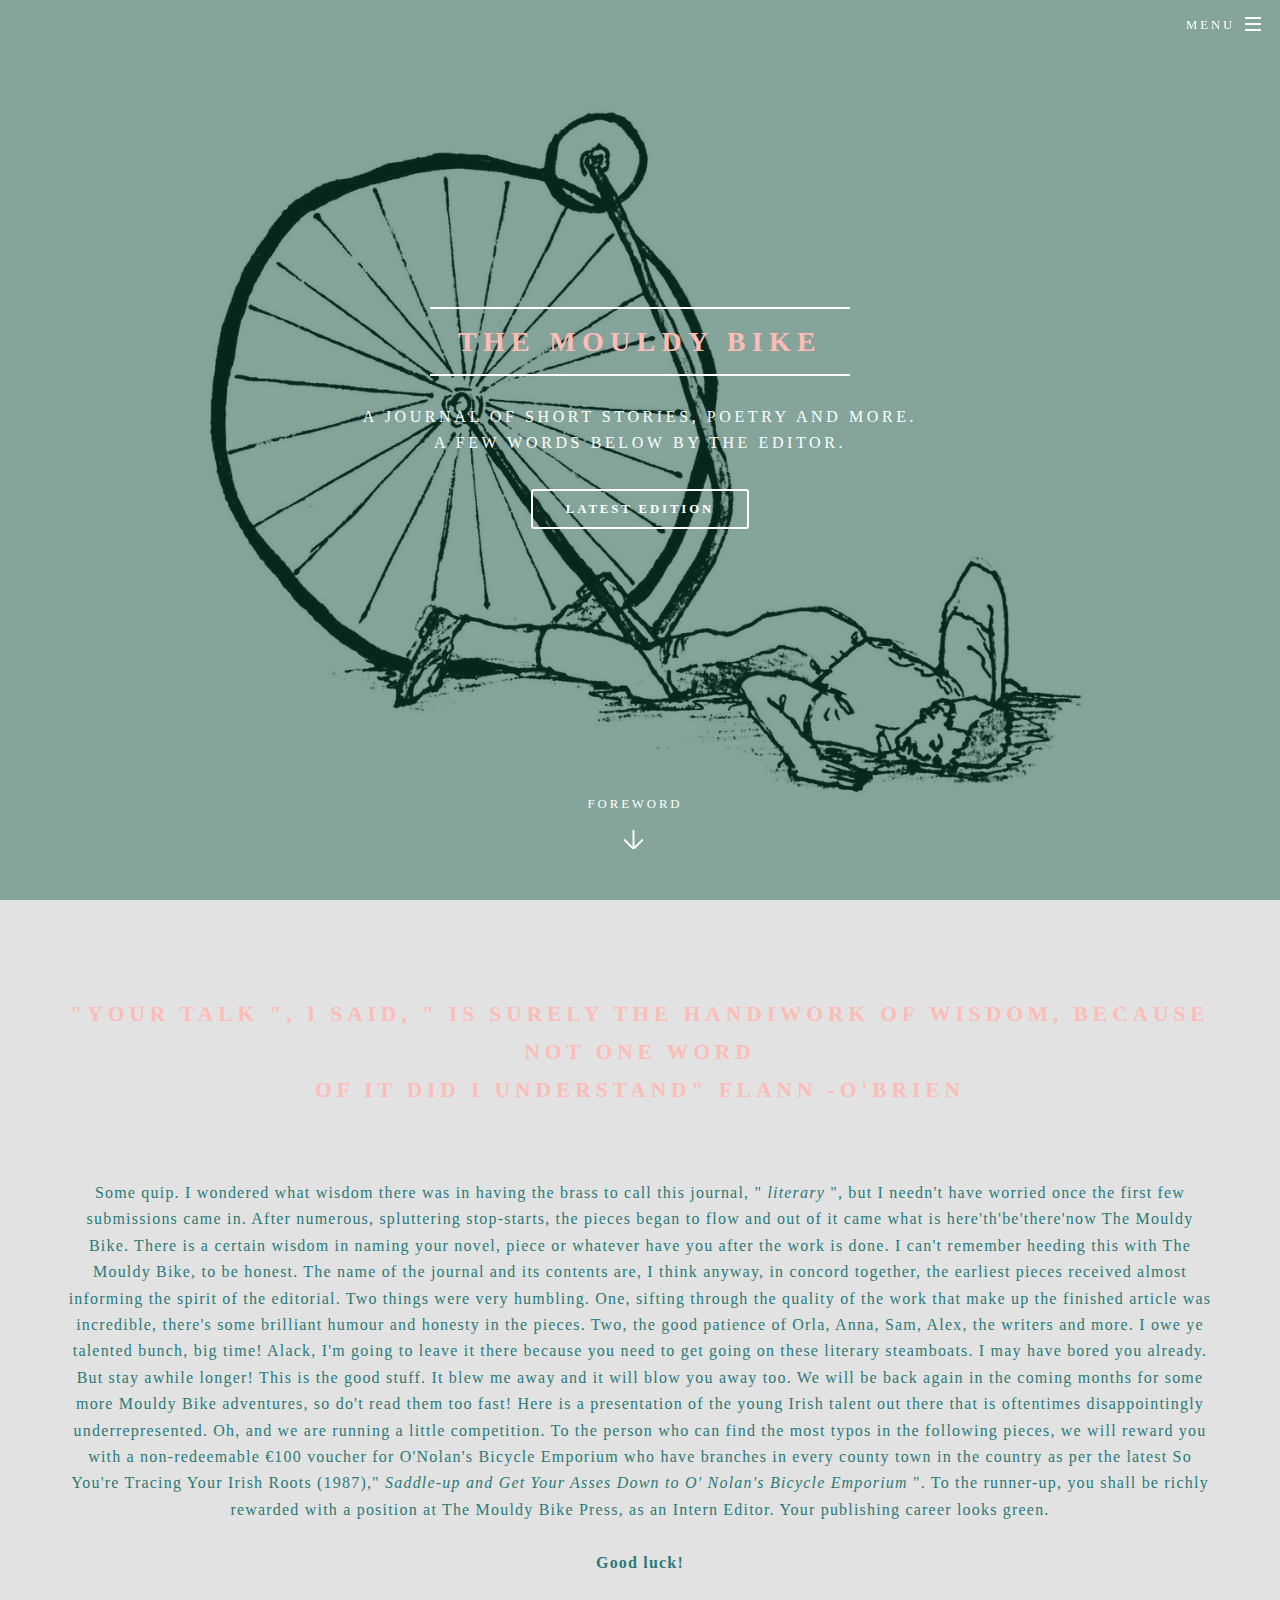
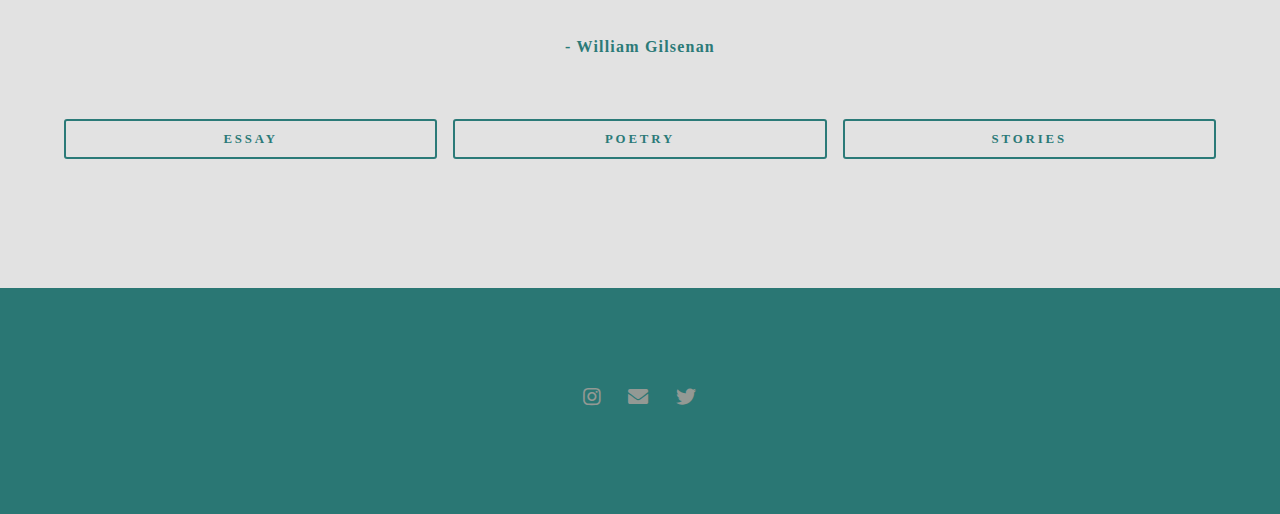
<file: index.html>
<!DOCTYPE HTML>
<!--
	Spectral by HTML5 UP
	html5up.net | @ajlkn
	Free for personal and commercial use under the CCA 3.0 license (html5up.net/license)
-->
<html>

<head>
  <title>The Mouldy Bike</title>
  <meta charset="utf-8" />
  <meta name="viewport" content="width=device-width, initial-scale=1, user-scalable=no" />
  <link rel="stylesheet" href="assets/css/main.css" />
  <noscript>
    <link rel="stylesheet" href="assets/css/noscript.css" /></noscript>
   <link rel="icon" href="images\bike.ico">
</head>

<body class="landing is-preload">

  <!-- Page Wrapper -->
  <div id="page-wrapper">

    <!-- Header -->
    <header id="header" class="alt">
      <h1><a href="index.html">The Mouldy Bike</a></h1>
      <nav id="nav">
        <ul>
          <li class="special">
            <a href="#menu" class="menuToggle"><span>Menu</span></a>
            <div id="menu">
              <ul>
                <li><a href="index.html">Home</a></li>
                <li><a href="walker.html">Short Stories</a></li>
                <li><a href="playdates.html">Poetry</a></li>
                <li><a href="iwillarise.html">Essay</a></li>
                

              </ul>
            </div>
          </li>
        </ul>
      </nav>
    </header>

    <!-- Banner -->
    <section id="banner">
      <div class="inner">

        <h2>The Mouldy Bike</h2>
        <p>A Journal of Short Stories, Poetry and More.<br />
             A few words below by the editor.<br /> </p>
        <ul class="actions special">
          <li>
            <form method="get" action="issues/NewPdf.pdf">
              <button type="submit">Latest Edition</button>
            </form>


          </li>
        </ul>
      </div>
      <a href="#one" class="more scrolly">Foreword</a>
    </section>

    <!-- One -->
    <section id="one" class="wrapper style1 special">
      <div class="inner">
        <header class="major">
          <h2>&quot;Your talk &quot;, I said, &quot; is surely the handiwork of wisdom, because not one word </br>
              of it did I understand&quot; Flann -O&apos;Brien </h2>

               &nbsp;&nbsp;

               &nbsp;&nbsp;



          <p>
            Some quip. I wondered what wisdom there was in having the brass
            to call this journal, &quot; <i>literary</i> &quot;, but I needn&apos;t have worried once the first few
            submissions came in. After numerous, spluttering stop-starts, the pieces began
            to flow and out of it came what is here&apos;th&apos;be&apos;there&apos;now The Mouldy Bike.
            There is a certain wisdom in naming your novel, piece or whatever have you after the work is done.
            I can&apos;t remember heeding this with The Mouldy Bike, to be honest. The name of the journal and
            its contents are, I think anyway, in concord together, the earliest pieces received almost informing the spirit of the editorial.
            Two things were very humbling. One, sifting through the quality of the work that make up the finished article was incredible,
            there&apos;s some brilliant humour and honesty in the pieces. Two, the good patience of Orla, Anna, Sam, Alex, the writers and more. I owe ye talented bunch,
            big time! Alack, I&apos;m going to leave it there because you need to get going on these literary steamboats.
            I may have bored you already. But stay awhile longer! This is the good stuff. It blew me away and it will blow you away too.
            We will be back again in the coming months for some more Mouldy Bike adventures, so do&apos;t read them too fast! Here is a presentation of
            the young Irish talent out there that is oftentimes disappointingly underrepresented. Oh, and we are running a little competition.
            To the person who can find the most typos in the following pieces, we will reward you with a non-redeemable €100 voucher for O&apos;Nolan&apos;s Bicycle Emporium who have branches in every county town in the country as per the latest
            So You&apos;re Tracing Your Irish Roots (1987),&quot <i> Saddle-up and Get Your Asses Down to O&apos;
              Nolan&apos;s Bicycle Emporium</i> &quot. To the runner-up, you shall be richly rewarded with a position at The Mouldy Bike Press, as an Intern Editor. Your publishing career looks green.
              <br>
</br><b> Good luck!</b> </p>
&nbsp;&nbsp;
&nbsp;&nbsp;
&nbsp;&nbsp;

&nbsp;&nbsp;
</br><b> - William Gilsenan </b> </p>

&nbsp;&nbsp;




<ul class="actions fit">
  <li><a href="iwillarise.html" class="button fit">Essay</a></li>
  <li><a href="playdates.html" class="button fit">Poetry</a></li>
  <li><a href="walker.html" class="button fit">Stories</a></li>
</ul>

      </div>
    </section>




    <!-- CTA -->


    <!-- Footer -->
    <footer id="footer">
      <ul class="icons">

        <li><a href=https://www.instagram.com/themouldybike/?hl=en class="icon brands fa-instagram"><span class="label">Instagram</span></a></li>

        <li><a href="mailto:themouldybike@gmail.com" class="icon solid fa-envelope"><span class="label">themouldy</span></a></li>
        <li><a href="https://twitter.com/themouldybike" class="icon brands fa-twitter"><span class="label">Twitter</span></a></li>



      </ul>

    </footer>



  <!-- Scripts -->
  <script src="assets/js/jquery.min.js"></script>
  <script src="assets/js/jquery.scrollex.min.js"></script>
  <script src="assets/js/jquery.scrolly.min.js"></script>
  <script src="assets/js/browser.min.js"></script>
  <script src="assets/js/breakpoints.min.js"></script>
  <script src="assets/js/util.js"></script>
  <script src="assets/js/main.js"></script>

</body>

</html>
</file>
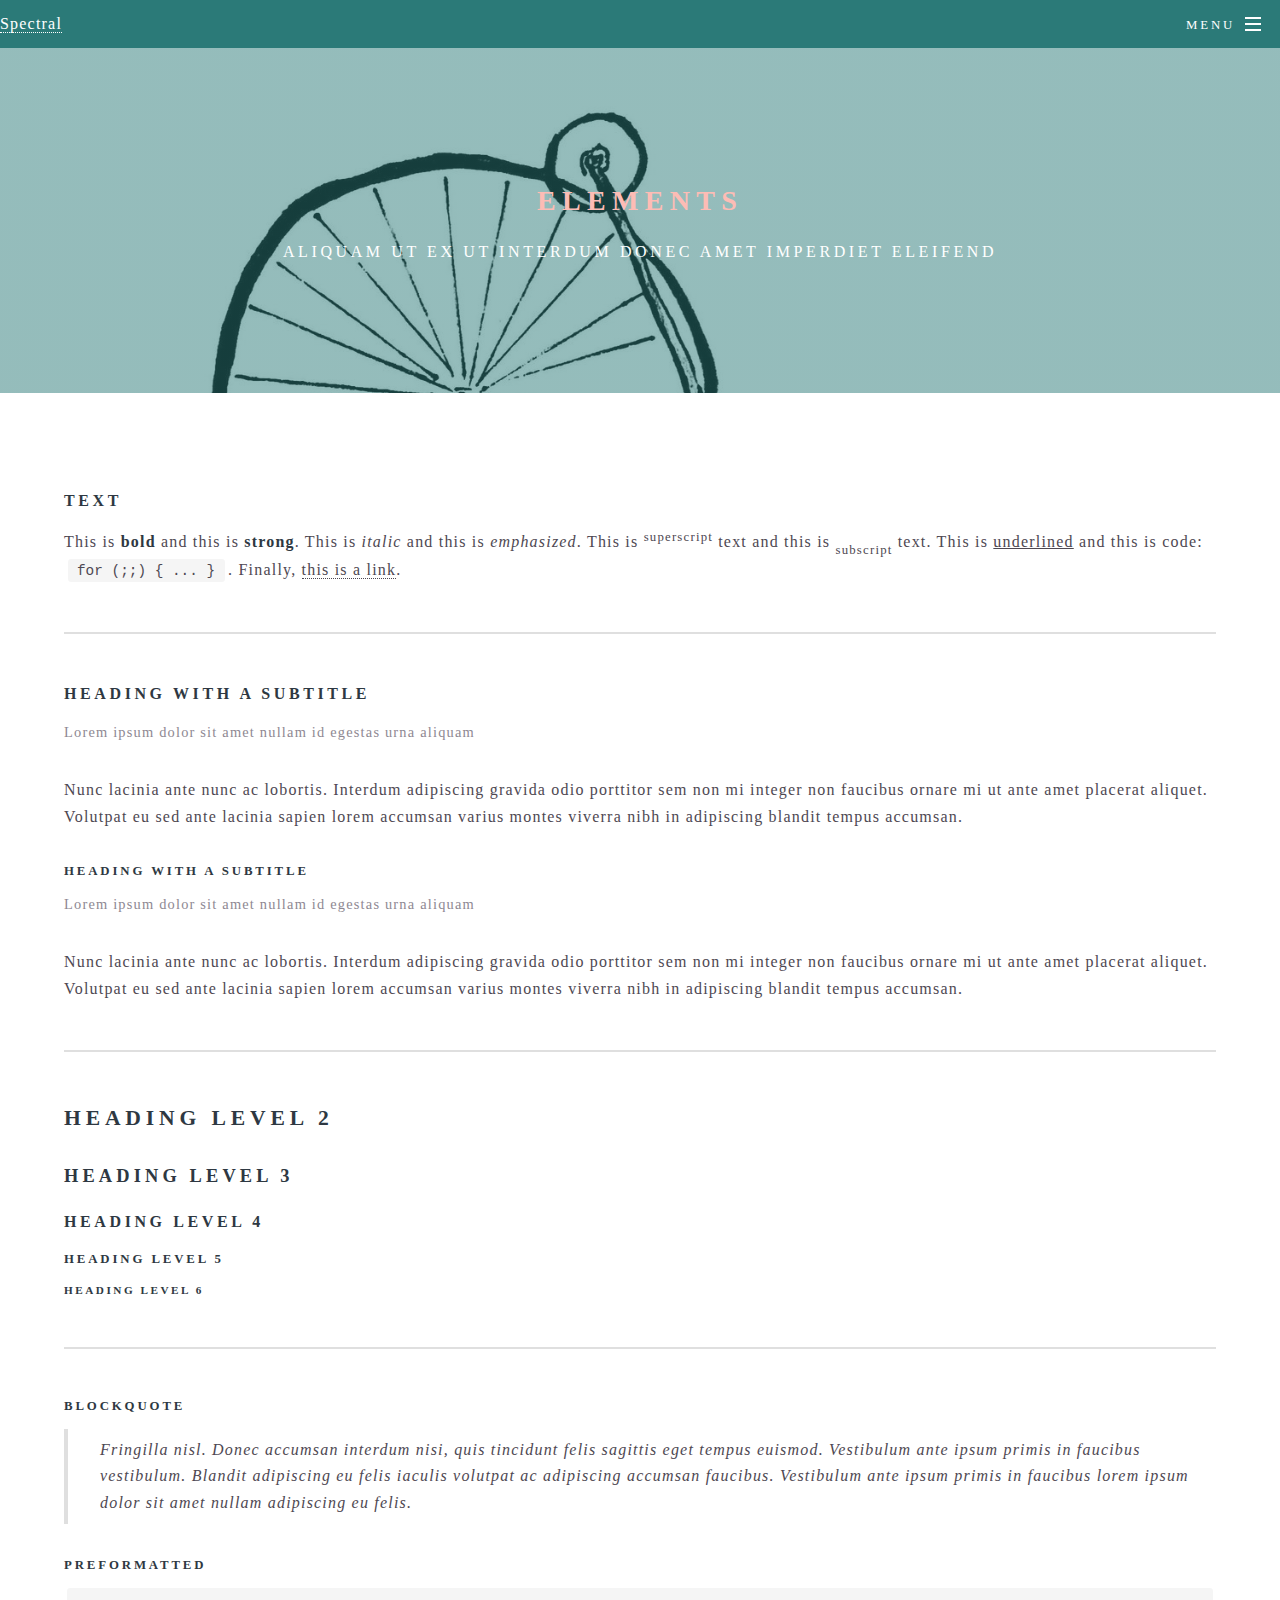
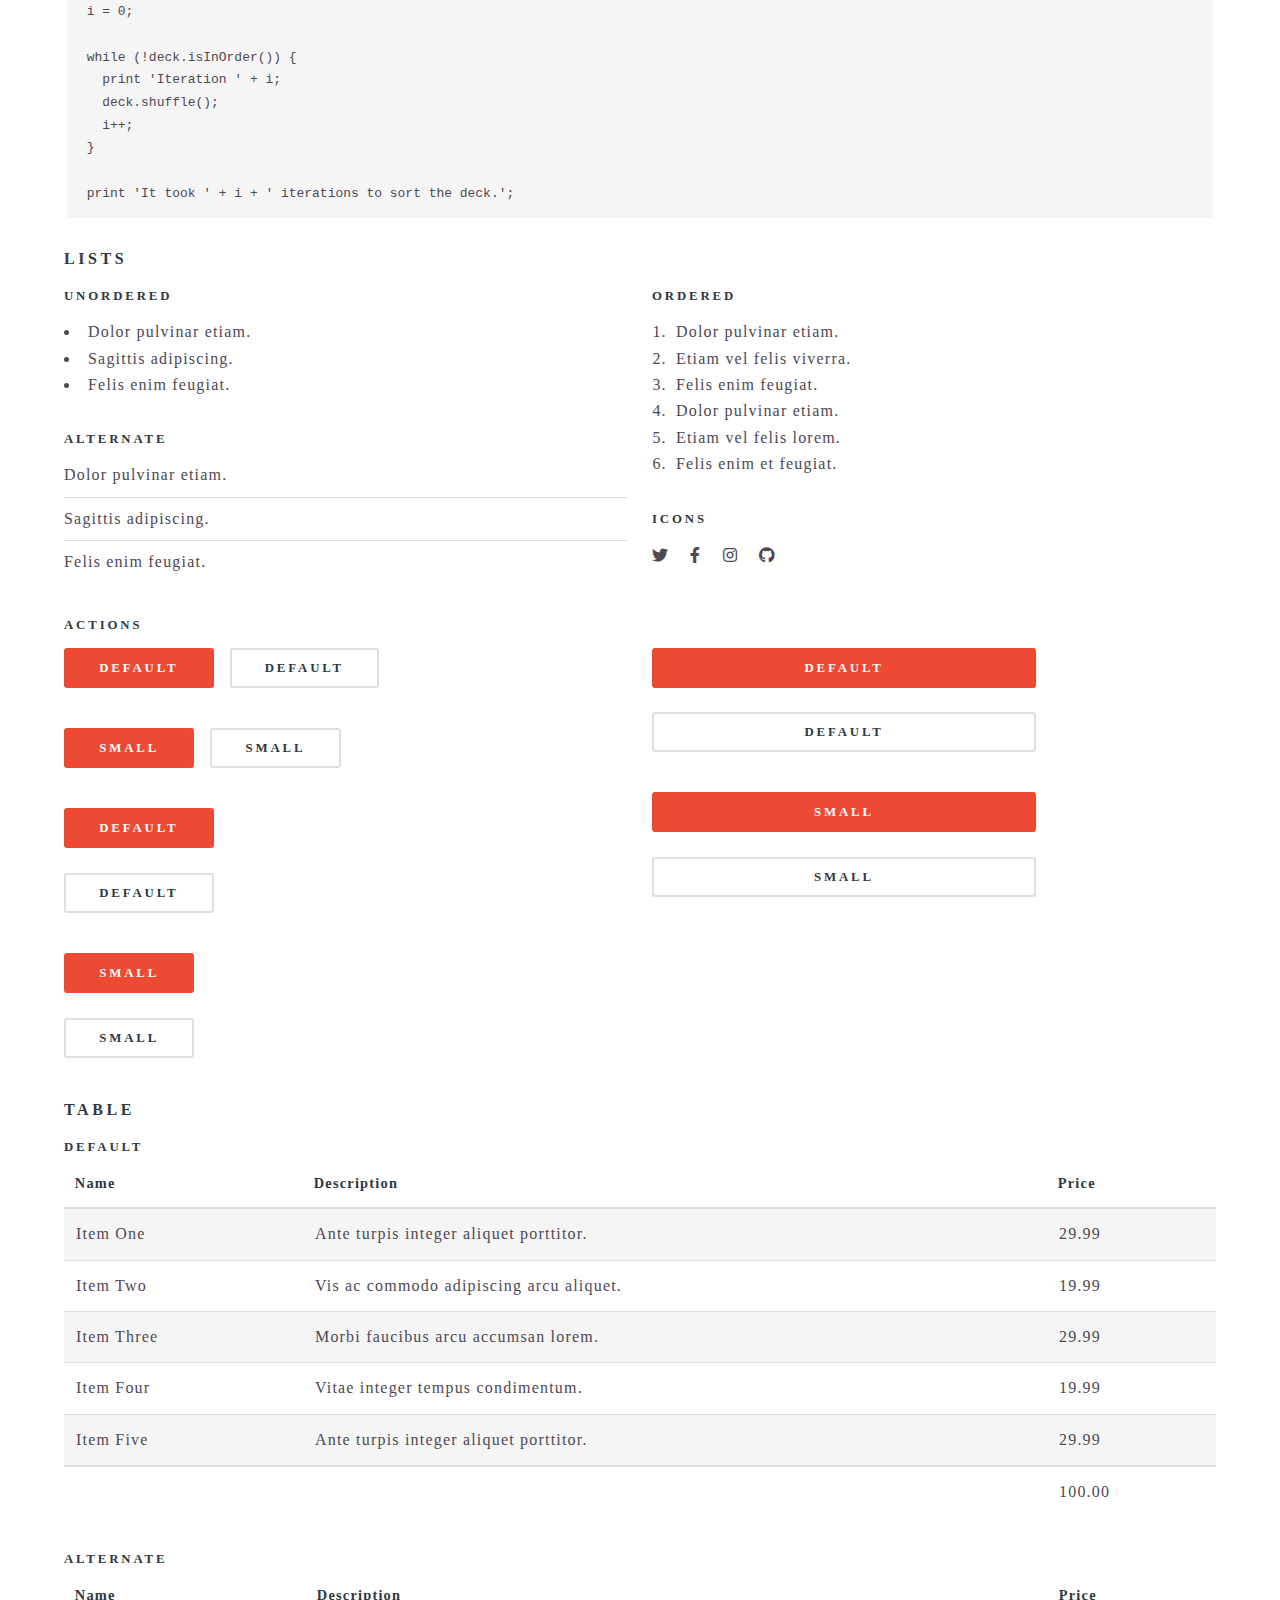
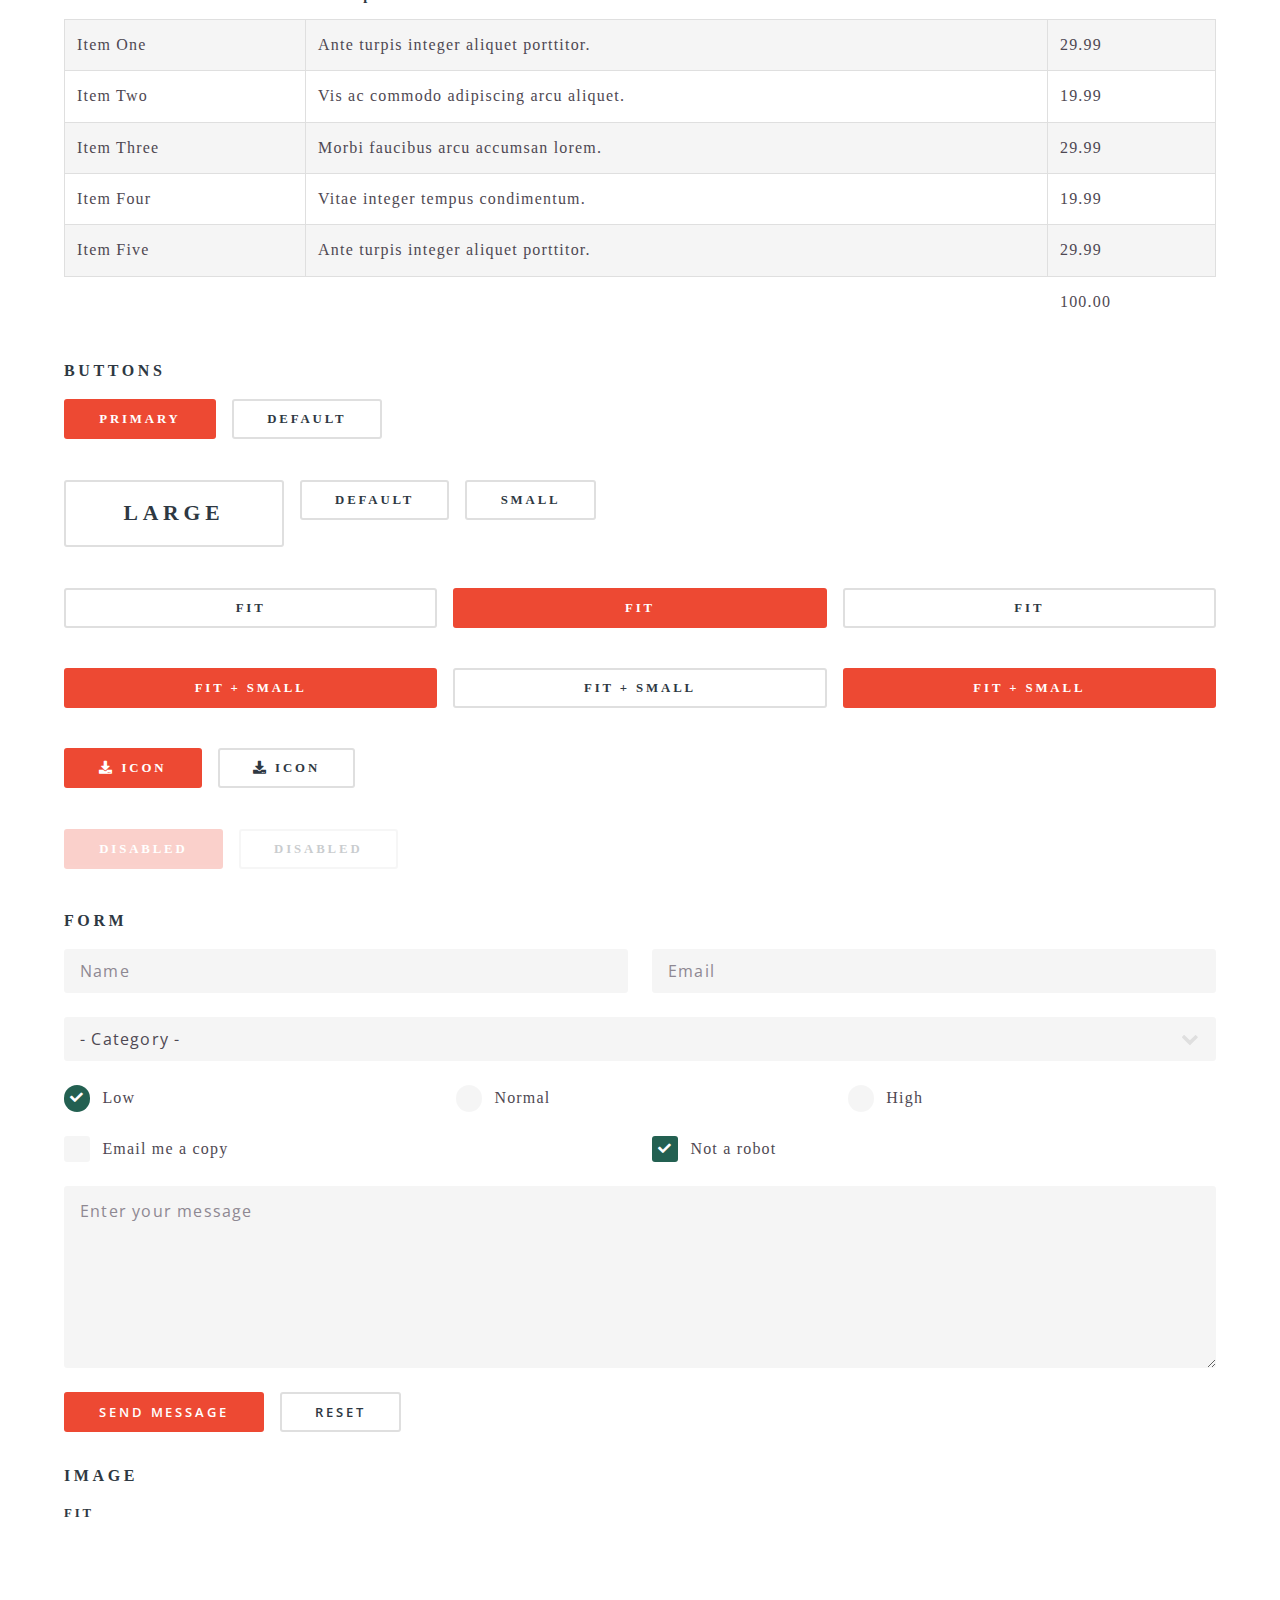
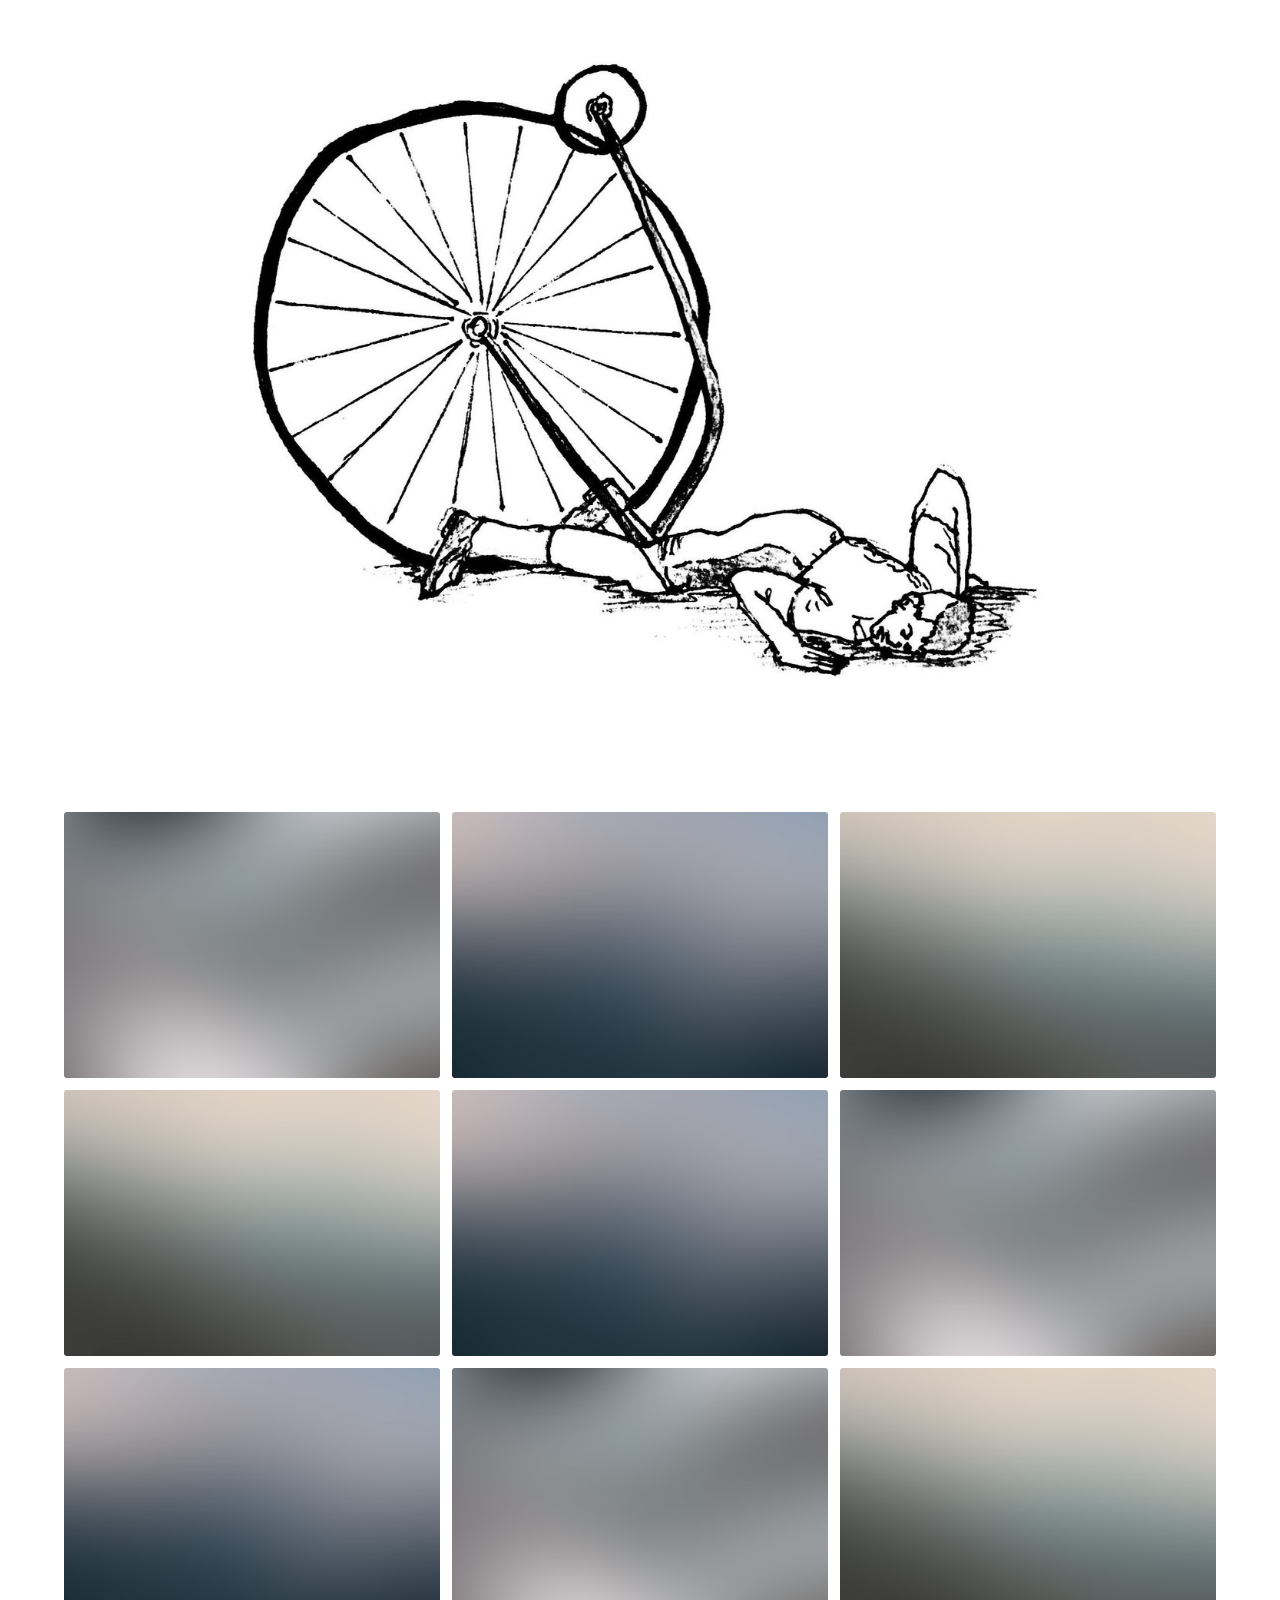
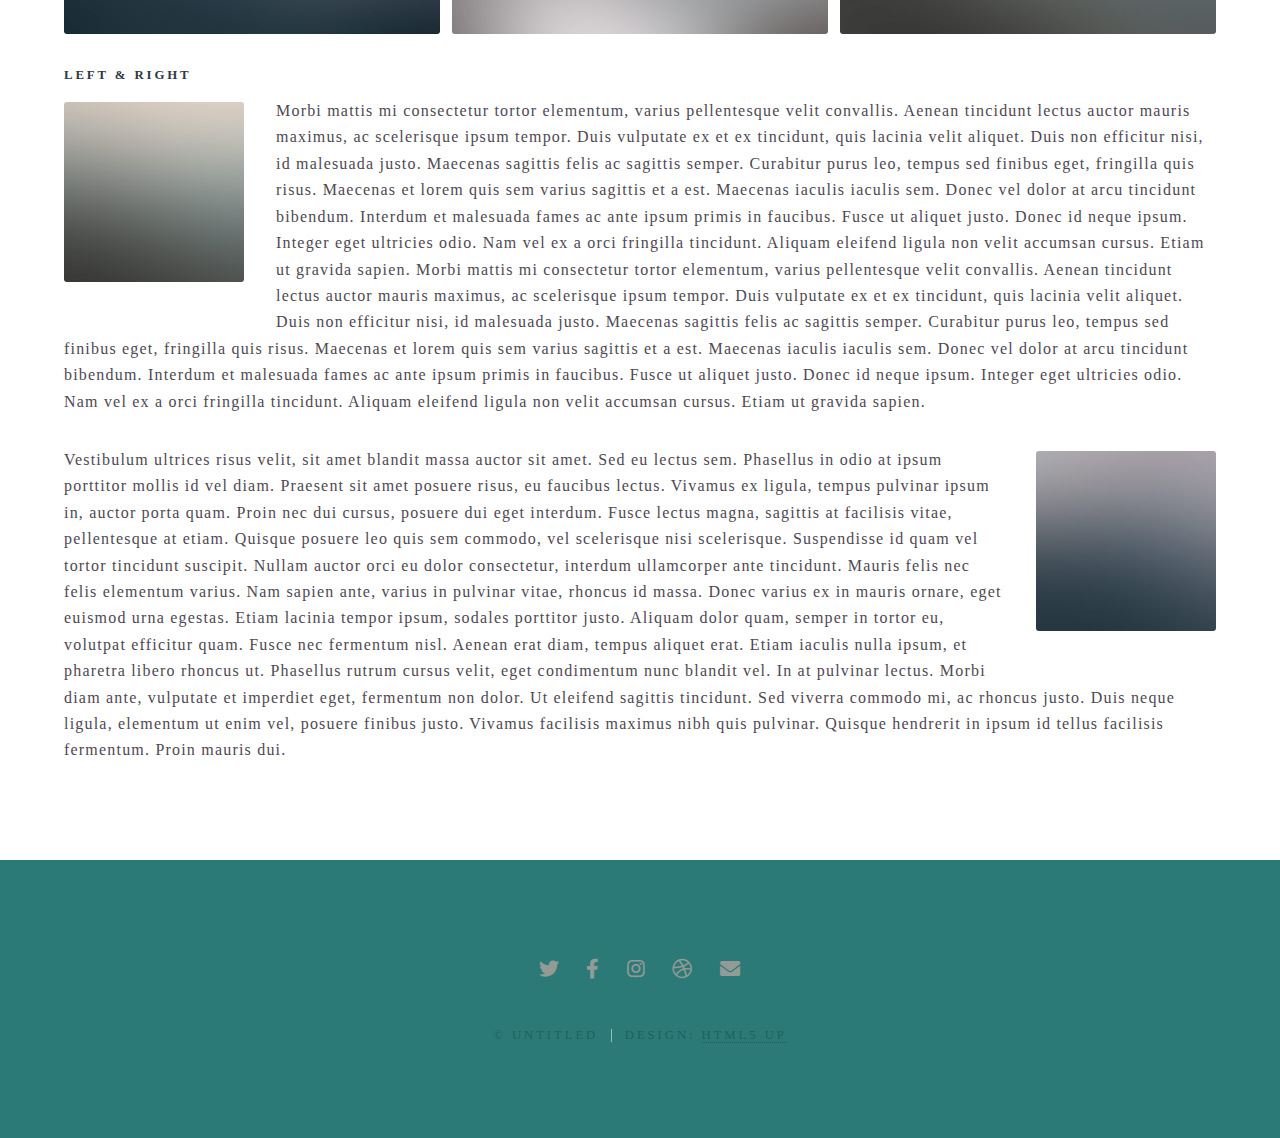
<file: elements.html>
<!DOCTYPE HTML>
<!--
	Spectral by HTML5 UP
	html5up.net | @ajlkn
	Free for personal and commercial use under the CCA 3.0 license (html5up.net/license)
-->
<html>
	<head>
		<title>Elements - Spectral by HTML5 UP</title>
		<meta charset="utf-8" />
		<meta name="viewport" content="width=device-width, initial-scale=1, user-scalable=no" />
		<link rel="stylesheet" href="assets/css/main.css" />
		<noscript><link rel="stylesheet" href="assets/css/noscript.css" /></noscript>
	</head>
	<body class="is-preload">

		<!-- Page Wrapper -->
			<div id="page-wrapper">

				<!-- Header -->
					<header id="header"
						<h1><a href="index.html">Spectral</a></h1>
						<nav id="nav">
							<ul>
								<li class="special">
									<a href="#menu" class="menuToggle"><span>Menu</span></a>
									<div id="menu">
										<ul>
											<li><a href="index.html">Home</a></li>
											<li><a href="generic.html">Generic</a></li>
											<li><a href="elements.html">Elements</a></li>
											<li><a href="#">Sign Up</a></li>
											<li><a href="#">Log In</a></li>
										</ul>
									</div>
								</li>
							</ul>
						</nav>
					</header>

				<!-- Main -->
					<article id="main">
						<header>
							<h2>Elements</h2>
							<p>Aliquam ut ex ut interdum donec amet imperdiet eleifend</p>
						</header>
						<section class="wrapper style5">
							<div class="inner">

								<section>
									<h4>Text</h4>
									<p>This is <b>bold</b> and this is <strong>strong</strong>. This is <i>italic</i> and this is <em>emphasized</em>.
									This is <sup>superscript</sup> text and this is <sub>subscript</sub> text.
									This is <u>underlined</u> and this is code: <code>for (;;) { ... }</code>. Finally, <a href="#">this is a link</a>.</p>
									<hr />
									<header>
										<h4>Heading with a Subtitle</h4>
										<p>Lorem ipsum dolor sit amet nullam id egestas urna aliquam</p>
									</header>
									<p>Nunc lacinia ante nunc ac lobortis. Interdum adipiscing gravida odio porttitor sem non mi integer non faucibus ornare mi ut ante amet placerat aliquet. Volutpat eu sed ante lacinia sapien lorem accumsan varius montes viverra nibh in adipiscing blandit tempus accumsan.</p>
									<header>
										<h5>Heading with a Subtitle</h5>
										<p>Lorem ipsum dolor sit amet nullam id egestas urna aliquam</p>
									</header>
									<p>Nunc lacinia ante nunc ac lobortis. Interdum adipiscing gravida odio porttitor sem non mi integer non faucibus ornare mi ut ante amet placerat aliquet. Volutpat eu sed ante lacinia sapien lorem accumsan varius montes viverra nibh in adipiscing blandit tempus accumsan.</p>
									<hr />
									<h2>Heading Level 2</h2>
									<h3>Heading Level 3</h3>
									<h4>Heading Level 4</h4>
									<h5>Heading Level 5</h5>
									<h6>Heading Level 6</h6>
									<hr />
									<h5>Blockquote</h5>
									<blockquote>Fringilla nisl. Donec accumsan interdum nisi, quis tincidunt felis sagittis eget tempus euismod. Vestibulum ante ipsum primis in faucibus vestibulum. Blandit adipiscing eu felis iaculis volutpat ac adipiscing accumsan faucibus. Vestibulum ante ipsum primis in faucibus lorem ipsum dolor sit amet nullam adipiscing eu felis.</blockquote>
									<h5>Preformatted</h5>
									<pre><code>i = 0;

while (!deck.isInOrder()) {
  print 'Iteration ' + i;
  deck.shuffle();
  i++;
}

print 'It took ' + i + ' iterations to sort the deck.';</code></pre>
								</section>

								<section>
									<h4>Lists</h4>
									<div class="row">
										<div class="col-6 col-12-medium">
											<h5>Unordered</h5>
											<ul>
												<li>Dolor pulvinar etiam.</li>
												<li>Sagittis adipiscing.</li>
												<li>Felis enim feugiat.</li>
											</ul>
											<h5>Alternate</h5>
											<ul class="alt">
												<li>Dolor pulvinar etiam.</li>
												<li>Sagittis adipiscing.</li>
												<li>Felis enim feugiat.</li>
											</ul>
										</div>
										<div class="col-6 col-12-medium">
											<h5>Ordered</h5>
											<ol>
												<li>Dolor pulvinar etiam.</li>
												<li>Etiam vel felis viverra.</li>
												<li>Felis enim feugiat.</li>
												<li>Dolor pulvinar etiam.</li>
												<li>Etiam vel felis lorem.</li>
												<li>Felis enim et feugiat.</li>
											</ol>
											<h5>Icons</h5>
											<ul class="icons">
												<li><a href="#" class="icon brands fa-twitter"><span class="label">Twitter</span></a></li>
												<li><a href="#" class="icon brands fa-facebook-f"><span class="label">Facebook</span></a></li>
												<li><a href="#" class="icon brands fa-instagram"><span class="label">Instagram</span></a></li>
												<li><a href="#" class="icon brands fa-github"><span class="label">Github</span></a></li>
											</ul>
										</div>
									</div>
									<h5>Actions</h5>
									<div class="row">
										<div class="col-6 col-12-medium">
											<ul class="actions">
												<li><a href="#" class="button primary">Default</a></li>
												<li><a href="#" class="button">Default</a></li>
											</ul>
											<ul class="actions small">
												<li><a href="#" class="button primary small">Small</a></li>
												<li><a href="#" class="button small">Small</a></li>
											</ul>
											<ul class="actions stacked">
												<li><a href="#" class="button primary">Default</a></li>
												<li><a href="#" class="button">Default</a></li>
											</ul>
											<ul class="actions stacked">
												<li><a href="#" class="button primary small">Small</a></li>
												<li><a href="#" class="button small">Small</a></li>
											</ul>
										</div>
										<div class="col-6 col-12-medium">
											<ul class="actions stacked">
												<li><a href="#" class="button primary fit">Default</a></li>
												<li><a href="#" class="button fit">Default</a></li>
											</ul>
											<ul class="actions stacked">
												<li><a href="#" class="button primary small fit">Small</a></li>
												<li><a href="#" class="button small fit">Small</a></li>
											</ul>
										</div>
									</div>
								</section>

								<section>
									<h4>Table</h4>
									<h5>Default</h5>
									<div class="table-wrapper">
										<table>
											<thead>
												<tr>
													<th>Name</th>
													<th>Description</th>
													<th>Price</th>
												</tr>
											</thead>
											<tbody>
												<tr>
													<td>Item One</td>
													<td>Ante turpis integer aliquet porttitor.</td>
													<td>29.99</td>
												</tr>
												<tr>
													<td>Item Two</td>
													<td>Vis ac commodo adipiscing arcu aliquet.</td>
													<td>19.99</td>
												</tr>
												<tr>
													<td>Item Three</td>
													<td> Morbi faucibus arcu accumsan lorem.</td>
													<td>29.99</td>
												</tr>
												<tr>
													<td>Item Four</td>
													<td>Vitae integer tempus condimentum.</td>
													<td>19.99</td>
												</tr>
												<tr>
													<td>Item Five</td>
													<td>Ante turpis integer aliquet porttitor.</td>
													<td>29.99</td>
												</tr>
											</tbody>
											<tfoot>
												<tr>
													<td colspan="2"></td>
													<td>100.00</td>
												</tr>
											</tfoot>
										</table>
									</div>

									<h5>Alternate</h5>
									<div class="table-wrapper">
										<table class="alt">
											<thead>
												<tr>
													<th>Name</th>
													<th>Description</th>
													<th>Price</th>
												</tr>
											</thead>
											<tbody>
												<tr>
													<td>Item One</td>
													<td>Ante turpis integer aliquet porttitor.</td>
													<td>29.99</td>
												</tr>
												<tr>
													<td>Item Two</td>
													<td>Vis ac commodo adipiscing arcu aliquet.</td>
													<td>19.99</td>
												</tr>
												<tr>
													<td>Item Three</td>
													<td> Morbi faucibus arcu accumsan lorem.</td>
													<td>29.99</td>
												</tr>
												<tr>
													<td>Item Four</td>
													<td>Vitae integer tempus condimentum.</td>
													<td>19.99</td>
												</tr>
												<tr>
													<td>Item Five</td>
													<td>Ante turpis integer aliquet porttitor.</td>
													<td>29.99</td>
												</tr>
											</tbody>
											<tfoot>
												<tr>
													<td colspan="2"></td>
													<td>100.00</td>
												</tr>
											</tfoot>
										</table>
									</div>
								</section>

								<section>
									<h4>Buttons</h4>
									<ul class="actions">
										<li><a href="#" class="button primary">Primary</a></li>
										<li><a href="#" class="button">Default</a></li>
									</ul>
									<ul class="actions">
										<li><a href="#" class="button large">Large</a></li>
										<li><a href="#" class="button">Default</a></li>
										<li><a href="#" class="button small">Small</a></li>
									</ul>
									<ul class="actions fit">
										<li><a href="#" class="button fit">Fit</a></li>
										<li><a href="#" class="button primary fit">Fit</a></li>
										<li><a href="#" class="button fit">Fit</a></li>
									</ul>
									<ul class="actions fit small">
										<li><a href="#" class="button primary fit small">Fit + Small</a></li>
										<li><a href="#" class="button fit small">Fit + Small</a></li>
										<li><a href="#" class="button primary fit small">Fit + Small</a></li>
									</ul>
									<ul class="actions">
										<li><a href="#" class="button primary icon solid fa-download">Icon</a></li>
										<li><a href="#" class="button icon solid fa-download">Icon</a></li>
									</ul>
									<ul class="actions">
										<li><span class="button primary disabled">Disabled</span></li>
										<li><span class="button disabled">Disabled</span></li>
									</ul>
								</section>

								<section>
									<h4>Form</h4>
									<form method="post" action="#">
										<div class="row gtr-uniform">
											<div class="col-6 col-12-xsmall">
												<input type="text" name="demo-name" id="demo-name" value="" placeholder="Name" />
											</div>
											<div class="col-6 col-12-xsmall">
												<input type="email" name="demo-email" id="demo-email" value="" placeholder="Email" />
											</div>
											<div class="col-12">
												<select name="demo-category" id="demo-category">
													<option value="">- Category -</option>
													<option value="1">Manufacturing</option>
													<option value="1">Shipping</option>
													<option value="1">Administration</option>
													<option value="1">Human Resources</option>
												</select>
											</div>
											<div class="col-4 col-12-small">
												<input type="radio" id="demo-priority-low" name="demo-priority" checked>
												<label for="demo-priority-low">Low</label>
											</div>
											<div class="col-4 col-12-small">
												<input type="radio" id="demo-priority-normal" name="demo-priority">
												<label for="demo-priority-normal">Normal</label>
											</div>
											<div class="col-4 col-12-small">
												<input type="radio" id="demo-priority-high" name="demo-priority">
												<label for="demo-priority-high">High</label>
											</div>
											<div class="col-6 col-12-small">
												<input type="checkbox" id="demo-copy" name="demo-copy">
												<label for="demo-copy">Email me a copy</label>
											</div>
											<div class="col-6 col-12-small">
												<input type="checkbox" id="demo-human" name="demo-human" checked>
												<label for="demo-human">Not a robot</label>
											</div>
											<div class="col-12">
												<textarea name="demo-message" id="demo-message" placeholder="Enter your message" rows="6"></textarea>
											</div>
											<div class="col-12">
												<ul class="actions">
													<li><input type="submit" value="Send Message" class="primary" /></li>
													<li><input type="reset" value="Reset" /></li>
												</ul>
											</div>
										</div>
									</form>
								</section>

								<section>
									<h4>Image</h4>
									<h5>Fit</h5>
									<div class="box alt">
										<div class="row gtr-50 gtr-uniform">
											<div class="col-12"><span class="image fit"><img src="images/banner.jpg" alt="" /></span></div>
											<div class="col-4"><span class="image fit"><img src="images/pic01.jpg" alt="" /></span></div>
											<div class="col-4"><span class="image fit"><img src="images/pic02.jpg" alt="" /></span></div>
											<div class="col-4"><span class="image fit"><img src="images/pic03.jpg" alt="" /></span></div>
											<div class="col-4"><span class="image fit"><img src="images/pic03.jpg" alt="" /></span></div>
											<div class="col-4"><span class="image fit"><img src="images/pic02.jpg" alt="" /></span></div>
											<div class="col-4"><span class="image fit"><img src="images/pic01.jpg" alt="" /></span></div>
											<div class="col-4"><span class="image fit"><img src="images/pic02.jpg" alt="" /></span></div>
											<div class="col-4"><span class="image fit"><img src="images/pic01.jpg" alt="" /></span></div>
											<div class="col-4"><span class="image fit"><img src="images/pic03.jpg" alt="" /></span></div>
										</div>
									</div>
									<h5>Left &amp; Right</h5>
									<p><span class="image left"><img src="images/pic04.jpg" alt="" /></span>Morbi mattis mi consectetur tortor elementum, varius pellentesque velit convallis. Aenean tincidunt lectus auctor mauris maximus, ac scelerisque ipsum tempor. Duis vulputate ex et ex tincidunt, quis lacinia velit aliquet. Duis non efficitur nisi, id malesuada justo. Maecenas sagittis felis ac sagittis semper. Curabitur purus leo, tempus sed finibus eget, fringilla quis risus. Maecenas et lorem quis sem varius sagittis et a est. Maecenas iaculis iaculis sem. Donec vel dolor at arcu tincidunt bibendum. Interdum et malesuada fames ac ante ipsum primis in faucibus. Fusce ut aliquet justo. Donec id neque ipsum. Integer eget ultricies odio. Nam vel ex a orci fringilla tincidunt. Aliquam eleifend ligula non velit accumsan cursus. Etiam ut gravida sapien. Morbi mattis mi consectetur tortor elementum, varius pellentesque velit convallis. Aenean tincidunt lectus auctor mauris maximus, ac scelerisque ipsum tempor. Duis vulputate ex et ex tincidunt, quis lacinia velit aliquet. Duis non efficitur nisi, id malesuada justo. Maecenas sagittis felis ac sagittis semper. Curabitur purus leo, tempus sed finibus eget, fringilla quis risus. Maecenas et lorem quis sem varius sagittis et a est. Maecenas iaculis iaculis sem. Donec vel dolor at arcu tincidunt bibendum. Interdum et malesuada fames ac ante ipsum primis in faucibus. Fusce ut aliquet justo. Donec id neque ipsum. Integer eget ultricies odio. Nam vel ex a orci fringilla tincidunt. Aliquam eleifend ligula non velit accumsan cursus. Etiam ut gravida sapien.</p>
									<p><span class="image right"><img src="images/pic05.jpg" alt="" /></span>Vestibulum ultrices risus velit, sit amet blandit massa auctor sit amet. Sed eu lectus sem. Phasellus in odio at ipsum porttitor mollis id vel diam. Praesent sit amet posuere risus, eu faucibus lectus. Vivamus ex ligula, tempus pulvinar ipsum in, auctor porta quam. Proin nec dui cursus, posuere dui eget interdum. Fusce lectus magna, sagittis at facilisis vitae, pellentesque at etiam. Quisque posuere leo quis sem commodo, vel scelerisque nisi scelerisque. Suspendisse id quam vel tortor tincidunt suscipit. Nullam auctor orci eu dolor consectetur, interdum ullamcorper ante tincidunt. Mauris felis nec felis elementum varius. Nam sapien ante, varius in pulvinar vitae, rhoncus id massa. Donec varius ex in mauris ornare, eget euismod urna egestas. Etiam lacinia tempor ipsum, sodales porttitor justo. Aliquam dolor quam, semper in tortor eu, volutpat efficitur quam. Fusce nec fermentum nisl. Aenean erat diam, tempus aliquet erat. Etiam iaculis nulla ipsum, et pharetra libero rhoncus ut. Phasellus rutrum cursus velit, eget condimentum nunc blandit vel. In at pulvinar lectus. Morbi diam ante, vulputate et imperdiet eget, fermentum non dolor. Ut eleifend sagittis tincidunt. Sed viverra commodo mi, ac rhoncus justo. Duis neque ligula, elementum ut enim vel, posuere finibus justo. Vivamus facilisis maximus nibh quis pulvinar. Quisque hendrerit in ipsum id tellus facilisis fermentum. Proin mauris dui.</p>
								</section>

							</div>
						</section>
					</article>

				<!-- Footer -->
					<footer id="footer">
						<ul class="icons">
							<li><a href="#" class="icon brands fa-twitter"><span class="label">Twitter</span></a></li>
							<li><a href="#" class="icon brands fa-facebook-f"><span class="label">Facebook</span></a></li>
							<li><a href="#" class="icon brands fa-instagram"><span class="label">Instagram</span></a></li>
							<li><a href="#" class="icon brands fa-dribbble"><span class="label">Dribbble</span></a></li>
							<li><a href="#" class="icon solid fa-envelope"><span class="label">Email</span></a></li>
						</ul>
						<ul class="copyright">
							<li>&copy; Untitled</li><li>Design: <a href="http://html5up.net">HTML5 UP</a></li>
						</ul>
					</footer>

			</div>

		<!-- Scripts -->
			<script src="assets/js/jquery.min.js"></script>
			<script src="assets/js/jquery.scrollex.min.js"></script>
			<script src="assets/js/jquery.scrolly.min.js"></script>
			<script src="assets/js/browser.min.js"></script>
			<script src="assets/js/breakpoints.min.js"></script>
			<script src="assets/js/util.js"></script>
			<script src="assets/js/main.js"></script>

	</body>
</html>
</file>
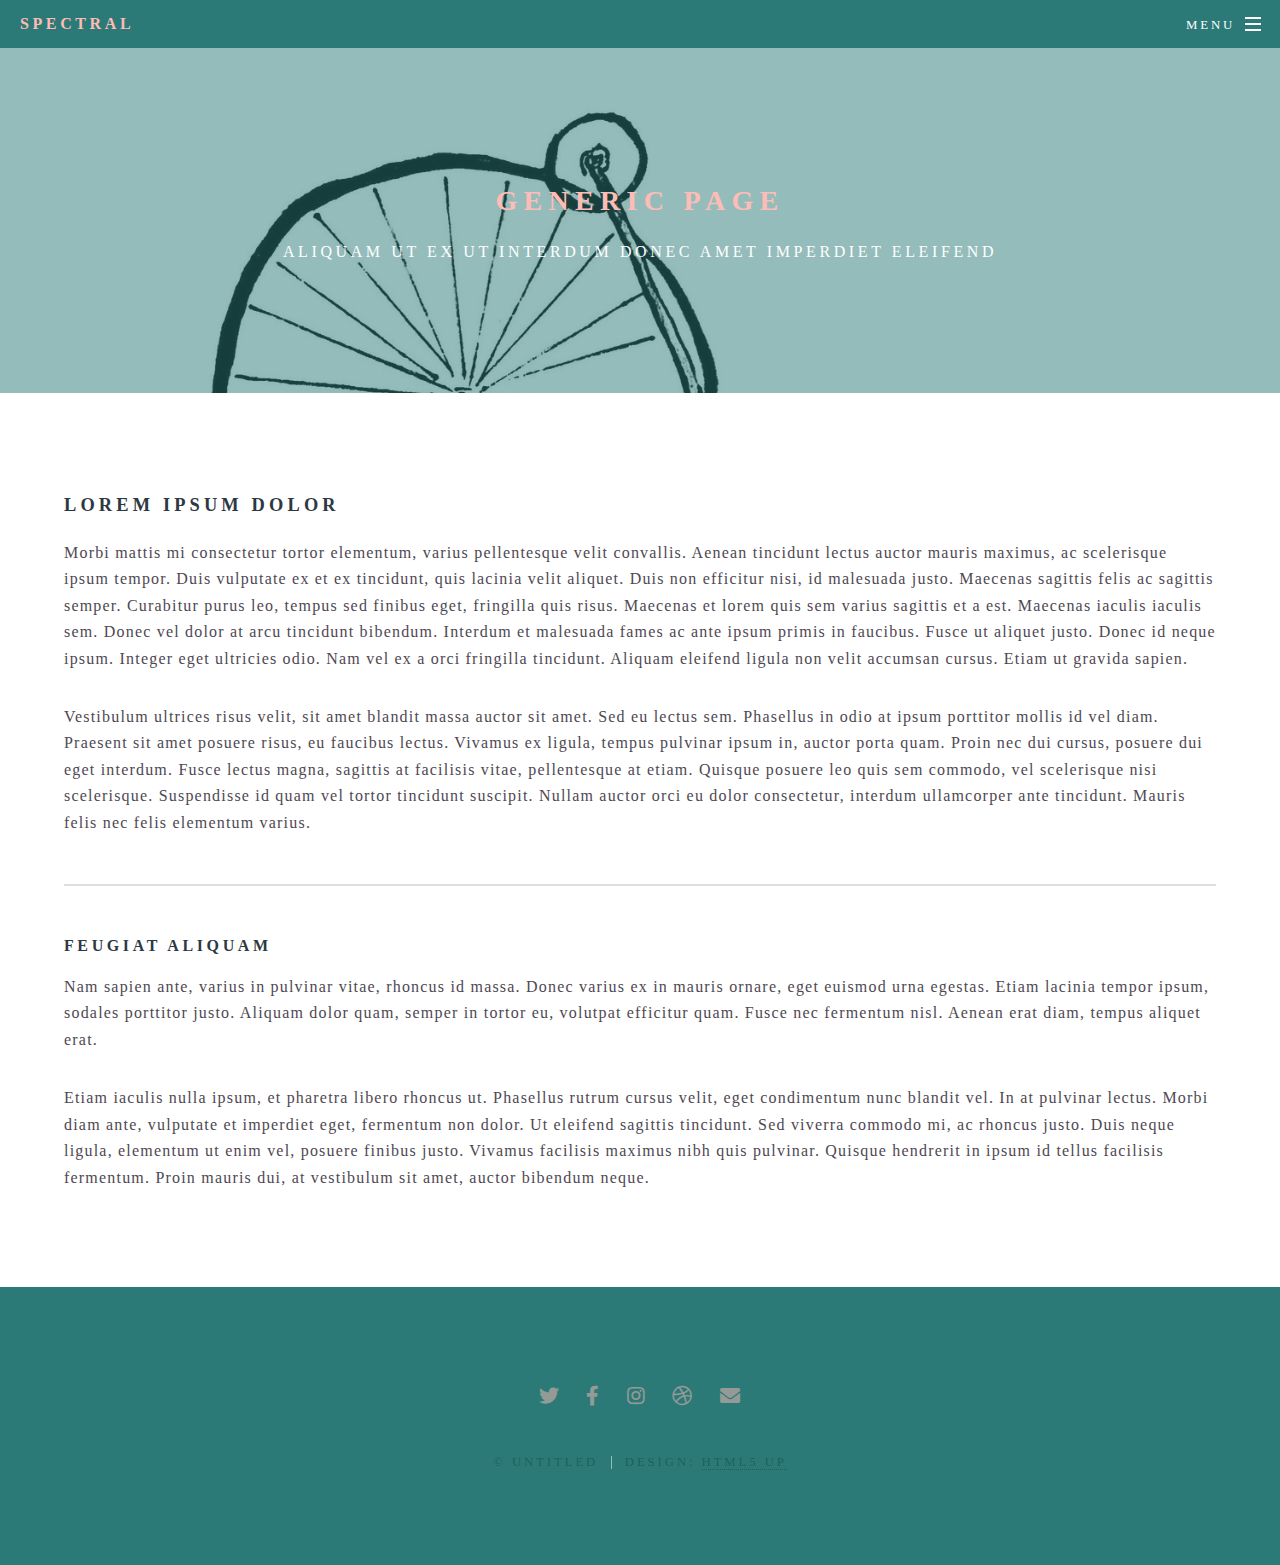
<file: generic.html>
<!DOCTYPE HTML>
<!--
	Spectral by HTML5 UP
	html5up.net | @ajlkn
	Free for personal and commercial use under the CCA 3.0 license (html5up.net/license)
-->
<html>
	<head>
		<title>Generic - Spectral by HTML5 UP</title>
		<meta charset="utf-8" />
		<meta name="viewport" content="width=device-width, initial-scale=1, user-scalable=no" />
		<link rel="stylesheet" href="assets/css/main.css" />
		<noscript><link rel="stylesheet" href="assets/css/noscript.css" /></noscript>
	</head>
	<body class="is-preload">

		<!-- Page Wrapper -->
			<div id="page-wrapper">

				<!-- Header -->
					<header id="header">
						<h1><a href="index.html">Spectral</a></h1>
						<nav id="nav">
							<ul>
								<li class="special">
									<a href="#menu" class="menuToggle"><span>Menu</span></a>
									<div id="menu">
										<ul>
											<li><a href="index.html">Home</a></li>
											<li><a href="generic.html">Generic</a></li>
											<li><a href="elements.html">Elements</a></li>
											<li><a href="#">Sign Up</a></li>
											<li><a href="#">Log In</a></li>
										</ul>
									</div>
								</li>
							</ul>
						</nav>
					</header>

				<!-- Main -->
					<article id="main">
						<header>
							<h2>Generic Page</h2>
							<p>Aliquam ut ex ut interdum donec amet imperdiet eleifend</p>
						</header>
						<section class="wrapper style5">
							<div class="inner">

								<h3>Lorem ipsum dolor</h3>
								<p>Morbi mattis mi consectetur tortor elementum, varius pellentesque velit convallis. Aenean tincidunt lectus auctor mauris maximus, ac scelerisque ipsum tempor. Duis vulputate ex et ex tincidunt, quis lacinia velit aliquet. Duis non efficitur nisi, id malesuada justo. Maecenas sagittis felis ac sagittis semper. Curabitur purus leo, tempus sed finibus eget, fringilla quis risus. Maecenas et lorem quis sem varius sagittis et a est. Maecenas iaculis iaculis sem. Donec vel dolor at arcu tincidunt bibendum. Interdum et malesuada fames ac ante ipsum primis in faucibus. Fusce ut aliquet justo. Donec id neque ipsum. Integer eget ultricies odio. Nam vel ex a orci fringilla tincidunt. Aliquam eleifend ligula non velit accumsan cursus. Etiam ut gravida sapien.</p>

								<p>Vestibulum ultrices risus velit, sit amet blandit massa auctor sit amet. Sed eu lectus sem. Phasellus in odio at ipsum porttitor mollis id vel diam. Praesent sit amet posuere risus, eu faucibus lectus. Vivamus ex ligula, tempus pulvinar ipsum in, auctor porta quam. Proin nec dui cursus, posuere dui eget interdum. Fusce lectus magna, sagittis at facilisis vitae, pellentesque at etiam. Quisque posuere leo quis sem commodo, vel scelerisque nisi scelerisque. Suspendisse id quam vel tortor tincidunt suscipit. Nullam auctor orci eu dolor consectetur, interdum ullamcorper ante tincidunt. Mauris felis nec felis elementum varius.</p>

								<hr />

								<h4>Feugiat aliquam</h4>
								<p>Nam sapien ante, varius in pulvinar vitae, rhoncus id massa. Donec varius ex in mauris ornare, eget euismod urna egestas. Etiam lacinia tempor ipsum, sodales porttitor justo. Aliquam dolor quam, semper in tortor eu, volutpat efficitur quam. Fusce nec fermentum nisl. Aenean erat diam, tempus aliquet erat.</p>

								<p>Etiam iaculis nulla ipsum, et pharetra libero rhoncus ut. Phasellus rutrum cursus velit, eget condimentum nunc blandit vel. In at pulvinar lectus. Morbi diam ante, vulputate et imperdiet eget, fermentum non dolor. Ut eleifend sagittis tincidunt. Sed viverra commodo mi, ac rhoncus justo. Duis neque ligula, elementum ut enim vel, posuere finibus justo. Vivamus facilisis maximus nibh quis pulvinar. Quisque hendrerit in ipsum id tellus facilisis fermentum. Proin mauris dui, at vestibulum sit amet, auctor bibendum neque.</p>

							</div>
						</section>
					</article>

				<!-- Footer -->
					<footer id="footer">
						<ul class="icons">
							<li><a href="#" class="icon brands fa-twitter"><span class="label">Twitter</span></a></li>
							<li><a href="#" class="icon brands fa-facebook-f"><span class="label">Facebook</span></a></li>
							<li><a href="#" class="icon brands fa-instagram"><span class="label">Instagram</span></a></li>
							<li><a href="#" class="icon brands fa-dribbble"><span class="label">Dribbble</span></a></li>
							<li><a href="#" class="icon solid fa-envelope"><span class="label">Email</span></a></li>
						</ul>
						<ul class="copyright">
							<li>&copy; Untitled</li><li>Design: <a href="http://html5up.net">HTML5 UP</a></li>
						</ul>
					</footer>

			</div>

		<!-- Scripts -->
			<script src="assets/js/jquery.min.js"></script>
			<script src="assets/js/jquery.scrollex.min.js"></script>
			<script src="assets/js/jquery.scrolly.min.js"></script>
			<script src="assets/js/browser.min.js"></script>
			<script src="assets/js/breakpoints.min.js"></script>
			<script src="assets/js/util.js"></script>
			<script src="assets/js/main.js"></script>

	</body>
</html>
</file>
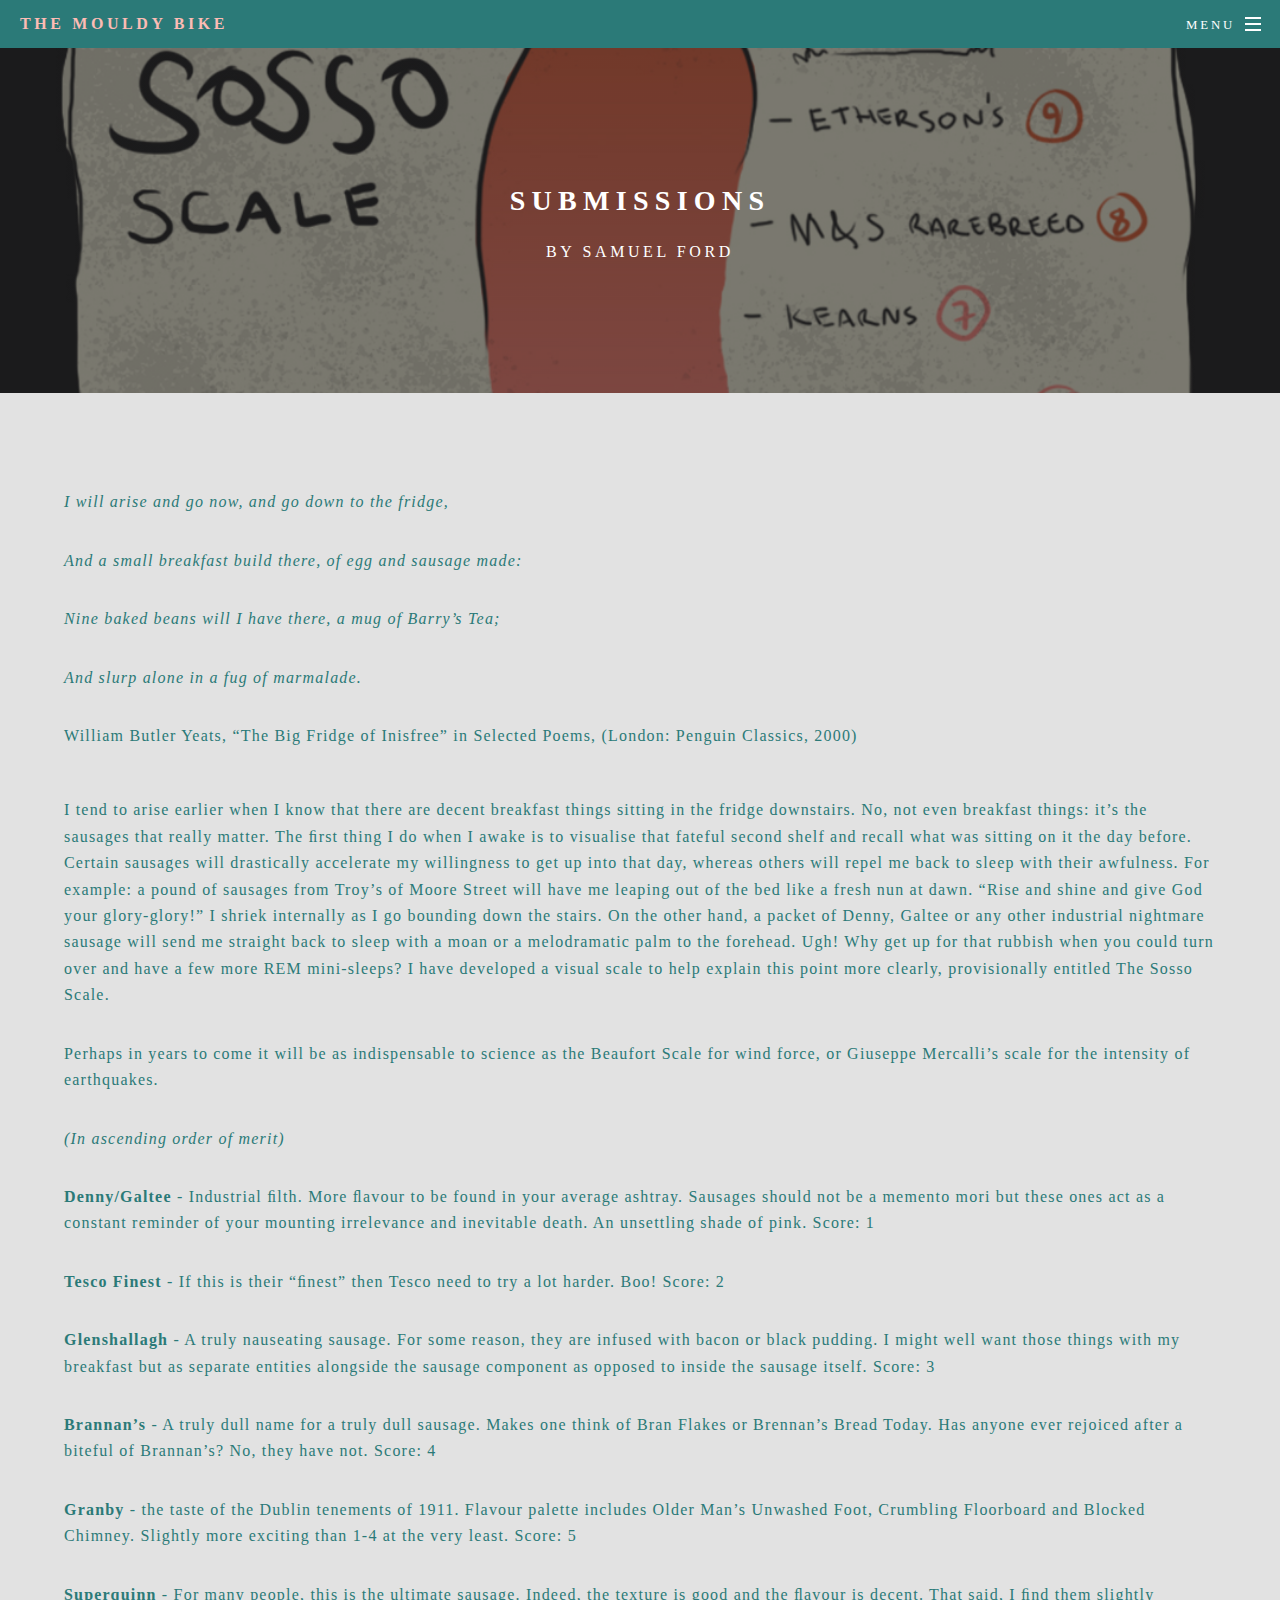
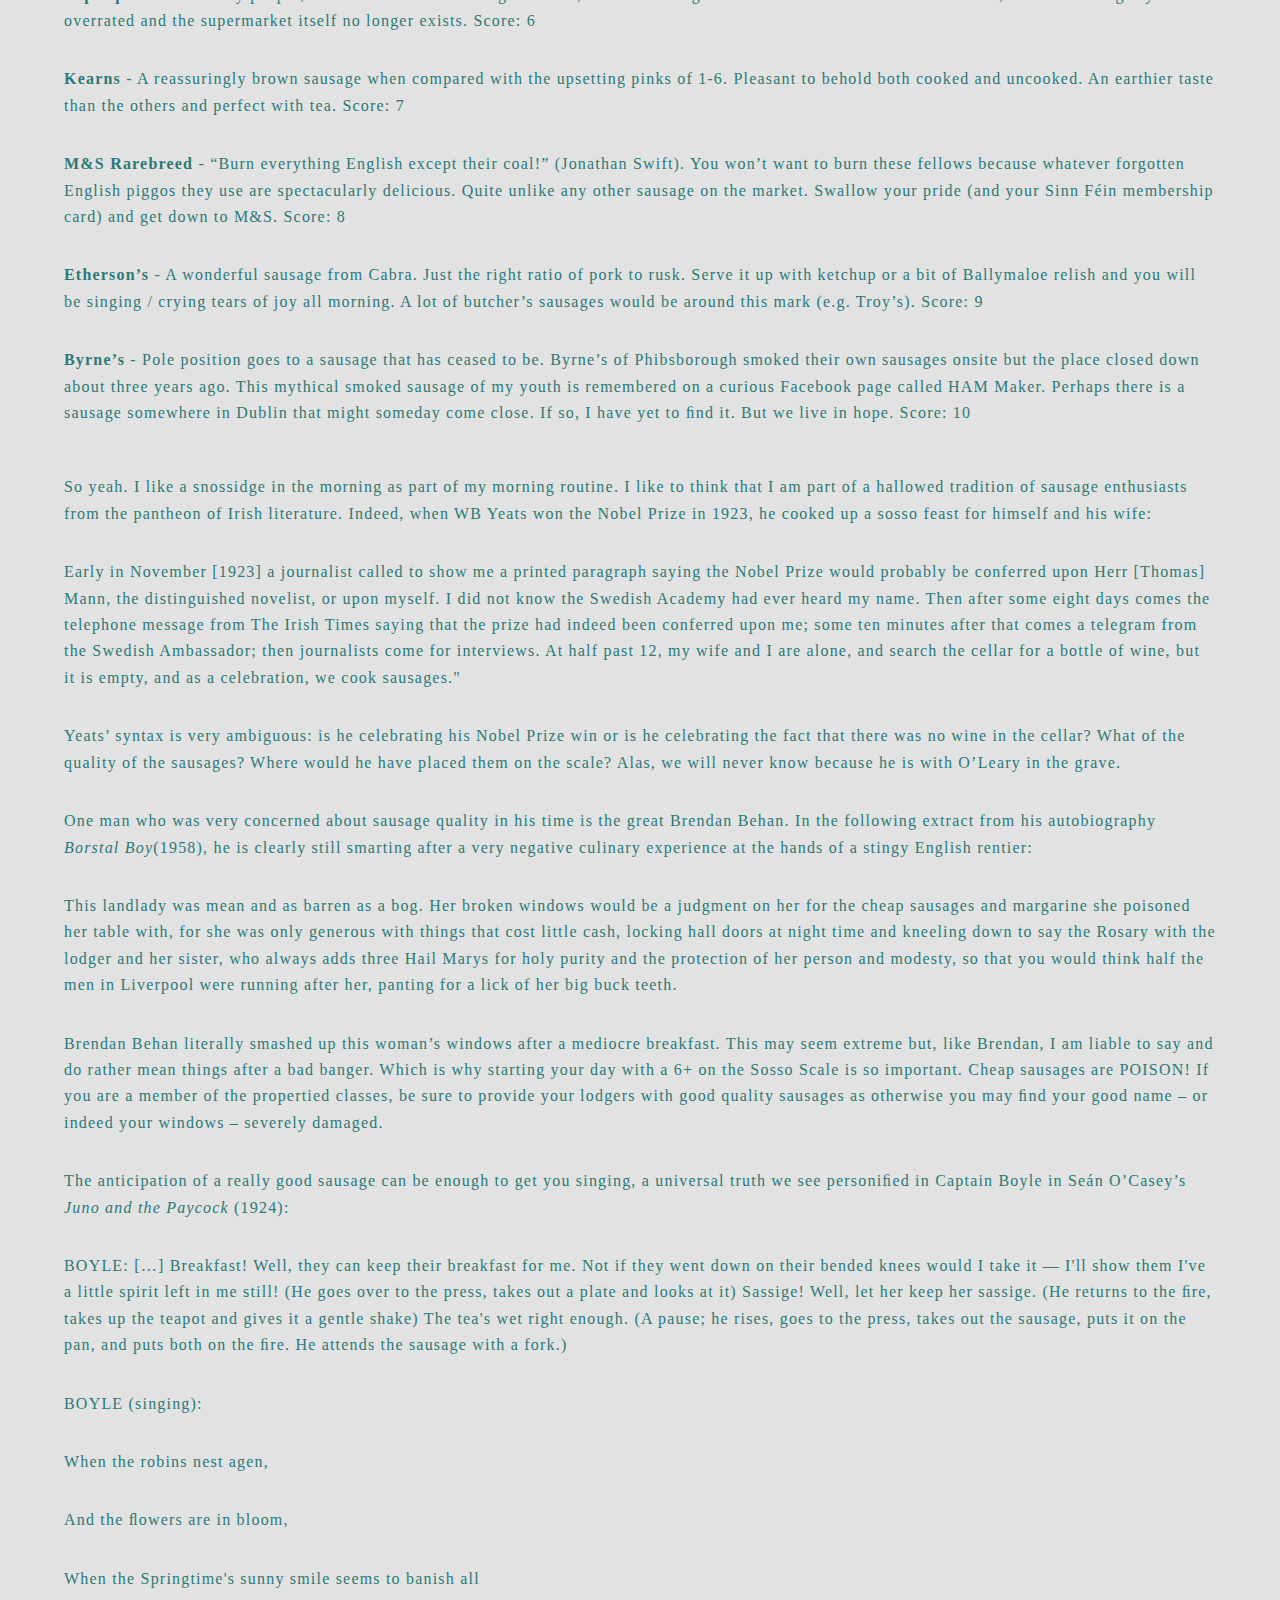
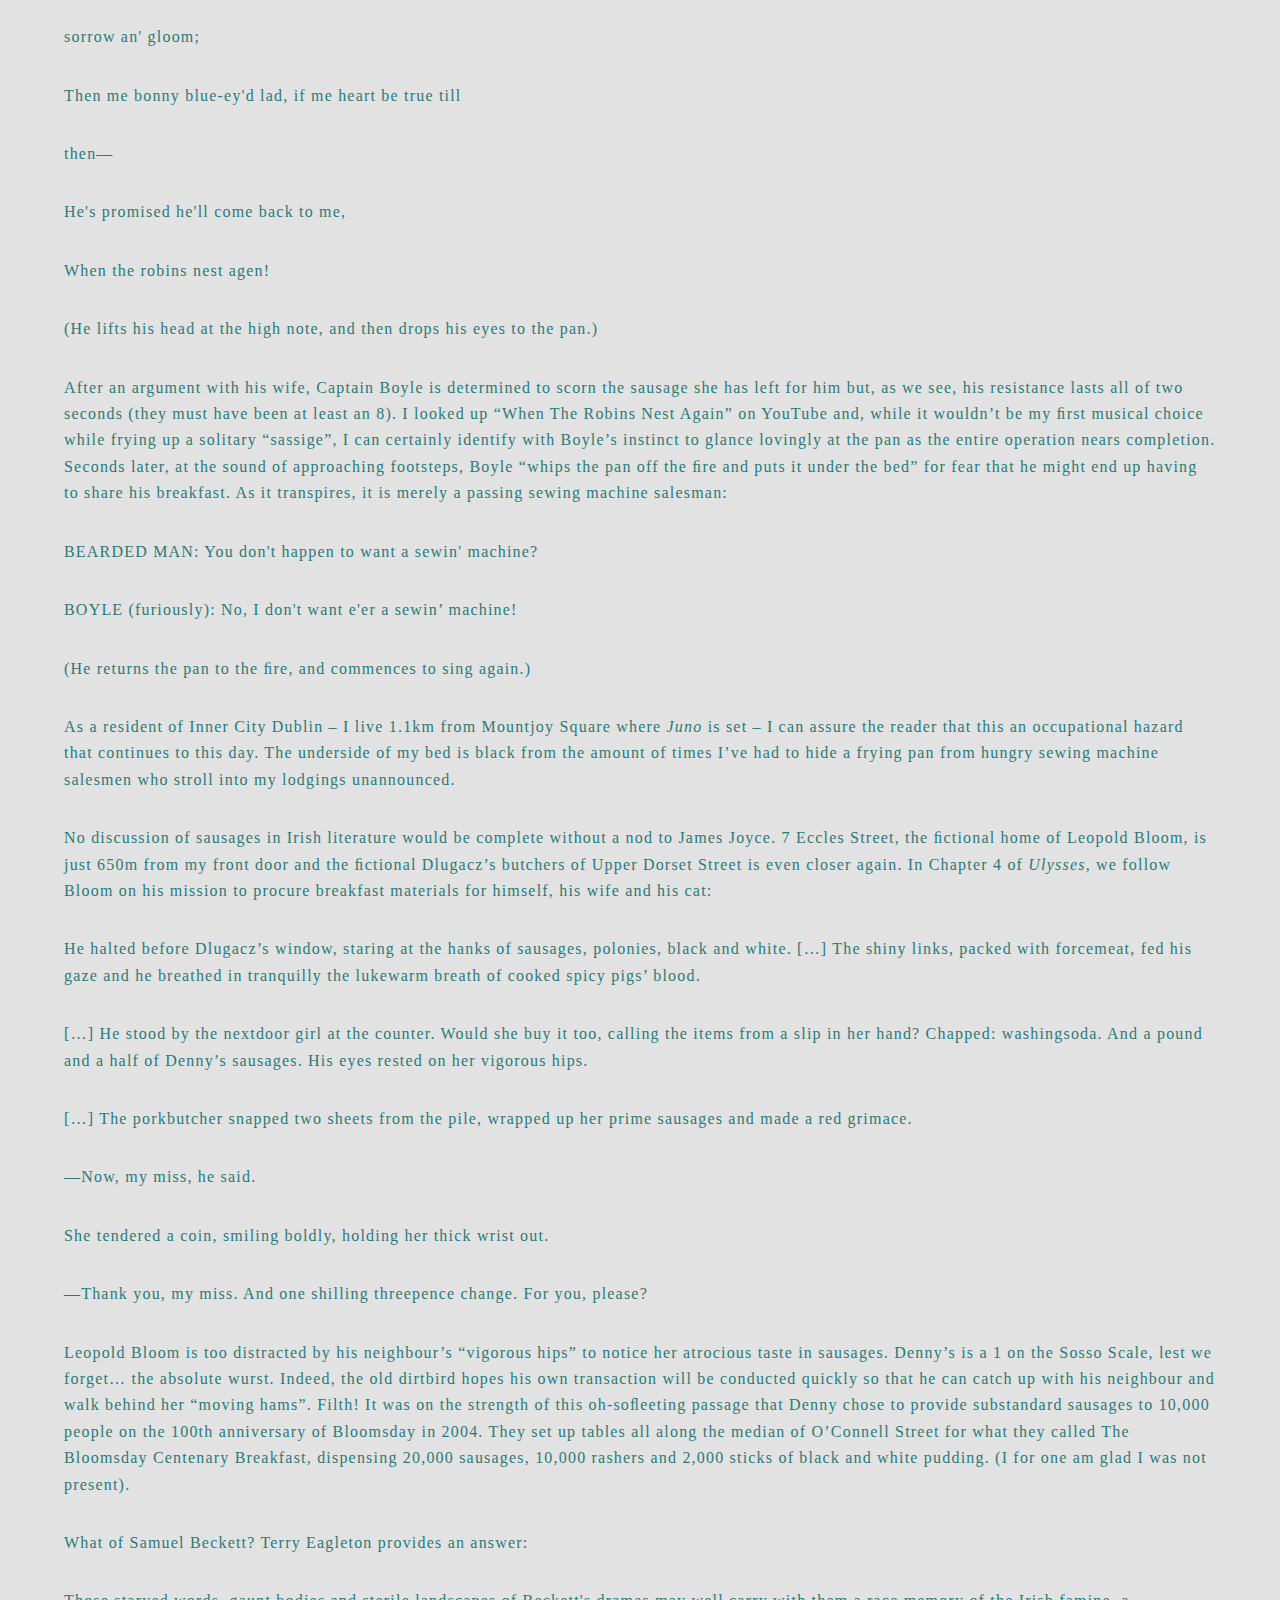
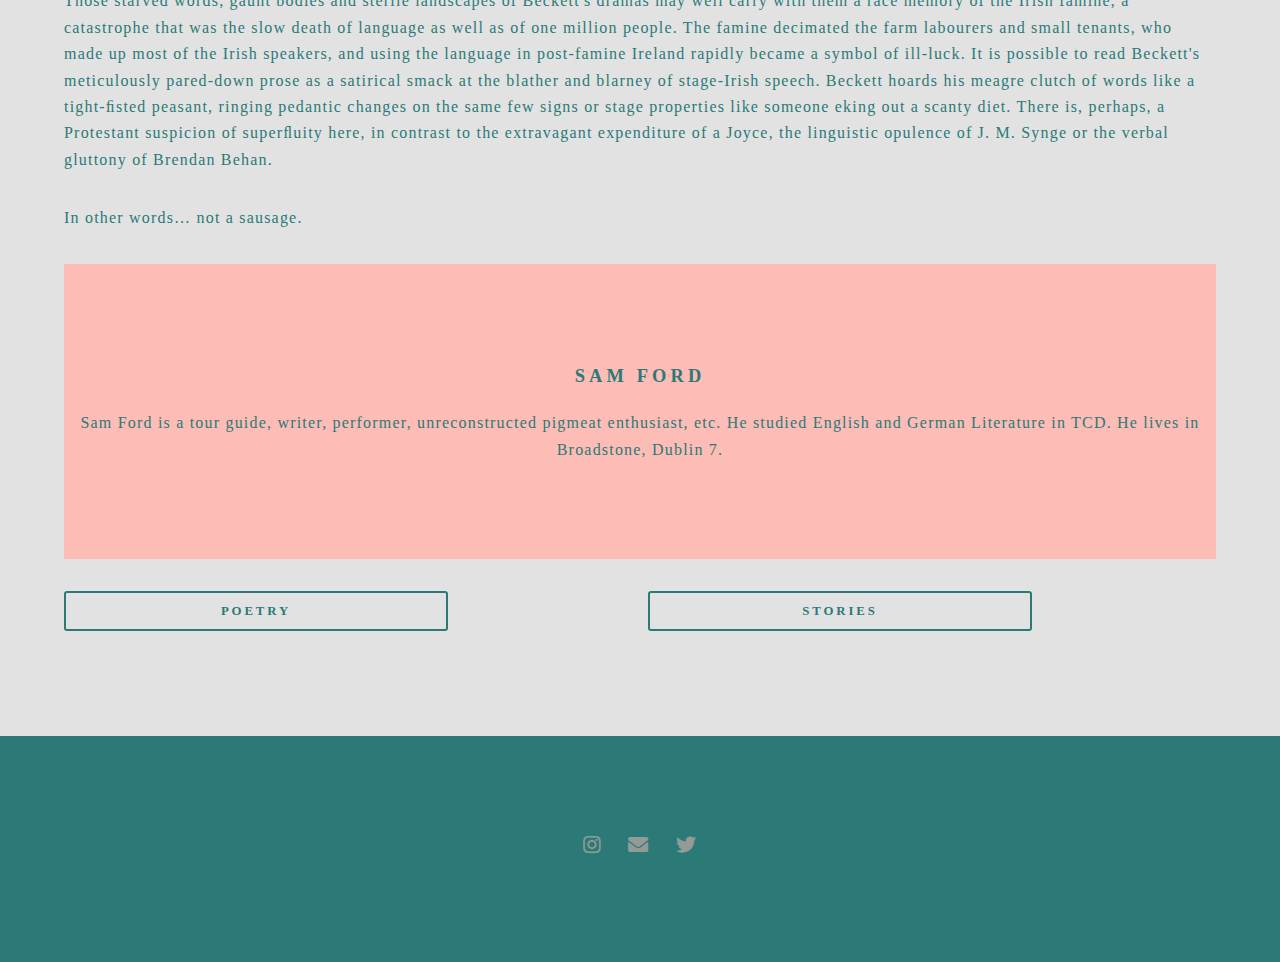
<file: iwillarise.html>
<!DOCTYPE HTML>
<!--
	Spectral by HTML5 UP
	html5up.net | @ajlkn
	Free for personal and commercial use under the CCA 3.0 license (html5up.net/license)
-->
<html>
	<head>
		<title>The Mouldy Bike</title>
		<meta charset="utf-8" />
		<meta name="viewport" content="width=device-width, initial-scale=1, user-scalable=no" />
		<link rel="stylesheet" href="assets/css/main2.css" />
		<noscript><link rel="stylesheet" href="assets/css/noscript.css" /></noscript>
	</head>
	<link rel="icon" href="images\bike.ico">
	<body class="is-preload">

		<!-- Page Wrapper -->
			<div id="page-wrapper">

				<!-- Header -->
					<header id="header">
						<h1><a href="index.html">The Mouldy Bike</a></h1>
						<nav id="nav">
							<ul>
								<li class="special">
									<a href="#menu" class="menuToggle"><span>Menu</span></a>
									<div id="menu">
										<ul>
											<li><a href="index.html">Home</a></li>
											<li><a href="walker.html">Short Stories</a></li>
											<li><a href="playdates.html">Poetry</a></li>
											<li><a href="iwillarise.html">Essay</a></li>
											<li><a href="review.html">Submissions</a></li>


										</ul>
									</div>
								</li>
							</ul>
						</nav>
					</header>

				<!-- Main -->
					<article id="main">
						<header>
							<h2>Submissions</h2>
							<p>By Samuel Ford</p>
						</header>
						<section class="wrapper style5">
							<div class="inner">
							<p>
								<i>I will arise and go now, and go down to the fridge,</i>
							</p>
							<p>
								<i>And a small breakfast build there, of egg and sausage made:</i>
							</p>
							<p>
								<i>Nine baked beans will I have there, a mug of Barry’s Tea;</i>
							</p>
							<p>
								<i>And slurp alone in a fug of marmalade.</i>
							</p>
							<p>
								William Butler Yeats, “The Big Fridge of Inisfree” in Selected Poems, (London: Penguin Classics, 2000)
							</p>

									<hr />
								<p>
									I tend to arise earlier when I know that there are decent breakfast things sitting in the fridge downstairs. No, not even breakfast things: it’s the sausages that really matter. The ﬁrst thing I do when I awake is to visualise that fateful second shelf and recall what was sitting on it the day before. Certain sausages will drastically accelerate my willingness to get up into that day, whereas others will repel me back to sleep with their awfulness. For example: a pound of sausages from Troy’s of Moore Street will have me leaping out of the bed like a fresh nun at dawn. “Rise and shine and give God your glory-glory!” I shriek internally as I go bounding down the stairs. On the other hand, a packet of Denny, Galtee or any other industrial nightmare sausage will send me straight back to sleep with a moan or a melodramatic palm to the forehead. Ugh! Why get up for that rubbish when you could turn over and have a few more REM mini-sleeps? I have developed a visual scale to help explain this point more clearly, provisionally entitled The Sosso Scale.

								</p>
								<p>
									Perhaps in years to come it will be as indispensable to science as the Beaufort Scale for wind force, or Giuseppe Mercalli’s scale for the intensity of earthquakes.
								</p>
								<p>
								<i>(In ascending order of merit)</i>
								</p>
								<p>
									<b>Denny/Galtee</b> - Industrial ﬁlth. More ﬂavour to be found in your average ashtray. Sausages should not be a memento mori but these ones act as a constant reminder of your mounting irrelevance and inevitable death. An unsettling shade of pink. Score: 1
								</p>
								<p>
								<b>Tesco Finest </b>- If this is their “ﬁnest” then Tesco need to try a lot harder. Boo! Score: 2
								</p>
								<p>
								<b>	Glenshallagh</b> - A truly nauseating sausage. For some reason, they are infused with bacon or black pudding. I might well want those things with my breakfast but as separate entities alongside the sausage component as opposed to inside the sausage itself. Score: 3
								</p>
								<p>
									<b>Brannan’s </b>- A truly dull name for a truly dull sausage. Makes one think of Bran Flakes or Brennan’s Bread Today. Has anyone ever rejoiced after a biteful of Brannan’s? No, they have not. Score: 4
								</p>
								<p>
									<b>Granby</b> - the taste of the Dublin tenements of 1911. Flavour palette includes Older Man’s Unwashed Foot, Crumbling Floorboard and Blocked Chimney. Slightly more exciting than 1-4 at the very least. Score: 5
								</p>
								<p>
									<b>Superquinn</b> - For many people, this is the ultimate sausage. Indeed, the texture is good and the ﬂavour is decent. That said, I ﬁnd them slightly overrated and the supermarket itself no longer exists. Score: 6
								</p>
								<p>
									<b>Kearns</b> - A reassuringly brown sausage when compared with the upsetting pinks of 1-6. Pleasant to behold both cooked and uncooked. An earthier taste than the others and perfect with tea. Score: 7
								</p>
								<p>
									<b>M&S Rarebreed</b> - “Burn everything English except their coal!” (Jonathan Swift). You won’t want to burn these fellows because whatever forgotten English piggos they use are spectacularly delicious. Quite unlike any other sausage on the market. Swallow your pride (and your Sinn Féin membership card) and get down to M&S. Score: 8
								</p>
								<p>
								<b>	Etherson’s</b> - A wonderful sausage from Cabra. Just the right ratio of pork to rusk. Serve it up with ketchup or a bit of Ballymaloe relish and you will be singing / crying tears of joy all morning. A lot of butcher’s sausages would be around this mark (e.g. Troy’s). Score: 9
								</p>
								<p>
								<b>	Byrne’s</b> - Pole position goes to a sausage that has ceased to be. Byrne’s of Phibsborough smoked their own sausages onsite but the place closed down about three years ago. This mythical smoked sausage of my youth is remembered on a curious Facebook page called HAM Maker. Perhaps there is a sausage somewhere in Dublin that might someday come close. If so, I have yet to ﬁnd it. But we live in hope. Score: 10
								</p>
									<hr />
								<p>
									So yeah. I like a snossidge in the morning as part of my morning routine. I like to think that I am part of a hallowed tradition of sausage enthusiasts from the pantheon of Irish literature. Indeed, when WB Yeats won the Nobel Prize in 1923, he cooked up a sosso feast for himself and his wife:
								</p>
								<p>
									Early in November [1923] a journalist called to show me a printed paragraph saying the Nobel Prize would probably be conferred upon Herr [Thomas] Mann, the distinguished novelist, or upon myself. I did not know the Swedish Academy had ever heard my name. Then after some eight days comes the telephone message from The Irish Times saying that the prize had indeed been conferred upon me; some ten minutes after that comes a telegram from the Swedish Ambassador; then journalists come for interviews. At half past 12, my wife and I are alone, and search the cellar for a bottle of wine, but it is empty, and as a celebration, we cook sausages."
								</p>
<p>
	Yeats’ syntax is very ambiguous: is he celebrating his Nobel Prize win or is he celebrating the fact that there was no wine in the cellar? What of the quality of the sausages? Where would he have placed them on the scale? Alas, we will never know because he is with O’Leary in the grave.
</p>
<p>
	One man who was very concerned about sausage quality in his time is the great Brendan Behan. In the following extract from his autobiography<i> Borstal Boy</i>(1958), he is clearly still smarting after a very negative culinary experience at the hands of a stingy English rentier:
</p>
<p>
	This landlady was mean and as barren as a bog. Her broken windows would be a judgment on her for the cheap sausages and margarine she poisoned her table with, for she was only generous with things that cost little cash, locking hall doors at night time and kneeling down to say the Rosary with the lodger and her sister, who always adds three Hail Marys for holy purity and the protection of her person and modesty, so that you would think half the men in Liverpool were running after her, panting for a lick of her big buck teeth.
</p>
<p>
	Brendan Behan literally smashed up this woman’s windows after a mediocre breakfast. This may seem extreme but, like Brendan, I am liable to say and do rather mean things after a bad banger. Which is why starting your day with a 6+ on the Sosso Scale is so important. Cheap sausages are POISON! If you are a member of the propertied classes, be sure to provide your lodgers with good quality sausages as otherwise you may ﬁnd your good name – or indeed your windows –  severely damaged.
</p>
<p>
	The anticipation of a really good sausage can be enough to get you singing, a universal truth we see personiﬁed in Captain Boyle in Seán O’Casey’s <i>Juno and the Paycock</i> (1924):
</p>
<p>
	BOYLE:		[…] Breakfast! Well, they can keep their breakfast for me. Not if they went down on their bended knees would I take it — I'll show them I've a little spirit left in me still! (He goes over to the press, takes out a plate and looks at it) Sassige! Well, let her keep her sassige. (He returns to the ﬁre, takes up the teapot and gives it a gentle shake) The tea's wet right enough. (A pause; he rises, goes to the press, takes out the sausage, puts it on the pan, and puts both on the ﬁre. He attends the sausage with a fork.)
</p>
<p>
	BOYLE (singing):
</p>
<p>
	When the robins nest agen,
</p>
<p>
	And the ﬂowers are in bloom,
</p>
<p>
	When the Springtime's sunny smile seems to banish all
</p>
<p>
	sorrow an' gloom;
</p>
<p>
	Then me bonny blue-ey'd lad, if me heart be true till
</p>
<p>
then—
</p>
<p>
	He's promised he'll come back to me,
</p>
<p>
	When the robins nest agen!
</p>
<p>

</p>
<p>
	(He lifts his head at the high note, and then drops his eyes to the pan.)
</p>
<p>
	After an argument with his wife, Captain Boyle is determined to scorn the sausage she has left for him but, as we see, his resistance lasts all of two seconds (they must have been at least an 8). I looked up “When The Robins Nest Again” on YouTube and, while it wouldn’t be my ﬁrst musical choice while frying up a solitary “sassige”, I can certainly identify with Boyle’s instinct to glance lovingly at the pan as the entire operation nears completion. Seconds later, at the sound of approaching footsteps, Boyle “whips the pan off the ﬁre and puts it under the bed” for fear that he might end up having to share his breakfast. As it transpires, it is merely a passing sewing machine salesman:
</p>
<p>
BEARDED MAN: 	You don't happen to want a sewin' 			machine?
</p>
<p>
	BOYLE (furiously): 	No, I don't want e'er a sewin’ machine!
</p>
<p>
	(He returns the pan to the ﬁre, and commences to sing again.)
</p>
<p>
	As a resident of Inner City Dublin – I live 1.1km from Mountjoy Square where <i>Juno</i> is set – I can assure the reader that this an occupational hazard that continues to this day. The underside of my bed is black from the amount of times I’ve had to hide a frying pan from hungry sewing machine salesmen who stroll into my lodgings unannounced.
</p>
<p>
No discussion of sausages in Irish literature would be complete without a nod to James Joyce. 7 Eccles Street, the ﬁctional home of Leopold Bloom, is just 650m from my front door and the ﬁctional Dlugacz’s butchers of Upper Dorset Street is even closer again. In Chapter 4 of <i>Ulysses</i>, we follow Bloom on his mission to procure breakfast materials for himself, his wife and his cat:
</p>
<p>
	He halted before Dlugacz’s window, staring at the hanks of sausages, polonies, black and white. […] The shiny links, packed with forcemeat, fed his gaze and he breathed in tranquilly the lukewarm breath of cooked spicy pigs’ blood.
</p>
<p>
	[…]  He stood by the nextdoor girl at the counter. Would she buy it too, calling the items from a slip in her hand? Chapped: washingsoda. And a pound and a half of Denny’s sausages. His eyes rested on her vigorous hips.
</p>
<p>
	[…] The porkbutcher snapped two sheets from the pile, wrapped up her prime sausages and made a red grimace.
</p>
<p>
	—Now, my miss, he said.
</p>
<p>
	She tendered a coin, smiling boldly, holding her thick wrist out.
</p>
<p>
	—Thank you, my miss. And one shilling threepence change. For you, please?
</p>
<p>
	Leopold Bloom is too distracted by his neighbour’s “vigorous hips” to notice her atrocious taste in sausages. Denny’s is a 1 on the Sosso Scale, lest we forget… the absolute wurst. Indeed, the old dirtbird hopes his own transaction will be conducted quickly so that he can catch up with his neighbour and walk behind her “moving hams”. Filth! It was on the strength of this oh-soﬂeeting passage that Denny chose to provide substandard sausages to 10,000 people on the 100th anniversary of Bloomsday in 2004. They set up tables all along the median of O’Connell Street for what they called The Bloomsday Centenary Breakfast, dispensing 20,000 sausages, 10,000 rashers and 2,000 sticks of black and white pudding. (I for one am glad I was not present).
</p>
<p>
	What of Samuel Beckett? Terry Eagleton provides an answer:
</p>
<p>
	Those starved words, gaunt bodies and sterile landscapes of Beckett's dramas may well carry with them a race memory of the Irish famine, a catastrophe that was the slow death of language as well as of one million people. The famine decimated the farm labourers and small tenants, who made up most of the Irish speakers, and using the language in post-famine Ireland rapidly became a symbol of ill-luck. It is possible to read Beckett's meticulously pared-down prose as a satirical smack at the blather and blarney of stage-Irish speech. Beckett hoards his meagre clutch of words like a tight-ﬁsted peasant, ringing pedantic changes on the same few signs or stage properties like someone eking out a scanty diet. There is, perhaps, a Protestant suspicion of superﬂuity here, in contrast to the extravagant expenditure of a Joyce, the linguistic opulence of J. M. Synge or the verbal gluttony of Brendan Behan.
</p>
<p>
	In other words… not a sausage.
</p>

<section class="wrapper style3">
<h3 style="text-align:center;"><b>Sam Ford </b></h3>

<p style="text-align:center;">

	Sam Ford is a tour guide, writer, performer, unreconstructed pigmeat enthusiast, etc. He studied
English and German Literature in TCD. He lives in Broadstone, Dublin 7.
</p>


</section>


	<hr />


	<ul class="actions fit">
		<li><a href="playdates.html" class="button fit">Poetry</a></li>
		<li><a href="walker.html" class="button fit">Stories</a></li>
	</ul>

							</div>
						</section>
					</article>

				<!-- Footer -->
					<footer id="footer">
						<ul class="icons">

							<li><a href=https://www.instagram.com/themouldybike/?hl=en class="icon brands fa-instagram"><span class="label">Instagram</span></a></li>

							<li><a href="mailto:themouldybike@gmail.com" class="icon solid fa-envelope"><span class="label">themouldy</span></a></li>
							<li><a href="https://twitter.com/themouldybike" class="icon brands fa-twitter"><span class="label">Twitter</span></a></li>

						</ul>

					</footer>

			</div>

		<!-- Scripts -->
			<script src="assets/js/jquery.min.js"></script>
			<script src="assets/js/jquery.scrollex.min.js"></script>
			<script src="assets/js/jquery.scrolly.min.js"></script>
			<script src="assets/js/browser.min.js"></script>
			<script src="assets/js/breakpoints.min.js"></script>
			<script src="assets/js/util.js"></script>
			<script src="assets/js/main.js"></script>

	</body>
</html>
</file>
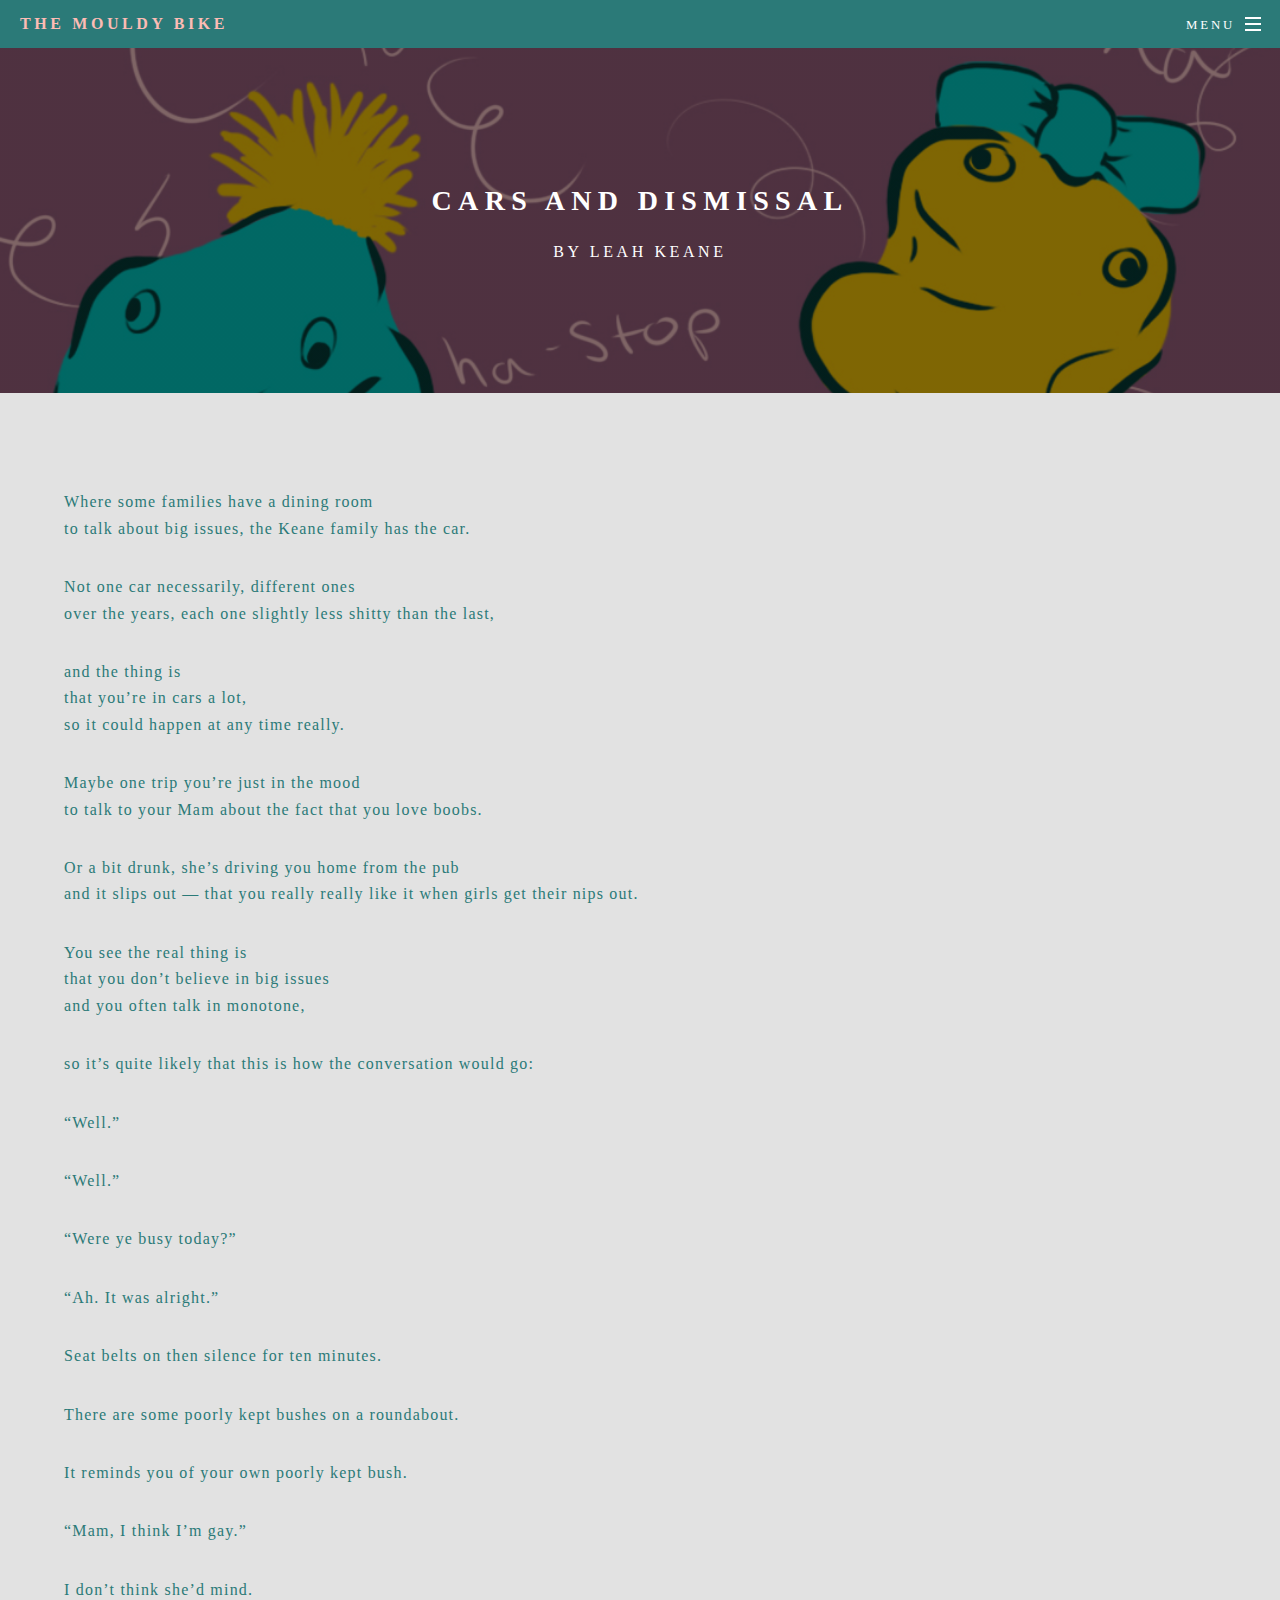
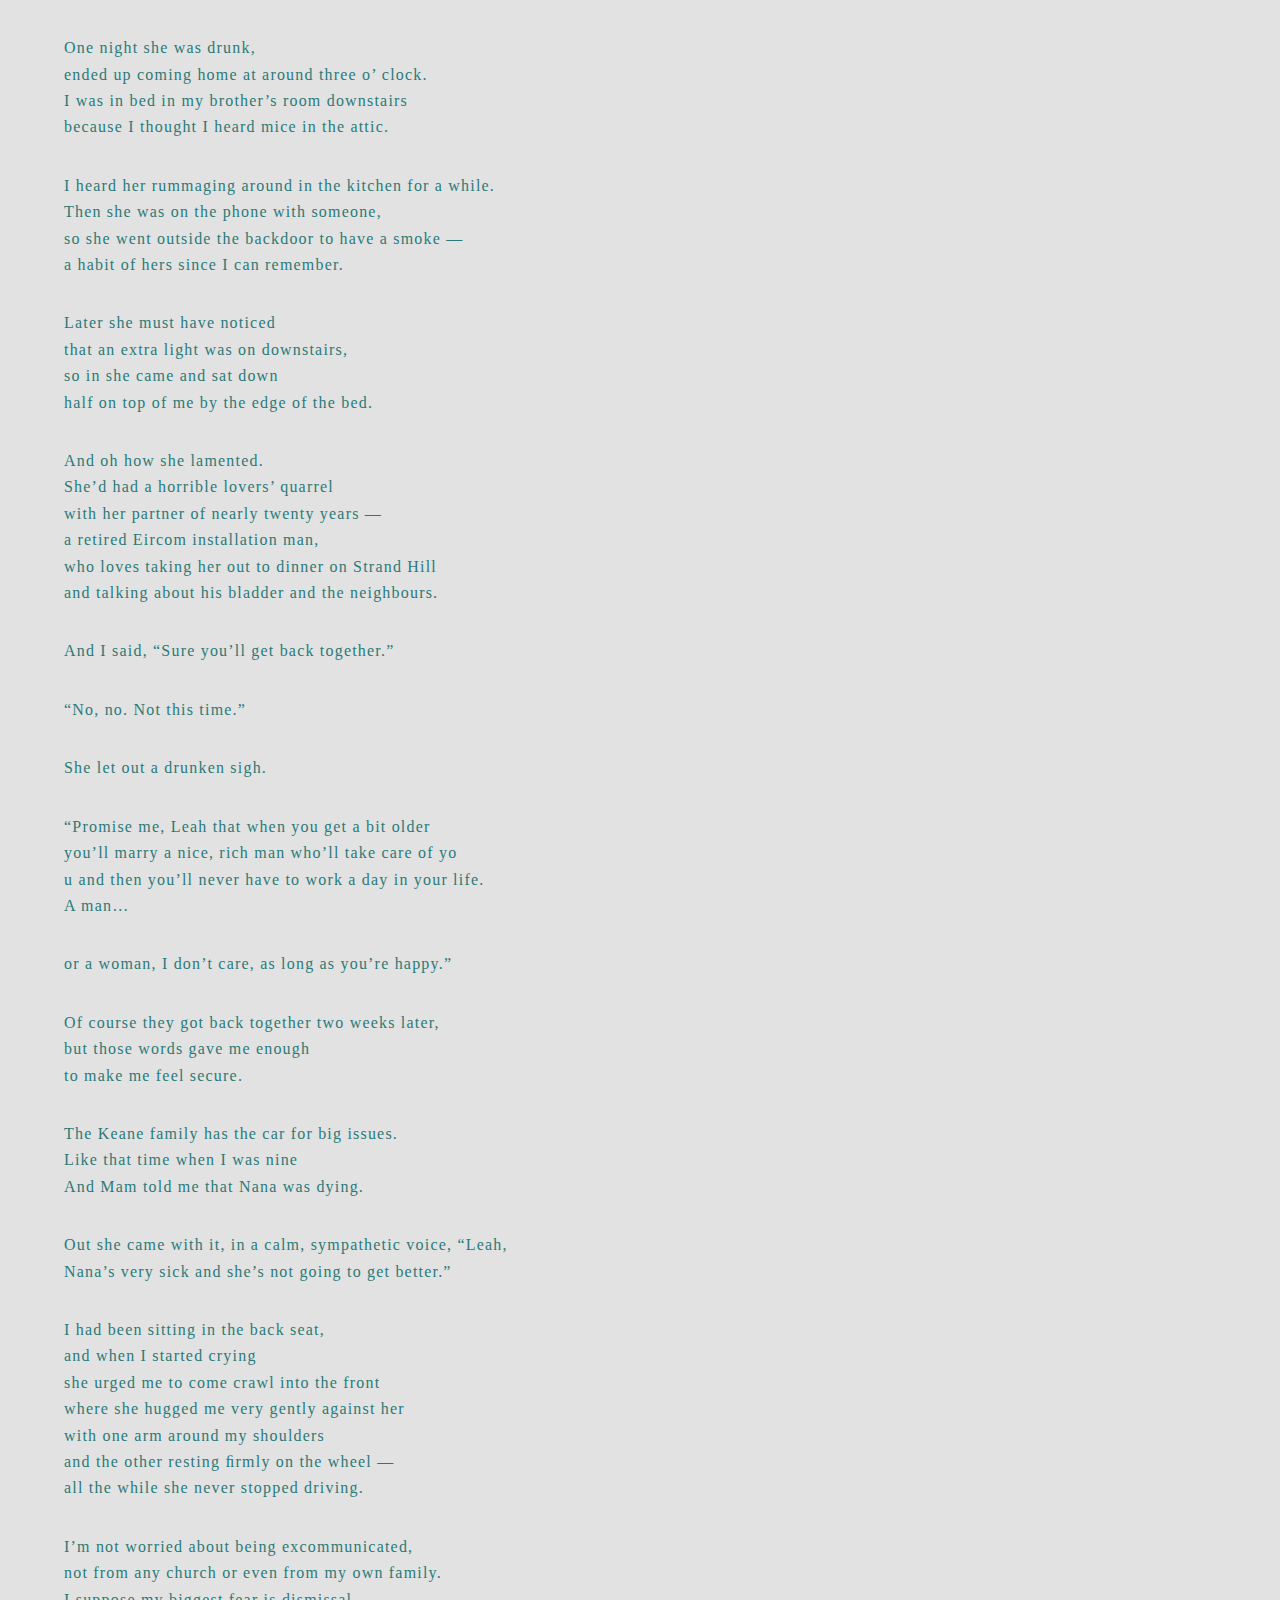
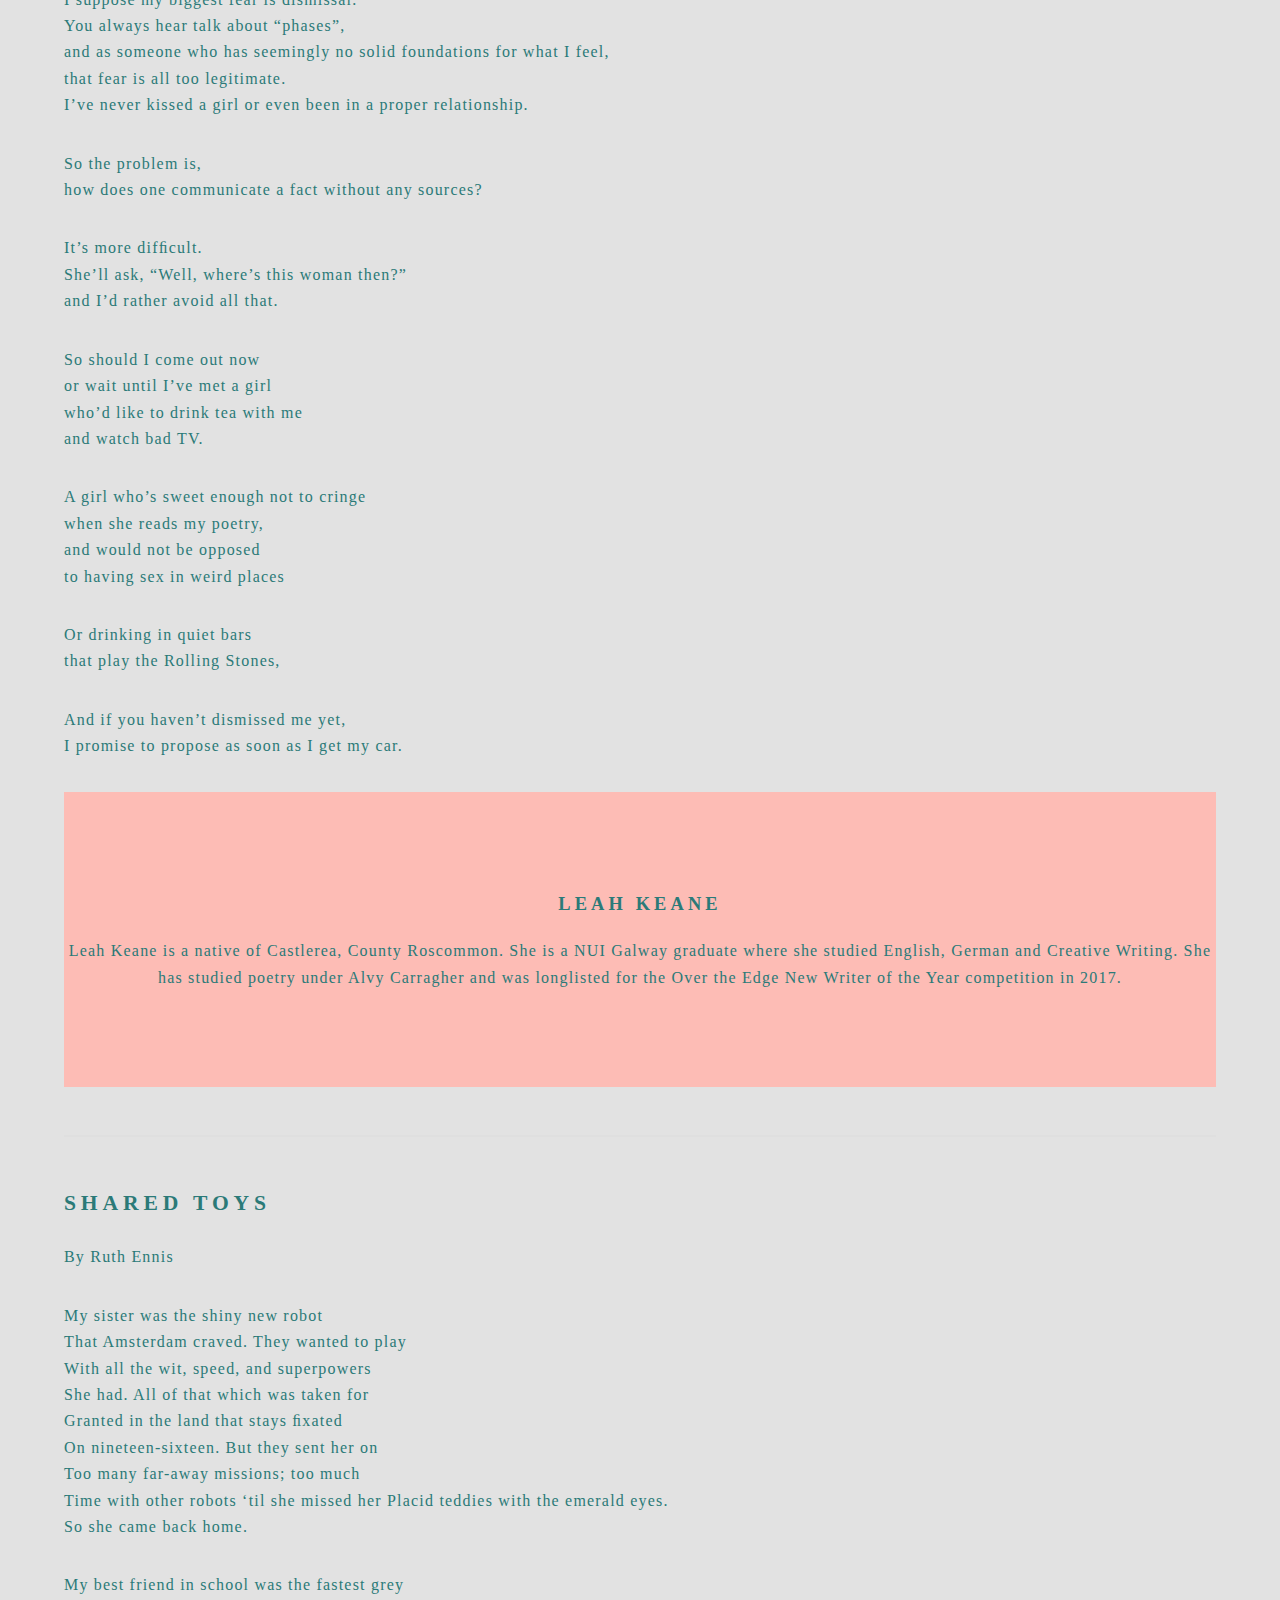
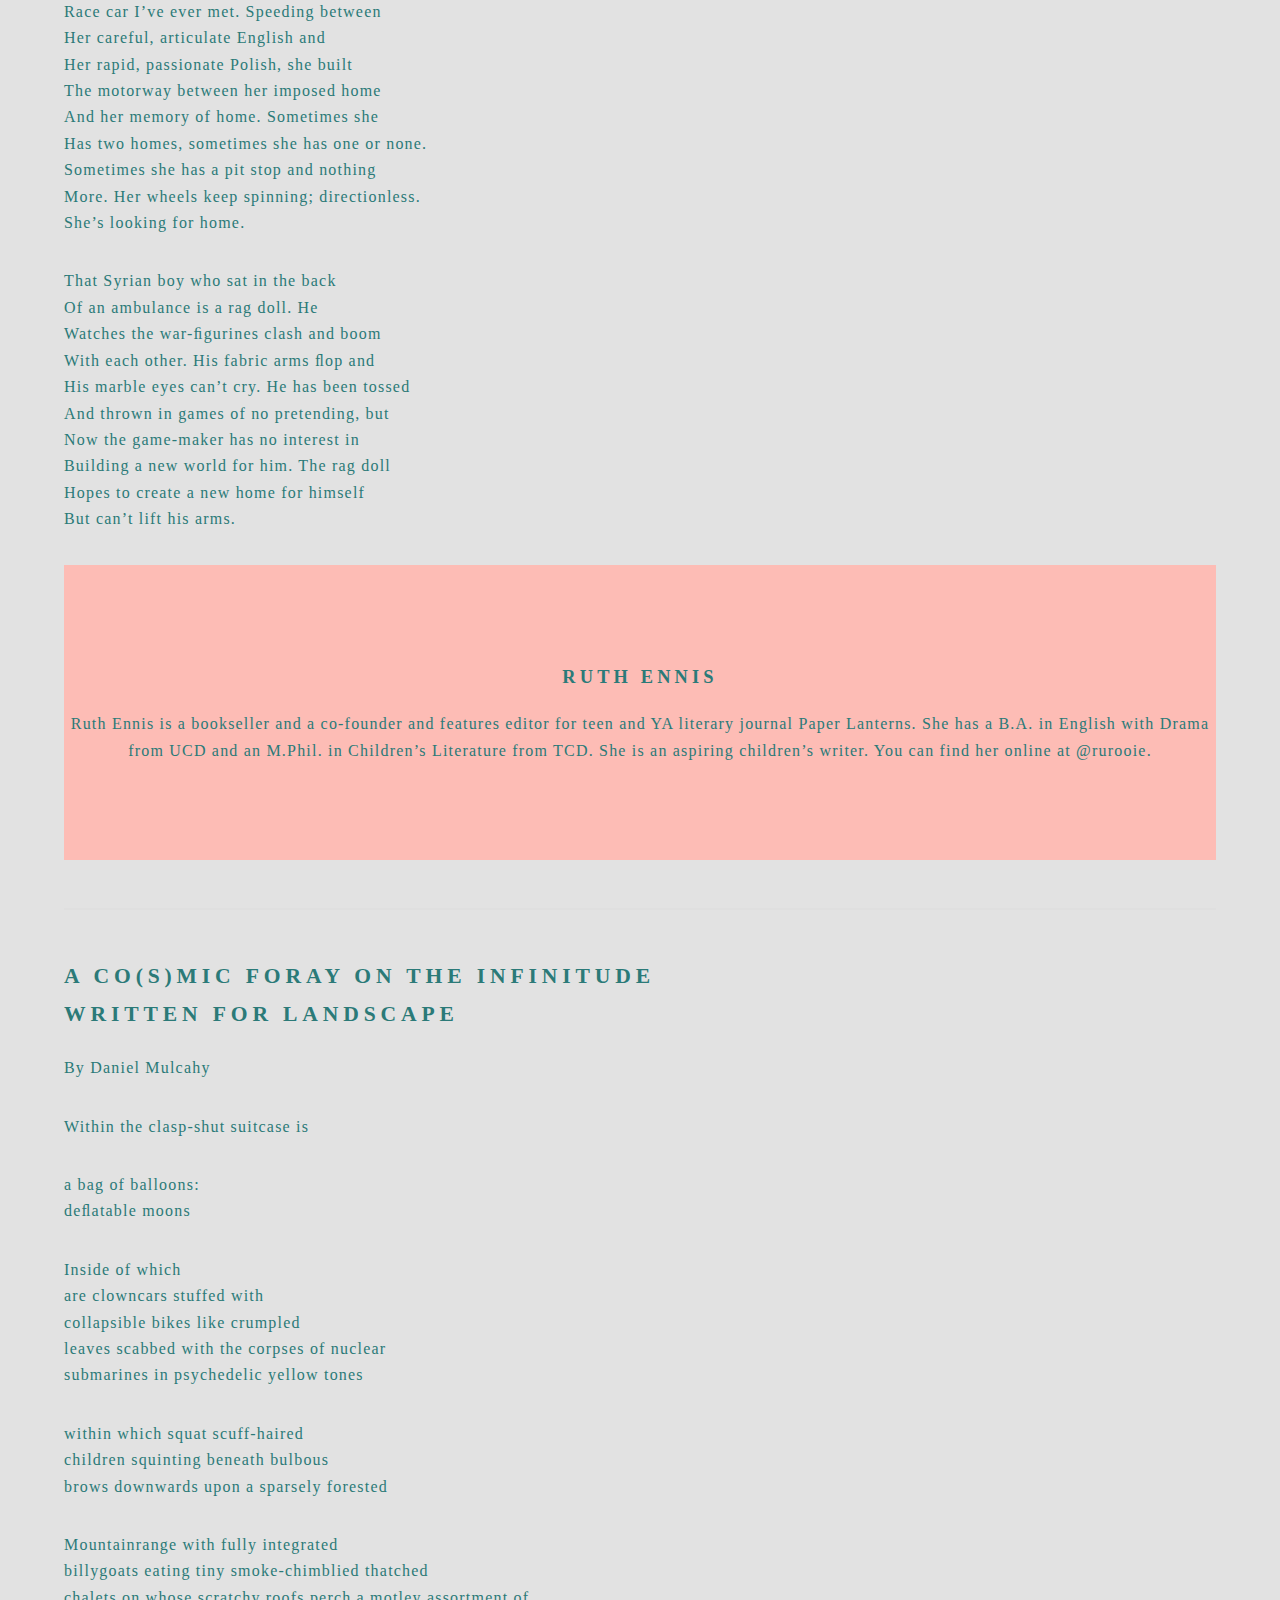
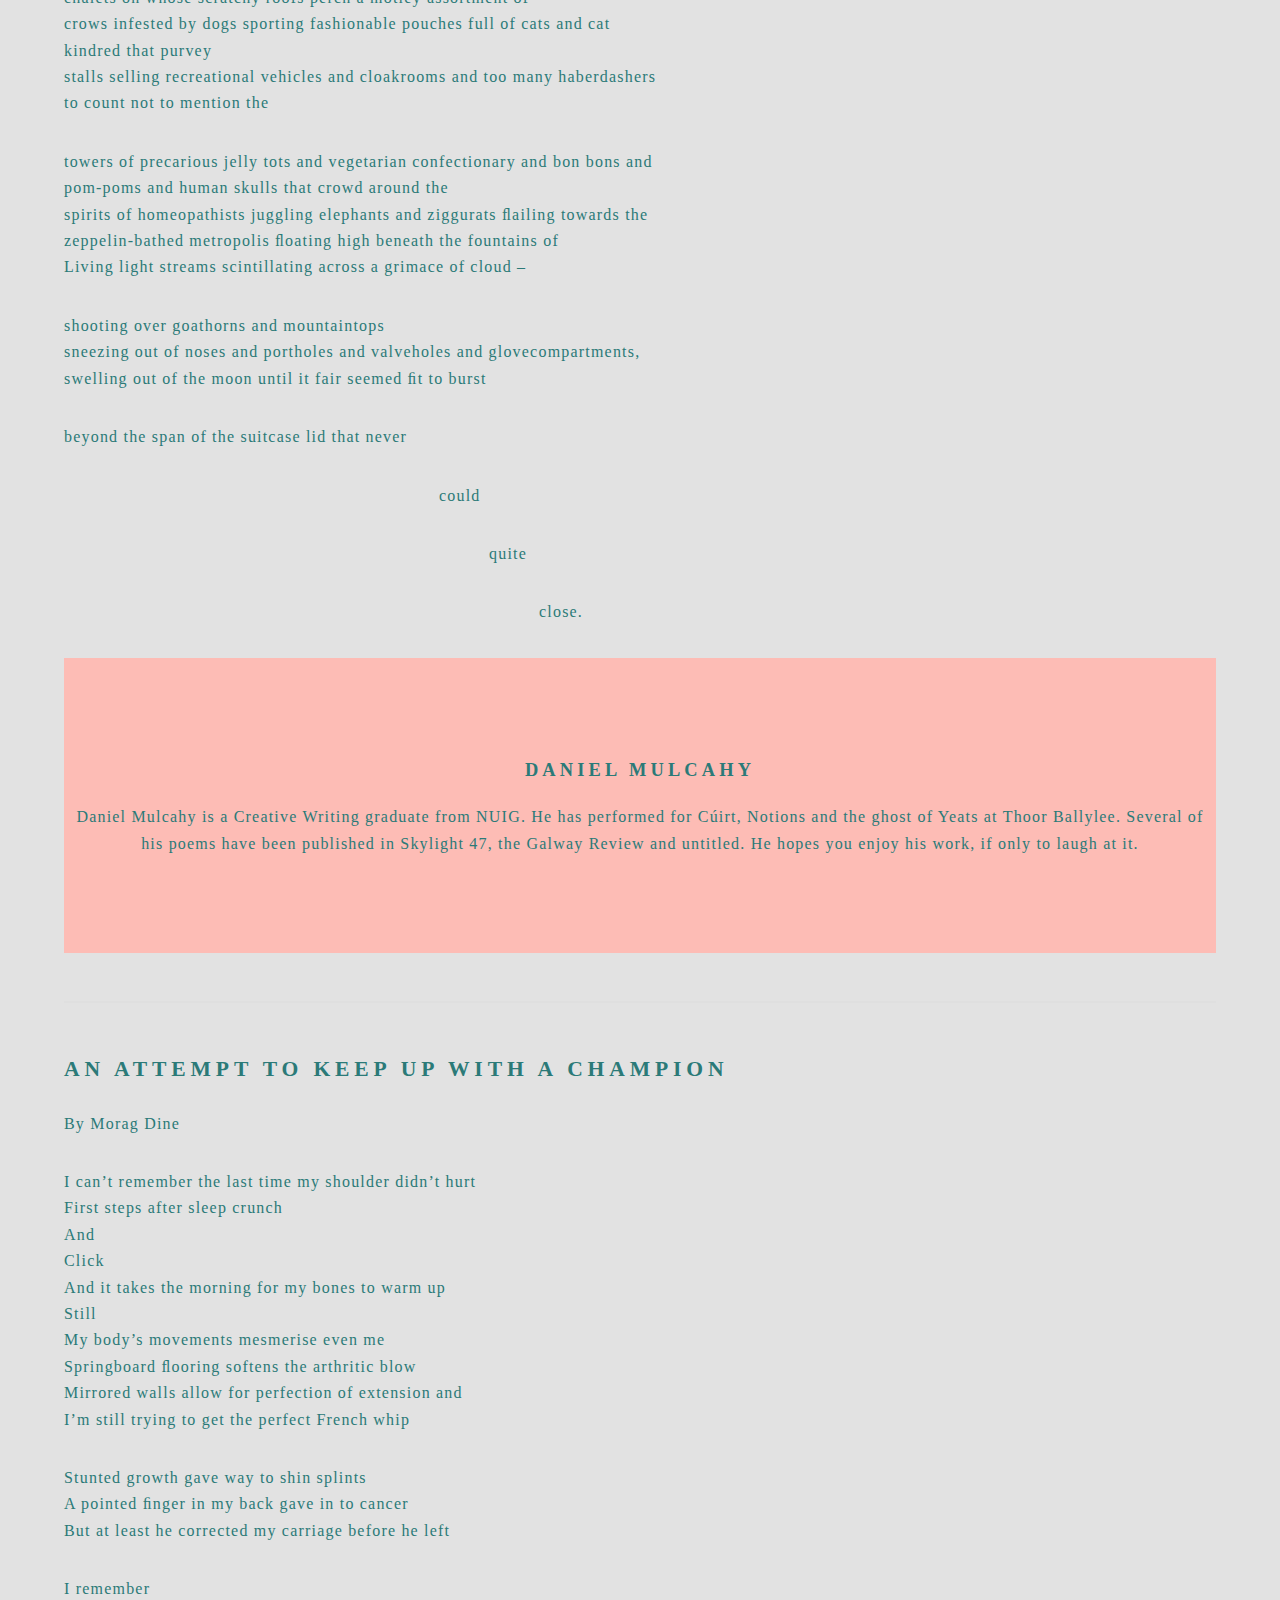
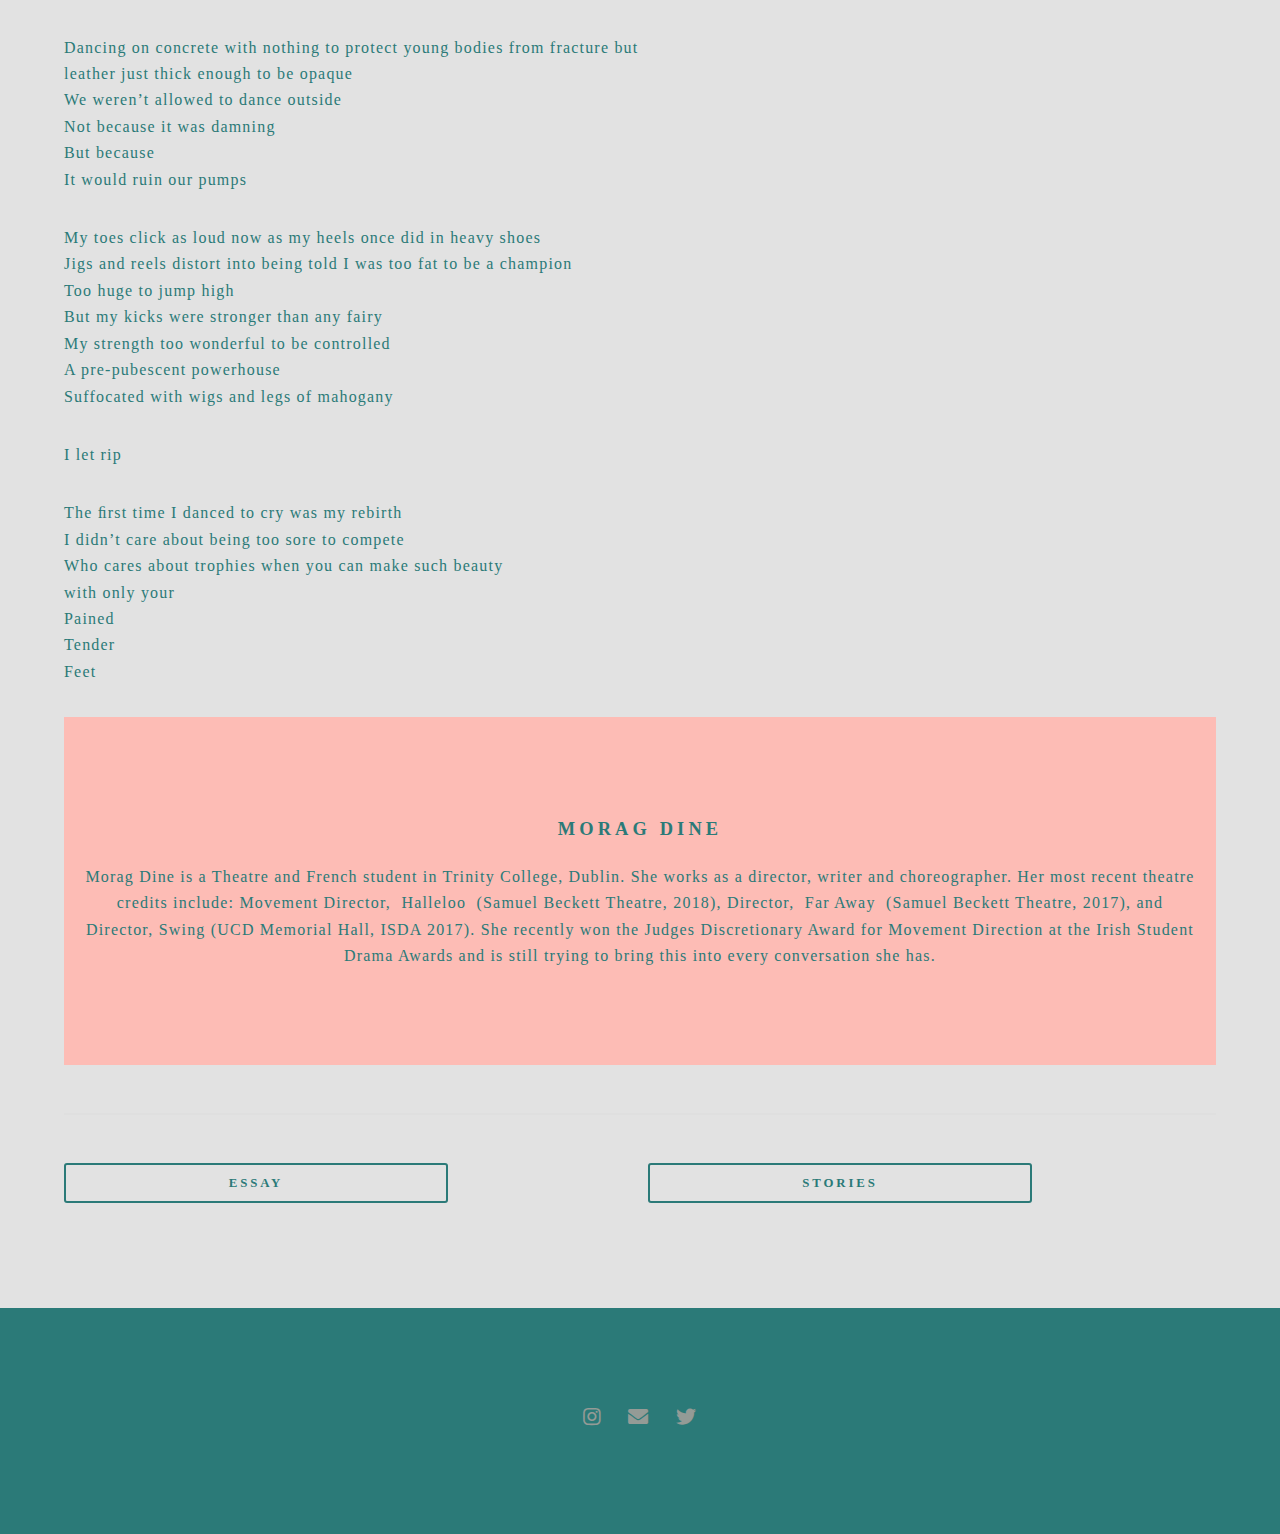
<file: playdates.html>
<!DOCTYPE HTML>
<!--
	Spectral by HTML5 UP
	html5up.net | @ajlkn
	Free for personal and commercial use under the CCA 3.0 license (html5up.net/license)
-->
<html>
	<head>
		<title>The Mouldy Bike</title>
		<meta charset="utf-8" />
		<meta name="viewport" content="width=device-width, initial-scale=1, user-scalable=no" />
		<link rel="stylesheet" href="assets/css/main3.css" />
		<noscript><link rel="stylesheet" href="assets/css/noscript.css" /></noscript>
	</head>
	<link rel="icon" href="images\bike.ico">
	<body class="is-preload">

		<!-- Page Wrapper -->
			<div id="page-wrapper">

				<!-- Header -->
					<header id="header">

						<h1><a href="index.html">The Mouldy Bike</a></h1>
						<nav id="nav">
							<ul>
								<li class="special">
									<a href="#menu" class="menuToggle"><span>Menu</span></a>
									<div id="menu">
										<ul>
											<li><a href="index.html">Home</a></li>
											<li><a href="walker.html">Short Stories</a></li>
											<li><a href="playdates.html">Poetry</a></li>
											<li><a href="iwillarise.html">Essay</a></li>
											<li><a href="review.html">Submissions</a></li>


										</ul>
									</div>
								</li>
							</ul>
						</nav>
					</header>

				<!-- Main -->
					<article id="main">
						<header>
							<h2>CARS AND DISMISSAL</h2>
							<p>By Leah Keane</p>
						</header>
						<section class="wrapper style5">
							<div class="inner">



								<p>
									Where some families have a dining room<br />to talk about big issues, the Keane family has the car.
								</p>
								<p>
								Not one car necessarily, different ones<br /> over the years, each one slightly less shitty than the last,
								</p>
								<p>
									and the thing is<br />  that you’re in cars a lot,<br /> so it could happen at any time really.
								</p>
								<p>
									Maybe one trip you’re just in the mood<br /> to talk to your Mam about the fact that you love boobs.
								</p>
								<p>
									Or a bit drunk, she’s driving you home from the pub <br />and it slips out — that you really really like it when girls get their nips out.
								</p>
								<p>
									You see the real thing is<br /> that you don’t believe in big issues <br />and you often talk in monotone,
								</p>
								<p>
									so it’s quite likely that this is how the conversation would go:
								</p>
								<p>
									“Well.”
								</p>
								<p>
									“Well.”
								</p>
								<p>
									“Were ye busy today?”
								</p>
								<p>
									“Ah. It was alright.”
								</p>
								<p>
									Seat belts on then silence for ten minutes.
								</p>
								<p>
									There are some poorly kept bushes on a roundabout.
								</p>
								<p>
									It reminds you of your own poorly kept bush.
								</p>
								<p>
									“Mam, I think I’m gay.”
								</p>
								<p>
									I don’t think she’d mind.
								</p>
								<p>
									One night she was drunk, <br />  ended up coming home at around three o’ clock. <br /> I was in bed in my brother’s room downstairs<br />  because I thought I heard mice in the attic.
								</p>
								<p>
									I heard her rummaging around in the kitchen for a while.<br />  Then she was on the phone with someone,<br />  so she went outside the backdoor to have a smoke — <br /> a habit of hers since I can remember.
								</p>
								<p>
									Later she must have noticed <br />that an extra light was on downstairs,<br /> so in she came and sat down<br /> half on top of me by the edge of the bed.
								</p>
								<p>
									And oh how she lamented.<br /> She’d had a horrible lovers’ quarrel<br /> with her partner of nearly twenty years — <br />a retired Eircom installation man, <br />who loves taking her out to dinner on Strand Hill<br /> and talking about his bladder and the neighbours.
								</p>
								<p>
									And I said, “Sure you’ll get back together.”
								</p>
								<p>
									“No, no. Not this time.”
								</p>
								<p>
									She let out a drunken sigh.
								</p>
								<p>
									“Promise me, Leah that when you get a bit older<br />  you’ll marry a nice, rich man who’ll take care of yo<br /> u and then you’ll never have to work a day in your life. <br />  A man…
								</p>
								<p>
									or a woman, I don’t care, as long as you’re happy.”
								</p>
								<p>
									Of course they got back together two weeks later,<br /> but those words gave me enough <br /> to make me feel secure.

								</p>
								<p>
									The Keane family has the car for big issues.<br /> Like that time when I was nine<br /> And Mam told me that Nana was dying.
								</p>
								<p>
									Out she came with it, in a calm, sympathetic voice, “Leah,<br />  Nana’s very sick and she’s not going to get better.”
								</p>
								<p>
									I had been sitting in the back seat,<br />  and when I started crying <br /> she urged me to come crawl into the front<br /> where she hugged me very gently against her<br /> with one arm around my shoulders<br /> and the other resting ﬁrmly on the wheel —<br /> all the while she never stopped driving.
								</p>
								<p>
									I’m not worried about being excommunicated,<br /> not from any church or even from my own family.<br /> I suppose my biggest fear is dismissal.<br /> You always hear talk about “phases”,<br /> and as someone who has seemingly no solid foundations for what I feel, <br />that fear is all too legitimate.<br />  I’ve never kissed a girl or even been in a proper relationship.
								</p>
								<p>
									So the problem is, <br />how does one communicate a fact without any sources?

								</p>
								<p>
									It’s more difﬁcult.<br /> She’ll ask, “Well, where’s this woman then?” <br />and I’d rather avoid all that.
								</p>
								<p>
									So should I come out now<br />  or wait until I’ve met a girl<br /> who’d like to drink tea with me <br />and watch bad TV.
								</p>
								<p>
									A girl who’s sweet enough not to cringe<br /> when she reads my poetry,<br /> and would not be opposed<br /> to having sex in weird places
								</p>
								<p>
									Or drinking in quiet bars<br /> that play the Rolling Stones,
								</p>
								<p>
									And if you haven’t dismissed me yet,<br /> I promise to propose as soon as I get my car.
								</p>


								<section class="wrapper style3">
								<h3 style="text-align:center;"><b> Leah Keane </b></h3>

								<p style="text-align:center;">

									Leah Keane is a native of Castlerea, County Roscommon. She is a NUI Galway graduate where she
studied English, German and Creative Writing. She has studied poetry under Alvy Carragher and was
longlisted for the Over the Edge New Writer of the Year competition in 2017.
								</p>
							</section>

								<hr />

								<h2>Shared Toys</h2>
								<p>By Ruth Ennis</p>


								<p>
									My sister was the shiny new robot <br />That Amsterdam craved. They wanted to play<br />  With all the wit, speed, and superpowers<br /> She had. All of that which was taken for<br />  Granted in the land that stays ﬁxated<br /> On nineteen-sixteen. But they sent her on<br /> Too many far-away missions; too much<br /> Time with other robots ‘til she missed her  Placid teddies with the emerald eyes. <br /> So she came back home.
								</p>
								<p>
									My best friend in school was the fastest grey<br />  Race car I’ve ever met. Speeding between <br /> Her careful, articulate English and  <br />Her rapid, passionate Polish, she built <br /> The motorway between her imposed home <br /> And her memory of home. Sometimes she<br /> Has two homes, sometimes she has one or none. <br /> Sometimes she has a pit stop and nothing<br /> More. Her wheels keep spinning; directionless.<br /> She’s looking for home.
								</p>
								<p>
									That Syrian boy who sat in the back<br />  Of an ambulance is a rag doll. He <br />Watches the war-ﬁgurines clash and boom <br /> With each other. His fabric arms ﬂop and <br /> His marble eyes can’t cry. He has been tossed <br /> And thrown in games of no pretending, but<br />  Now the game-maker has no interest in<br /> Building a new world for him. The rag doll<br /> Hopes to create a new home for himself<br /> But can’t lift his arms.

								</p>

								<section class="wrapper style3">
								<h3 style="text-align:center;"><b> Ruth Ennis </b></h3>

								<p style="text-align:center;">

									Ruth Ennis is a bookseller and a co-founder and features editor for teen and YA literary journal
Paper Lanterns. She has a B.A. in English with Drama from UCD and an M.Phil. in Children’s
Literature from TCD. She is an aspiring children’s writer. You can find her online at @rurooie.
								</p>

</section>



								<hr />

								<h2>A Co(s)mic Foray on the Inﬁnitude<br/>

								written for landscape</h2>
								<p>By Daniel Mulcahy</p>

								<p>
									Within the clasp-shut suitcase is
								</p>
								<p>
									a bag of balloons: <br />deﬂatable moons
								<p>
								Inside of which<br /> are clowncars stuffed with<br />  collapsible bikes like crumpled <br /> leaves scabbed with the corpses of nuclear <br /> submarines in psychedelic yellow tones
								</p>
								<p>
									within which squat scuff-haired <br />children squinting beneath bulbous <br /> brows downwards upon a sparsely forested
								</p>
								<p>
									Mountainrange with fully integrated<br />  billygoats eating tiny smoke-chimblied thatched<br />  chalets on whose scratchy roofs perch a motley assortment of<br /> crows infested by dogs sporting fashionable pouches full of cats and cat <br />kindred that purvey <br /> stalls selling recreational vehicles and cloakrooms and too many haberdashers <br />to count not to mention the
								</p>
								<p>
									towers of precarious jelly tots and vegetarian confectionary and bon bons and <br />pom-poms and human skulls that crowd around the <br /> spirits of homeopathists juggling elephants and ziggurats ﬂailing towards the<br /> zeppelin-bathed metropolis ﬂoating high beneath the fountains of <br />Living light streams scintillating across a grimace of cloud –
								</p>
								<p>
									shooting over goathorns and mountaintops<br /> sneezing out of noses and portholes and valveholes and glovecompartments,<br />  swelling out of the moon until it fair seemed ﬁt to burst
								</p>
								<p>
									beyond the span of the suitcase lid that never  <br />

								</p>

								<p style="margin-left: 375px">could</p>

								<p style="margin-left: 425px">quite</p>

								<p style="margin-left: 475px">close.</p>


								<section class="wrapper style3">
								<h3 style="text-align:center;"><b> Daniel Mulcahy </b></h3>

								<p style="text-align:center;">

									Daniel Mulcahy is a Creative Writing graduate from NUIG. He has performed for Cúirt, Notions and
the ghost of Yeats at Thoor Ballylee. Several of his poems have been published in Skylight 47, the
Galway Review and untitled. He hopes you enjoy his work, if only to laugh at it.
								</p>

</section>

								<hr />

								<h2>An Attempt to Keep Up with A Champion </h2>
								<p>By Morag Dine</p>

								<p>
									I can’t remember the last time my shoulder didn’t hurt <br />  First steps after sleep crunch<br />   And  <br /> Click <br />  And it takes the morning for my bones to warm up<br />  Still<br />   My body’s movements mesmerise even me<br />   Springboard ﬂooring softens the arthritic blow<br />  Mirrored walls allow for perfection of extension and <br />  I’m still trying to get the perfect French whip
								</p>
								<p>
									Stunted growth gave way to shin splints<br />  A pointed ﬁnger in my back gave in to cancer <br />  But at least he corrected my carriage before he left
								</p>
								<p>
									I remember
								</p>
								<p>
									Dancing on concrete with nothing to protect young bodies from fracture but <br /> leather just thick enough to be opaque <br />  We weren’t allowed to dance outside <br />   Not because it was damning <br />   But because  <br />  It would ruin our pumps
								</p>
								<p>
									My toes click as loud now as my heels once did in heavy shoes <br />  Jigs and reels distort into being told I was too fat to be a champion<br />  Too huge to jump high <br />  But my kicks were stronger than any fairy <br />  My strength too wonderful to be controlled <br />  A pre-pubescent powerhouse  <br /> Suffocated with wigs and legs of mahogany
								</p>
								<p>
									I let rip
								</p>
								<p>
									The ﬁrst time I danced to cry was my rebirth  <br />   I didn’t care about being too sore to compete  <br />   Who cares about trophies when you can make such beauty <br />  with only your  <br /> Pained  <br />  Tender <br />  Feet

								</p>

								<section class="wrapper style3">
								<h3 style="text-align:center;"><b> Morag Dine </b></h3>

								<p style="text-align:center;">

									Morag Dine is a Theatre and French student in Trinity College, Dublin. She works as a director, writer and choreographer. Her most recent theatre credits include: Movement Director,  Halleloo  (Samuel Beckett Theatre, 2018), Director,  Far Away  (Samuel Beckett Theatre, 2017), and Director, Swing (UCD Memorial Hall, ISDA 2017). She recently won the Judges Discretionary Award for Movement Direction at the Irish Student Drama Awards and is still trying to bring this into every conversation she has.
								</p>

</section>




								<hr />



								<ul class="actions fit">
								  <li><a href="iwillarise.html" class="button fit">Essay</a></li>
								  <li><a href="walker.html" class="button fit">Stories</a></li>
								</ul>



							</div>
						</section>
					</article>

				<!-- Footer -->
					<footer id="footer">
						<ul class="icons">

							<li><a href=https://www.instagram.com/themouldybike/?hl=en class="icon brands fa-instagram"><span class="label">Instagram</span></a></li>

							<li><a href="mailto:themouldybike@gmail.com" class="icon solid fa-envelope"><span class="label">themouldy</span></a></li>

							<li><a href="https://twitter.com/themouldybike" class="icon brands fa-twitter"><span class="label">Twitter</span></a></li>

						</ul>

					</footer>

			</div>

		<!-- Scripts -->
			<script src="assets/js/jquery.min.js"></script>
			<script src="assets/js/jquery.scrollex.min.js"></script>
			<script src="assets/js/jquery.scrolly.min.js"></script>
			<script src="assets/js/browser.min.js"></script>
			<script src="assets/js/breakpoints.min.js"></script>
			<script src="assets/js/util.js"></script>
			<script src="assets/js/main.js"></script>

	</body>
</html>
</file>
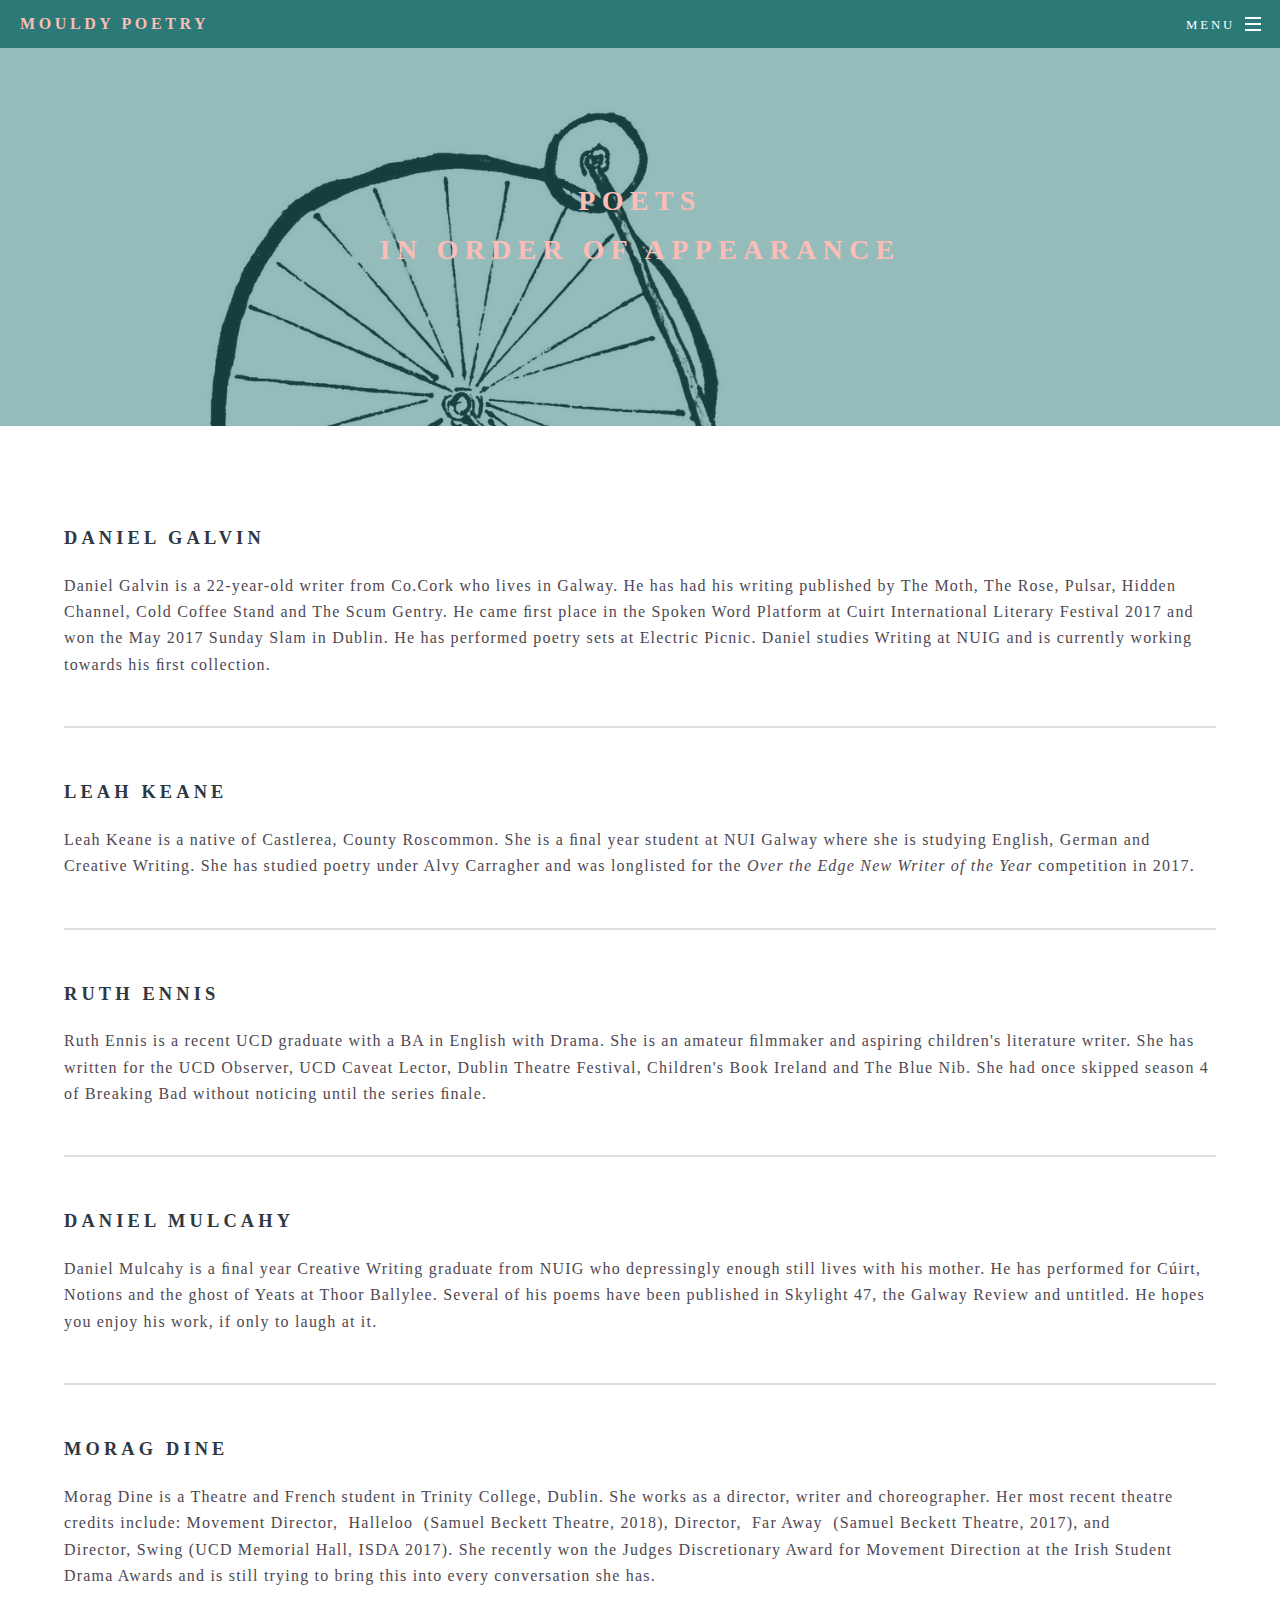
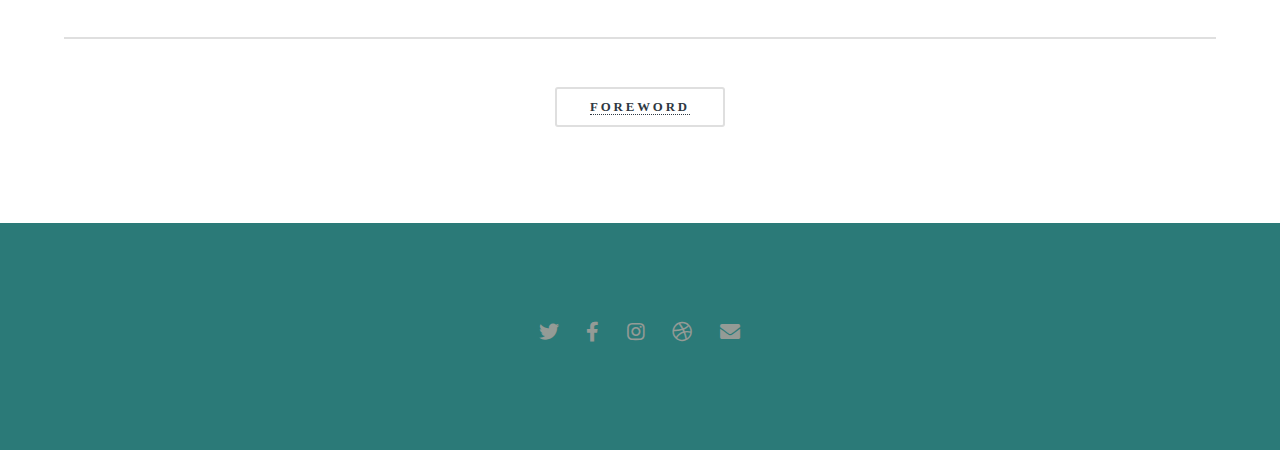
<file: poetbios.html>
<!DOCTYPE HTML>
<!--
	Spectral by HTML5 UP
	html5up.net | @ajlkn
	Free for personal and commercial use under the CCA 3.0 license (html5up.net/license)
-->
<html>
	<head>
		<title>Mouldy Poetry</title>
		<meta charset="utf-8" />
		<meta name="viewport" content="width=device-width, initial-scale=1, user-scalable=no" />
		<link rel="stylesheet" href="assets/css/main.css" />
		<noscript><link rel="stylesheet" href="assets/css/noscript.css" /></noscript>
	</head>
	<link rel="icon" href="images\bike.ico">
	<body class="is-preload">

		<!-- Page Wrapper -->
			<div id="page-wrapper">

				<!-- Header -->
					<header id="header">
						<h1><a href="index.html">Mouldy Poetry</a></h1>
						<nav id="nav">
							<ul>
								<li class="special">
									<a href="#menu" class="menuToggle"><span>Menu</span></a>
									<div id="menu">
										<ul>
											<li><a href="index.html">Home</a></li>
											<li><a href="walker.html">Short Stories</a></li>
											<li><a href="playdates.html">Poetry</a></li>

										</ul>
									</div>
								</li>
							</ul>
						</nav>
					</header>

				<!-- Main -->
					<article id="main">
						<header>
							<h2>Poets<br/>


							<p>In order of appearance</p>
						</header>
						<section class="wrapper style5">
							<div class="inner">
								<h3><b>Daniel Galvin  </b></h3>
								<p>
									Daniel Galvin is a 22-year-old writer from Co.Cork who lives in Galway. He has had his writing published by The Moth, The Rose, Pulsar, Hidden Channel, Cold Coffee Stand and The Scum Gentry. He came ﬁrst place in the Spoken Word Platform at Cuirt International Literary Festival 2017 and won the May 2017 Sunday Slam in Dublin. He has performed poetry sets at Electric Picnic. Daniel studies Writing at NUIG and is currently working towards his ﬁrst collection.
								</p>
								<hr />
								<h3><b>Leah Keane </b></h3>
								<p>
									Leah Keane is a native of Castlerea, County Roscommon. She is a ﬁnal year student at NUI Galway where she is studying English, German and Creative Writing. She has studied poetry under Alvy Carragher and was longlisted for the <i>Over the Edge New Writer of the Year</i> competition in 2017.
								</p>
								<hr />

								<h3><b>Ruth Ennis  </b></h3>
								<p>
								Ruth Ennis is a recent UCD graduate with a BA in English with Drama. She is an amateur ﬁlmmaker and aspiring children's literature writer. She has written for the UCD Observer, UCD Caveat Lector, Dublin Theatre Festival, Children's Book Ireland and The Blue Nib. She had once skipped season 4 of Breaking Bad without noticing until the series ﬁnale.
								</p>
								<hr />
								<h3><b>	Daniel Mulcahy </b></h3>
								<p>
									Daniel Mulcahy is a ﬁnal year Creative Writing graduate from NUIG who depressingly enough still lives with his mother. He has performed for Cúirt, Notions and the ghost of Yeats at Thoor Ballylee. Several of his poems have been published in Skylight 47, the Galway Review and untitled. He hopes you enjoy his work, if only to laugh at it. 
								</p>
								<hr />
								<h3><b>Morag Dine </b></h3>
								<p>
									Morag Dine is a Theatre and French student in Trinity College, Dublin. She works as a director, writer and choreographer. Her most recent theatre credits include: Movement Director,  Halleloo  (Samuel Beckett Theatre, 2018), Director,  Far Away  (Samuel Beckett Theatre, 2017), and Director, Swing (UCD Memorial Hall, ISDA 2017). She recently won the Judges Discretionary Award for Movement Direction at the Irish Student Drama Awards and is still trying to bring this into every conversation she has.
								</p>

								<hr />

								<ul class="actions special">
				          <li>
				              <button type="submit"> <a href ='index.html'>Foreword</button>
</li>

							</div>
						</section>
					</article>

				<!-- Footer -->
					<footer id="footer">
						<ul class="icons">
							<li><a href="#" class="icon brands fa-twitter"><span class="label">Twitter</span></a></li>
							<li><a href="#" class="icon brands fa-facebook-f"><span class="label">Facebook</span></a></li>
							<li><a href="#" class="icon brands fa-instagram"><span class="label">Instagram</span></a></li>
							<li><a href="#" class="icon brands fa-dribbble"><span class="label">Dribbble</span></a></li>
							<li><a href="#" class="icon solid fa-envelope"><span class="label">Email</span></a></li>
						</ul>

					</footer>

			</div>

		<!-- Scripts -->
			<script src="assets/js/jquery.min.js"></script>
			<script src="assets/js/jquery.scrollex.min.js"></script>
			<script src="assets/js/jquery.scrolly.min.js"></script>
			<script src="assets/js/browser.min.js"></script>
			<script src="assets/js/breakpoints.min.js"></script>
			<script src="assets/js/util.js"></script>
			<script src="assets/js/main.js"></script>

	</body>
</html>
</file>
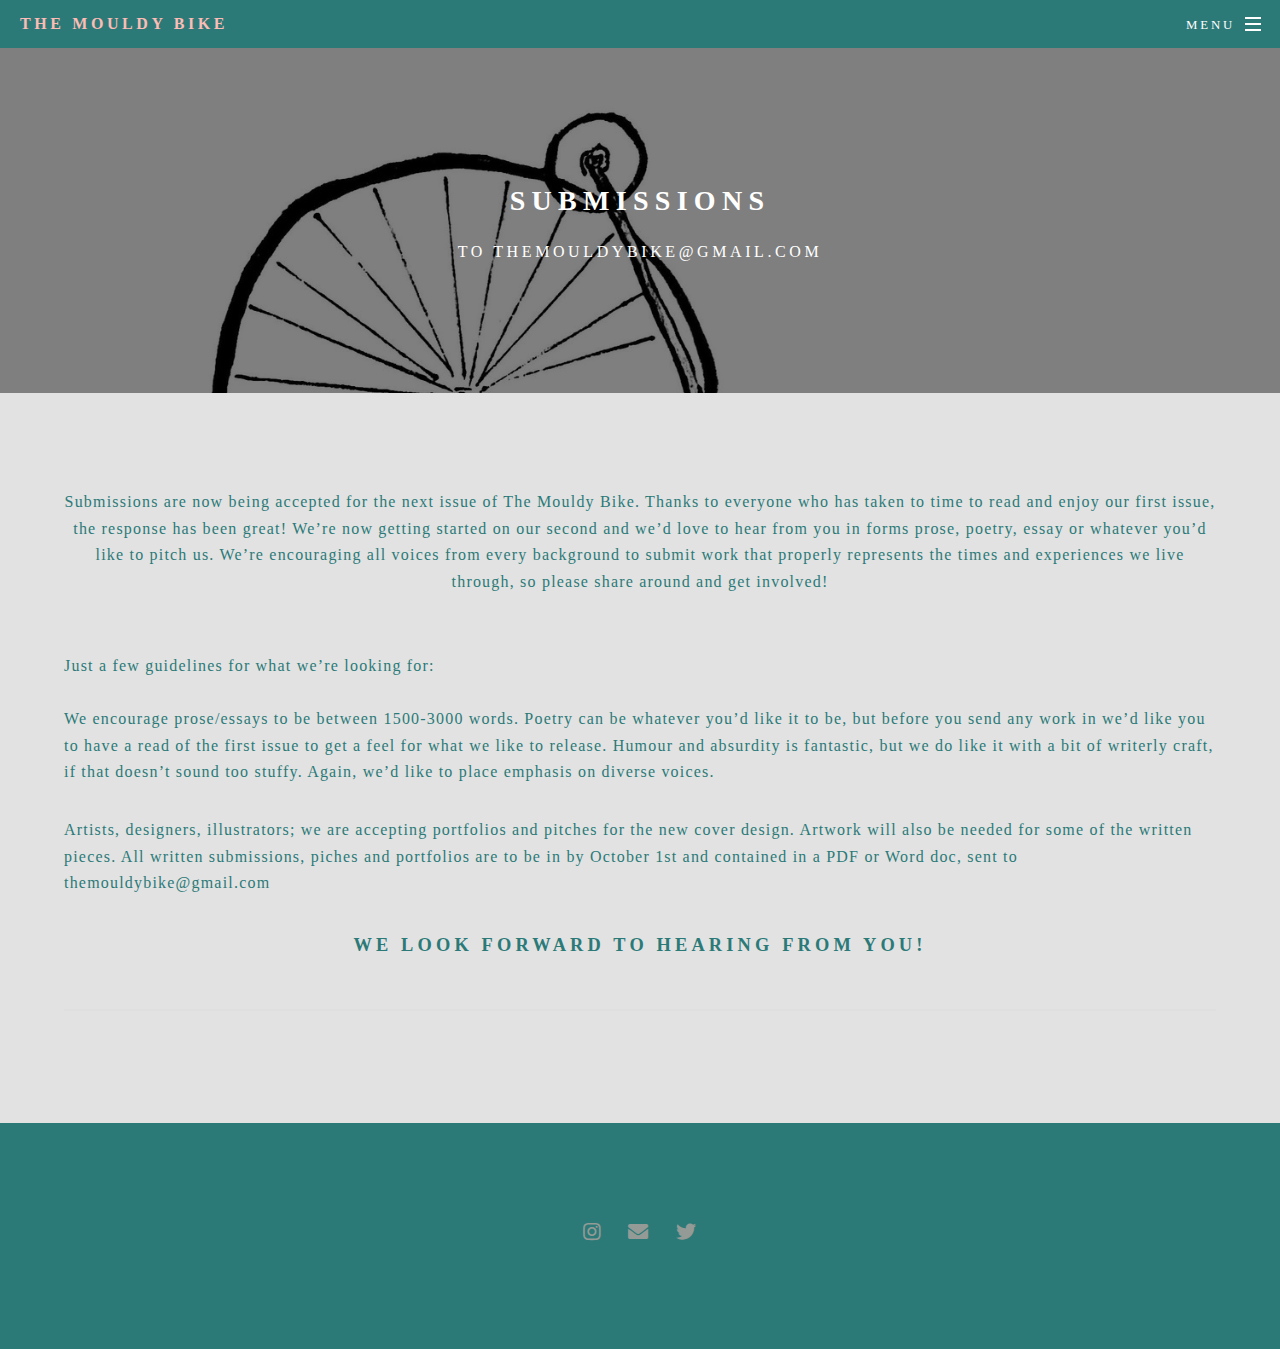
<file: review.html>
<!DOCTYPE HTML>
<!--
	Spectral by HTML5 UP
	html5up.net | @ajlkn
	Free for personal and commercial use under the CCA 3.0 license (html5up.net/license)
-->
<html>
	<head>
		<title>The Mouldy Bike</title>
		<meta charset="utf-8" />
		<meta name="viewport" content="width=device-width, initial-scale=1, user-scalable=no" />
		<link rel="stylesheet" href="assets/css/main4.css" />

		<noscript>
			<link rel="stylesheet" href="assets/css/noscript.css" /></noscript>
	<link rel="icon" href="images\bike.ico">

</head>

	<body class="is-preload">


		<!-- Page Wrapper -->
			<div id="page-wrapper">

				<!-- Header -->
					<header id="header">
						<h1><a href="index.html">The Mouldy Bike</a></h1>
						<nav id="nav">
							<ul>
								<li class="special">
									<a href="#menu" class="menuToggle"><span>Menu</span></a>
									<div id="menu">
										<ul>
											<li><a href="index.html">Home</a></li>
											<li><a href="walker.html">Short Stories</a></li>
											<li><a href="playdates.html">Poetry</a></li>
											<li><a href="iwillarise.html">Essay</a></li>
											<li><a href="review.html">Submissions</a></li>

										</ul>
									</div>
								</li>
							</ul>
						</nav>
					</header>

				<!-- Main -->
					<article id="main">
						<header>
							<h2>Submissions</h2>
							<p> to themouldybike@gmail.com</p>
						</header>
						<section class="wrapper style5">
							<div class="inner">

							<p style="text-align:center;">
								Submissions are now being accepted for the next issue of The Mouldy Bike. Thanks to everyone who has taken to time to read and enjoy our first issue, the response has been great! We’re now getting started on our second and we’d love to hear from you in forms prose, poetry, essay or whatever you’d like to pitch us. We’re encouraging all voices from every background to submit work that properly represents the times and experiences we live through, so please share around and get involved!
								</p>

								<br>
 Just a few guidelines for what we’re looking for:
 <br>
 <br>
 <p style="text-align:left;">

	 We encourage prose/essays to be between 1500-3000 words. Poetry can be whatever you’d like it to be, but before you send any work in we’d like you to have a read of the first issue to get a feel for what we like to release. Humour and absurdity is fantastic, but we do like it with a bit of writerly craft, if that doesn’t sound too stuffy. Again, we’d like to place emphasis on diverse voices.

</p>

 <p style="text-align:left;">
Artists, designers, illustrators; we are accepting portfolios and pitches for the new cover design. Artwork will also be needed for some of the written pieces. All written submissions, piches and portfolios are to be in by October 1st and contained in a PDF or Word doc, sent to themouldybike@gmail.com

</p>

<h3 style="text-align:center;"><b>We look forward to hearing from you! </b></h3>

							</p>





	<hr />




							</div>
						</section>
					</article>

				<!-- Footer -->
					<footer id="footer">
						<ul class="icons">

							<li><a href=https://www.instagram.com/themouldybike/?hl=en class="icon brands fa-instagram"><span class="label">Instagram</span></a></li>

							<li><a href="mailto:themouldybike@gmail.com" class="icon solid fa-envelope"><span class="label">themouldy</span></a></li>
							<li><a href="https://twitter.com/themouldybike" class="icon brands fa-twitter"><span class="label">Twitter</span></a></li>

						</ul>

					</footer>

			</div>

		<!-- Scripts -->
			<script src="assets/js/jquery.min.js"></script>
			<script src="assets/js/jquery.scrollex.min.js"></script>
			<script src="assets/js/jquery.scrolly.min.js"></script>
			<script src="assets/js/browser.min.js"></script>
			<script src="assets/js/breakpoints.min.js"></script>
			<script src="assets/js/util.js"></script>
			<script src="assets/js/main.js"></script>

	</body>
</html>
</file>
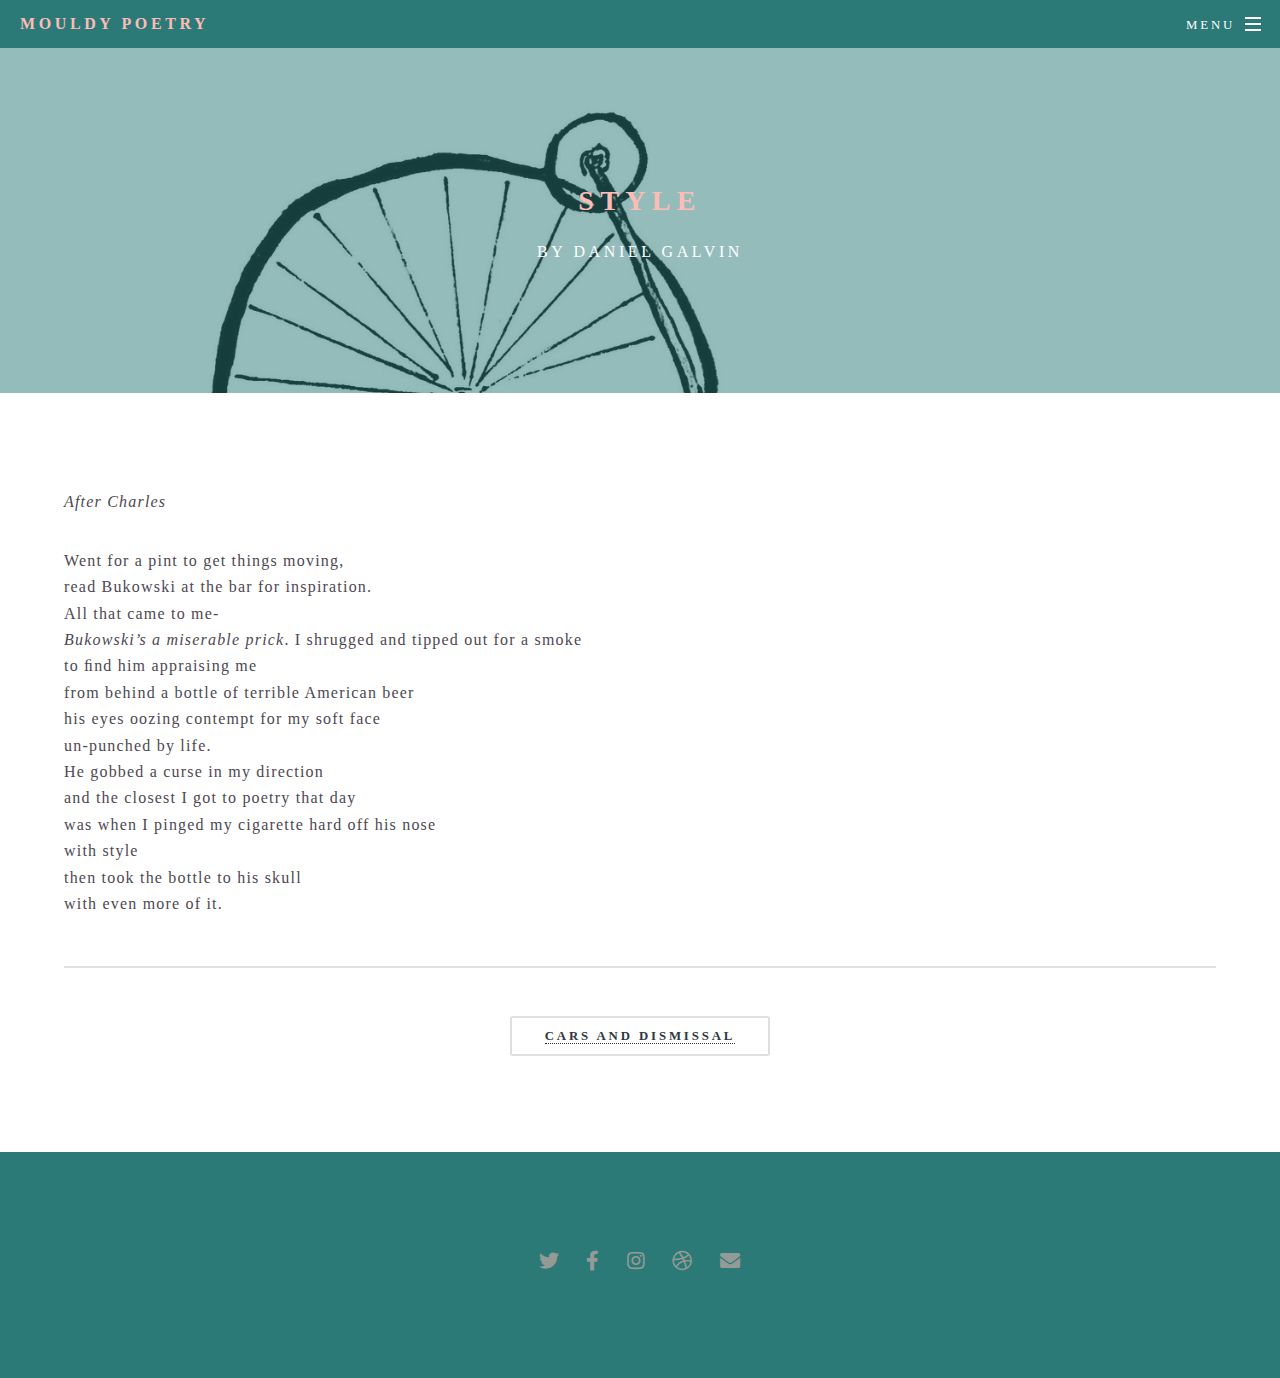
<file: style.html>
<!DOCTYPE HTML>
<!--
	Spectral by HTML5 UP
	html5up.net | @ajlkn
	Free for personal and commercial use under the CCA 3.0 license (html5up.net/license)
-->
<html>
	<head>
		<title>Mouldy Poetry</title>
		<meta charset="utf-8" />
		<meta name="viewport" content="width=device-width, initial-scale=1, user-scalable=no" />
		<link rel="stylesheet" href="assets/css/main.css" />
		<noscript><link rel="stylesheet" href="assets/css/noscript.css" /></noscript>
	</head>
	<link rel="icon" href="images\bike.ico">
	<body class="is-preload">

		<!-- Page Wrapper -->
			<div id="page-wrapper">

				<!-- Header -->
					<header id="header">
						<h1><a href="index.html">Mouldy Poetry</a></h1>
						<nav id="nav">
							<ul>
								<li class="special">
									<a href="#menu" class="menuToggle"><span>Menu</span></a>
									<div id="menu">
										<ul>
											<li><a href="index.html">Home</a></li>
											<li><a href="walker.html">Short Stories</a></li>
											<li><a href="cars.html">Poetry</a></li>

										</ul>
									</div>
								</li>
							</ul>
						</nav>
					</header>

				<!-- Main -->
					<article id="main">
						<header>
							<h2>Style</h2>
							<p>By Daniel Galvin</p>
						</header>
						<section class="wrapper style5">
							<div class="inner">
							<p>
								<i>After Charles</i>
							</p>
							<p>
								Went for a pint to get things moving,<br />

						 read Bukowski at the bar for inspiration.<br /> All that came to me-<br /> <i>Bukowski’s a miserable prick</i>. I shrugged and tipped out for a smoke<br /> to ﬁnd him appraising me <br />from behind a bottle of terrible American beer<br /> his eyes oozing contempt for my soft face<br />  un-punched by life. <br />He gobbed a curse in my direction<br /> and the closest I got to poetry that day<br /> was when I pinged my cigarette hard off his nose <br />with style<br /> then took the bottle to his skull<br /> with even more of it.
							</p>


								<hr />

								<ul class="actions special">
				          <li>
				              <button type="submit"> <a href ='cars.html'>Cars and Dismissal</button>
</li>

							</div>
						</section>
					</article>

				<!-- Footer -->
					<footer id="footer">
						<ul class="icons">
							<li><a href="#" class="icon brands fa-twitter"><span class="label">Twitter</span></a></li>
							<li><a href="#" class="icon brands fa-facebook-f"><span class="label">Facebook</span></a></li>
							<li><a href="#" class="icon brands fa-instagram"><span class="label">Instagram</span></a></li>
							<li><a href="#" class="icon brands fa-dribbble"><span class="label">Dribbble</span></a></li>
							<li><a href="#" class="icon solid fa-envelope"><span class="label">Email</span></a></li>
						</ul>

					</footer>

			</div>

		<!-- Scripts -->
			<script src="assets/js/jquery.min.js"></script>
			<script src="assets/js/jquery.scrollex.min.js"></script>
			<script src="assets/js/jquery.scrolly.min.js"></script>
			<script src="assets/js/browser.min.js"></script>
			<script src="assets/js/breakpoints.min.js"></script>
			<script src="assets/js/util.js"></script>
			<script src="assets/js/main.js"></script>

	</body>
</html>
</file>
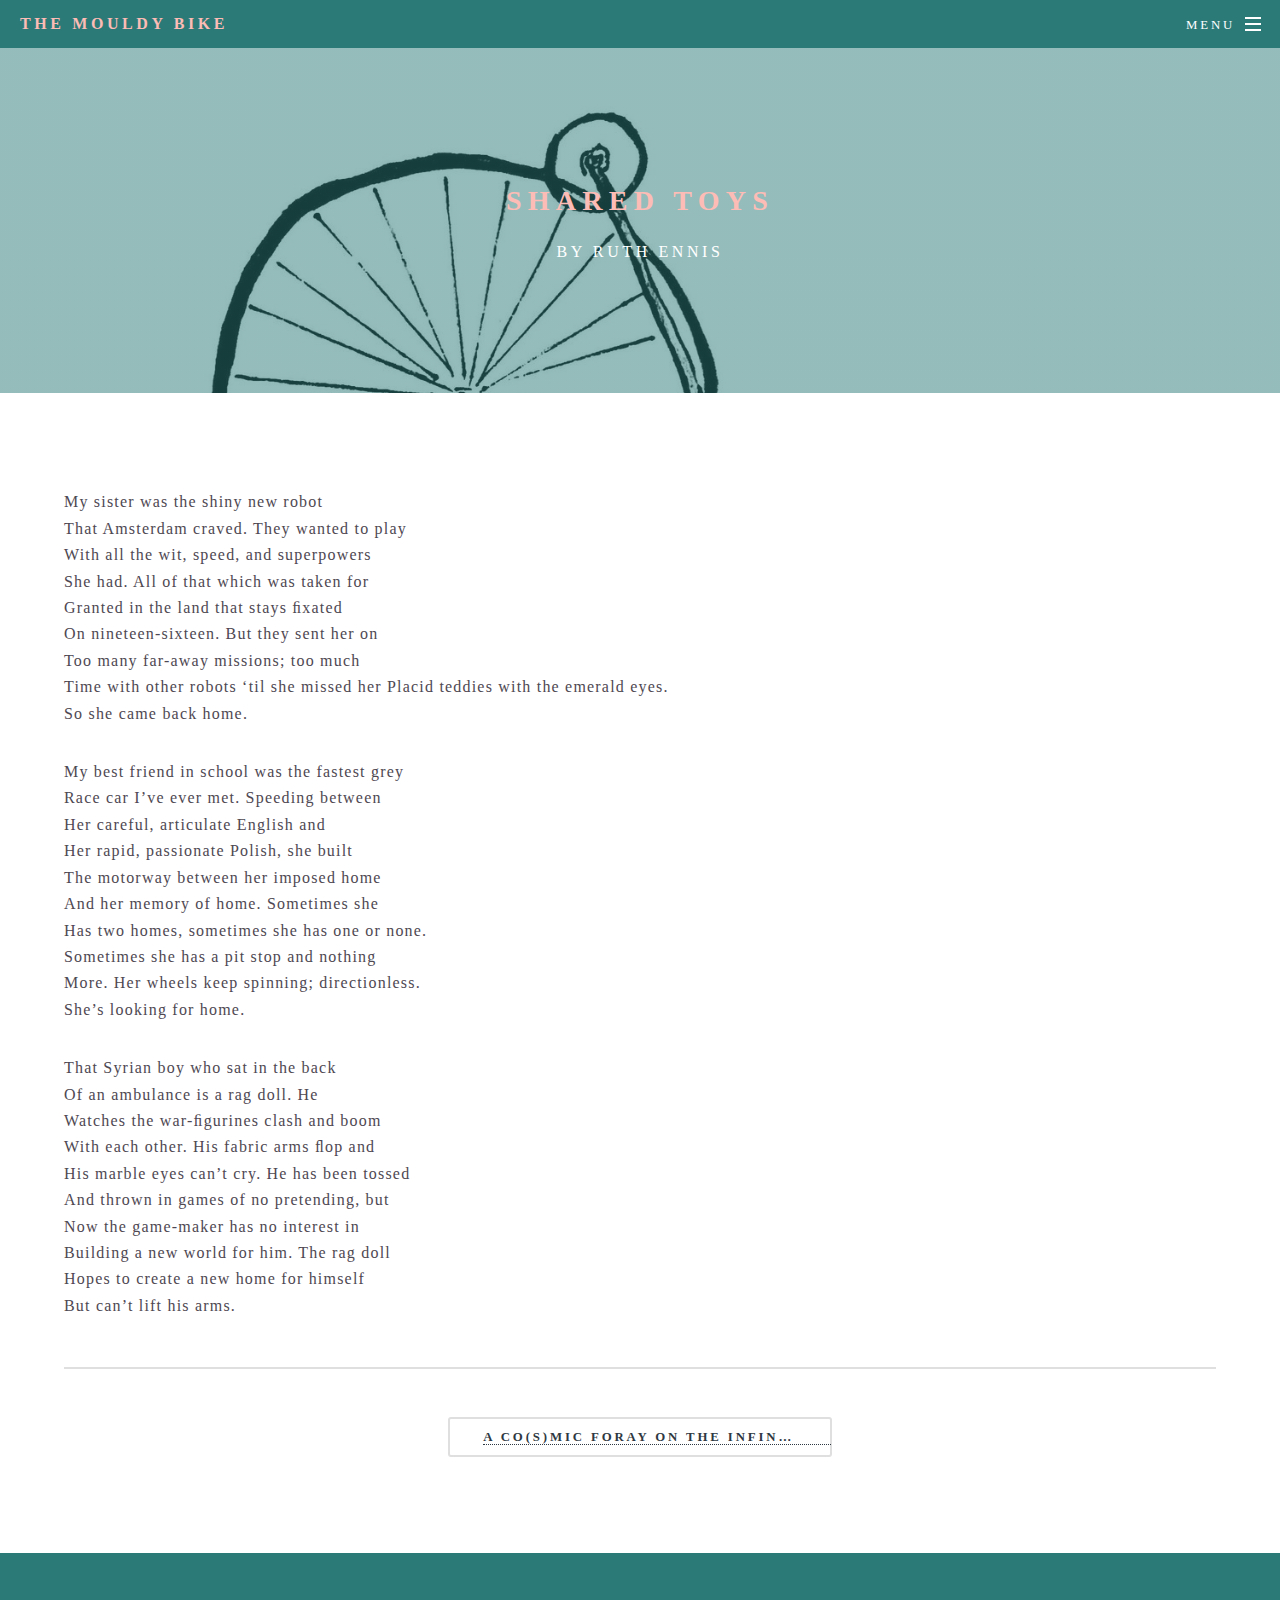
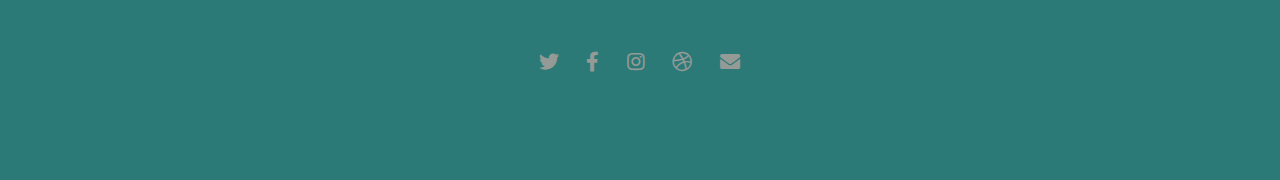
<file: toys.html>
<!DOCTYPE HTML>
<!--
	Spectral by HTML5 UP
	html5up.net | @ajlkn
	Free for personal and commercial use under the CCA 3.0 license (html5up.net/license)
-->
<html>
	<head>
		<title>The Mouldy Bike</title>
		<meta charset="utf-8" />
		<meta name="viewport" content="width=device-width, initial-scale=1, user-scalable=no" />
		<link rel="stylesheet" href="assets/css/main.css" />
		<noscript><link rel="stylesheet" href="assets/css/noscript.css" /></noscript>
	</head>
	<link rel="icon" href="images\bike.ico">
	<body class="is-preload">

		<!-- Page Wrapper -->
			<div id="page-wrapper">

				<!-- Header -->
					<header id="header">
						<h1><a href="index.html">The Mouldy Bike</a></h1>
						<nav id="nav">
							<ul>
								<li class="special">
									<a href="#menu" class="menuToggle"><span>Menu</span></a>
									<div id="menu">
										<ul>
											<li><a href="index.html">Home</a></li>
											<li><a href="walker.html">Short Stories</a></li>
											<li><a href="cosmic.html">Poetry</a></li>

										</ul>
									</div>
								</li>
							</ul>
						</nav>
					</header>

				<!-- Main -->
					<article id="main">
						<header>
							<h2>Shared Toys</h2>
							<p>By Ruth Ennis</p>
						</header>
						<section class="wrapper style5">
							<div class="inner">
							<p>
								My sister was the shiny new robot <br />That Amsterdam craved. They wanted to play<br />  With all the wit, speed, and superpowers<br /> She had. All of that which was taken for<br />  Granted in the land that stays ﬁxated<br /> On nineteen-sixteen. But they sent her on<br /> Too many far-away missions; too much<br /> Time with other robots ‘til she missed her  Placid teddies with the emerald eyes. <br /> So she came back home.
							</p>
							<p>
								My best friend in school was the fastest grey<br />  Race car I’ve ever met. Speeding between <br /> Her careful, articulate English and  <br />Her rapid, passionate Polish, she built <br /> The motorway between her imposed home <br /> And her memory of home. Sometimes she<br /> Has two homes, sometimes she has one or none. <br /> Sometimes she has a pit stop and nothing<br /> More. Her wheels keep spinning; directionless.<br /> She’s looking for home.
							</p>
							<p>
								That Syrian boy who sat in the back<br />  Of an ambulance is a rag doll. He <br />Watches the war-ﬁgurines clash and boom <br /> With each other. His fabric arms ﬂop and <br /> His marble eyes can’t cry. He has been tossed <br /> And thrown in games of no pretending, but<br />  Now the game-maker has no interest in<br /> Building a new world for him. The rag doll<br /> Hopes to create a new home for himself<br /> But can’t lift his arms.

							</p>


								<hr />

								<ul class="actions special">
				          <li>
				              <button type="submit"> <a href ='cosmic.html'>A Co(s)mic Foray on the Inﬁnitude written for landscape</button>
</li>

							</div>
						</section>
					</article>

				<!-- Footer -->
					<footer id="footer">
						<ul class="icons">
							<li><a href="#" class="icon brands fa-twitter"><span class="label">Twitter</span></a></li>
							<li><a href="#" class="icon brands fa-facebook-f"><span class="label">Facebook</span></a></li>
							<li><a href="#" class="icon brands fa-instagram"><span class="label">Instagram</span></a></li>
							<li><a href="#" class="icon brands fa-dribbble"><span class="label">Dribbble</span></a></li>
							<li><a href="#" class="icon solid fa-envelope"><span class="label">Email</span></a></li>
						</ul>

					</footer>

			</div>

		<!-- Scripts -->
			<script src="assets/js/jquery.min.js"></script>
			<script src="assets/js/jquery.scrollex.min.js"></script>
			<script src="assets/js/jquery.scrolly.min.js"></script>
			<script src="assets/js/browser.min.js"></script>
			<script src="assets/js/breakpoints.min.js"></script>
			<script src="assets/js/util.js"></script>
			<script src="assets/js/main.js"></script>

	</body>
</html>
</file>
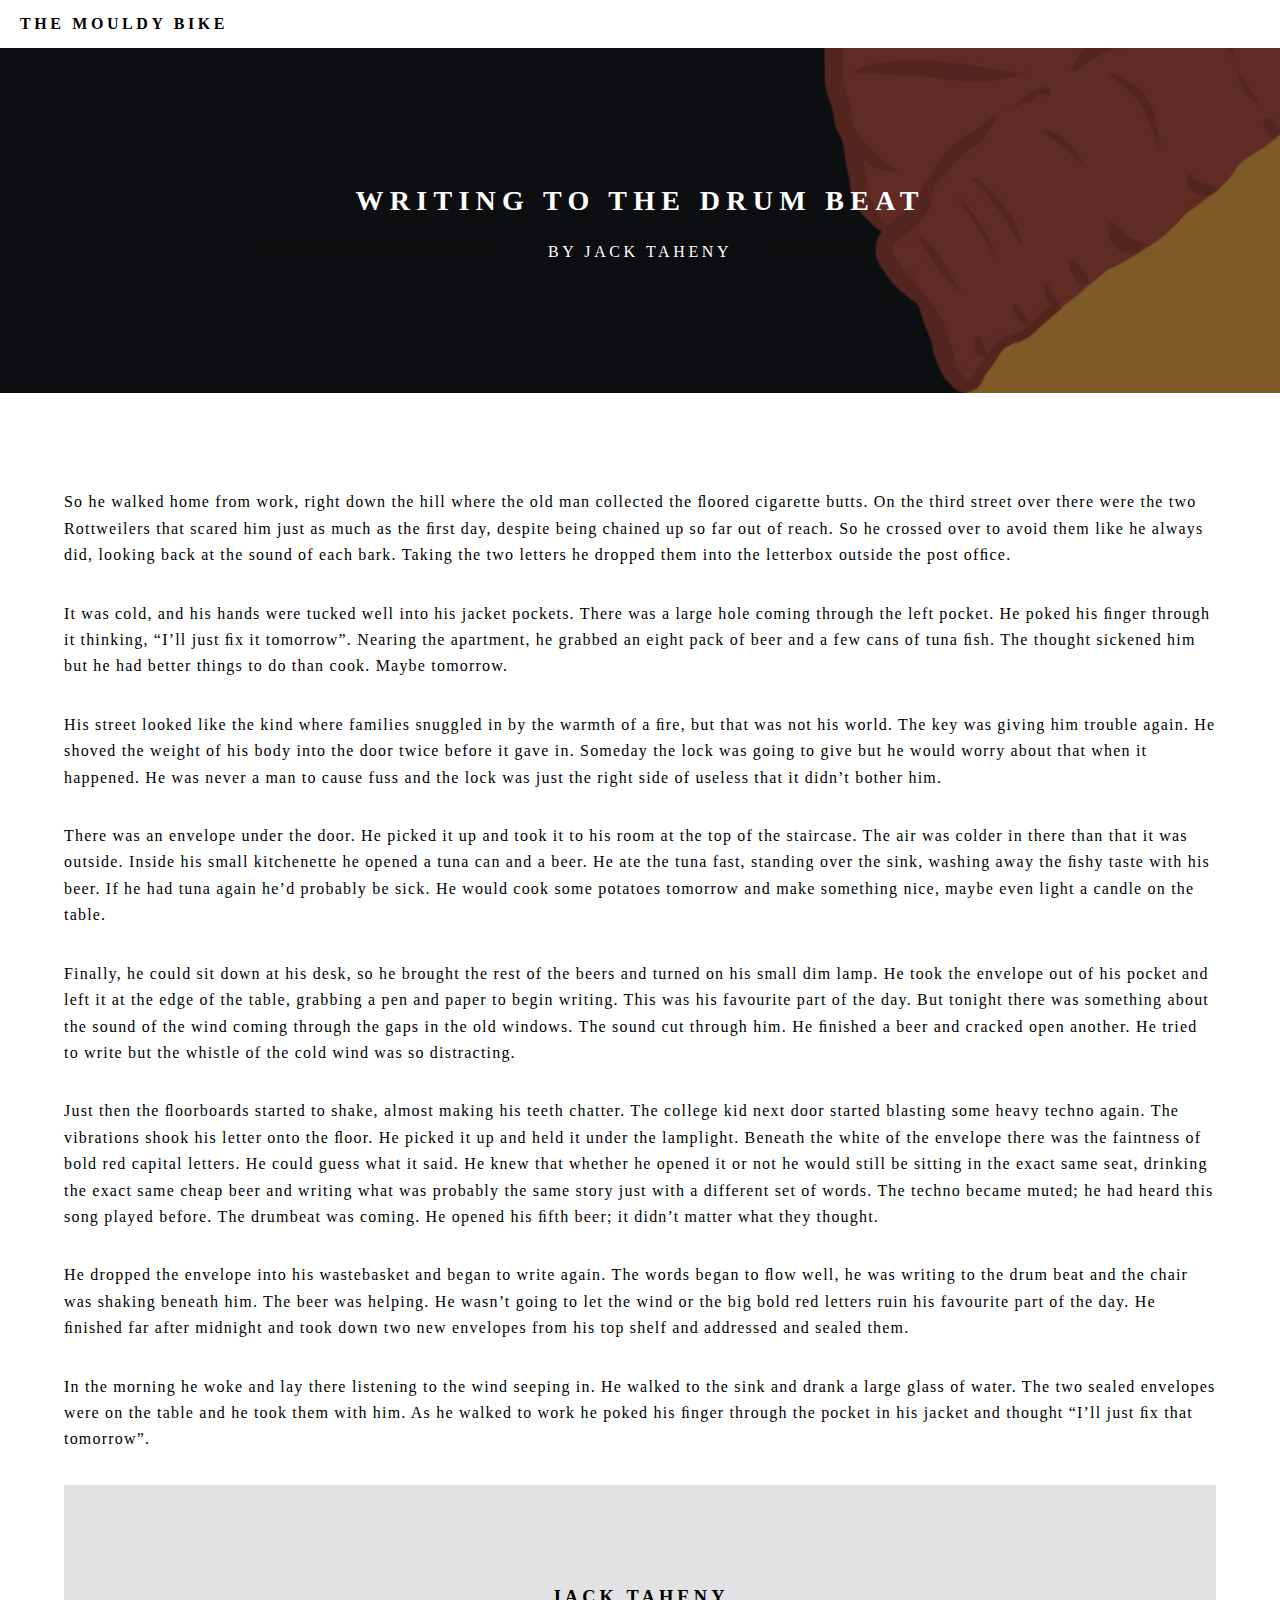
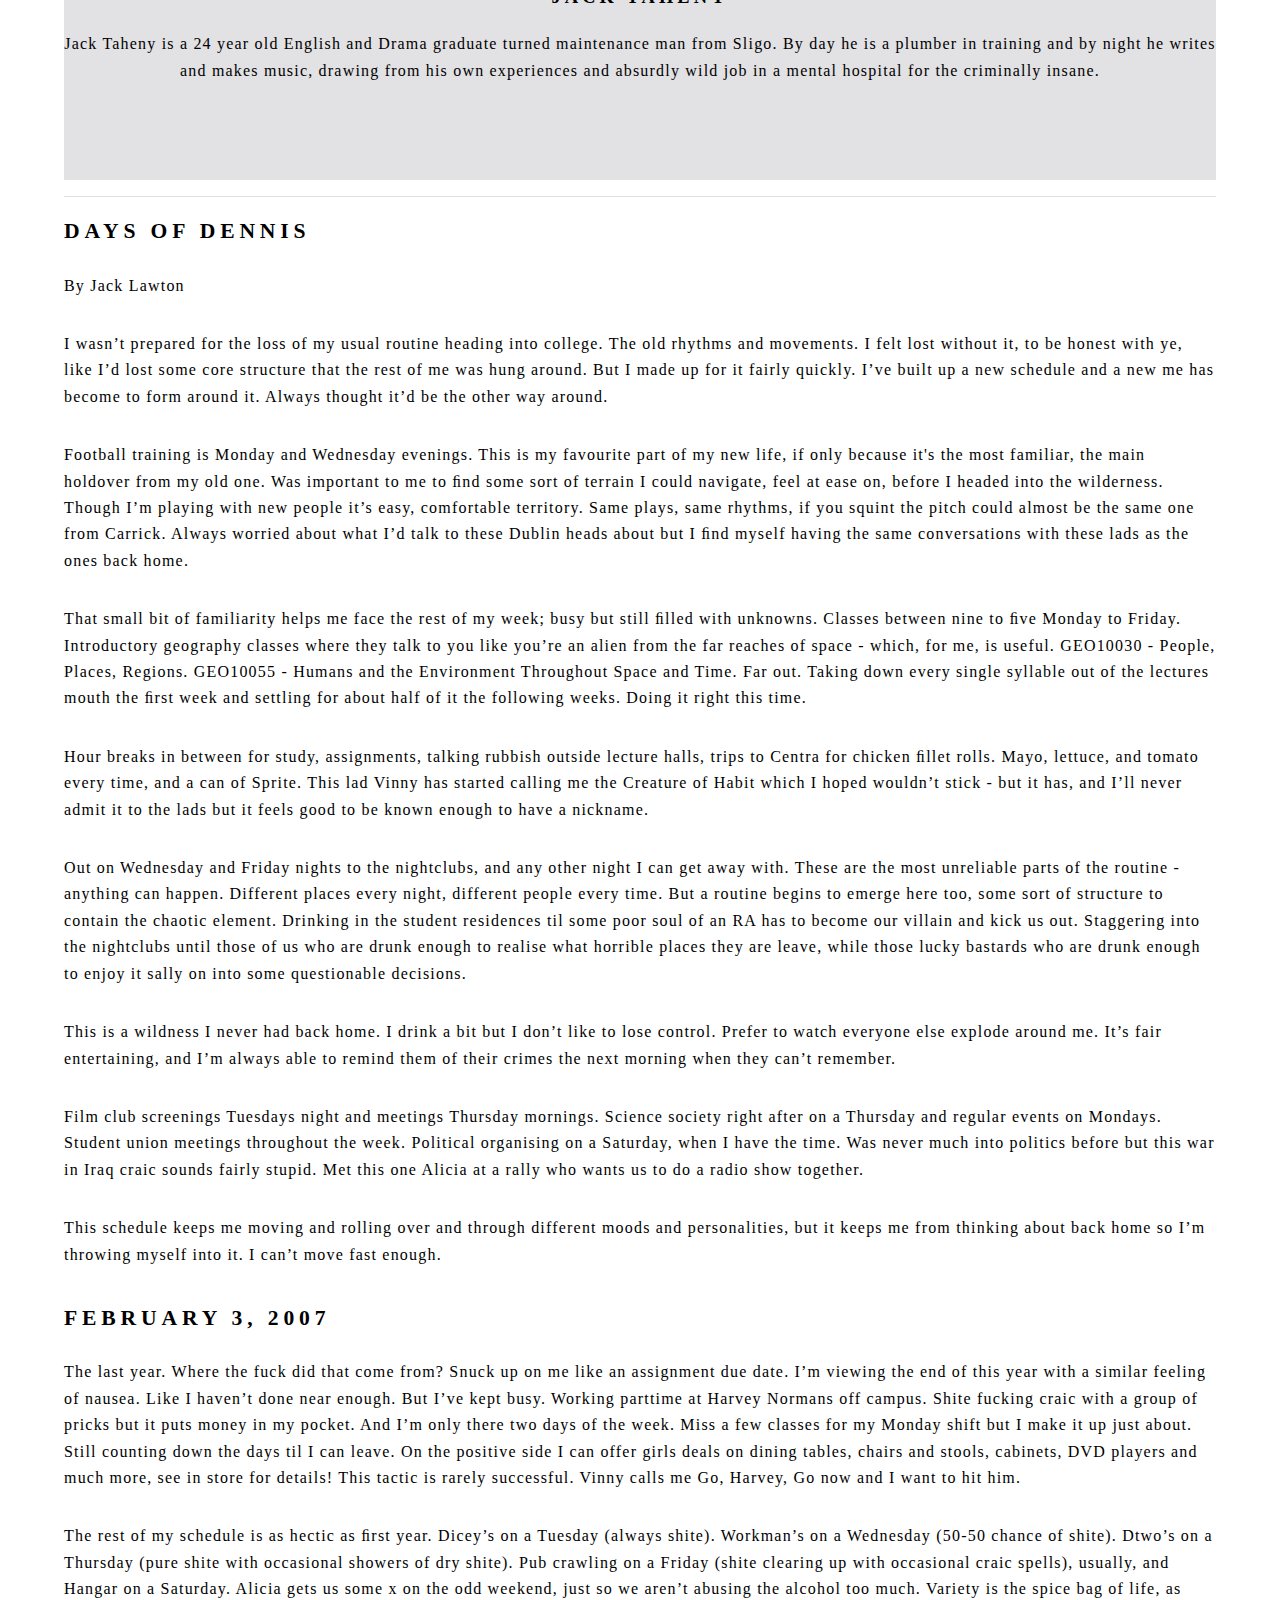
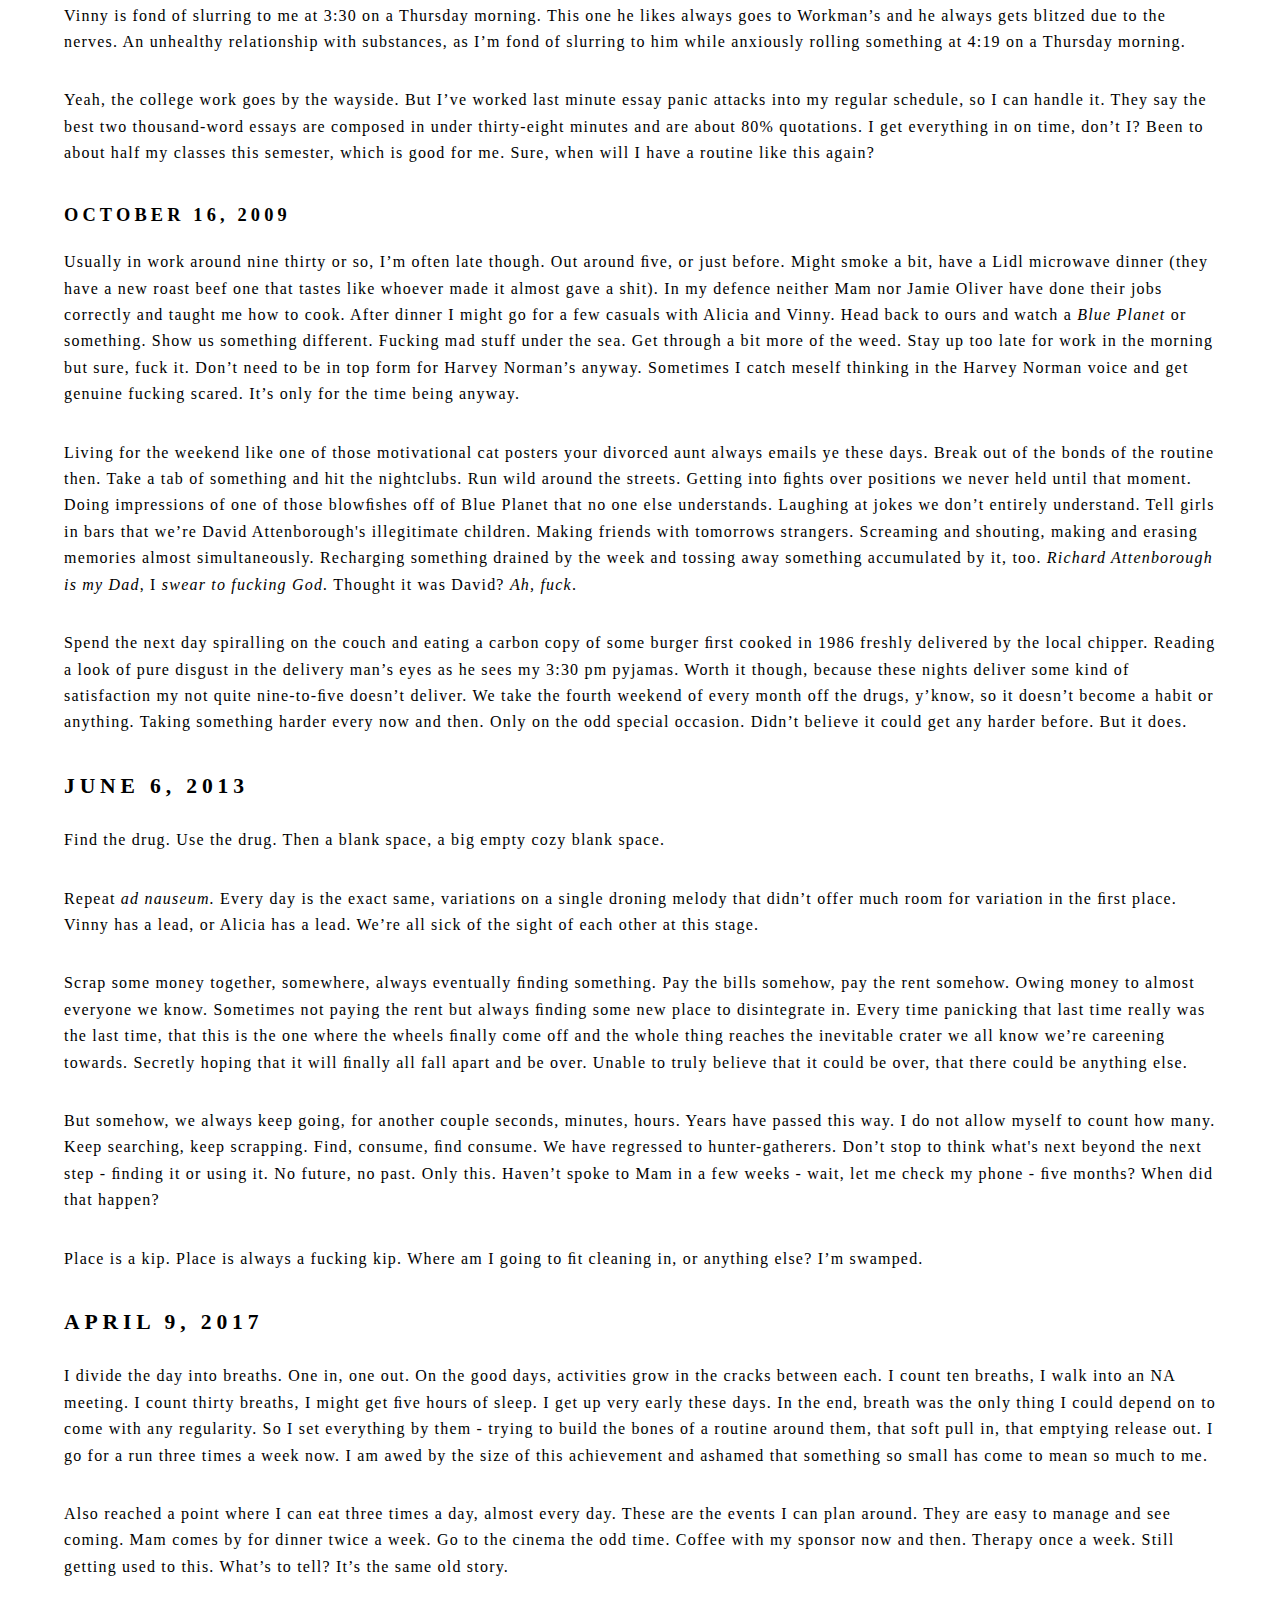
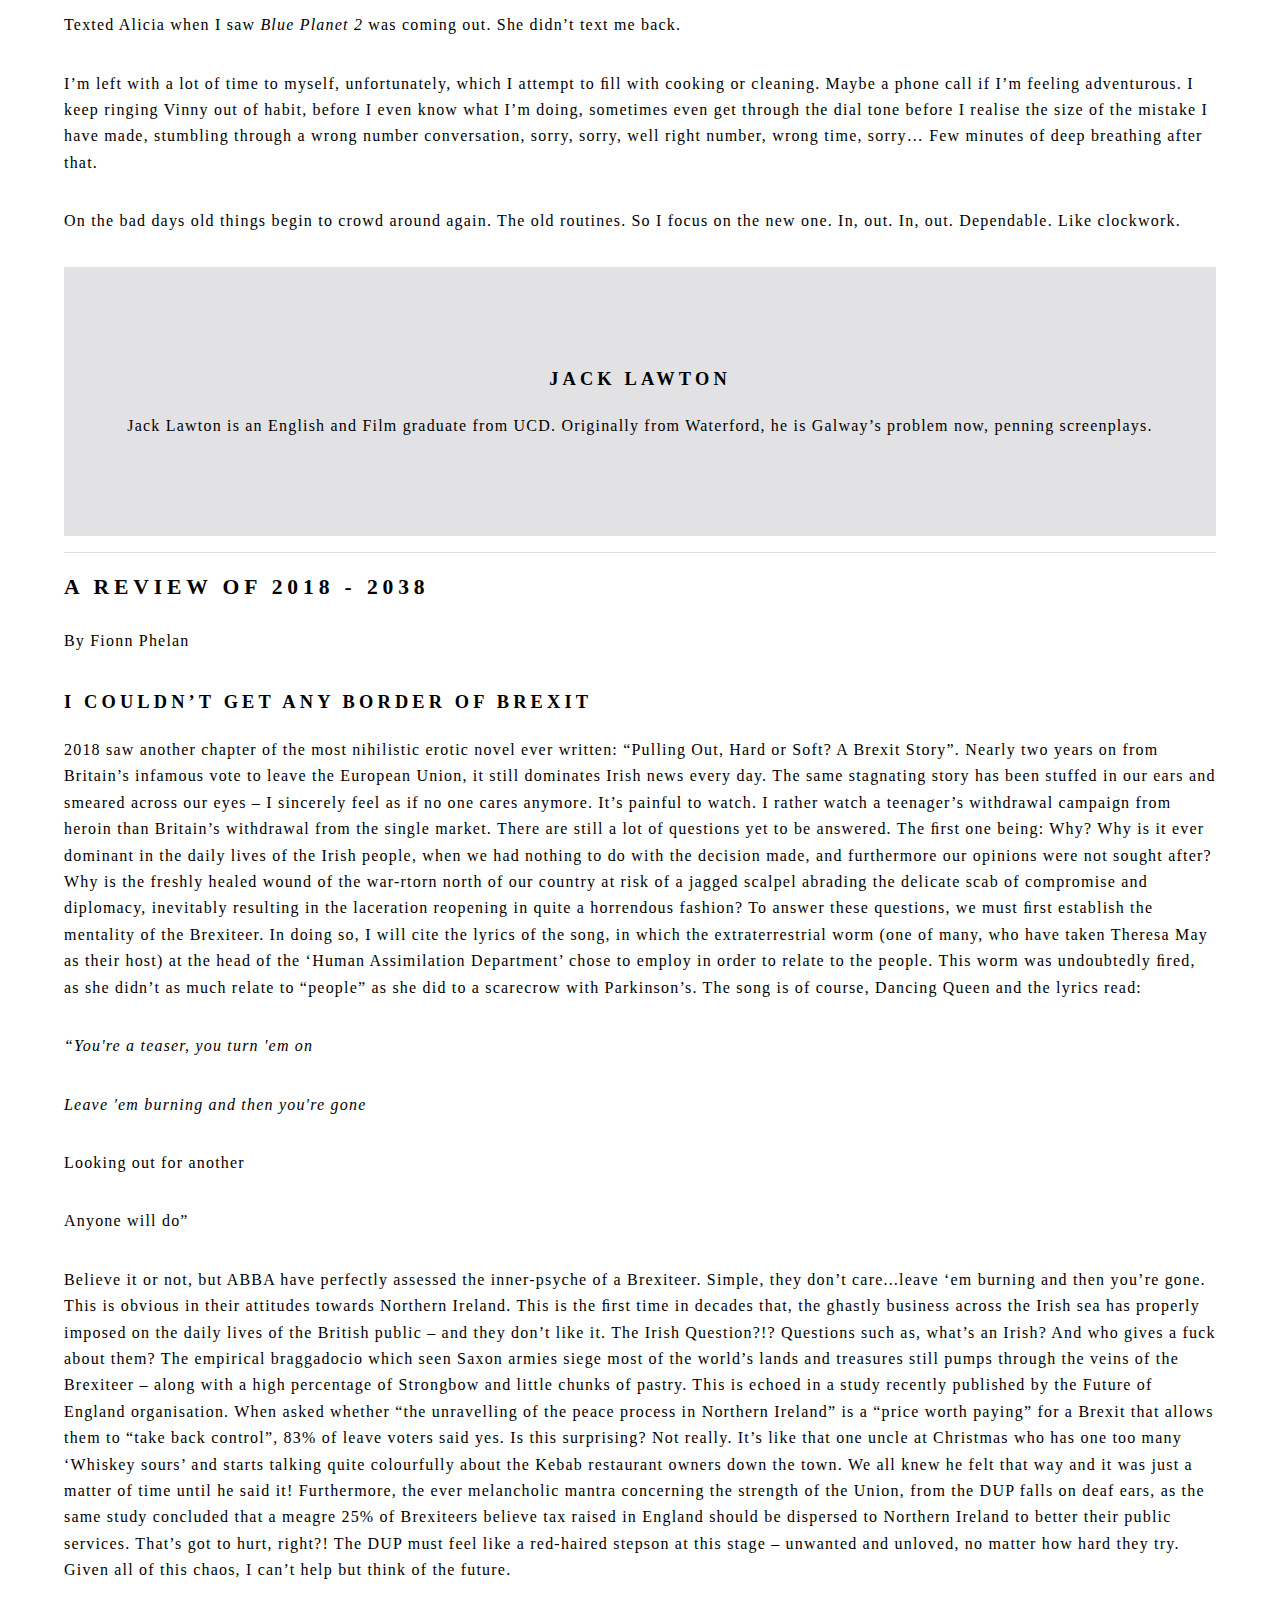
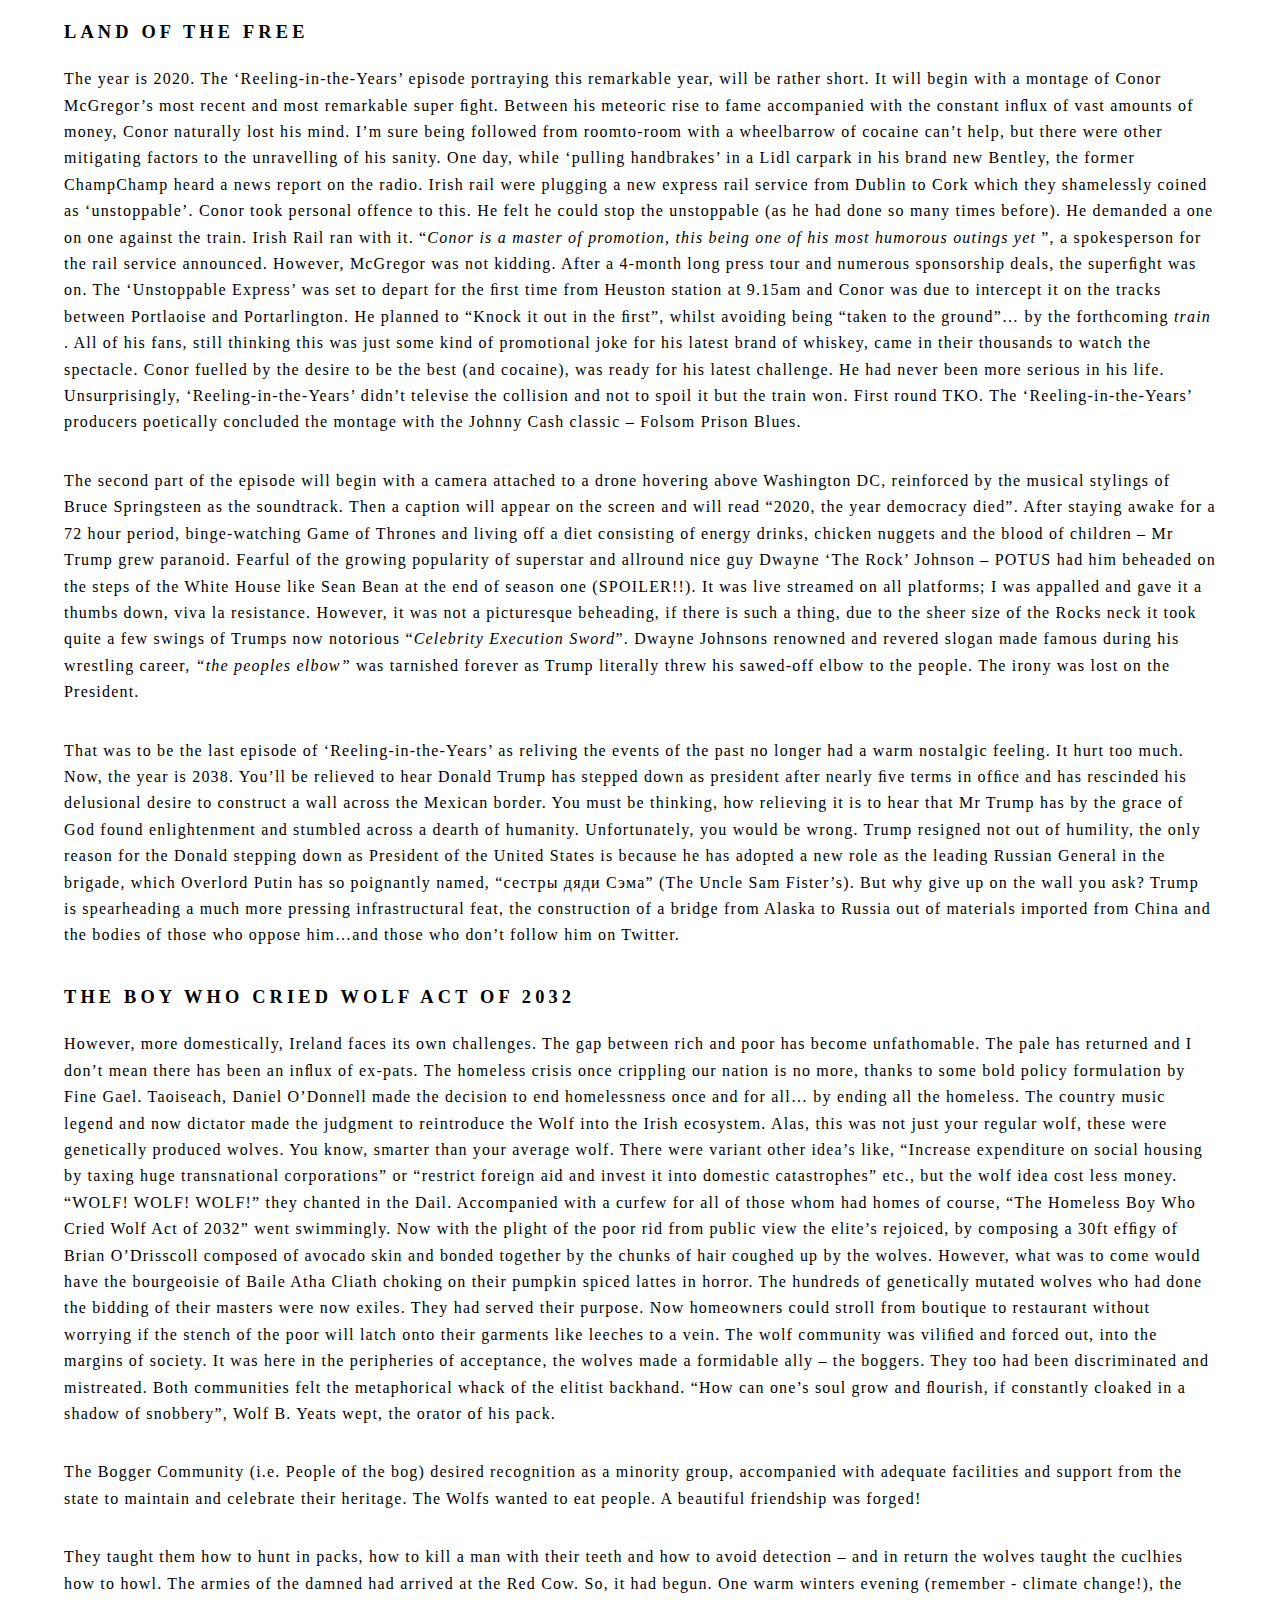
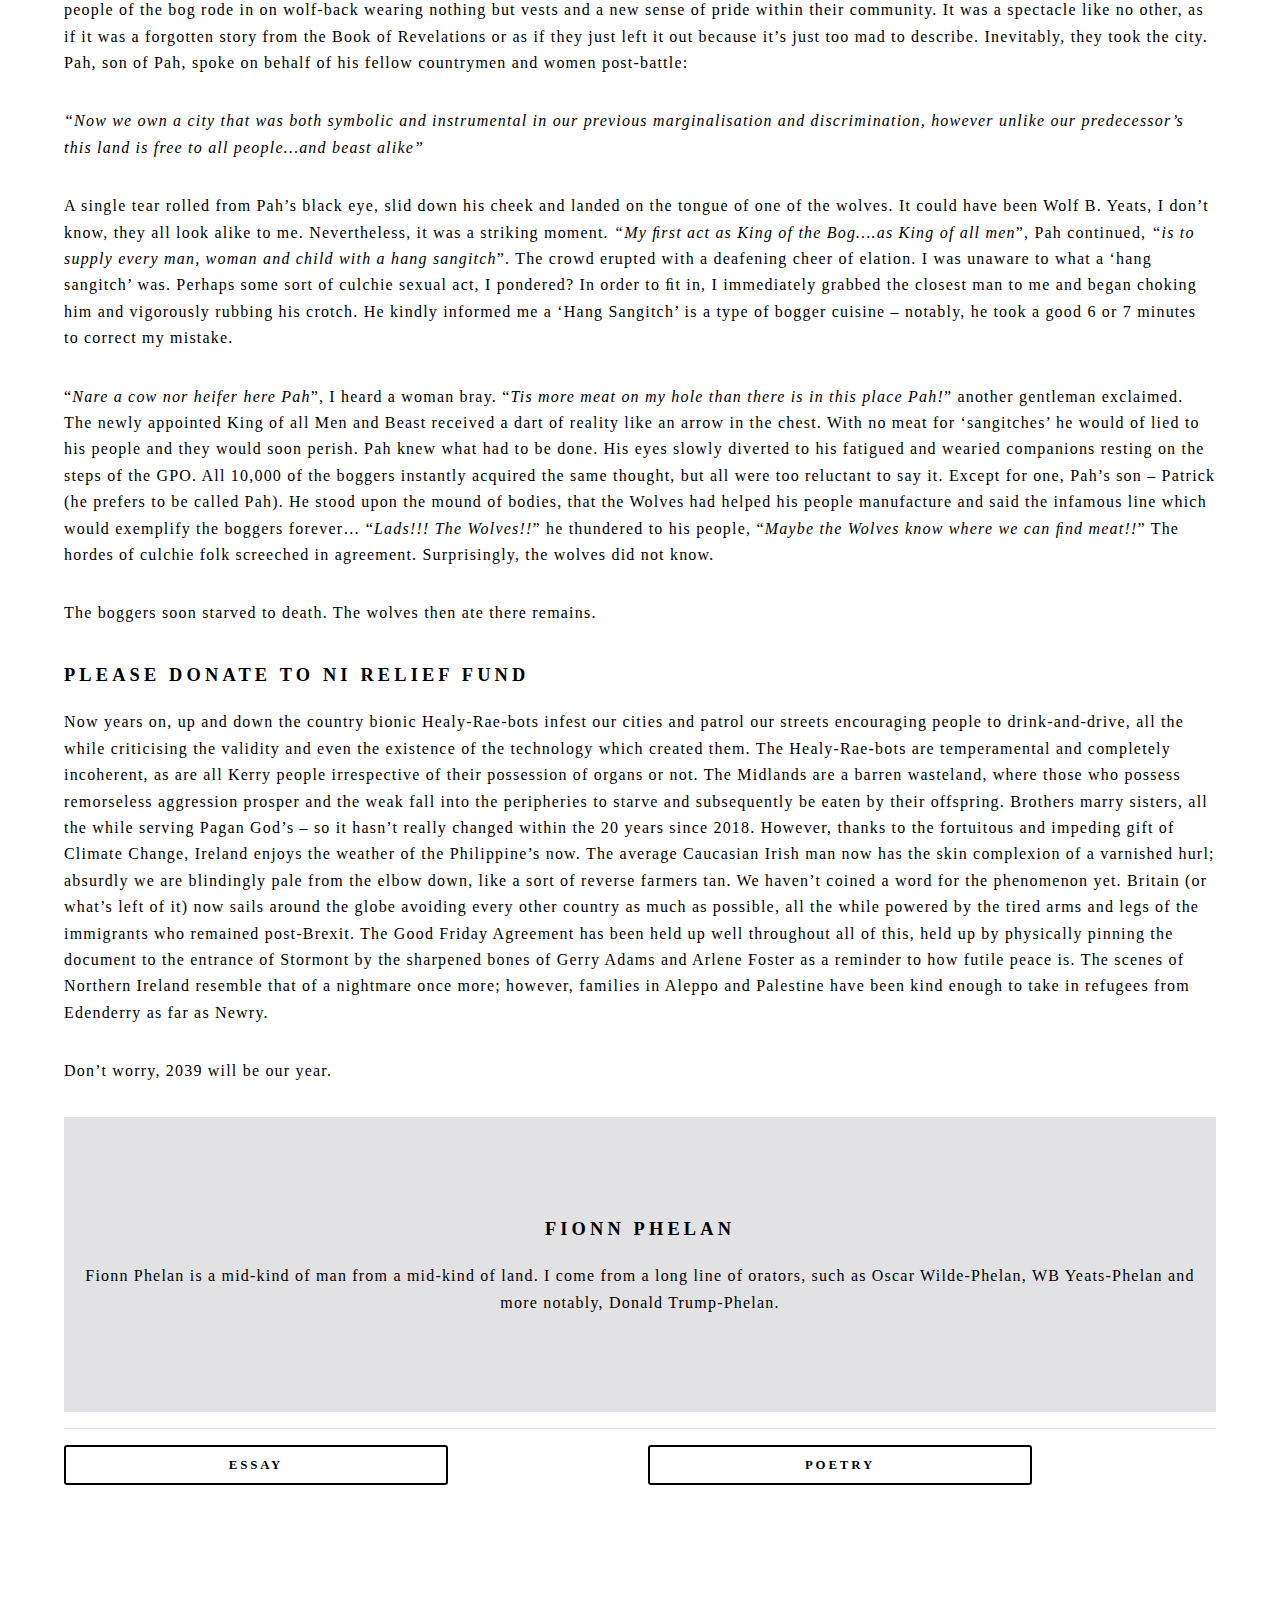
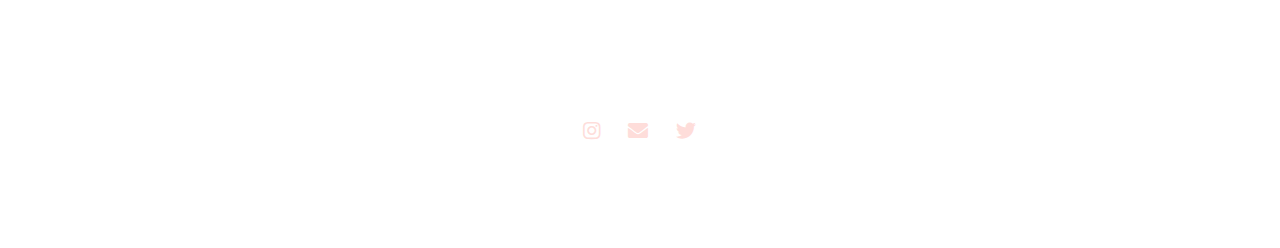
<file: walker.html>
<!DOCTYPE HTML>
<!--
	Spectral by HTML5 UP
	html5up.net | @ajlkn
	Free for personal and commercial use under the CCA 3.0 license (html5up.net/license)
-->
<html>
	<head>
		<title>The Mouldy Bike</title>
		<meta charset="utf-8" />
		<meta name="viewport" content="width=device-width, initial-scale=1, user-scalable=no" />
		<link rel="stylesheet" href="assets/css/main1.css" />
		<noscript><link rel="stylesheet" href="assets/css/noscript.css" /></noscript>
	</head>
	<link rel="icon" href="images\bike.ico">
	<body class="is-preload">

		<!-- Page Wrapper -->
			<div id="page-wrapper">

				<!-- Header -->
					<header id="header">
						<h1><a href="index.html">The Mouldy Bike</a></h1>
						<nav id="nav">
							<ul>
								<li class="special">
									<a href="#menu" class="menuToggle"><span>Menu</span></a>
									<div id="menu">
										<ul>
											<li><a href="index.html">Home</a></li>
											<li><a href="walker.html">Short Stories</a></li>
											<li><a href="playdates.html">Poetry</a></li>
											<li><a href="iwillarise.html">Essay</a></li>
											<li><a href="review.html">Submissions</a></li>



										</ul>
									</div>
								</li>
							</ul>
						</nav>
					</header>

				<!-- Main -->
					<article id="main">
						<header>

							<h2>Writing to the Drum Beat</h2>
							<p>By Jack Taheny</p>
						</header>
						<section class="wrapper style5">
							<div class="inner">





								<p>
									So he walked home from work, right down the hill where the old man collected the ﬂoored cigarette butts. On the third street over there were the two Rottweilers that scared him just as much as the ﬁrst day, despite being chained up so far out of reach. So he crossed over to avoid them like he always did, looking back at the sound of each bark. Taking the two letters he dropped them into the letterbox outside the post ofﬁce.
								</p>
								<p>
									It was cold, and his hands were tucked well into his jacket pockets. There was a large hole coming through the left pocket. He poked his ﬁnger through it thinking, “I’ll just ﬁx it tomorrow”. Nearing the apartment, he grabbed an eight pack of beer and a few cans of tuna ﬁsh. The thought sickened him but he had better things to do than cook. Maybe tomorrow.
								</p>
								<p>
									His street looked like the kind where families snuggled in by the warmth of a ﬁre, but that was not his world. The key was giving him trouble again. He shoved the weight of his body into the door twice before it gave in. Someday the lock was going to give but he would worry about that when it happened. He was never a man to cause fuss and the lock was just the right side of useless that it didn’t bother him.
								</p>
								<p>
									There was an envelope under the door. He picked it up and took it to his room at the top of the staircase. The air was colder in there than that it was outside. Inside his small kitchenette he opened a tuna can and a beer. He ate the tuna fast, standing over the sink, washing away the ﬁshy taste with his beer. If he had tuna again he’d probably be sick. He would cook some potatoes tomorrow and make something nice, maybe even light a candle on the table.
								</p>
								<p>
									Finally, he could sit down at his desk, so he brought the rest of the beers and turned on his small dim lamp. He took the envelope out of his pocket and left it at the edge of the table, grabbing a pen and paper to begin writing. This was his favourite part of the day. But tonight there was something about the sound of the wind coming through the gaps in the old windows. The sound cut through him. He ﬁnished a beer and cracked open another. He tried to write but the whistle of the cold wind was so distracting.
								</p>
								<p>
									Just then the ﬂoorboards started to shake, almost making his teeth chatter. The college kid next door started blasting some heavy techno again. The vibrations shook his letter onto the ﬂoor. He picked it up and held it under the lamplight. Beneath the white of the envelope there was the faintness of bold red capital letters. He could guess what it said. He knew that whether he opened it or not he would still be sitting in the exact same seat, drinking the exact same cheap beer and writing what was probably the same story just with a different set of words. The techno became muted; he had heard this song played before. The drumbeat was coming. He opened his ﬁfth beer; it didn’t matter what they thought.
								</p>
								<p>
									He dropped the envelope into his wastebasket and began to write again. The words began to ﬂow well, he was writing to the drum beat and the chair was shaking beneath him. The beer was helping. He wasn’t going to let the wind or the big bold red letters ruin his favourite part of the day. He ﬁnished far after midnight and took down two new envelopes from his top shelf and addressed and sealed them.
								</p>
								<p>
									In the morning he woke and lay there listening to the wind seeping in. He walked to the sink and drank a large glass of water. The two sealed envelopes were on the table and he took them with him. As he walked to work he poked his ﬁnger through the pocket in his jacket and thought “I’ll just ﬁx that tomorrow”.
								</p>


								<section class="wrapper style3">

								<h3 style="text-align:center;"><b> Jack Taheny </b></h3>

								<p style="text-align:center;">


									Jack Taheny is a 24 year old English and Drama graduate turned maintenance man from Sligo. By
day he is a plumber in training and by night he writes and makes music, drawing from his own
experiences and absurdly wild job in a mental hospital for the criminally insane.
								</p>

</section>
								<hr />
								<h2>Days of Dennis</h2>
								<p>By Jack Lawton</p>

								<p>
									I wasn’t prepared for the loss of my usual routine heading into college. The old rhythms and movements. I felt lost without it, to be honest with ye, like I’d lost some core structure that the rest of me was hung around. But I made up for it fairly quickly. I’ve built up a new schedule and a new me has become to form around it. Always thought it’d be the other way around.
								</p>
								<p>
									Football training is Monday and Wednesday evenings. This is my favourite part of my new life, if only because it's the most familiar,  the main holdover from my old one. Was important to me to ﬁnd some sort of terrain I could navigate, feel at ease on, before I headed into the wilderness. Though I’m playing with new people it’s easy, comfortable territory. Same plays, same rhythms, if you squint the pitch could almost be the same one from Carrick. Always worried about what I’d talk to these Dublin heads about but I ﬁnd myself having the same conversations with these lads as the ones back home.
								</p>
								<p>
									That small bit of familiarity helps me face the rest of my week; busy but still ﬁlled with unknowns. Classes between nine to ﬁve Monday to Friday. Introductory geography classes where they talk to you like you’re an alien from the far reaches of space - which, for me, is useful. GEO10030 - People, Places, Regions. GEO10055 - Humans and the Environment Throughout Space and Time. Far out. Taking down every single syllable out of the lectures mouth the ﬁrst week and settling for about half of it the following weeks. Doing it right this time.

								</p>
								<p>
									Hour breaks in between for study, assignments, talking rubbish outside lecture halls, trips to Centra for chicken ﬁllet rolls. Mayo, lettuce, and tomato every time, and a can of Sprite. This lad Vinny has started calling me the Creature of Habit which I hoped wouldn’t stick - but it has, and I’ll never admit it to the lads but it feels good to be known enough to have a nickname.
								</p>
								<p>
									Out on Wednesday and Friday nights to the nightclubs, and any other night I can get away with. These are the most unreliable parts of the routine - anything can happen. Different places every night, different people every time. But a routine begins to emerge here too, some sort of structure to contain the chaotic element. Drinking in the student residences til some poor soul of an RA has to become our villain and kick us out. Staggering into the nightclubs until those of us who are drunk enough to realise what horrible places they are leave, while those lucky bastards who are drunk enough to enjoy it sally on into some questionable decisions.
								</p>
								<p>
									This is a wildness I never had back home. I drink a bit but I don’t like to lose control. Prefer to watch everyone else explode around me. It’s fair entertaining, and I’m always able to remind them of their crimes the next morning when they can’t remember.
								</p>
								<p>
									Film club screenings Tuesdays night and meetings Thursday mornings. Science society right after on a Thursday and regular events on Mondays. Student union meetings throughout the week. Political organising on a Saturday, when I have the time. Was never much into politics before but this war in Iraq craic sounds fairly stupid. Met this one Alicia at a rally who wants us to do a radio show together.
								</p>
								<p>
									This schedule keeps me moving and rolling over and through different moods and personalities, but it keeps me from thinking about back home so I’m throwing myself into it. I can’t move fast enough.
								</p>

												<h2><b>February 3, 2007</b></h2>
												<p>
													The last year. Where the fuck did that come from? Snuck up on me like an assignment due date. I’m viewing the end of this year with a similar feeling of nausea. Like I haven’t done near enough. But I’ve kept busy. Working parttime at Harvey Normans off campus. Shite fucking craic with a group of pricks but it puts money in my pocket. And I’m only there two days of the week. Miss a few classes for my Monday shift but I make it up just about. Still counting down the days til I can leave. On the positive side I can offer girls deals on dining tables, chairs and stools, cabinets, DVD players and much more, see in store for details! This tactic is rarely successful. Vinny calls me Go, Harvey, Go now and I want to hit him.
												</p>
												<p>
													The rest of my schedule is as hectic as ﬁrst year. Dicey’s on a Tuesday (always shite). Workman’s on a Wednesday (50-50 chance of shite). Dtwo’s on a Thursday (pure shite with occasional showers of dry shite). Pub crawling on a Friday (shite clearing up with occasional craic spells), usually, and Hangar on a Saturday. Alicia gets us some x on the odd weekend, just so we aren’t abusing the alcohol too much. Variety is the spice bag of life, as Vinny is fond of slurring to me at 3:30 on a Thursday morning. This one he likes always goes to Workman’s and he always gets blitzed due to the nerves. An unhealthy relationship with substances, as I’m fond of slurring to him while anxiously rolling something at 4:19 on a Thursday morning.
												</p>
												<p>
													Yeah, the college work goes by the wayside. But I’ve worked last minute essay panic attacks into my regular schedule, so I can handle it. They say the best two thousand-word essays are composed in under thirty-eight minutes and are about 80% quotations. I get everything in on time, don’t I? Been to about half my classes this semester, which is good for me. Sure, when will I have a routine like this again?
												</p>
												<h3><b>October 16, 2009 </b></h3>
												<p>
													Usually in work around nine thirty or so, I’m often late though. Out around ﬁve, or just before. Might smoke a bit, have a Lidl microwave dinner (they have a new roast beef one that tastes like whoever made it almost gave a shit). In my defence neither Mam nor Jamie Oliver have done their jobs correctly and taught me how to cook. After dinner I might go for a few casuals with Alicia and Vinny. Head back to ours and watch a <i>Blue Planet</i> or something. Show us something different. Fucking mad stuff under the sea. Get through a bit more of the weed. Stay up too late for work in the morning but sure, fuck it. Don’t need to be in top form for Harvey Norman’s anyway. Sometimes I catch meself thinking in the Harvey Norman voice and get genuine fucking scared. It’s only for the time being anyway.
												</p>
												<p>
													Living for the weekend like one of those motivational cat posters your divorced aunt always emails ye these days. Break out of the bonds of the routine then. Take a tab of something and hit the nightclubs. Run wild around the streets. Getting into ﬁghts over positions we never held until that moment. Doing impressions of one of those blowﬁshes off of Blue Planet that no one else understands. Laughing at jokes we don’t entirely understand. Tell girls in bars that we’re David Attenborough's illegitimate children. Making friends with tomorrows strangers. Screaming and shouting, making and erasing memories almost simultaneously. Recharging something drained by the week and tossing away something accumulated by it, too. <i>Richard Attenborough is my Dad</i>, I <i>swear to fucking God.</i> Thought it was David? <i>Ah, fuck</i>.
												</p>
												<p>
													Spend the next day spiralling on the couch and eating a carbon copy of some burger ﬁrst cooked in 1986 freshly delivered by the local chipper. Reading a look of pure disgust in the delivery man’s eyes as he sees my 3:30 pm pyjamas. Worth it though, because these nights deliver some kind of satisfaction my not quite nine-to-ﬁve doesn’t deliver. We take the fourth weekend of every month off the drugs, y’know, so it doesn’t become a habit or anything. Taking something harder every now and then. Only on the odd special occasion. Didn’t believe it could get any harder before. But it does.
												</p>

												<h2><b>June 6, 2013</b></h2>
												<p>
													Find the drug. Use the drug. Then a blank space, a big empty cozy blank space.
												</p>
												<p>
													Repeat <i>ad nauseum.</i> Every day is the exact same, variations on a single droning melody that didn’t offer much room for variation in the ﬁrst place. Vinny has a lead, or Alicia has a lead. We’re all sick of the sight of each other at this stage.

												</p>
												<p>
													Scrap some money together, somewhere, always eventually ﬁnding something. Pay the bills somehow, pay the rent somehow. Owing money to almost everyone we know. Sometimes not paying the rent but always ﬁnding some new place to disintegrate in. Every time panicking that last time really was the last time, that this is the one where the wheels ﬁnally come off and the whole thing reaches the inevitable crater we all know we’re careening towards. Secretly hoping that it will ﬁnally all fall apart and be over. Unable to truly believe that it could be over, that there could be anything else.
												</p>
												<p>
													But somehow, we always keep going, for another couple seconds, minutes, hours. Years have passed this way. I do not allow myself to count how many. Keep searching, keep scrapping. Find, consume, ﬁnd consume. We have regressed to hunter-gatherers. Don’t stop to think what's next beyond the next step - ﬁnding it or using it. No future, no past. Only this. Haven’t spoke to Mam in a few weeks - wait, let me check my phone - ﬁve months? When did that happen?
												</p>
												<p>
Place is a kip. Place is always a fucking kip. Where am I going to ﬁt cleaning in, or anything else? I’m swamped.
												</p>

												<h2><b>April 9, 2017 </b></h2>
												<p>
													I divide the day into breaths. One in, one out. On the good days, activities grow in the cracks between each. I count ten breaths, I walk into an NA meeting. I count thirty breaths, I might get ﬁve hours of sleep. I get up very early these days. In the end, breath was the only thing I could depend on to come with any regularity. So I set everything by them - trying to build the bones of a routine around them, that soft pull in, that emptying release out. I go for a run three times a week now. I am awed by the size of this achievement and ashamed that something so small has come to mean so much to me.
												</p>
												<p>
													Also reached a point where I can eat three times a day, almost every day. These are the events I can plan around. They are easy to manage and see coming. Mam comes by for dinner twice a week. Go to the cinema the odd time. Coffee with my sponsor now and then. Therapy once a week. Still getting used to this. What’s to tell? It’s the same old story.
												</p>
												<p>
													Texted Alicia when I saw <i>Blue Planet 2 </i>was coming out. She didn’t text me back.
												</p>
												<p>
													I’m left with a lot of time to myself, unfortunately, which I attempt to ﬁll with cooking or cleaning. Maybe a phone call if I’m feeling adventurous. I keep ringing Vinny out of habit, before I even know what I’m doing, sometimes even get through the dial tone before I realise the size of the mistake I have made, stumbling through a wrong number conversation, sorry, sorry, well right number, wrong time, sorry… Few minutes of deep breathing after that.
												</p>
												<p>
On the bad days old things begin to crowd around again. The old routines. So I focus on the new one. In, out. In, out. Dependable. Like clockwork.
												</p>



												<section class="wrapper style3">

												<h3 style="text-align:center;"><b> Jack Lawton </b></h3>

												<p style="text-align:center;">


									Jack Lawton is an English and Film graduate from UCD. Originally from Waterford, he is Galway’s
									problem now, penning screenplays.
								</p>

</section>

								<hr />

								<h2>A Review of 2018 - 2038</h2>
								<p>By Fionn Phelan</p>

								<h3><b>I couldn’t get any border of Brexit</b></h3>
								<p>
									2018 saw another chapter of the most nihilistic erotic novel ever written: “Pulling Out, Hard or Soft? A Brexit Story”. Nearly two years on from Britain’s infamous vote to leave the European Union, it still dominates Irish news every day. The same stagnating story has been stuffed in our ears and smeared across our eyes – I sincerely feel as if no one cares anymore. It’s painful to watch. I rather watch a teenager’s withdrawal campaign from heroin than Britain’s withdrawal from the single market. There are still a lot of questions yet to be answered. The ﬁrst one being: Why? Why is it ever dominant in the daily lives of the Irish people, when we had nothing to do with the decision made, and furthermore our opinions were not sought after? Why is the freshly healed wound of the war-rtorn north of our country at risk of a jagged scalpel abrading the delicate scab of compromise and diplomacy, inevitably resulting in the laceration reopening in quite a horrendous fashion? To answer these questions, we must ﬁrst establish the mentality of the Brexiteer. In doing so, I will cite the lyrics of the song, in which the extraterrestrial worm (one of many, who have taken Theresa May as their host) at the head of the ‘Human Assimilation Department’ chose to employ in order to relate to the people. This worm was undoubtedly ﬁred, as she didn’t as much relate to “people” as she did to a scarecrow with Parkinson’s. The song is of course, Dancing Queen and the lyrics read:

								</p>
								<p>
								<i>“You're a teaser, you turn 'em on</i>
								</p>
								<p>
									<i>Leave 'em burning and then you're gone </i>
								</p>
								<p>
									Looking out for another
								</p>
								<p>
									Anyone will do”
								</p>
									<p>
										Believe it or not, but ABBA have perfectly assessed the inner-psyche of a Brexiteer. Simple, they don’t care...leave ‘em burning and then you’re gone. This is obvious in their attitudes towards Northern Ireland. This is the ﬁrst time in decades that, the ghastly business across the Irish sea has properly imposed on the daily lives of the British public – and they don’t like it. The Irish Question?!? Questions such as, what’s an Irish? And who gives a fuck about them? The empirical braggadocio which seen Saxon armies siege most of the world’s lands and treasures still pumps through the veins of the Brexiteer – along with a high percentage of Strongbow and little chunks of pastry. This is echoed in a study recently published by the Future of England organisation. When asked whether “the unravelling of the peace process in Northern Ireland” is a “price worth paying” for a Brexit that allows them to “take back control”, 83% of leave voters said yes. Is this surprising? Not really. It’s like that one uncle at Christmas who has one too many ‘Whiskey sours’ and starts talking quite colourfully about the Kebab restaurant owners down the town. We all knew he felt that way and it was just a matter of time until he said it! Furthermore, the ever melancholic mantra concerning the strength of the Union, from the DUP falls on deaf ears, as the same study concluded that a meagre 25% of Brexiteers believe tax raised in England should be dispersed to Northern Ireland to better their public services. That’s got to hurt, right?! The DUP must feel like a red-haired stepson at this stage – unwanted and unloved, no matter how hard they try. Given all of this chaos, I can’t help but think of the future.
									</p>
									<h3><b>Land of the free </b></h3>
									<p>
										The year is 2020. The ‘Reeling-in-the-Years’ episode portraying this remarkable year, will be rather short. It will begin with a montage of Conor McGregor’s most recent and most remarkable super ﬁght. Between his meteoric rise to fame accompanied with the constant inﬂux of vast amounts of money, Conor naturally lost his mind. I’m sure being followed from roomto-room with a wheelbarrow of cocaine can’t help, but there were other mitigating factors to the unravelling of his sanity. One day, while ‘pulling handbrakes’ in a Lidl carpark in his brand new Bentley, the former ChampChamp heard a news report on the radio. Irish rail were plugging a new express rail service from Dublin to Cork which they shamelessly coined as ‘unstoppable’. Conor took personal offence to this. He felt he could stop the unstoppable (as he had done so many times before). He demanded a one on one against the train. Irish Rail ran with it. “<i>Conor is a master of promotion, this being one of his most humorous outings yet </i>”, a spokesperson for the rail service announced. However, McGregor was not kidding. After a 4-month long press tour and numerous sponsorship deals, the superﬁght was on. The ‘Unstoppable Express’ was set to depart for the ﬁrst time from Heuston station at 9.15am and Conor was due to intercept it on the tracks between Portlaoise and Portarlington. He planned to “Knock it out in the ﬁrst”, whilst avoiding being “taken to the ground”… by the forthcoming <i> train </i>. All of his fans, still thinking this was just some kind of promotional joke for his latest brand of whiskey, came in their thousands to watch the spectacle. Conor fuelled by the desire to be the best (and cocaine), was ready for his latest challenge. He had never been more serious in his life. Unsurprisingly, ‘Reeling-in-the-Years’ didn’t televise the collision and not to spoil it but the train won. First round TKO. The ‘Reeling-in-the-Years’ producers poetically concluded the montage with the Johnny Cash classic – Folsom Prison Blues.
									</p>
									<p>
										The second part of the episode will begin with a camera attached to a drone hovering above Washington DC, reinforced by the musical stylings of Bruce Springsteen as the soundtrack. Then a caption will appear on the screen and will read “2020, the year democracy died”. After staying awake for a 72 hour period, binge-watching Game of Thrones and living off a diet consisting of energy drinks, chicken nuggets and the blood of children – Mr Trump grew paranoid. Fearful of the growing popularity of superstar and allround nice guy Dwayne ‘The Rock’ Johnson – POTUS had him beheaded on the steps of the White House like Sean Bean at the end of season one (SPOILER!!).  It was live streamed on all platforms; I was appalled and gave it a thumbs down, viva la resistance. However, it was not a picturesque beheading, if there is such a thing, due to the sheer size of the Rocks neck it took quite a few swings of Trumps now notorious “<i>Celebrity Execution Sword</i>”. Dwayne Johnsons renowned and revered slogan made famous during his wrestling career, <i>“the peoples elbow”</i> was tarnished forever as Trump literally threw his sawed-off elbow to the people. The irony was lost on the President.
									</p>
										<p>
											That was to be the last episode of ‘Reeling-in-the-Years’ as reliving the events of the past no longer had a warm nostalgic feeling. It hurt too much. Now, the year is 2038. You’ll be relieved to hear Donald Trump has stepped down as president after nearly ﬁve terms in ofﬁce and has rescinded his delusional desire to construct a wall across the Mexican border. You must be thinking, how relieving it is to hear that Mr Trump has by the grace of God found enlightenment and stumbled across a dearth of humanity. Unfortunately, you would be wrong. Trump resigned not out of humility, the only reason for the Donald stepping down as President of the United States is because he has adopted a new role as the leading Russian General in the brigade, which Overlord Putin has so poignantly named, “сестры дяди Сэма” (The Uncle Sam Fister’s). But why give up on the wall you ask? Trump is spearheading a much more pressing infrastructural feat, the construction of a bridge from Alaska to Russia out of materials imported from China and the bodies of those who oppose him…and those who don’t follow him on Twitter.
										</p>

										<h3><b>The Boy Who Cried Wolf Act of 2032</b></h3>
										<p>
											However, more domestically, Ireland faces its own challenges. The gap between rich and poor has become unfathomable. The pale has returned and I don’t mean there has been an inﬂux of ex-pats. The homeless crisis once crippling our nation is no more, thanks to some bold policy formulation by Fine Gael.  Taoiseach, Daniel O’Donnell made the decision to end homelessness once and for all… by ending all the homeless. The country music legend and now dictator made the judgment to reintroduce the Wolf into the Irish ecosystem. Alas, this was not just your regular wolf, these were genetically produced wolves. You know, smarter than your average wolf. There were variant other idea’s like, “Increase expenditure on social housing by taxing huge transnational corporations” or “restrict foreign aid and invest it into domestic catastrophes” etc., but the wolf idea cost less money. “WOLF! WOLF! WOLF!” they chanted in the Dail.  Accompanied with a curfew for all of those whom had homes of course, “The Homeless Boy Who Cried Wolf Act of 2032” went swimmingly. Now with the plight of the poor rid from public view the elite’s rejoiced, by composing a 30ft efﬁgy of Brian O’Drisscoll composed of avocado skin and bonded together by the chunks of hair coughed up by the wolves. However, what was to come would have the bourgeoisie of Baile Atha Cliath choking on their pumpkin spiced lattes in horror. The hundreds of genetically mutated wolves who had done the bidding of their masters were now exiles. They had served their purpose. Now homeowners could stroll from boutique to restaurant without worrying if the stench of the poor will latch onto their garments like leeches to a vein. The wolf community was viliﬁed and forced out, into the margins of society. It was here in the peripheries of acceptance, the wolves made a formidable ally – the boggers. They too had been discriminated and mistreated. Both communities felt the metaphorical whack of the elitist backhand. “How can one’s soul grow and ﬂourish, if constantly cloaked in a shadow of snobbery”, Wolf B. Yeats wept, the orator of his pack.
										</p>
										<p>
											The Bogger Community (i.e. People of the bog) desired recognition as a minority group, accompanied with adequate facilities and support from the state to maintain and celebrate their heritage. The Wolfs wanted to eat people. A beautiful friendship was forged!
										</p>
										<p>
											They taught them how to hunt in packs, how to kill a man with their teeth and how to avoid detection – and in return the wolves taught the cuclhies how to howl. The armies of the damned had arrived at the Red Cow. So, it had begun. One warm winters evening (remember - climate change!), the people of the bog rode in on wolf-back wearing nothing but vests and a new sense of pride within their community. It was a spectacle like no other, as if it was a forgotten story from the Book of Revelations or as if they just left it out because it’s just too mad to describe. Inevitably, they took the city. Pah, son of Pah, spoke on behalf of his fellow countrymen and women post-battle:
										</p>
										<p>
											<i>“Now we own a city that was both symbolic and instrumental in our previous marginalisation and discrimination, however unlike our predecessor’s this land is free to all people…and beast alike” </i>
										</p>
											<p>
												A single tear rolled from Pah’s black eye, slid down his cheek and landed on the tongue of one of the wolves. It could have been Wolf B. Yeats, I don’t know, they all look alike to me. Nevertheless, it was a striking moment. <i>“My ﬁrst act as King of the Bog….as King of all men</i>”, Pah continued, <i>“is to supply every man, woman and child with a hang sangitch</i>”. The crowd erupted with a deafening cheer of elation. I was unaware to what a ‘hang sangitch’ was. Perhaps some sort of culchie sexual act, I pondered? In order to ﬁt in, I immediately grabbed the closest man to me and began choking him and vigorously rubbing his crotch. He kindly informed me a ‘Hang Sangitch’ is a type of bogger cuisine – notably, he took a good 6 or 7 minutes to correct my mistake.
											</p>
											<p>
												“<i>Nare a cow nor heifer here Pah</i>”, I heard a woman bray. “<i>Tis more meat on my hole than there is in this place Pah!</i>” another gentleman exclaimed. The newly appointed King of all Men and Beast received a dart of reality like an arrow in the chest. With no meat for ‘sangitches’ he would of lied to his people and they would soon perish. Pah knew what had to be done. His eyes slowly diverted to his fatigued and wearied companions resting on the steps of the GPO. All 10,000 of the boggers instantly acquired the same thought, but all were too reluctant to say it. Except for one, Pah’s son – Patrick (he prefers to be called Pah). He stood upon the mound of bodies, that the Wolves had helped his people manufacture and said the infamous line which would exemplify the boggers forever… “<i>Lads!!! The Wolves!!</i>” he thundered to his people, “<i>Maybe the Wolves know where we can ﬁnd meat!!</i>” The hordes of culchie folk screeched in agreement. Surprisingly, the wolves did not know.
											</p>
											<p>
												The boggers soon starved to death. The wolves then ate there remains.
											</p>
											<h3><b>Please donate to NI Relief fund </b></h3>
											<p>
												Now years on, up and down the country bionic Healy-Rae-bots infest our cities and patrol our streets encouraging people to drink-and-drive, all the while criticising the validity and even the existence of the technology which created them. The Healy-Rae-bots are temperamental and completely incoherent, as are all Kerry people irrespective of their possession of organs or not. The Midlands are a barren wasteland, where those who possess remorseless aggression prosper and the weak fall into the peripheries to starve and subsequently be eaten by their offspring. Brothers marry sisters, all the while serving Pagan God’s – so it hasn’t really changed within the 20 years since 2018.  However, thanks to the fortuitous and impeding gift of Climate Change, Ireland enjoys the weather of the Philippine’s now. The average Caucasian Irish man now has the skin complexion of a varnished hurl; absurdly we are blindingly pale from the elbow down, like a sort of reverse farmers tan. We haven’t coined a word for the phenomenon yet. Britain (or what’s left of it) now sails around the globe avoiding every other country as much as possible, all the while powered by the tired arms and legs of the immigrants who remained post-Brexit. The Good Friday Agreement has been held up well throughout all of this, held up by physically pinning the document to the entrance of Stormont by the sharpened bones of Gerry Adams and Arlene Foster as a reminder to how futile peace is. The scenes of Northern Ireland resemble that of a nightmare once more; however, families in Aleppo and Palestine have been kind enough to take in refugees from Edenderry as far as Newry.

											</p>
											<p>
												Don’t worry, 2039 will be our year.
											</p>

											<section class="wrapper style3">

											<h3 style="text-align:center;"><b> Fionn Phelan </b></h3>

											<p style="text-align:center;">


												Fionn Phelan is a mid-kind of man from a mid-kind of land. I come from a long line of orators, such
	as Oscar Wilde-Phelan, WB Yeats-Phelan and more notably, Donald Trump-Phelan.											</p>

</section>

											<hr />
											<ul class="actions fit">
											  <li><a href="iwillarise.html" class="button fit">Essay</a></li>
											  <li><a href="playdates.html" class="button fit">Poetry</a></li>
											</ul>


								<ul class="actions special">


							</div>
						</section>
					</article>

				<!-- Footer -->
					<footer id="footer">
						<ul class="icons">

							<li><a href=https://www.instagram.com/themouldybike/?hl=en class="icon brands fa-instagram"><span class="label">Instagram</span></a></li>

							<li><a href="mailto:themouldybike@gmail.com" class="icon solid fa-envelope"><span class="label">themouldy</span></a></li>
							<li><a href="https://twitter.com/themouldybike" class="icon brands fa-twitter"><span class="label">Twitter</span></a></li>

						</ul>

					</footer>

			</div>

		<!-- Scripts -->
			<script src="assets/js/jquery.min.js"></script>
			<script src="assets/js/jquery.scrollex.min.js"></script>
			<script src="assets/js/jquery.scrolly.min.js"></script>
			<script src="assets/js/browser.min.js"></script>
			<script src="assets/js/breakpoints.min.js"></script>
			<script src="assets/js/util.js"></script>
			<script src="assets/js/main.js"></script>

	</body>
</html>
</file>
<file: assets/css/noscript.css>
/*
	Spectral by HTML5 UP
	html5up.net | @ajlkn
	Free for personal and commercial use under the CCA 3.0 license (html5up.net/license)
*/

/* Banner */

	body.is-preload #banner h2 {
		-moz-transform: none;
		-webkit-transform: none;
		-ms-transform: none;
		transform: none;
		opacity: 1;
	}

		body.is-preload #banner h2:before, body.is-preload #banner h2:after {
			width: 100%;
		}

	body.is-preload #banner .more {
		-moz-transform: none;
		-webkit-transform: none;
		-ms-transform: none;
		transform: none;
		opacity: 1;
	}

	body.is-preload #banner:after {
		opacity: 0;
	}
</file>
<file: assets/css/main.css>
@import url(fontawesome-all.min.css);
@import url("https://fonts.googleapis.com/css?family=Open+Sans:400,400italic,600,600italic,800,800italic");

/*
	Spectral by HTML5 UP
	html5up.net | @ajlkn
	Free for personal and commercial use under the CCA 3.0 license (html5up.net/license)
*/

html, body, div, span, applet, object,
iframe, h1, h2, h3, h4, h5, h6, blockquote,
pre, a, abbr, acronym, address, big, cite,
code, del, dfn, em, img, ins, kbd, q, s, samp,
small, strike, strong, sub, sup, tt, var, b,
u, center, dl, dt, dd, ol, ul, li, fieldset,
form, label, legend, table, caption, tbody,
tfoot, thead, tr, th, td, button, article, aside,
canvas, details, embed, figure, figcaption,
footer, header, hgroup, menu, nav, output, ruby,
section, summary, time, mark, audio, video {
	margin: 0;
	padding: 0;
	border: 0;
	font-size: 100%;
	font-family: Impact;
	vertical-align: baseline;}



	p, i{
		margin: 0;
		padding: 0;
		border: 0;
		font-size: 100%;
		font-family: minion-pro;
		vertical-align: baseline;}


article, aside, details, figcaption, figure,
footer, header, hgroup, menu, nav, section {
	display: block;}

body {
	line-height: 1;
}

ol, ul {
	list-style: none;
}

blockquote, q {
	quotes: none;
}

	blockquote:before, blockquote:after, q:before, q:after {
		content: '';
		content: none;
	}

table {
	border-collapse: collapse;
	border-spacing: 0;
}

body {
	-webkit-text-size-adjust: none;
}

mark {
	background-color: transparent;
	color: inherit;
}

input::-moz-focus-inner {
	border: 0;
	padding: 0;
}

input, select, textarea {
	-moz-appearance: none;
	-webkit-appearance: none;
	-ms-appearance: none;
	appearance: none;
}

/* Basic */

	@-ms-viewport {
		width: device-width;
	}

	html {
		box-sizing: border-box;
	}

	*, *:before, *:after {
		box-sizing: inherit;
	}

	body {
		background: #236051;
	}

		body.is-preload *, body.is-preload *:before, body.is-preload *:after {
			-moz-animation: none !important;
			-webkit-animation: none !important;
			-ms-animation: none !important;
			animation: none !important;
			-moz-transition: none !important;
			-webkit-transition: none !important;
			-ms-transition: none !important;
			transition: none !important;
		}

	body, input, select, textarea {
		color: #fff;
		font-family: "Open Sans", Helvetica, sans-serif;
		font-size: 15pt;
		font-weight: 400;
		letter-spacing: 0.075em;
		line-height: 1.65em;
	}

		@media screen and (max-width: 1680px) {

			body, input, select, textarea {
				font-size: 13pt;
			}

		}

		@media screen and (max-width: 1280px) {

			body, input, select, textarea {
				font-size: 12pt;
			}

		}

		@media screen and (max-width: 736px) {

			body, input, select, textarea {
				font-size: 11pt;
				letter-spacing: 0.0375em;
			}

		}

	a {
		-moz-transition: color 0.2s ease, border-bottom-color 0.2s ease;
		-webkit-transition: color 0.2s ease, border-bottom-color 0.2s ease;
		-ms-transition: color 0.2s ease, border-bottom-color 0.2s ease;
		transition: color 0.2s ease, border-bottom-color 0.2s ease;
		border-bottom: dotted 1px;
		color: inherit;
		text-decoration: none;
	}

		a:hover {
			border-bottom-color: transparent;
		}

	strong, b {
		color: #2B7A78;
		font-weight: 600;
	}

	em, i {
		font-style: italic;
	}

	p {
		margin: 0 0 2em 0;
	}

	h1, h2, h3, h4, h5, h6 {
		color: #FDBCB5;
		font-weight: 800;
		letter-spacing: 0.225em;
		line-height: 1em;
		margin: 0 0 1em 0;
		text-transform: uppercase;
	}

		h1 a, h2 a, h3 a, h4 a, h5 a, h6 a {
			color: inherit;
			text-decoration: none;
		}

	h2 {
		font-size: 1.35em;
		line-height: 1.75em;
	}

		@media screen and (max-width: 736px) {

			h2 {
				font-size: 1.1em;
				line-height: 1.65em;
			}

		}

	h3 {
		font-size: 1.15em;
		line-height: 1.75em;
	}

		@media screen and (max-width: 736px) {

			h3 {
				font-size: 1em;
				line-height: 1.65em;
			}

		}

	h4 {
		font-size: 1em;
		line-height: 1.5em;
	}

	h5 {
		font-size: 0.8em;
		line-height: 1.5em;
	}

	h6 {
		font-size: 0.7em;
		line-height: 1.5em;
	}

	sub {
		font-size: 0.8em;
		position: relative;
		top: 0.5em;
	}

	sup {
		font-size: 0.8em;
		position: relative;
		top: -0.5em;
	}

	hr {
		border: 0;
		border-bottom: solid 2px #2B7A78;
		margin: 3em 0;
	}

		hr.major {
			margin: 4.5em 0;
		}

	blockquote {
		border-left: solid 4px #2B7A78;
		font-style: italic;
		margin: 0 0 2em 0;
		padding: 0.5em 0 0.5em 2em;
	}

	code {
		background: rgba(144, 144, 144, 0.25);
		border-radius: 3px;
		font-family: "Courier New", monospace;
		font-size: 0.9em;
		letter-spacing: 0;
		margin: 0 0.25em;
		padding: 0.25em 0.65em;
	}

	pre {
		-webkit-overflow-scrolling: touch;
		font-family: "Courier New", monospace;
		font-size: 0.9em;
		margin: 0 0 2em 0;
	}

		pre code {
			display: block;
			line-height: 1.75em;
			padding: 1em 1.5em;
			overflow-x: auto;
		}

	.align-left {
		text-align: left;
	}

	.align-center {
		text-align: center;
	}

	.align-right {
		text-align: right;
	}

/* Row */

	.row {
		display: flex;
		flex-wrap: wrap;
		box-sizing: border-box;
		align-items: stretch;
	}

		.row > * {
			box-sizing: border-box;
		}

		.row.gtr-uniform > * > :last-child {
			margin-bottom: 0;
		}

		.row.aln-left {
			justify-content: flex-start;
		}

		.row.aln-center {
			justify-content: center;
		}

		.row.aln-right {
			justify-content: flex-end;
		}

		.row.aln-top {
			align-items: flex-start;
		}

		.row.aln-middle {
			align-items: center;
		}

		.row.aln-bottom {
			align-items: flex-end;
		}

		.row > .imp {
			order: -1;
		}

		.row > .col-1 {
			width: 8.33333%;
		}

		.row > .off-1 {
			margin-left: 8.33333%;
		}

		.row > .col-2 {
			width: 16.66667%;
		}

		.row > .off-2 {
			margin-left: 16.66667%;
		}

		.row > .col-3 {
			width: 25%;
		}

		.row > .off-3 {
			margin-left: 25%;
		}

		.row > .col-4 {
			width: 33.33333%;
		}

		.row > .off-4 {
			margin-left: 33.33333%;
		}

		.row > .col-5 {
			width: 41.66667%;
		}

		.row > .off-5 {
			margin-left: 41.66667%;
		}

		.row > .col-6 {
			width: 50%;
		}

		.row > .off-6 {
			margin-left: 50%;
		}

		.row > .col-7 {
			width: 58.33333%;
		}

		.row > .off-7 {
			margin-left: 58.33333%;
		}

		.row > .col-8 {
			width: 66.66667%;
		}

		.row > .off-8 {
			margin-left: 66.66667%;
		}

		.row > .col-9 {
			width: 75%;
		}

		.row > .off-9 {
			margin-left: 75%;
		}

		.row > .col-10 {
			width: 83.33333%;
		}

		.row > .off-10 {
			margin-left: 83.33333%;
		}

		.row > .col-11 {
			width: 91.66667%;
		}

		.row > .off-11 {
			margin-left: 91.66667%;
		}

		.row > .col-12 {
			width: 100%;
		}

		.row > .off-12 {
			margin-left: 100%;
		}

		.row.gtr-0 {
			margin-top: 0;
			margin-left: 0em;
		}

			.row.gtr-0 > * {
				padding: 0 0 0 0em;
			}

			.row.gtr-0.gtr-uniform {
				margin-top: 0em;
			}

				.row.gtr-0.gtr-uniform > * {
					padding-top: 0em;
				}

		.row.gtr-25 {
			margin-top: 0;
			margin-left: -0.375em;
		}

			.row.gtr-25 > * {
				padding: 0 0 0 0.375em;
			}

			.row.gtr-25.gtr-uniform {
				margin-top: -0.375em;
			}

				.row.gtr-25.gtr-uniform > * {
					padding-top: 0.375em;
				}

		.row.gtr-50 {
			margin-top: 0;
			margin-left: -0.75em;
		}

			.row.gtr-50 > * {
				padding: 0 0 0 0.75em;
			}

			.row.gtr-50.gtr-uniform {
				margin-top: -0.75em;
			}

				.row.gtr-50.gtr-uniform > * {
					padding-top: 0.75em;
				}

		.row {
			margin-top: 0;
			margin-left: -1.5em;
		}

			.row > * {
				padding: 0 0 0 1.5em;
			}

			.row.gtr-uniform {
				margin-top: -1.5em;
			}

				.row.gtr-uniform > * {
					padding-top: 1.5em;
				}

		.row.gtr-150 {
			margin-top: 0;
			margin-left: -2.25em;
		}

			.row.gtr-150 > * {
				padding: 0 0 0 2.25em;
			}

			.row.gtr-150.gtr-uniform {
				margin-top: -2.25em;
			}

				.row.gtr-150.gtr-uniform > * {
					padding-top: 2.25em;
				}

		.row.gtr-200 {
			margin-top: 0;
			margin-left: -3em;
		}

			.row.gtr-200 > * {
				padding: 0 0 0 3em;
			}

			.row.gtr-200.gtr-uniform {
				margin-top: -3em;
			}

				.row.gtr-200.gtr-uniform > * {
					padding-top: 3em;
				}

		@media screen and (max-width: 1680px) {

			.row {
				display: flex;
				flex-wrap: wrap;
				box-sizing: border-box;
				align-items: stretch;
			}

				.row > * {
					box-sizing: border-box;
				}

				.row.gtr-uniform > * > :last-child {
					margin-bottom: 0;
				}

				.row.aln-left {
					justify-content: flex-start;
				}

				.row.aln-center {
					justify-content: center;
				}

				.row.aln-right {
					justify-content: flex-end;
				}

				.row.aln-top {
					align-items: flex-start;
				}

				.row.aln-middle {
					align-items: center;
				}

				.row.aln-bottom {
					align-items: flex-end;
				}

				.row > .imp-xlarge {
					order: -1;
				}

				.row > .col-1-xlarge {
					width: 8.33333%;
				}

				.row > .off-1-xlarge {
					margin-left: 8.33333%;
				}

				.row > .col-2-xlarge {
					width: 16.66667%;
				}

				.row > .off-2-xlarge {
					margin-left: 16.66667%;
				}

				.row > .col-3-xlarge {
					width: 25%;
				}

				.row > .off-3-xlarge {
					margin-left: 25%;
				}

				.row > .col-4-xlarge {
					width: 33.33333%;
				}

				.row > .off-4-xlarge {
					margin-left: 33.33333%;
				}

				.row > .col-5-xlarge {
					width: 41.66667%;
				}

				.row > .off-5-xlarge {
					margin-left: 41.66667%;
				}

				.row > .col-6-xlarge {
					width: 50%;
				}

				.row > .off-6-xlarge {
					margin-left: 50%;
				}

				.row > .col-7-xlarge {
					width: 58.33333%;
				}

				.row > .off-7-xlarge {
					margin-left: 58.33333%;
				}

				.row > .col-8-xlarge {
					width: 66.66667%;
				}

				.row > .off-8-xlarge {
					margin-left: 66.66667%;
				}

				.row > .col-9-xlarge {
					width: 75%;
				}

				.row > .off-9-xlarge {
					margin-left: 75%;
				}

				.row > .col-10-xlarge {
					width: 83.33333%;
				}

				.row > .off-10-xlarge {
					margin-left: 83.33333%;
				}

				.row > .col-11-xlarge {
					width: 91.66667%;
				}

				.row > .off-11-xlarge {
					margin-left: 91.66667%;
				}

				.row > .col-12-xlarge {
					width: 100%;
				}

				.row > .off-12-xlarge {
					margin-left: 100%;
				}

				.row.gtr-0 {
					margin-top: 0;
					margin-left: 0em;
				}

					.row.gtr-0 > * {
						padding: 0 0 0 0em;
					}

					.row.gtr-0.gtr-uniform {
						margin-top: 0em;
					}

						.row.gtr-0.gtr-uniform > * {
							padding-top: 0em;
						}

				.row.gtr-25 {
					margin-top: 0;
					margin-left: -0.375em;
				}

					.row.gtr-25 > * {
						padding: 0 0 0 0.375em;
					}

					.row.gtr-25.gtr-uniform {
						margin-top: -0.375em;
					}

						.row.gtr-25.gtr-uniform > * {
							padding-top: 0.375em;
						}

				.row.gtr-50 {
					margin-top: 0;
					margin-left: -0.75em;
				}

					.row.gtr-50 > * {
						padding: 0 0 0 0.75em;
					}

					.row.gtr-50.gtr-uniform {
						margin-top: -0.75em;
					}

						.row.gtr-50.gtr-uniform > * {
							padding-top: 0.75em;
						}

				.row {
					margin-top: 0;
					margin-left: -1.5em;
				}

					.row > * {
						padding: 0 0 0 1.5em;
					}

					.row.gtr-uniform {
						margin-top: -1.5em;
					}

						.row.gtr-uniform > * {
							padding-top: 1.5em;
						}

				.row.gtr-150 {
					margin-top: 0;
					margin-left: -2.25em;
				}

					.row.gtr-150 > * {
						padding: 0 0 0 2.25em;
					}

					.row.gtr-150.gtr-uniform {
						margin-top: -2.25em;
					}

						.row.gtr-150.gtr-uniform > * {
							padding-top: 2.25em;
						}

				.row.gtr-200 {
					margin-top: 0;
					margin-left: -3em;
				}

					.row.gtr-200 > * {
						padding: 0 0 0 3em;
					}

					.row.gtr-200.gtr-uniform {
						margin-top: -3em;
					}

						.row.gtr-200.gtr-uniform > * {
							padding-top: 3em;
						}

		}

		@media screen and (max-width: 1280px) {

			.row {
				display: flex;
				flex-wrap: wrap;
				box-sizing: border-box;
				align-items: stretch;
			}

				.row > * {
					box-sizing: border-box;
				}

				.row.gtr-uniform > * > :last-child {
					margin-bottom: 0;
				}

				.row.aln-left {
					justify-content: flex-start;
				}

				.row.aln-center {
					justify-content: center;
				}

				.row.aln-right {
					justify-content: flex-end;
				}

				.row.aln-top {
					align-items: flex-start;
				}

				.row.aln-middle {
					align-items: center;
				}

				.row.aln-bottom {
					align-items: flex-end;
				}

				.row > .imp-large {
					order: -1;
				}

				.row > .col-1-large {
					width: 8.33333%;
				}

				.row > .off-1-large {
					margin-left: 8.33333%;
				}

				.row > .col-2-large {
					width: 16.66667%;
				}

				.row > .off-2-large {
					margin-left: 16.66667%;
				}

				.row > .col-3-large {
					width: 25%;
				}

				.row > .off-3-large {
					margin-left: 25%;
				}

				.row > .col-4-large {
					width: 33.33333%;
				}

				.row > .off-4-large {
					margin-left: 33.33333%;
				}

				.row > .col-5-large {
					width: 41.66667%;
				}

				.row > .off-5-large {
					margin-left: 41.66667%;
				}

				.row > .col-6-large {
					width: 50%;
				}

				.row > .off-6-large {
					margin-left: 50%;
				}

				.row > .col-7-large {
					width: 58.33333%;
				}

				.row > .off-7-large {
					margin-left: 58.33333%;
				}

				.row > .col-8-large {
					width: 66.66667%;
				}

				.row > .off-8-large {
					margin-left: 66.66667%;
				}

				.row > .col-9-large {
					width: 75%;
				}

				.row > .off-9-large {
					margin-left: 75%;
				}

				.row > .col-10-large {
					width: 83.33333%;
				}

				.row > .off-10-large {
					margin-left: 83.33333%;
				}

				.row > .col-11-large {
					width: 91.66667%;
				}

				.row > .off-11-large {
					margin-left: 91.66667%;
				}

				.row > .col-12-large {
					width: 100%;
				}

				.row > .off-12-large {
					margin-left: 100%;
				}

				.row.gtr-0 {
					margin-top: 0;
					margin-left: 0em;
				}

					.row.gtr-0 > * {
						padding: 0 0 0 0em;
					}

					.row.gtr-0.gtr-uniform {
						margin-top: 0em;
					}

						.row.gtr-0.gtr-uniform > * {
							padding-top: 0em;
						}

				.row.gtr-25 {
					margin-top: 0;
					margin-left: -0.375em;
				}

					.row.gtr-25 > * {
						padding: 0 0 0 0.375em;
					}

					.row.gtr-25.gtr-uniform {
						margin-top: -0.375em;
					}

						.row.gtr-25.gtr-uniform > * {
							padding-top: 0.375em;
						}

				.row.gtr-50 {
					margin-top: 0;
					margin-left: -0.75em;
				}

					.row.gtr-50 > * {
						padding: 0 0 0 0.75em;
					}

					.row.gtr-50.gtr-uniform {
						margin-top: -0.75em;
					}

						.row.gtr-50.gtr-uniform > * {
							padding-top: 0.75em;
						}

				.row {
					margin-top: 0;
					margin-left: -1.5em;
				}

					.row > * {
						padding: 0 0 0 1.5em;
					}

					.row.gtr-uniform {
						margin-top: -1.5em;
					}

						.row.gtr-uniform > * {
							padding-top: 1.5em;
						}

				.row.gtr-150 {
					margin-top: 0;
					margin-left: -2.25em;
				}

					.row.gtr-150 > * {
						padding: 0 0 0 2.25em;
					}

					.row.gtr-150.gtr-uniform {
						margin-top: -2.25em;
					}

						.row.gtr-150.gtr-uniform > * {
							padding-top: 2.25em;
						}

				.row.gtr-200 {
					margin-top: 0;
					margin-left: -3em;
				}

					.row.gtr-200 > * {
						padding: 0 0 0 3em;
					}

					.row.gtr-200.gtr-uniform {
						margin-top: -3em;
					}

						.row.gtr-200.gtr-uniform > * {
							padding-top: 3em;
						}

		}

		@media screen and (max-width: 980px) {

			.row {
				display: flex;
				flex-wrap: wrap;
				box-sizing: border-box;
				align-items: stretch;
			}

				.row > * {
					box-sizing: border-box;
				}

				.row.gtr-uniform > * > :last-child {
					margin-bottom: 0;
				}

				.row.aln-left {
					justify-content: flex-start;
				}

				.row.aln-center {
					justify-content: center;
				}

				.row.aln-right {
					justify-content: flex-end;
				}

				.row.aln-top {
					align-items: flex-start;
				}

				.row.aln-middle {
					align-items: center;
				}

				.row.aln-bottom {
					align-items: flex-end;
				}

				.row > .imp-medium {
					order: -1;
				}

				.row > .col-1-medium {
					width: 8.33333%;
				}

				.row > .off-1-medium {
					margin-left: 8.33333%;
				}

				.row > .col-2-medium {
					width: 16.66667%;
				}

				.row > .off-2-medium {
					margin-left: 16.66667%;
				}

				.row > .col-3-medium {
					width: 25%;
				}

				.row > .off-3-medium {
					margin-left: 25%;
				}

				.row > .col-4-medium {
					width: 33.33333%;
				}

				.row > .off-4-medium {
					margin-left: 33.33333%;
				}

				.row > .col-5-medium {
					width: 41.66667%;
				}

				.row > .off-5-medium {
					margin-left: 41.66667%;
				}

				.row > .col-6-medium {
					width: 50%;
				}

				.row > .off-6-medium {
					margin-left: 50%;
				}

				.row > .col-7-medium {
					width: 58.33333%;
				}

				.row > .off-7-medium {
					margin-left: 58.33333%;
				}

				.row > .col-8-medium {
					width: 66.66667%;
				}

				.row > .off-8-medium {
					margin-left: 66.66667%;
				}

				.row > .col-9-medium {
					width: 75%;
				}

				.row > .off-9-medium {
					margin-left: 75%;
				}

				.row > .col-10-medium {
					width: 83.33333%;
				}

				.row > .off-10-medium {
					margin-left: 83.33333%;
				}

				.row > .col-11-medium {
					width: 91.66667%;
				}

				.row > .off-11-medium {
					margin-left: 91.66667%;
				}

				.row > .col-12-medium {
					width: 100%;
				}

				.row > .off-12-medium {
					margin-left: 100%;
				}

				.row.gtr-0 {
					margin-top: 0;
					margin-left: 0em;
				}

					.row.gtr-0 > * {
						padding: 0 0 0 0em;
					}

					.row.gtr-0.gtr-uniform {
						margin-top: 0em;
					}

						.row.gtr-0.gtr-uniform > * {
							padding-top: 0em;
						}

				.row.gtr-25 {
					margin-top: 0;
					margin-left: -0.375em;
				}

					.row.gtr-25 > * {
						padding: 0 0 0 0.375em;
					}

					.row.gtr-25.gtr-uniform {
						margin-top: -0.375em;
					}

						.row.gtr-25.gtr-uniform > * {
							padding-top: 0.375em;
						}

				.row.gtr-50 {
					margin-top: 0;
					margin-left: -0.75em;
				}

					.row.gtr-50 > * {
						padding: 0 0 0 0.75em;
					}

					.row.gtr-50.gtr-uniform {
						margin-top: -0.75em;
					}

						.row.gtr-50.gtr-uniform > * {
							padding-top: 0.75em;
						}

				.row {
					margin-top: 0;
					margin-left: -1.5em;
				}

					.row > * {
						padding: 0 0 0 1.5em;
					}

					.row.gtr-uniform {
						margin-top: -1.5em;
					}

						.row.gtr-uniform > * {
							padding-top: 1.5em;
						}

				.row.gtr-150 {
					margin-top: 0;
					margin-left: -2.25em;
				}

					.row.gtr-150 > * {
						padding: 0 0 0 2.25em;
					}

					.row.gtr-150.gtr-uniform {
						margin-top: -2.25em;
					}

						.row.gtr-150.gtr-uniform > * {
							padding-top: 2.25em;
						}

				.row.gtr-200 {
					margin-top: 0;
					margin-left: -3em;
				}

					.row.gtr-200 > * {
						padding: 0 0 0 3em;
					}

					.row.gtr-200.gtr-uniform {
						margin-top: -3em;
					}

						.row.gtr-200.gtr-uniform > * {
							padding-top: 3em;
						}

		}

		@media screen and (max-width: 736px) {

			.row {
				display: flex;
				flex-wrap: wrap;
				box-sizing: border-box;
				align-items: stretch;
			}

				.row > * {
					box-sizing: border-box;
				}

				.row.gtr-uniform > * > :last-child {
					margin-bottom: 0;
				}

				.row.aln-left {
					justify-content: flex-start;
				}

				.row.aln-center {
					justify-content: center;
				}

				.row.aln-right {
					justify-content: flex-end;
				}

				.row.aln-top {
					align-items: flex-start;
				}

				.row.aln-middle {
					align-items: center;
				}

				.row.aln-bottom {
					align-items: flex-end;
				}

				.row > .imp-small {
					order: -1;
				}

				.row > .col-1-small {
					width: 8.33333%;
				}

				.row > .off-1-small {
					margin-left: 8.33333%;
				}

				.row > .col-2-small {
					width: 16.66667%;
				}

				.row > .off-2-small {
					margin-left: 16.66667%;
				}

				.row > .col-3-small {
					width: 25%;
				}

				.row > .off-3-small {
					margin-left: 25%;
				}

				.row > .col-4-small {
					width: 33.33333%;
				}

				.row > .off-4-small {
					margin-left: 33.33333%;
				}

				.row > .col-5-small {
					width: 41.66667%;
				}

				.row > .off-5-small {
					margin-left: 41.66667%;
				}

				.row > .col-6-small {
					width: 50%;
				}

				.row > .off-6-small {
					margin-left: 50%;
				}

				.row > .col-7-small {
					width: 58.33333%;
				}

				.row > .off-7-small {
					margin-left: 58.33333%;
				}

				.row > .col-8-small {
					width: 66.66667%;
				}

				.row > .off-8-small {
					margin-left: 66.66667%;
				}

				.row > .col-9-small {
					width: 75%;
				}

				.row > .off-9-small {
					margin-left: 75%;
				}

				.row > .col-10-small {
					width: 83.33333%;
				}

				.row > .off-10-small {
					margin-left: 83.33333%;
				}

				.row > .col-11-small {
					width: 91.66667%;
				}

				.row > .off-11-small {
					margin-left: 91.66667%;
				}

				.row > .col-12-small {
					width: 100%;
				}

				.row > .off-12-small {
					margin-left: 100%;
				}

				.row.gtr-0 {
					margin-top: 0;
					margin-left: 0em;
				}

					.row.gtr-0 > * {
						padding: 0 0 0 0em;
					}

					.row.gtr-0.gtr-uniform {
						margin-top: 0em;
					}

						.row.gtr-0.gtr-uniform > * {
							padding-top: 0em;
						}

				.row.gtr-25 {
					margin-top: 0;
					margin-left: -0.375em;
				}

					.row.gtr-25 > * {
						padding: 0 0 0 0.375em;
					}

					.row.gtr-25.gtr-uniform {
						margin-top: -0.375em;
					}

						.row.gtr-25.gtr-uniform > * {
							padding-top: 0.375em;
						}

				.row.gtr-50 {
					margin-top: 0;
					margin-left: -0.75em;
				}

					.row.gtr-50 > * {
						padding: 0 0 0 0.75em;
					}

					.row.gtr-50.gtr-uniform {
						margin-top: -0.75em;
					}

						.row.gtr-50.gtr-uniform > * {
							padding-top: 0.75em;
						}

				.row {
					margin-top: 0;
					margin-left: -1.5em;
				}

					.row > * {
						padding: 0 0 0 1.5em;
					}

					.row.gtr-uniform {
						margin-top: -1.5em;
					}

						.row.gtr-uniform > * {
							padding-top: 1.5em;
						}

				.row.gtr-150 {
					margin-top: 0;
					margin-left: -2.25em;
				}

					.row.gtr-150 > * {
						padding: 0 0 0 2.25em;
					}

					.row.gtr-150.gtr-uniform {
						margin-top: -2.25em;
					}

						.row.gtr-150.gtr-uniform > * {
							padding-top: 2.25em;
						}

				.row.gtr-200 {
					margin-top: 0;
					margin-left: -3em;
				}

					.row.gtr-200 > * {
						padding: 0 0 0 3em;
					}

					.row.gtr-200.gtr-uniform {
						margin-top: -3em;
					}

						.row.gtr-200.gtr-uniform > * {
							padding-top: 3em;
						}

		}

		@media screen and (max-width: 480px) {

			.row {
				display: flex;
				flex-wrap: wrap;
				box-sizing: border-box;
				align-items: stretch;
			}

				.row > * {
					box-sizing: border-box;
				}

				.row.gtr-uniform > * > :last-child {
					margin-bottom: 0;
				}

				.row.aln-left {
					justify-content: flex-start;
				}

				.row.aln-center {
					justify-content: center;
				}

				.row.aln-right {
					justify-content: flex-end;
				}

				.row.aln-top {
					align-items: flex-start;
				}

				.row.aln-middle {
					align-items: center;
				}

				.row.aln-bottom {
					align-items: flex-end;
				}

				.row > .imp-xsmall {
					order: -1;
				}

				.row > .col-1-xsmall {
					width: 8.33333%;
				}

				.row > .off-1-xsmall {
					margin-left: 8.33333%;
				}

				.row > .col-2-xsmall {
					width: 16.66667%;
				}

				.row > .off-2-xsmall {
					margin-left: 16.66667%;
				}

				.row > .col-3-xsmall {
					width: 25%;
				}

				.row > .off-3-xsmall {
					margin-left: 25%;
				}

				.row > .col-4-xsmall {
					width: 33.33333%;
				}

				.row > .off-4-xsmall {
					margin-left: 33.33333%;
				}

				.row > .col-5-xsmall {
					width: 41.66667%;
				}

				.row > .off-5-xsmall {
					margin-left: 41.66667%;
				}

				.row > .col-6-xsmall {
					width: 50%;
				}

				.row > .off-6-xsmall {
					margin-left: 50%;
				}

				.row > .col-7-xsmall {
					width: 58.33333%;
				}

				.row > .off-7-xsmall {
					margin-left: 58.33333%;
				}

				.row > .col-8-xsmall {
					width: 66.66667%;
				}

				.row > .off-8-xsmall {
					margin-left: 66.66667%;
				}

				.row > .col-9-xsmall {
					width: 75%;
				}

				.row > .off-9-xsmall {
					margin-left: 75%;
				}

				.row > .col-10-xsmall {
					width: 83.33333%;
				}

				.row > .off-10-xsmall {
					margin-left: 83.33333%;
				}

				.row > .col-11-xsmall {
					width: 91.66667%;
				}

				.row > .off-11-xsmall {
					margin-left: 91.66667%;
				}

				.row > .col-12-xsmall {
					width: 100%;
				}

				.row > .off-12-xsmall {
					margin-left: 100%;
				}

				.row.gtr-0 {
					margin-top: 0;
					margin-left: 0em;
				}

					.row.gtr-0 > * {
						padding: 0 0 0 0em;
					}

					.row.gtr-0.gtr-uniform {
						margin-top: 0em;
					}

						.row.gtr-0.gtr-uniform > * {
							padding-top: 0em;
						}

				.row.gtr-25 {
					margin-top: 0;
					margin-left: -0.375em;
				}

					.row.gtr-25 > * {
						padding: 0 0 0 0.375em;
					}

					.row.gtr-25.gtr-uniform {
						margin-top: -0.375em;
					}

						.row.gtr-25.gtr-uniform > * {
							padding-top: 0.375em;
						}

				.row.gtr-50 {
					margin-top: 0;
					margin-left: -0.75em;
				}

					.row.gtr-50 > * {
						padding: 0 0 0 0.75em;
					}

					.row.gtr-50.gtr-uniform {
						margin-top: -0.75em;
					}

						.row.gtr-50.gtr-uniform > * {
							padding-top: 0.75em;
						}

				.row {
					margin-top: 0;
					margin-left: -1.5em;
				}

					.row > * {
						padding: 0 0 0 1.5em;
					}

					.row.gtr-uniform {
						margin-top: -1.5em;
					}

						.row.gtr-uniform > * {
							padding-top: 1.5em;
						}

				.row.gtr-150 {
					margin-top: 0;
					margin-left: -2.25em;
				}

					.row.gtr-150 > * {
						padding: 0 0 0 2.25em;
					}

					.row.gtr-150.gtr-uniform {
						margin-top: -2.25em;
					}

						.row.gtr-150.gtr-uniform > * {
							padding-top: 2.25em;
						}

				.row.gtr-200 {
					margin-top: 0;
					margin-left: -3em;
				}

					.row.gtr-200 > * {
						padding: 0 0 0 3em;
					}

					.row.gtr-200.gtr-uniform {
						margin-top: -3em;
					}

						.row.gtr-200.gtr-uniform > * {
							padding-top: 3em;
						}

		}

/* Section/Article */

	section.special, article.special {
		text-align: center;
	}

	header p {
		color: rgba(255, 255, 255, 0.5);
		position: relative;
		top: -0.25em;
	}

	header h3 + p {
		font-size: 1.1em;
	}

	header h4 + p,
	header h5 + p,
	header h6 + p {
		font-size: 0.9em;
	}

	header.major {
		margin: 0 0 3.5em 0;
	}

		header.major h2, header.major h3, header.major h4, header.major h5, header.major h6 {
			display: inline-block;
			padding-bottom: 1em;
			position: relative;
		}

			header.major h2:after, header.major h3:after, header.major h4:after, header.major h5:after, header.major h6:after {
				content: '';
				display: block;
				height: 1px;
			}

		header.major p {
			color: #FDBCB5;
			top: 0;
		}

		@media screen and (max-width: 736px) {

			header.major {
				margin: 0 0 2em 0;
			}

		}

	@media screen and (max-width: 980px) {

		header br {
			display: none;
		}

	}

/* Form */

	form {
		margin: 0 0 2em 0;
	}

	label {
		color: #2B7A78;
		display: block;
		font-size: 0.9em;
		font-weight: 600;
		margin: 0 0 1em 0;
	}

	input[type="text"],
	input[type="password"],
	input[type="email"],
	select,
	textarea {
		-moz-appearance: none;
		-webkit-appearance: none;
		-ms-appearance: none;
		appearance: none;
		background-color: rgba(144, 144, 144, 0.25);
		border-radius: 3px;
		border: none;
		color: inherit;
		display: block;
		outline: 0;
		padding: 0 1em;
		text-decoration: none;
		width: 100%;
	}

		input[type="text"]:invalid,
		input[type="password"]:invalid,
		input[type="email"]:invalid,
		select:invalid,
		textarea:invalid {
			box-shadow: none;
		}

		input[type="text"]:focus,
		input[type="password"]:focus,
		input[type="email"]:focus,
		select:focus,
		textarea:focus {
			box-shadow: 0 0 0 2px #0b4b38;
		}

	select {
		background-size: 1.25em;
		background-repeat: no-repeat;
		background-position: calc(100% - 1em) center;
		height: 2.75em;
		padding-right: 2.75em;
		text-overflow: ellipsis;
	}

		select:focus::-ms-value {
			background-color: transparent;
		}

		select::-ms-expand {
			display: none;
		}

	input[type="text"],
	input[type="password"],
	input[type="email"],
	select {
		height: 2.75em;
	}

	textarea {
		padding: 0.75em 1em;
	}

	input[type="checkbox"],
	input[type="radio"] {
		-moz-appearance: none;
		-webkit-appearance: none;
		-ms-appearance: none;
		appearance: none;
		display: block;
		float: left;
		margin-right: -2em;
		opacity: 0;
		width: 1em;
		z-index: -1;
	}

		input[type="checkbox"] + label,
		input[type="radio"] + label {
			text-decoration: none;
			color: #2B7A78;
			cursor: pointer;
			display: inline-block;
			font-size: 1em;
			font-weight: 400;
			padding-left: 2.4em;
			padding-right: 0.75em;
			position: relative;
		}

			input[type="checkbox"] + label:before,
			input[type="radio"] + label:before {
				-moz-osx-font-smoothing: grayscale;
				-webkit-font-smoothing: antialiased;
				display: inline-block;
				font-style: normal;
				font-variant: normal;
				text-rendering: auto;
				line-height: 1;
				text-transform: none !important;
				font-family: 'Font Awesome 5 Free';
				font-weight: 900;
			}

			input[type="checkbox"] + label:before,
			input[type="radio"] + label:before {
				background: rgba(12, 75, 56, 0.90);
				border-radius: 3px;
				content: '';
				display: inline-block;
				font-size: 0.8em;
				height: 2.0625em;
				left: 0;
				line-height: 2.0625em;
				position: absolute;
				text-align: center;
				top: 0;
				width: 2.0625em;
			}

		input[type="checkbox"]:checked + label:before,
		input[type="radio"]:checked + label:before {
			background: #FDBCB5;
			color: #fff;
			content: '\f00c';
		}

		input[type="checkbox"]:focus + label:before,
		input[type="radio"]:focus + label:before {
			box-shadow: 0 0 0 2px #0b4b38;
		}

	input[type="checkbox"] + label:before {
		border-radius: 3px;
	}

	input[type="radio"] + label:before {
		border-radius: 100%;
	}

	::-webkit-input-placeholder {
		color: rgba(12, 75, 56, 0.5) !important;
		opacity: 1.0;
	}

	:-moz-placeholder {
		color: rgba(12, 75, 56, 0.5) !important;
		opacity: 1.0;
	}

	::-moz-placeholder {
		color: rgba(12, 75, 56, 0.5) !important;
		opacity: 1.0;
	}

	:-ms-input-placeholder {
		color: rgba(12, 75, 56, 0.5) !important;
		opacity: 1.0;
	}

/* Box */

	.box {
		border-radius: 3px;
		border: solid 2px #2B7A78;
		margin-bottom: 2em;
		padding: 1.5em;
	}

		.box > :last-child,
		.box > :last-child > :last-child,
		.box > :last-child > :last-child > :last-child {
			margin-bottom: 0;
		}

		.box.alt {
			border: 0;
			border-radius: 0;
			padding: 0;
		}

/* Icon */

	.icon {
		text-decoration: none;
		border-bottom: none;
		position: relative;
	}

		.icon:before {
			-moz-osx-font-smoothing: grayscale;
			-webkit-font-smoothing: antialiased;
			display: inline-block;
			font-style: normal;
			font-variant: normal;
			text-rendering: auto;
			line-height: 1;
			text-transform: none !important;
			font-family: 'Font Awesome 5 Free';
			font-weight: 400;
		}

		.icon > .label {
			display: none;
		}

		.icon:before {
			line-height: inherit;
		}

		.icon.solid:before {
			font-weight: 900;
		}

		.icon.brands:before {
			font-family: 'Font Awesome 5 Brands';
		}

		.icon.major {
			-moz-transform: rotate(-45deg);
			-webkit-transform: rotate(-45deg);
			-ms-transform: rotate(-45deg);
			transform: rotate(-45deg);
			border-radius: 3px;
			border: solid 2px #fff;
			display: inline-block;
			font-size: 1.35em;
			height: calc(3em + 2px);
			line-height: 3em;
			text-align: center;
			width: calc(3em + 2px);
		}

			.icon.major:before {
				-moz-transform: rotate(45deg);
				-webkit-transform: rotate(45deg);
				-ms-transform: rotate(45deg);
				transform: rotate(45deg);
				display: inline-block;
				font-size: 1.5em;
			}

			@media screen and (max-width: 736px) {

				.icon.major {
					font-size: 1em;
				}

			}

		.icon.style1 {
			color: #FDBCB5;
		}

		.icon.style2 {
			color: #FDBCB5;
		}

		.icon.style3 {
			color: #FDBCB5;
		}

/* Image */

	.image {
		border-radius: 3px;
		border: 0;
		display: inline-block;
		position: relative;
	}

		.image img {
			border-radius: 3px;
			display: block;
		}

		.image.left {
			float: left;
			margin: 0 2em 2em 0;
			top: 0.25em;
		}

		.image.right {
			float: right;
			margin: 0 0 2em 2em;
			top: 0.25em;
		}

		.image.left, .image.right {
			max-width: 40%;
		}

			.image.left img, .image.right img {
				width: 100%;
			}

		.image.fit {
			display: block;
			margin: 0 0 2em 0;
			width: 100%;
		}

			.image.fit img {
				width: 100%;
			}

/* List */

	ol {
		list-style: decimal;
		margin: 0 0 2em 0;
		padding-left: 1.25em;
	}

		ol li {
			padding-left: 0.25em;
		}

	ul {
		list-style: disc;
		margin: 0 0 2em 0;
		padding-left: 1em;
	}

		ul li {
			padding-left: 0.5em;
		}

		ul.alt {
			list-style: none;
			padding-left: 0;
		}

			ul.alt li {
				border-top: solid 1px #FDBCB5;
				padding: 0.5em 0;
			}

				ul.alt li:first-child {
					border-top: 0;
					padding-top: 0;
				}

	dl {
		margin: 0 0 2em 0;
	}

/* Actions */

	ul.actions {
		display: -moz-flex;
		display: -webkit-flex;
		display: -ms-flex;
		display: flex;
		cursor: default;
		list-style: none;
		margin-left: -1em;
		padding-left: 0;
	}

		ul.actions li {
			padding: 0 0 0 1em;
			vertical-align: middle;
		}

		ul.actions.special {
			-moz-justify-content: center;
			-webkit-justify-content: center;
			-ms-justify-content: center;
			justify-content: center;
			width: 100%;
			margin-left: 0;
		}

			ul.actions.special li:first-child {
				padding-left: 0;
			}

		ul.actions.stacked {
			-moz-flex-direction: column;
			-webkit-flex-direction: column;
			-ms-flex-direction: column;
			flex-direction: column;
			margin-left: 0;
		}

			ul.actions.stacked li {
				padding: 1em 0 0 0;
			}

				ul.actions.stacked li:first-child {
					padding-top: 0;
				}

		ul.actions.fit {
			width: calc(100% + 1em);
		}

			ul.actions.fit li {
				-moz-flex-grow: 1;
				-webkit-flex-grow: 1;
				-ms-flex-grow: 1;
				flex-grow: 1;
				-moz-flex-shrink: 1;
				-webkit-flex-shrink: 1;
				-ms-flex-shrink: 1;
				flex-shrink: 1;
				width: 100%;
			}

				ul.actions.fit li > * {
					width: 100%;
				}

			ul.actions.fit.stacked {
				width: 100%;
			}

		@media screen and (max-width: 480px) {

			ul.actions:not(.fixed) {
				-moz-flex-direction: column;
				-webkit-flex-direction: column;
				-ms-flex-direction: column;
				flex-direction: column;
				margin-left: 0;
				width: 100% !important;
			}

				ul.actions:not(.fixed) li {
					-moz-flex-grow: 1;
					-webkit-flex-grow: 1;
					-ms-flex-grow: 1;
					flex-grow: 1;
					-moz-flex-shrink: 1;
					-webkit-flex-shrink: 1;
					-ms-flex-shrink: 1;
					flex-shrink: 1;
					padding: 1em 0 0 0;
					text-align: center;
					width: 100%;
				}

					ul.actions:not(.fixed) li > * {
						width: 100%;
					}

					ul.actions:not(.fixed) li:first-child {
						padding-top: 0;
					}

					ul.actions:not(.fixed) li input[type="submit"],
					ul.actions:not(.fixed) li input[type="reset"],
					ul.actions:not(.fixed) li input[type="button"],
					ul.actions:not(.fixed) li button,
					ul.actions:not(.fixed) li .button {
						width: 100%;
					}

						ul.actions:not(.fixed) li input[type="submit"].icon:before,
						ul.actions:not(.fixed) li input[type="reset"].icon:before,
						ul.actions:not(.fixed) li input[type="button"].icon:before,
						ul.actions:not(.fixed) li button.icon:before,
						ul.actions:not(.fixed) li .button.icon:before {
							margin-left: -0.5em;
						}

		}

/* Icons */

	ul.icons {
		cursor: default;
		list-style: none;
		padding-left: 0;
	}

		ul.icons li {
			display: inline-block;
			padding: 0 1em 0 0;
		}

			ul.icons li:last-child {
				padding-right: 0 !important;
			}

		ul.icons.major {
			padding: 1em 0;
		}

			ul.icons.major li {
				padding-right: 3.5em;
			}

				@media screen and (max-width: 736px) {

					ul.icons.major li {
						padding: 0 1em !important;
					}

				}

/* Table */

	.table-wrapper {
		-webkit-overflow-scrolling: touch;
		overflow-x: auto;
	}

	table {
		margin: 0 0 2em 0;
		width: 100%;
	}

		table tbody tr {
			border: solid 1px #fff;
			border-left: 0;
			border-right: 0;
		}

			table tbody tr:nth-child(2n + 1) {
				background-color: rgba(11, 75, 56, 0.25);
			}

		table td {
			padding: 0.75em 0.75em;
		}

		table th {
			color: #fff;
			font-size: 0.9em;
			font-weight: 600;
			padding: 0 0.75em 0.75em 0.75em;
			text-align: left;
		}

		table thead {
			border-bottom: solid 2px #FDBCB5;
		}

		table tfoot {
			border-top: solid 2px #FDBCB5;
		}

		table.alt {
			border-collapse: separate;
		}

			table.alt tbody tr td {
				border: solid 1px #FDBCB5;
				border-left-width: 0;
				border-top-width: 0;
			}

				table.alt tbody tr td:first-child {
					border-left-width: 1px;
				}

			table.alt tbody tr:first-child td {
				border-top-width: 1px;
			}

			table.alt thead {
				border-bottom: 0;
			}

			table.alt tfoot {
				border-top: 0;
			}

/* Button */

	input[type="submit"],
	input[type="reset"],
	input[type="button"],
	button,
	.button {
		-moz-appearance: none;
		-webkit-appearance: none;
		-ms-appearance: none;
		appearance: none;
		-moz-transition: background-color 0.2s ease-in-out, color 0.2s ease-in-out;
		-webkit-transition: background-color 0.2s ease-in-out, color 0.2s ease-in-out;
		-ms-transition: background-color 0.2s ease-in-out, color 0.2s ease-in-out;
		transition: background-color 0.2s ease-in-out, color 0.2s ease-in-out;
		background-color: transparent;
		border-radius: 3px;
		border: 0;
		box-shadow: inset 0 0 0 2px #fff;
		color: #fff;
		cursor: pointer;
		display: inline-block;
		font-size: 0.8em;
		font-weight: 600;
		height: 3.125em;
		letter-spacing: 0.225em;
		line-height: 3.125em;
		max-width: 30em;
		padding: 0 2.75em;
		text-align: center;
		text-decoration: none;
		text-transform: uppercase;
		white-space: nowrap;
		overflow: hidden;
		text-overflow: ellipsis;
	}

		input[type="submit"]:hover,
		input[type="reset"]:hover,
		input[type="button"]:hover,
		button:hover,
		.button:hover {
			background-color: rgba(11, 75, 56, 0.25);
		}

		input[type="submit"]:active,
		input[type="reset"]:active,
		input[type="button"]:active,
		button:active,
		.button:active {
			background-color: rgba(11, 75, 56, 0.5);
		}

		input[type="submit"].icon:before,
		input[type="reset"].icon:before,
		input[type="button"].icon:before,
		button.icon:before,
		.button.icon:before {
			margin-right: 0.5em;
		}

		input[type="submit"].fit,
		input[type="reset"].fit,
		input[type="button"].fit,
		button.fit,
		.button.fit {
			width: 100%;
		}

		input[type="submit"].small,
		input[type="reset"].small,
		input[type="button"].small,
		button.small,
		.button.small {
			font-size: 0.8em;
		}

		input[type="submit"].large,
		input[type="reset"].large,
		input[type="button"].large,
		button.large,
		.button.large {
			font-size: 1.35em;
		}

		input[type="submit"].primary,
		input[type="reset"].primary,
		input[type="button"].primary,
		button.primary,
		.button.primary {
			background-color: #ed4933;
			box-shadow: none !important;
			color: #ffffff !important;
		}

			input[type="submit"].primary:hover,
			input[type="reset"].primary:hover,
			input[type="button"].primary:hover,
			button.primary:hover,
			.button.primary:hover {
				background-color: #2B7A78 !important;
			}

			input[type="submit"].primary:active,
			input[type="reset"].primary:active,
			input[type="button"].primary:active,
			button.primary:active,
			.button.primary:active {
				background-color: #2B7A78 !important;
			}

		input[type="submit"].disabled, input[type="submit"]:disabled,
		input[type="reset"].disabled,
		input[type="reset"]:disabled,
		input[type="button"].disabled,
		input[type="button"]:disabled,
		button.disabled,
		button:disabled,
		.button.disabled,
		.button:disabled {
			pointer-events: none;
			opacity: 0.25;
		}

		@media screen and (max-width: 736px) {

			input[type="submit"],
			input[type="reset"],
			input[type="button"],
			button,
			.button {
				height: 3.75em;
				line-height: 3.75em;
			}

		}

/* Features */

	.features {
		display: -moz-flex;
		display: -webkit-flex;
		display: -ms-flex;
		display: flex;
		-moz-flex-wrap: wrap;
		-webkit-flex-wrap: wrap;
		-ms-flex-wrap: wrap;
		flex-wrap: wrap;
		-moz-justify-content: center;
		-webkit-justify-content: center;
		-ms-justify-content: center;
		justify-content: center;
		list-style: none;
		padding: 0;
		width: 100%;
	}

		.features li {
			padding: 4em 4em 2em 6em ;
			display: block;
			position: relative;
			text-align: left;
			width: 50%;
		}

			.features li:nth-child(1) {
				background-color: rgba(0, 0, 0, 0.035);
			}

			.features li:nth-child(2) {
				background-color: rgba(0, 0, 0, 0.07);
			}

			.features li:nth-child(3) {
				background-color: rgba(0, 0, 0, 0.105);
			}

			.features li:nth-child(4) {
				background-color: rgba(0, 0, 0, 0.14);
			}

			.features li:nth-child(5) {
				background-color: rgba(0, 0, 0, 0.175);
			}

			.features li:nth-child(6) {
				background-color: rgba(0, 0, 0, 0.21);
			}

			.features li:nth-child(7) {
				background-color: rgba(0, 0, 0, 0.245);
			}

			.features li:nth-child(8) {
				background-color: rgba(0, 0, 0, 0.28);
			}

			.features li:nth-child(9) {
				background-color: rgba(0, 0, 0, 0.315);
			}

			.features li:nth-child(10) {
				background-color: rgba(0, 0, 0, 0.35);
			}

			.features li:before {
				display: block;
				color: #2B7A78;
				position: absolute;
				left: 1.75em;
				top: 2.75em;
				font-size: 1.5em;
			}

			.features li:nth-child(1) {
				border-top-left-radius: 3px;
			}

			.features li:nth-child(2) {
				border-top-right-radius: 3px;
			}

			.features li:nth-last-child(1) {
				border-bottom-right-radius: 3px;
			}

			.features li:nth-last-child(2) {
				border-bottom-left-radius: 3px;
			}

			@media screen and (max-width: 980px) {

				.features li {
					padding: 3em 2em 1em 2em ;
					text-align: center;
				}

					.features li:before {
						left: 0;
						margin: 0 0 1em 0;
						position: relative;
						top: 0;
					}

			}

			@media screen and (max-width: 736px) {

				.features li {
					padding: 3em 0 1em 0 ;
					background-color: transparent !important;
					border-top: solid 2px #2B7A78;
					width: 100%;
				}

					.features li:first-child {
						border-top: 0;
					}

			}

/* Spotlight */

	.spotlight {
		-moz-align-items: center;
		-webkit-align-items: center;
		-ms-align-items: center;
		align-items: center;
		display: -moz-flex;
		display: -webkit-flex;
		display: -ms-flex;
		display: flex;
	}

		.spotlight .image {
			-moz-order: 1;
			-webkit-order: 1;
			-ms-order: 1;
			order: 1;
			border-radius: 0;
			width: 40%;
		}

			.spotlight .image img {
				border-radius: 0;
				width: 100%;
			}

		.spotlight .content {
			padding: 2em 4em 0.1em 4em ;
			-moz-order: 2;
			-webkit-order: 2;
			-ms-order: 2;
			order: 2;
			max-width: 48em;
			width: 60%;
		}

		.spotlight:nth-child(2n) {
			-moz-flex-direction: row-reverse;
			-webkit-flex-direction: row-reverse;
			-ms-flex-direction: row-reverse;
			flex-direction: row-reverse;
		}

		.spotlight:nth-child(1) {
			background-color: rgba(11, 75, 56, 0.075);
		}

		.spotlight:nth-child(2) {
			background-color: rgba(11, 75, 56, 0.15);
		}

		.spotlight:nth-child(3) {
			background-color: rgba(11, 75, 56, 0.225);
		}

		.spotlight:nth-child(4) {
			background-color: rgba(11, 75, 56, 0.3);
		}

		.spotlight:nth-child(5) {
			background-color: rgba(11, 75, 56, 0.375);
		}

		.spotlight:nth-child(6) {
			background-color: rgba(11, 75, 56, 0.45);
		}

		.spotlight:nth-child(7) {
			background-color: rgba(11, 75, 56, 0.525);
		}

		.spotlight:nth-child(8) {
			background-color: rgba(11, 75, 56, 0.6);
		}

		.spotlight:nth-child(9) {
			background-color: rgba(11, 75, 56, 0.675);
		}

		.spotlight:nth-child(10) {
			background-color: rgba(11, 75, 56, 0.75);
		}

		@media screen and (max-width: 1280px) {

			.spotlight .image {
				width: 45%;
			}

			.spotlight .content {
				width: 55%;
			}

		}

		@media screen and (max-width: 980px) {

			.spotlight {
				display: block;
			}

				.spotlight br {
					display: none;
				}

				.spotlight .image {
					width: 100%;
				}

				.spotlight .content {
					padding: 4em 3em 2em 3em ;
					max-width: none;
					text-align: center;
					width: 100%;
				}

		}

		@media screen and (max-width: 736px) {

			.spotlight .content {
				padding: 3em 2em 1em 2em ;
			}

		}

/* Wrapper */

	.wrapper {
		padding: 6em 0 4em 0 ;
	}

		.wrapper > .inner {
			width: 60em;
			margin: 0 auto;
		}

			@media screen and (max-width: 1280px) {

				.wrapper > .inner {
					width: 90%;
				}

			}

			@media screen and (max-width: 980px) {

				.wrapper > .inner {
					width: 100%;
				}

			}

		.wrapper.alt {
			padding: 0;
		}

		.wrapper.style1 {
			background-color: #e2e2e2;
			color: #999999;
		}

			.wrapper.style1 strong, .wrapper.style1 b {
				color: #2B7A78;
			}

			.wrapper.style1 h2, .wrapper.style1 h3, .wrapper.style1 h4, .wrapper.style1 h5, .wrapper.style1 h6 {
				color: #FDBCB5;
			}

			.wrapper.style1 hr {
				border-color: rgba(0, 0, 0, 0.125);
			}

			.wrapper.style1 blockquote {
				border-color: rgba(0, 0, 0, 0.125);
			}

			.wrapper.style1 code {
				background: rgba(255, 255, 255, 0.075);
			}

			.wrapper.style1 header p {
				color: #2B7A78;
			}

			.wrapper.style1 header.major h2, .wrapper.style1 header.major h3, .wrapper.style1 header.major h4, .wrapper.style1 header.major h5, .wrapper.style1 header.major h6 {
				border-color: rgba(0, 0, 0, 0.125);
			}

			.wrapper.style1 header.major p {
				color: #2B7A78;
			}

			.wrapper.style1 label {
				color: #999999;
			}

			.wrapper.style1 input[type="text"],
			.wrapper.style1 input[type="password"],
			.wrapper.style1 input[type="email"],
			.wrapper.style1 select,
			.wrapper.style1 textarea {
				background-color: rgba(255, 255, 255, 0.075);
			}

			.wrapper.style1 select {
				background-image: url("data:image/svg+xml;charset=utf8,%3Csvg xmlns='http://www.w3.org/2000/svg' width='40' height='40' preserveAspectRatio='none' viewBox='0 0 40 40'%3E%3Cpath d='M9.4,12.3l10.4,10.4l10.4-10.4c0.2-0.2,0.5-0.4,0.9-0.4c0.3,0,0.6,0.1,0.9,0.4l3.3,3.3c0.2,0.2,0.4,0.5,0.4,0.9 c0,0.4-0.1,0.6-0.4,0.9L20.7,31.9c-0.2,0.2-0.5,0.4-0.9,0.4c-0.3,0-0.6-0.1-0.9-0.4L4.3,17.3c-0.2-0.2-0.4-0.5-0.4-0.9 c0-0.4,0.1-0.6,0.4-0.9l3.3-3.3c0.2-0.2,0.5-0.4,0.9-0.4S9.1,12.1,9.4,12.3z' fill='rgba(0, 0, 0, 0.125)' /%3E%3C/svg%3E");
			}

				.wrapper.style1 select option {
					color: #999999;
					background: #2B7A78;
				}

			.wrapper.style1 input[type="checkbox"] + label,
			.wrapper.style1 input[type="radio"] + label {
				color: #c8ece9;
			}

				.wrapper.style1 input[type="checkbox"] + label:before,
				.wrapper.style1 input[type="radio"] + label:before {
					background: rgba(255, 255, 255, 0.075);
				}

			.wrapper.style1 input[type="checkbox"]:checked + label:before,
			.wrapper.style1 input[type="radio"]:checked + label:before {
				background: #ffffff;
				color: #2B7A78;
			}

			.wrapper.style1 ::-webkit-input-placeholder {
				color: #a6e0db !important;
			}

			.wrapper.style1 :-moz-placeholder {
				color: #a6e0db !important;
			}

			.wrapper.style1 ::-moz-placeholder {
				color: #a6e0db !important;
			}

			.wrapper.style1 :-ms-input-placeholder {
				color: #a6e0db !important;
			}

			.wrapper.style1 .formerize-placeholder {
				color: #a6e0db !important;
			}

			.wrapper.style1 .icon.major {
				border-color: rgba(0, 0, 0, 0.125);
			}

			.wrapper.style1 ul.alt li {
				border-color: rgba(0, 0, 0, 0.125);
			}

			.wrapper.style1 table tbody tr {
				border-color: rgba(0, 0, 0, 0.125);
			}

				.wrapper.style1 table tbody tr:nth-child(2n + 1) {
					background-color: rgba(255, 255, 255, 0.075);
				}

			.wrapper.style1 table th {
				color: #999999;
			}

			.wrapper.style1 table thead {
				border-color: rgba(0, 0, 0, 0.125);
			}

			.wrapper.style1 table tfoot {
				border-color: rgba(0, 0, 0, 0.125);
			}

			.wrapper.style1 table.alt tbody tr td {
				border-color: rgba(0, 0, 0, 0.125);
			}

			.wrapper.style1 input[type="submit"],
			.wrapper.style1 input[type="reset"],
			.wrapper.style1 input[type="button"],
			.wrapper.style1 button,
			.wrapper.style1 .button {
				box-shadow: inset 0 0 0 2px rgba(43, 122, 120, 1);
				color: #2B7A78;
			}

				.wrapper.style1 input[type="submit"]:hover,
				.wrapper.style1 input[type="reset"]:hover,
				.wrapper.style1 input[type="button"]:hover,
				.wrapper.style1 button:hover,
				.wrapper.style1 .button:hover {
					background-color: rgba(253, 188, 181, 0.3);
				}

				.wrapper.style1 input[type="submit"]:active,
				.wrapper.style1 input[type="reset"]:active,
				.wrapper.style1 input[type="button"]:active,
				.wrapper.style1 button:active,
				.wrapper.style1 .button:active {
					background-color: rgba(255, 255, 255, 0.2);
				}

			@media screen and (max-width: 736px) {

				.wrapper.style1 .features li {
					border-top-color: rgba(0, 0, 0, 0.125);
				}

			}

		.wrapper.style2 {
			background-color: #2e3842;
		}

		.wrapper.style3 {
			background-color: #505393;
			color: #d3d4e4;
		}

			.wrapper.style3 strong, .wrapper.style3 b {
				color: #999999;
			}

			.wrapper.style3 h2, .wrapper.style3 h3, .wrapper.style3 h4, .wrapper.style3 h5, .wrapper.style3 h6 {
				color: #999999;
			}

			.wrapper.style3 hr {
				border-color: rgba(0, 0, 0, 0.125);
			}

			.wrapper.style3 blockquote {
				border-color: rgba(0, 0, 0, 0.125);
			}

			.wrapper.style3 code {
				background: rgba(255, 255, 255, 0.075);
			}

			.wrapper.style3 header p {
				color: #b9bad4;
			}

			.wrapper.style3 header.major h2, .wrapper.style3 header.major h3, .wrapper.style3 header.major h4, .wrapper.style3 header.major h5, .wrapper.style3 header.major h6 {
				border-color: rgba(0, 0, 0, 0.125);
			}

			.wrapper.style3 header.major p {
				color: #d3d4e4;
			}

			.wrapper.style3 label {
				color: #ffffff;
			}

			.wrapper.style3 input[type="text"],
			.wrapper.style3 input[type="password"],
			.wrapper.style3 input[type="email"],
			.wrapper.style3 select,
			.wrapper.style3 textarea {
				background-color: rgba(255, 255, 255, 0.075);
			}

			.wrapper.style3 select {
				background-image: url("data:image/svg+xml;charset=utf8,%3Csvg xmlns='http://www.w3.org/2000/svg' width='40' height='40' preserveAspectRatio='none' viewBox='0 0 40 40'%3E%3Cpath d='M9.4,12.3l10.4,10.4l10.4-10.4c0.2-0.2,0.5-0.4,0.9-0.4c0.3,0,0.6,0.1,0.9,0.4l3.3,3.3c0.2,0.2,0.4,0.5,0.4,0.9 c0,0.4-0.1,0.6-0.4,0.9L20.7,31.9c-0.2,0.2-0.5,0.4-0.9,0.4c-0.3,0-0.6-0.1-0.9-0.4L4.3,17.3c-0.2-0.2-0.4-0.5-0.4-0.9 c0-0.4,0.1-0.6,0.4-0.9l3.3-3.3c0.2-0.2,0.5-0.4,0.9-0.4S9.1,12.1,9.4,12.3z' fill='rgba(0, 0, 0, 0.125)' /%3E%3C/svg%3E");
			}

				.wrapper.style3 select option {
					color: #ffffff;
					background: #505393;
				}

			.wrapper.style3 input[type="checkbox"] + label,
			.wrapper.style3 input[type="radio"] + label {
				color: #d3d4e4;
			}

				.wrapper.style3 input[type="checkbox"] + label:before,
				.wrapper.style3 input[type="radio"] + label:before {
					background: rgba(255, 255, 255, 0.075);
				}

			.wrapper.style3 input[type="checkbox"]:checked + label:before,
			.wrapper.style3 input[type="radio"]:checked + label:before {
				background: #ffffff;
				color: #505393;
			}

			.wrapper.style3 ::-webkit-input-placeholder {
				color: #b9bad4 !important;
			}

			.wrapper.style3 :-moz-placeholder {
				color: #b9bad4 !important;
			}

			.wrapper.style3 ::-moz-placeholder {
				color: #b9bad4 !important;
			}

			.wrapper.style3 :-ms-input-placeholder {
				color: #b9bad4 !important;
			}

			.wrapper.style3 .formerize-placeholder {
				color: #b9bad4 !important;
			}

			.wrapper.style3 .icon.major {
				border-color: rgba(0, 0, 0, 0.125);
			}

			.wrapper.style3 ul.alt li {
				border-color: rgba(0, 0, 0, 0.125);
			}

			.wrapper.style3 table tbody tr {
				border-color: rgba(0, 0, 0, 0.125);
			}

				.wrapper.style3 table tbody tr:nth-child(2n + 1) {
					background-color: rgba(255, 255, 255, 0.075);
				}

			.wrapper.style3 table th {
				color: #ffffff;
			}

			.wrapper.style3 table thead {
				border-color: rgba(0, 0, 0, 0.125);
			}

			.wrapper.style3 table tfoot {
				border-color: rgba(0, 0, 0, 0.125);
			}

			.wrapper.style3 table.alt tbody tr td {
				border-color: rgba(0, 0, 0, 0.125);
			}

			.wrapper.style3 input[type="submit"],
			.wrapper.style3 input[type="reset"],
			.wrapper.style3 input[type="button"],
			.wrapper.style3 button,
			.wrapper.style3 .button {
				box-shadow: inset 0 0 0 2px rgba(0, 0, 0, 0.125);
				color: #999999;
			}

				.wrapper.style3 input[type="submit"]:hover,
				.wrapper.style3 input[type="reset"]:hover,
				.wrapper.style3 input[type="button"]:hover,
				.wrapper.style3 button:hover,
				.wrapper.style3 .button:hover {
					background-color: rgba(255, 255, 255, 0.075);
				}

				.wrapper.style3 input[type="submit"]:active,
				.wrapper.style3 input[type="reset"]:active,
				.wrapper.style3 input[type="button"]:active,
				.wrapper.style3 button:active,
				.wrapper.style3 .button:active {
					background-color: rgba(255, 255, 255, 0.2);
				}

			@media screen and (max-width: 736px) {

				.wrapper.style3 .features li {
					border-top-color: rgba(0, 0, 0, 0.125);
				}

			}

		.wrapper.style4 {
			background-color: transparent;
		}

		.wrapper.style5 {
			background-color: #ffffff;
			color: #4E4852;
		}

			.wrapper.style5 strong, .wrapper.style5 b {
				color: #2E3842;
			}

			.wrapper.style5 h2, .wrapper.style5 h3, .wrapper.style5 h4, .wrapper.style5 h5, .wrapper.style5 h6 {
				color: #2E3842;
			}

			.wrapper.style5 hr {
				border-color: #dfdfdf;
			}

			.wrapper.style5 blockquote {
				border-color: #dfdfdf;
			}

			.wrapper.style5 code {
				background: rgba(0, 0, 0, 0.0375);
			}

			.wrapper.style5 header p {
				color: #8E8892;
			}

			.wrapper.style5 header.major h2, .wrapper.style5 header.major h3, .wrapper.style5 header.major h4, .wrapper.style5 header.major h5, .wrapper.style5 header.major h6 {
				border-color: #dfdfdf;
			}

			.wrapper.style5 header.major p {
				color: #4E4852;
			}

			.wrapper.style5 label {
				color: #2E3842;
			}

			.wrapper.style5 input[type="text"],
			.wrapper.style5 input[type="password"],
			.wrapper.style5 input[type="email"],
			.wrapper.style5 select,
			.wrapper.style5 textarea {
				background-color: rgba(0, 0, 0, 0.0375);
			}

			.wrapper.style5 select {
				background-image: url("data:image/svg+xml;charset=utf8,%3Csvg xmlns='http://www.w3.org/2000/svg' width='40' height='40' preserveAspectRatio='none' viewBox='0 0 40 40'%3E%3Cpath d='M9.4,12.3l10.4,10.4l10.4-10.4c0.2-0.2,0.5-0.4,0.9-0.4c0.3,0,0.6,0.1,0.9,0.4l3.3,3.3c0.2,0.2,0.4,0.5,0.4,0.9 c0,0.4-0.1,0.6-0.4,0.9L20.7,31.9c-0.2,0.2-0.5,0.4-0.9,0.4c-0.3,0-0.6-0.1-0.9-0.4L4.3,17.3c-0.2-0.2-0.4-0.5-0.4-0.9 c0-0.4,0.1-0.6,0.4-0.9l3.3-3.3c0.2-0.2,0.5-0.4,0.9-0.4S9.1,12.1,9.4,12.3z' fill='%23dfdfdf' /%3E%3C/svg%3E");
			}

				.wrapper.style5 select option {
					color: #2E3842;
					background: #ffffff;
				}

			.wrapper.style5 input[type="checkbox"] + label,
			.wrapper.style5 input[type="radio"] + label {
				color: #4E4852;
			}

				.wrapper.style5 input[type="checkbox"] + label:before,
				.wrapper.style5 input[type="radio"] + label:before {
					background: rgba(0, 0, 0, 0.0375);
				}

			.wrapper.style5 input[type="checkbox"]:checked + label:before,
			.wrapper.style5 input[type="radio"]:checked + label:before {
				background: #236051;
				color: #ffffff;
			}

			.wrapper.style5 ::-webkit-input-placeholder {
				color: #8E8892 !important;
			}

			.wrapper.style5 :-moz-placeholder {
				color: #8E8892 !important;
			}

			.wrapper.style5 ::-moz-placeholder {
				color: #8E8892 !important;
			}

			.wrapper.style5 :-ms-input-placeholder {
				color: #8E8892 !important;
			}

			.wrapper.style5 .formerize-placeholder {
				color: #8E8892 !important;
			}

			.wrapper.style5 .icon.major {
				border-color: #dfdfdf;
			}

			.wrapper.style5 ul.alt li {
				border-color: #dfdfdf;
			}

			.wrapper.style5 table tbody tr {
				border-color: #dfdfdf;
			}

				.wrapper.style5 table tbody tr:nth-child(2n + 1) {
					background-color: rgba(0, 0, 0, 0.0375);
				}

			.wrapper.style5 table th {
				color: #2E3842;
			}

			.wrapper.style5 table thead {
				border-color: #dfdfdf;
			}

			.wrapper.style5 table tfoot {
				border-color: #dfdfdf;
			}

			.wrapper.style5 table.alt tbody tr td {
				border-color: #dfdfdf;
			}

			.wrapper.style5 input[type="submit"],
			.wrapper.style5 input[type="reset"],
			.wrapper.style5 input[type="button"],
			.wrapper.style5 button,
			.wrapper.style5 .button {
				box-shadow: inset 0 0 0 2px #dfdfdf;
				color: #2E3842;
			}

				.wrapper.style5 input[type="submit"]:hover,
				.wrapper.style5 input[type="reset"]:hover,
				.wrapper.style5 input[type="button"]:hover,
				.wrapper.style5 button:hover,
				.wrapper.style5 .button:hover {
					background-color: rgba(0, 0, 0, 0.0375);
				}

				.wrapper.style5 input[type="submit"]:active,
				.wrapper.style5 input[type="reset"]:active,
				.wrapper.style5 input[type="button"]:active,
				.wrapper.style5 button:active,
				.wrapper.style5 .button:active {
					background-color: rgba(0, 0, 0, 0.1);
				}

			@media screen and (max-width: 736px) {

				.wrapper.style5 .features li {
					border-top-color: #dfdfdf;
				}

			}

		@media screen and (max-width: 980px) {

			.wrapper {
				padding: 4em 3em 2em 3em ;
			}

		}

		@media screen and (max-width: 736px) {

			.wrapper {
				padding: 3em 2em 1em 2em ;
			}

		}

/* Page Wrapper + Menu */

	#page-wrapper {
		-moz-transition: opacity 0.5s ease;
		-webkit-transition: opacity 0.5s ease;
		-ms-transition: opacity 0.5s ease;
		transition: opacity 0.5s ease;
		opacity: 1;
		padding-top: 3em;
	}

		#page-wrapper:before {
			background: rgba(11, 75, 56, 0);
			content: '';
			display: block;
			display: none;
			height: 100%;
			left: 0;
			position: fixed;
			top: 0;
			width: 100%;
			z-index: 10001;
		}

	#menu {
		-moz-transform: translateX(20em);
		-webkit-transform: translateX(20em);
		-ms-transform: translateX(20em);
		transform: translateX(20em);
		-moz-transition: -moz-transform 0.5s ease;
		-webkit-transition: -webkit-transform 0.5s ease;
		-ms-transition: -ms-transform 0.5s ease;
		transition: transform 0.5s ease;
		-webkit-overflow-scrolling: touch;
		background: #FDBCB5;
		color: #ffffff;
		height: 100%;
		max-width: 80%;
		overflow-y: auto;
		padding: 3em 2em;
		position: fixed;
		right: 0;
		top: 0;
		width: 20em;
		z-index: 10002;
	}

		#menu ul {
			list-style: none;
			padding: 0;
		}

			#menu ul > li {
				border-top: solid 1px rgba(0, 0, 0, 0.125);
				margin: 0.5em 0 0 0;
				padding: 0.5em 0 0 0;
			}

				#menu ul > li:first-child {
					border-top: 0 !important;
					margin-top: 0 !important;
					padding-top: 0 !important;
				}

				#menu ul > li > a {
					border: 0;
					color: inherit;
					display: block;
					font-size: 0.8em;
					letter-spacing: 0.225em;
					outline: 0;
					text-decoration: none;
					text-transform: uppercase;
				}

					@media screen and (max-width: 736px) {

						#menu ul > li > a {
							line-height: 3em;
						}

					}

		#menu .close {
			background-image: url("images/close.svg");
			background-position: 4.85em 1em;
			background-repeat: no-repeat;
			border: 0;
			cursor: pointer;
			display: block;
			height: 3em;
			position: absolute;
			right: 0;
			top: 0;
			vertical-align: middle;
			width: 7em;
		}

		@media screen and (max-width: 736px) {

			#menu {
				padding: 3em 1.5em;
			}

		}

	body.is-menu-visible #page-wrapper {
		opacity: 0.35;
	}

		body.is-menu-visible #page-wrapper:before {
			display: block;
		}

	body.is-menu-visible #menu {
		-moz-transform: translateX(0);
		-webkit-transform: translateX(0);
		-ms-transform: translateX(0);
		transform: translateX(0);
	}

/* Header */

	#header {
		-moz-transition: background-color 0.2s ease;
		-webkit-transition: background-color 0.2s ease;
		-ms-transition: background-color 0.2s ease;
		transition: background-color 0.2s ease;
		background: #2B7A78;
		height: 3em;
		left: 0;
		line-height: 3em;
		position: fixed;
		top: 0;
		width: 100%;
		z-index: 10000;
	}

		#header h1 {
			-moz-transition: opacity 0.2s ease;
			-webkit-transition: opacity 0.2s ease;
			-ms-transition: opacity 0.2s ease;
			transition: opacity 0.2s ease;
			height: inherit;
			left: 1.25em;
			line-height: inherit;
			position: absolute;
			top: 0;
		}

			#header h1 a {
				border: 0;
				display: block;
				height: inherit;
				line-height: inherit;
			}

				@media screen and (max-width: 736px) {

					#header h1 a {
						font-size: 0.8em;
					}

				}

		#header nav {
			height: inherit;
			line-height: inherit;
			position: absolute;
			right: 0;
			top: 0;
		}

			#header nav > ul {
				list-style: none;
				margin: 0;
				padding: 0;
				white-space: nowrap;
			}

				#header nav > ul > li {
					display: inline-block;
					padding: 0;
				}

					#header nav > ul > li > a {
						border: 0;
						color: #fff;
						display: block;
						font-size: 0.8em;
						letter-spacing: 0.225em;
						padding: 0 1.5em;
						text-transform: uppercase;
					}

						#header nav > ul > li > a.menuToggle {
							outline: 0;
							position: relative;
						}

							#header nav > ul > li > a.menuToggle:after {
								background-image: url("images/bars.svg");
								background-position: right center;
								background-repeat: no-repeat;
								content: '';
								display: inline-block;
								height: 3.75em;
								vertical-align: top;
								width: 2em;
							}

							@media screen and (max-width: 736px) {

								#header nav > ul > li > a.menuToggle {
									padding: 0 1.5em;
								}

									#header nav > ul > li > a.menuToggle span {
										display: none;
									}

							}

						@media screen and (max-width: 736px) {

							#header nav > ul > li > a {
								padding: 0 0 0 1.5em;
							}

						}

					#header nav > ul > li:first-child {
						margin-left: 0;
					}

		#header.alt {
			background: transparent;
		}

			#header.alt h1 {
				pointer-events: none;
				opacity: 0;
			}

/* Banner */

	#banner {
		display: -moz-flex;
		display: -webkit-flex;
		display: -ms-flex;
		display: flex;
		-moz-flex-direction: column;
		-webkit-flex-direction: column;
		-ms-flex-direction: column;
		flex-direction: column;
		-moz-justify-content: center;
		-webkit-justify-content: center;
		-ms-justify-content: center;
		justify-content: center;
		cursor: default;
		height: 100vh;
		min-height: 35em;
		overflow: hidden;
		position: relative;
		text-align: center;
	}

		#banner h2 {
			-moz-transform: scale(1);
			-webkit-transform: scale(1);
			-ms-transform: scale(1);
			transform: scale(1);
			-moz-transition: -moz-transform 0.5s ease, opacity 0.5s ease;
			-webkit-transition: -webkit-transform 0.5s ease, opacity 0.5s ease;
			-ms-transition: -ms-transform 0.5s ease, opacity 0.5s ease;
			transition: transform 0.5s ease, opacity 0.5s ease;
			display: inline-block;
			font-size: 1.75em;
			opacity: 1;
			padding: 0.35em 1em;
			position: relative;
			z-index: 1;
		}

			#banner h2:before, #banner h2:after {
				-moz-transition: width 0.85s ease;
				-webkit-transition: width 0.85s ease;
				-ms-transition: width 0.85s ease;
				transition: width 0.85s ease;
				-moz-transition-delay: 0.25s;
				-webkit-transition-delay: 0.25s;
				-ms-transition-delay: 0.25s;
				transition-delay: 0.25s;
				background: #fff;
				content: '';
				display: block;
				height: 2px;
				position: absolute;
				width: 100%;
			}

			#banner h2:before {
				top: 0;
				left: 0;
			}

			#banner h2:after {
				bottom: 0;
				right: 0;
			}

		#banner p {
			letter-spacing: 0.225em;
			text-transform: uppercase;
		}

			#banner p a {
				color: inherit;
			}

		#banner .more {
			-moz-transition: -moz-transform 0.75s ease, opacity 0.75s ease;
			-webkit-transition: -webkit-transform 0.75s ease, opacity 0.75s ease;
			-ms-transition: -ms-transform 0.75s ease, opacity 0.75s ease;
			transition: transform 0.75s ease, opacity 0.75s ease;
			-moz-transition-delay: 3.5s;
			-webkit-transition-delay: 3.5s;
			-ms-transition-delay: 3.5s;
			transition-delay: 3.5s;
			-moz-transform: translateY(0);
			-webkit-transform: translateY(0);
			-ms-transform: translateY(0);
			transform: translateY(0);
			border: none;
			bottom: 0;
			color: inherit;
			font-size: 0.8em;
			height: 8.5em;
			left: 50%;
			letter-spacing: 0.225em;
			margin-left: -8.5em;
			opacity: 1;
			outline: 0;
			padding-left: 0.225em;
			position: absolute;
			text-align: center;
			text-transform: uppercase;
			width: 16em;
			z-index: 1;
		}

			#banner .more:after {
				background-image: url("images/arrow.svg");
				background-position: center;
				background-repeat: no-repeat;
				background-size: contain;
				bottom: 4em;
				content: '';
				display: block;
				height: 1.5em;
				left: 50%;
				margin: 0 0 0 -0.75em;
				position: absolute;
				width: 1.5em;
			}

		#banner:after {
			pointer-events: none;
			-moz-transition: opacity 3s ease-in-out;
			-webkit-transition: opacity 3s ease-in-out;
			-ms-transition: opacity 3s ease-in-out;
			transition: opacity 3s ease-in-out;
			-moz-transition-delay: 1.25s;
			-webkit-transition-delay: 1.25s;
			-ms-transition-delay: 1.25s;
			transition-delay: 1.25s;
			content: '';
			background: #2e3842;
			display: block;
			width: 100%;
			height: 100%;
			position: absolute;
			left: 0;
			top: 0;
			opacity: 0;
		}

		@media screen and (max-width: 736px) {

			#banner {
				padding: 7em 3em 5em 3em ;
				height: auto;
				min-height: 0;
			}

				#banner h2 {
					font-size: 1.25em;
				}

				#banner br {
					display: none;
				}

				#banner .more {
					display: none;
				}

		}

	body.is-preload #banner h2 {
		-moz-transform: scale(0.95);
		-webkit-transform: scale(0.95);
		-ms-transform: scale(0.95);
		transform: scale(0.95);
		opacity: 0;
	}

		body.is-preload #banner h2:before, body.is-preload #banner h2:after {
			width: 0;
		}

	body.is-preload #banner .more {
		-moz-transform: translateY(8.5em);
		-webkit-transform: translateY(8.5em);
		-ms-transform: translateY(8.5em);
		transform: translateY(8.5em);
		opacity: 0;
	}

	body.is-preload #banner:after {
		opacity: 1;
	}

/* CTA */

	#cta .inner {
		display: -moz-flex;
		display: -webkit-flex;
		display: -ms-flex;
		display: flex;
		max-width: 45em;
	}

		#cta .inner header {
			-moz-order: 1;
			-webkit-order: 1;
			-ms-order: 1;
			order: 1;
			padding-right: 3em;
			width: 70%;
		}

			#cta .inner header p {
				color: inherit;
			}

		#cta .inner .actions {
			-moz-order: 2;
			-webkit-order: 2;
			-ms-order: 2;
			order: 2;
			width: 30%;
		}

		@media screen and (max-width: 980px) {

			#cta .inner {
				display: block;
				text-align: center;
			}

				#cta .inner header {
					padding-right: 0;
					width: 100%;
				}

				#cta .inner .actions {
					margin-left: auto;
					margin-right: auto;
					max-width: 20em;
					width: 100%;
				}

		}

		@media screen and (max-width: 736px) {

			#cta .inner .actions {
				max-width: none;
			}

		}

/* Main */

	#main > header {
		padding: 12em 0 10em 0 ;
		background-image: -moz-linear-gradient(top, rgba(11,75,56,0.5), rgba(11,75,56,0.5)), url("../../images/banner.jpg");
		background-image: -webkit-linear-gradient(top, rgba(43,122,120,0.5), rgba(43,122,120,0.5)), url("../../images/banner.jpg");
		background-image: -ms-linear-gradient(top, rgba(11,75,56,0.5), rgba(11,75,56,0.5)), url("../../images/banner.jpg");
		background-image: linear-gradient(top, rgba(11,75,56,0.5), rgba(11,75,56,0.5)), url("../../images/banner.jpg");
		background-attachment: fixed;
		background-position: center center;
		background-repeat: no-repeat;
		background-size: cover;
		text-align: center;
	}



		#main > header h2 {
			font-size: 1.75em;
			margin: 0 0 0.5em 0;
		}

		#main > header p {
			color: inherit;
			letter-spacing: 0.225em;
			text-transform: uppercase;
			top: 0;
		}

			#main > header p a {
				color: inherit;
			}

		@media screen and (max-width: 1680px) {

			#main > header {
				padding: 10em 0 8em 0 ;
			}

		}

		@media screen and (max-width: 1280px) {

			#main > header {
				padding: 8em 3em 6em 3em ;
			}

		}

		@media screen and (max-width: 980px) {

			#main > header {
				padding: 10em 3em 8em 3em ;
			}

		}

		@media screen and (max-width: 736px) {

			#main > header {
				padding: 5em 3em 3em 3em ;
			}

				#main > header h2 {
					font-size: 1.25em;
					margin: 0 0 1em 0;
				}

		}

	body.is-mobile #main > header {
		background-attachment: scroll;
	}

/* Footer */

	#footer {
		padding: 6em 0 4em 0 ;
		background-color: #2B7A78;
		text-align: center;
	}

		#footer .icons {
			font-size: 1.25em;
		}

			#footer .icons a {
				color: rgba(253, 188, 181, 0.5);
			}

				#footer .icons a:hover {
					color: #fff;
				}

		#footer .copyright {
			color: rgba(11, 75, 56, 0.5);
			font-size: 0.8em;
			letter-spacing: 0.225em;
			list-style: none;
			padding: 0;
			text-transform: uppercase;
		}

			#footer .copyright li {
				border-left: solid 1px rgba(255, 255, 255, 0.5);
				display: inline-block;
				line-height: 1em;
				margin-left: 1em;
				padding-left: 1em;
			}

				#footer .copyright li:first-child {
					border-left: 0;
					margin-left: 0;
					padding-left: 0;
				}

				#footer .copyright li a {
					color: inherit;
				}

					#footer .copyright li a:hover {
						color: #0b4b38;
					}

				@media screen and (max-width: 480px) {

					#footer .copyright li {
						border: 0;
						display: block;
						line-height: 1.65em;
						margin: 0;
						padding: 0.5em 0;
					}

				}

		@media screen and (max-width: 980px) {

			#footer {
				padding: 4em 3em 2em 3em ;
			}

		}

		@media screen and (max-width: 736px) {

			#footer {
				padding: 3em 2em 1em 2em ;
			}

		}

/* Landing */

	body.landing #page-wrapper {
		background-image: -moz-linear-gradient(top, rgba(11,75,56,0.5), rgba(11,75,56,0.5)), url("../../images/banner.jpg");
		background-image: -webkit-linear-gradient(top, rgba(11,75,56,0.5), rgba(11,75,56,0.5)), url("../../images/banner.jpg");
		background-image: -ms-linear-gradient(top, rgba(11,75,56,0.5), rgba(11,75,56,0.5)), url("../../images/banner.jpg");
		background-image: linear-gradient(top, rgba(11,75,56,0.5), rgba(11,75,56,0.5)), url("../../images/banner.jpg");
		background-attachment: fixed;
		background-position: center center;
		background-repeat: no-repeat;
		background-size: cover;
		padding-top: 0;
	}

	body.landing #footer {
		background-color: rgba(43, 122, 120, 0.9);
	}

	body.is-mobile.landing #page-wrapper {
		background: none;
	}

	body.is-mobile.landing #banner,
	body.is-mobile.landing .wrapper.style4 {
		background-image: -moz-linear-gradient(top, rgba(11,75,56,0.5), rgba(11,75,56,0.5)), url("../../images/banner.jpg");
		background-image: -webkit-linear-gradient(top, rgba(11,75,56,0.5), rgba(11,75,56,0.5)), url("../../images/banner.jpg");
		background-image: -ms-linear-gradient(top, rgba(11,75,560.5), rgba(11,75,56,0.5)), url("../../images/banner.jpg");
		background-image: linear-gradient(top, rgba(11,75,56,0.5), rgba(11,75,56,0.5)), url("../../images/banner.jpg");
		background-position: center center;
		background-repeat: no-repeat;
		background-size: cover;
	}

	body.is-mobile.landing #footer {
		background-color: #2B7A78;
	}
</file>
<file: assets/css/main2.css>
@import url(fontawesome-all.min.css);
@import url("https://fonts.googleapis.com/css?family=Open+Sans:400,400italic,600,600italic,800,800italic");

/*
	Spectral by HTML5 UP
	html5up.net | @ajlkn
	Free for personal and commercial use under the CCA 3.0 license (html5up.net/license)
*/

html, body, div, span, applet, object,
iframe, h1, h2, h3, h4, h5, h6, blockquote,
pre, a, abbr, acronym, address, big, cite,
code, del, dfn, em, img, ins, kbd, q, s, samp,
small, strike, strong, sub, sup, tt, var, b,
u, center, dl, dt, dd, ol, ul, li, fieldset,
form, label, legend, table, caption, tbody,
tfoot, thead, tr, th, td, article, aside,
canvas, details, embed, figure, figcaption,
footer, header, hgroup, menu, nav, output, ruby,
section, summary, time, mark, audio, video {
	margin: 0;
	padding: 0;
	border: 0;
	font-size: 100%;
	font-family: Impact;
	vertical-align: baseline;}



	p, i{
		margin: 0;
		padding: 0;
		border: 0;
		font-size: 100%;
		font-family: minion-pro;
		vertical-align: baseline;}

article, aside, details, figcaption, figure,
footer, header, hgroup, menu, nav, section {
	display: block;}

body {
	line-height: 1;
}

ol, ul {
	list-style: none;
}

blockquote, q {
	quotes: none;
}

	blockquote:before, blockquote:after, q:before, q:after {
		content: '';
		content: none;
	}

table {
	border-collapse: collapse;
	border-spacing: 0;
}

body {
	-webkit-text-size-adjust: none;
}

mark {
	background-color: transparent;
	color: inherit;
}

input::-moz-focus-inner {
	border: 0;
	padding: 0;
}

input, select, textarea {
	-moz-appearance: none;
	-webkit-appearance: none;
	-ms-appearance: none;
	appearance: none;
}

/* Basic */

	@-ms-viewport {
		width: device-width;
	}

	html {
		box-sizing: border-box;
	}

	*, *:before, *:after {
		box-sizing: inherit;
	}

	body {
		background: #2B7A78;
	}

		body.is-preload *, body.is-preload *:before, body.is-preload *:after {
			-moz-animation: none !important;
			-webkit-animation: none !important;
			-ms-animation: none !important;
			animation: none !important;
			-moz-transition: none !important;
			-webkit-transition: none !important;
			-ms-transition: none !important;
			transition: none !important;
		}

	body, input, select, textarea {
		color: #fff;
		font-family: "Open Sans", Helvetica, sans-serif;
		font-size: 15pt;
		font-weight: 400;
		letter-spacing: 0.075em;
		line-height: 1.65em;
	}

		@media screen and (max-width: 1680px) {

			body, input, select, textarea {
				font-size: 13pt;
			}

		}

		@media screen and (max-width: 1280px) {

			body, input, select, textarea {
				font-size: 12pt;
			}

		}

		@media screen and (max-width: 736px) {

			body, input, select, textarea {
				font-size: 11pt;
				letter-spacing: 0.0375em;
			}

		}

	a {
		-moz-transition: color 0.2s ease, border-bottom-color 0.2s ease;
		-webkit-transition: color 0.2s ease, border-bottom-color 0.2s ease;
		-ms-transition: color 0.2s ease, border-bottom-color 0.2s ease;
		transition: color 0.2s ease, border-bottom-color 0.2s ease;
		border-bottom: dotted 1px;
		color: inherit;
		text-decoration: none;
	}

		a:hover {
			border-bottom-color: transparent;
		}

	strong, b {
		color: #fff;
		font-weight: 600;
	}

	em, i {
		font-style: italic;
	}

	p {
		margin: 0 0 2em 0;
	}

	h1, h2, h3, h4, h5, h6 {
		color: #fff;
		font-weight: 800;
		letter-spacing: 0.225em;
		line-height: 1em;
		margin: 0 0 1em 0;
		text-transform: uppercase;
	}

		h1 a, h2 a, h3 a, h4 a, h5 a, h6 a {
			color: #FDBCB5
;
			text-decoration: none;
		}

	h2 {
		font-size: 1.35em;
		line-height: 1.75em;
	}

		@media screen and (max-width: 736px) {

			h2 {
				font-size: 1.1em;
				line-height: 1.65em;
			}

		}

	h3 {
		font-size: 1.15em;
		line-height: 1.75em;
	}

		@media screen and (max-width: 736px) {

			h3 {
				font-size: 1em;
				line-height: 1.65em;
			}

		}

	h4 {
		font-size: 1em;
		line-height: 1.5em;
	}

	h5 {
		font-size: 0.8em;
		line-height: 1.5em;
	}

	h6 {
		font-size: 0.7em;
		line-height: 1.5em;
	}

	sub {
		font-size: 0.8em;
		position: relative;
		top: 0.5em;
	}

	sup {
		font-size: 0.8em;
		position: relative;
		top: -0.5em;
	}

	hr {
		border: 0;
		margin: 1em 0;
	}

		hr.major {
			margin: 2em 0;
		}

	blockquote {
		border-left: solid 4px #fff;
		font-style: italic;
		margin: 0 0 2em 0;
		padding: 0.5em 0 0.5em 2em;
	}

	code {
		background: rgba(144, 144, 144, 0.25);
		border-radius: 3px;
		font-family: "Courier New", monospace;
		font-size: 0.9em;
		letter-spacing: 0;
		margin: 0 0.25em;
		padding: 0.25em 0.65em;
	}

	pre {
		-webkit-overflow-scrolling: touch;
		font-family: "Courier New", monospace;
		font-size: 0.9em;
		margin: 0 0 2em 0;
	}

		pre code {
			display: block;
			line-height: 1.75em;
			padding: 1em 1.5em;
			overflow-x: auto;
		}

	.align-left {
		text-align: left;
	}

	.align-center {
		text-align: center;
	}

	.align-right {
		text-align: right;
	}

/* Row */

	.row {
		display: flex;
		flex-wrap: wrap;
		box-sizing: border-box;
		align-items: stretch;
	}

		.row > * {
			box-sizing: border-box;
		}

		.row.gtr-uniform > * > :last-child {
			margin-bottom: 0;
		}

		.row.aln-left {
			justify-content: flex-start;
		}

		.row.aln-center {
			justify-content: center;
		}

		.row.aln-right {
			justify-content: flex-end;
		}

		.row.aln-top {
			align-items: flex-start;
		}

		.row.aln-middle {
			align-items: center;
		}

		.row.aln-bottom {
			align-items: flex-end;
		}

		.row > .imp {
			order: -1;
		}

		.row > .col-1 {
			width: 8.33333%;
		}

		.row > .off-1 {
			margin-left: 8.33333%;
		}

		.row > .col-2 {
			width: 16.66667%;
		}

		.row > .off-2 {
			margin-left: 16.66667%;
		}

		.row > .col-3 {
			width: 25%;
		}

		.row > .off-3 {
			margin-left: 25%;
		}

		.row > .col-4 {
			width: 33.33333%;
		}

		.row > .off-4 {
			margin-left: 33.33333%;
		}

		.row > .col-5 {
			width: 41.66667%;
		}

		.row > .off-5 {
			margin-left: 41.66667%;
		}

		.row > .col-6 {
			width: 50%;
		}

		.row > .off-6 {
			margin-left: 50%;
		}

		.row > .col-7 {
			width: 58.33333%;
		}

		.row > .off-7 {
			margin-left: 58.33333%;
		}

		.row > .col-8 {
			width: 66.66667%;
		}

		.row > .off-8 {
			margin-left: 66.66667%;
		}

		.row > .col-9 {
			width: 75%;
		}

		.row > .off-9 {
			margin-left: 75%;
		}

		.row > .col-10 {
			width: 83.33333%;
		}

		.row > .off-10 {
			margin-left: 83.33333%;
		}

		.row > .col-11 {
			width: 91.66667%;
		}

		.row > .off-11 {
			margin-left: 91.66667%;
		}

		.row > .col-12 {
			width: 100%;
		}

		.row > .off-12 {
			margin-left: 100%;
		}

		.row.gtr-0 {
			margin-top: 0;
			margin-left: 0em;
		}

			.row.gtr-0 > * {
				padding: 0 0 0 0em;
			}

			.row.gtr-0.gtr-uniform {
				margin-top: 0em;
			}

				.row.gtr-0.gtr-uniform > * {
					padding-top: 0em;
				}

		.row.gtr-25 {
			margin-top: 0;
			margin-left: -0.375em;
		}

			.row.gtr-25 > * {
				padding: 0 0 0 0.375em;
			}

			.row.gtr-25.gtr-uniform {
				margin-top: -0.375em;
			}

				.row.gtr-25.gtr-uniform > * {
					padding-top: 0.375em;
				}

		.row.gtr-50 {
			margin-top: 0;
			margin-left: -0.75em;
		}

			.row.gtr-50 > * {
				padding: 0 0 0 0.75em;
			}

			.row.gtr-50.gtr-uniform {
				margin-top: -0.75em;
			}

				.row.gtr-50.gtr-uniform > * {
					padding-top: 0.75em;
				}

		.row {
			margin-top: 0;
			margin-left: -1.5em;
		}

			.row > * {
				padding: 0 0 0 1.5em;
			}

			.row.gtr-uniform {
				margin-top: -1.5em;
			}

				.row.gtr-uniform > * {
					padding-top: 1.5em;
				}

		.row.gtr-150 {
			margin-top: 0;
			margin-left: -2.25em;
		}

			.row.gtr-150 > * {
				padding: 0 0 0 2.25em;
			}

			.row.gtr-150.gtr-uniform {
				margin-top: -2.25em;
			}

				.row.gtr-150.gtr-uniform > * {
					padding-top: 2.25em;
				}

		.row.gtr-200 {
			margin-top: 0;
			margin-left: -3em;
		}

			.row.gtr-200 > * {
				padding: 0 0 0 3em;
			}

			.row.gtr-200.gtr-uniform {
				margin-top: -3em;
			}

				.row.gtr-200.gtr-uniform > * {
					padding-top: 3em;
				}

		@media screen and (max-width: 1680px) {

			.row {
				display: flex;
				flex-wrap: wrap;
				box-sizing: border-box;
				align-items: stretch;
			}

				.row > * {
					box-sizing: border-box;
				}

				.row.gtr-uniform > * > :last-child {
					margin-bottom: 0;
				}

				.row.aln-left {
					justify-content: flex-start;
				}

				.row.aln-center {
					justify-content: center;
				}

				.row.aln-right {
					justify-content: flex-end;
				}

				.row.aln-top {
					align-items: flex-start;
				}

				.row.aln-middle {
					align-items: center;
				}

				.row.aln-bottom {
					align-items: flex-end;
				}

				.row > .imp-xlarge {
					order: -1;
				}

				.row > .col-1-xlarge {
					width: 8.33333%;
				}

				.row > .off-1-xlarge {
					margin-left: 8.33333%;
				}

				.row > .col-2-xlarge {
					width: 16.66667%;
				}

				.row > .off-2-xlarge {
					margin-left: 16.66667%;
				}

				.row > .col-3-xlarge {
					width: 25%;
				}

				.row > .off-3-xlarge {
					margin-left: 25%;
				}

				.row > .col-4-xlarge {
					width: 33.33333%;
				}

				.row > .off-4-xlarge {
					margin-left: 33.33333%;
				}

				.row > .col-5-xlarge {
					width: 41.66667%;
				}

				.row > .off-5-xlarge {
					margin-left: 41.66667%;
				}

				.row > .col-6-xlarge {
					width: 50%;
				}

				.row > .off-6-xlarge {
					margin-left: 50%;
				}

				.row > .col-7-xlarge {
					width: 58.33333%;
				}

				.row > .off-7-xlarge {
					margin-left: 58.33333%;
				}

				.row > .col-8-xlarge {
					width: 66.66667%;
				}

				.row > .off-8-xlarge {
					margin-left: 66.66667%;
				}

				.row > .col-9-xlarge {
					width: 75%;
				}

				.row > .off-9-xlarge {
					margin-left: 75%;
				}

				.row > .col-10-xlarge {
					width: 83.33333%;
				}

				.row > .off-10-xlarge {
					margin-left: 83.33333%;
				}

				.row > .col-11-xlarge {
					width: 91.66667%;
				}

				.row > .off-11-xlarge {
					margin-left: 91.66667%;
				}

				.row > .col-12-xlarge {
					width: 100%;
				}

				.row > .off-12-xlarge {
					margin-left: 100%;
				}

				.row.gtr-0 {
					margin-top: 0;
					margin-left: 0em;
				}

					.row.gtr-0 > * {
						padding: 0 0 0 0em;
					}

					.row.gtr-0.gtr-uniform {
						margin-top: 0em;
					}

						.row.gtr-0.gtr-uniform > * {
							padding-top: 0em;
						}

				.row.gtr-25 {
					margin-top: 0;
					margin-left: -0.375em;
				}

					.row.gtr-25 > * {
						padding: 0 0 0 0.375em;
					}

					.row.gtr-25.gtr-uniform {
						margin-top: -0.375em;
					}

						.row.gtr-25.gtr-uniform > * {
							padding-top: 0.375em;
						}

				.row.gtr-50 {
					margin-top: 0;
					margin-left: -0.75em;
				}

					.row.gtr-50 > * {
						padding: 0 0 0 0.75em;
					}

					.row.gtr-50.gtr-uniform {
						margin-top: -0.75em;
					}

						.row.gtr-50.gtr-uniform > * {
							padding-top: 0.75em;
						}

				.row {
					margin-top: 0;
					margin-left: -1.5em;
				}

					.row > * {
						padding: 0 0 0 1.5em;
					}

					.row.gtr-uniform {
						margin-top: -1.5em;
					}

						.row.gtr-uniform > * {
							padding-top: 1.5em;
						}

				.row.gtr-150 {
					margin-top: 0;
					margin-left: -2.25em;
				}

					.row.gtr-150 > * {
						padding: 0 0 0 2.25em;
					}

					.row.gtr-150.gtr-uniform {
						margin-top: -2.25em;
					}

						.row.gtr-150.gtr-uniform > * {
							padding-top: 2.25em;
						}

				.row.gtr-200 {
					margin-top: 0;
					margin-left: -3em;
				}

					.row.gtr-200 > * {
						padding: 0 0 0 3em;
					}

					.row.gtr-200.gtr-uniform {
						margin-top: -3em;
					}

						.row.gtr-200.gtr-uniform > * {
							padding-top: 3em;
						}

		}

		@media screen and (max-width: 1280px) {

			.row {
				display: flex;
				flex-wrap: wrap;
				box-sizing: border-box;
				align-items: stretch;
			}

				.row > * {
					box-sizing: border-box;
				}

				.row.gtr-uniform > * > :last-child {
					margin-bottom: 0;
				}

				.row.aln-left {
					justify-content: flex-start;
				}

				.row.aln-center {
					justify-content: center;
				}

				.row.aln-right {
					justify-content: flex-end;
				}

				.row.aln-top {
					align-items: flex-start;
				}

				.row.aln-middle {
					align-items: center;
				}

				.row.aln-bottom {
					align-items: flex-end;
				}

				.row > .imp-large {
					order: -1;
				}

				.row > .col-1-large {
					width: 8.33333%;
				}

				.row > .off-1-large {
					margin-left: 8.33333%;
				}

				.row > .col-2-large {
					width: 16.66667%;
				}

				.row > .off-2-large {
					margin-left: 16.66667%;
				}

				.row > .col-3-large {
					width: 25%;
				}

				.row > .off-3-large {
					margin-left: 25%;
				}

				.row > .col-4-large {
					width: 33.33333%;
				}

				.row > .off-4-large {
					margin-left: 33.33333%;
				}

				.row > .col-5-large {
					width: 41.66667%;
				}

				.row > .off-5-large {
					margin-left: 41.66667%;
				}

				.row > .col-6-large {
					width: 50%;
				}

				.row > .off-6-large {
					margin-left: 50%;
				}

				.row > .col-7-large {
					width: 58.33333%;
				}

				.row > .off-7-large {
					margin-left: 58.33333%;
				}

				.row > .col-8-large {
					width: 66.66667%;
				}

				.row > .off-8-large {
					margin-left: 66.66667%;
				}

				.row > .col-9-large {
					width: 75%;
				}

				.row > .off-9-large {
					margin-left: 75%;
				}

				.row > .col-10-large {
					width: 83.33333%;
				}

				.row > .off-10-large {
					margin-left: 83.33333%;
				}

				.row > .col-11-large {
					width: 91.66667%;
				}

				.row > .off-11-large {
					margin-left: 91.66667%;
				}

				.row > .col-12-large {
					width: 100%;
				}

				.row > .off-12-large {
					margin-left: 100%;
				}

				.row.gtr-0 {
					margin-top: 0;
					margin-left: 0em;
				}

					.row.gtr-0 > * {
						padding: 0 0 0 0em;
					}

					.row.gtr-0.gtr-uniform {
						margin-top: 0em;
					}

						.row.gtr-0.gtr-uniform > * {
							padding-top: 0em;
						}

				.row.gtr-25 {
					margin-top: 0;
					margin-left: -0.375em;
				}

					.row.gtr-25 > * {
						padding: 0 0 0 0.375em;
					}

					.row.gtr-25.gtr-uniform {
						margin-top: -0.375em;
					}

						.row.gtr-25.gtr-uniform > * {
							padding-top: 0.375em;
						}

				.row.gtr-50 {
					margin-top: 0;
					margin-left: -0.75em;
				}

					.row.gtr-50 > * {
						padding: 0 0 0 0.75em;
					}

					.row.gtr-50.gtr-uniform {
						margin-top: -0.75em;
					}

						.row.gtr-50.gtr-uniform > * {
							padding-top: 0.75em;
						}

				.row {
					margin-top: 0;
					margin-left: -1.5em;
				}

					.row > * {
						padding: 0 0 0 1.5em;
					}

					.row.gtr-uniform {
						margin-top: -1.5em;
					}

						.row.gtr-uniform > * {
							padding-top: 1.5em;
						}

				.row.gtr-150 {
					margin-top: 0;
					margin-left: -2.25em;
				}

					.row.gtr-150 > * {
						padding: 0 0 0 2.25em;
					}

					.row.gtr-150.gtr-uniform {
						margin-top: -2.25em;
					}

						.row.gtr-150.gtr-uniform > * {
							padding-top: 2.25em;
						}

				.row.gtr-200 {
					margin-top: 0;
					margin-left: -3em;
				}

					.row.gtr-200 > * {
						padding: 0 0 0 3em;
					}

					.row.gtr-200.gtr-uniform {
						margin-top: -3em;
					}

						.row.gtr-200.gtr-uniform > * {
							padding-top: 3em;
						}

		}

		@media screen and (max-width: 980px) {

			.row {
				display: flex;
				flex-wrap: wrap;
				box-sizing: border-box;
				align-items: stretch;
			}

				.row > * {
					box-sizing: border-box;
				}

				.row.gtr-uniform > * > :last-child {
					margin-bottom: 0;
				}

				.row.aln-left {
					justify-content: flex-start;
				}

				.row.aln-center {
					justify-content: center;
				}

				.row.aln-right {
					justify-content: flex-end;
				}

				.row.aln-top {
					align-items: flex-start;
				}

				.row.aln-middle {
					align-items: center;
				}

				.row.aln-bottom {
					align-items: flex-end;
				}

				.row > .imp-medium {
					order: -1;
				}

				.row > .col-1-medium {
					width: 8.33333%;
				}

				.row > .off-1-medium {
					margin-left: 8.33333%;
				}

				.row > .col-2-medium {
					width: 16.66667%;
				}

				.row > .off-2-medium {
					margin-left: 16.66667%;
				}

				.row > .col-3-medium {
					width: 25%;
				}

				.row > .off-3-medium {
					margin-left: 25%;
				}

				.row > .col-4-medium {
					width: 33.33333%;
				}

				.row > .off-4-medium {
					margin-left: 33.33333%;
				}

				.row > .col-5-medium {
					width: 41.66667%;
				}

				.row > .off-5-medium {
					margin-left: 41.66667%;
				}

				.row > .col-6-medium {
					width: 50%;
				}

				.row > .off-6-medium {
					margin-left: 50%;
				}

				.row > .col-7-medium {
					width: 58.33333%;
				}

				.row > .off-7-medium {
					margin-left: 58.33333%;
				}

				.row > .col-8-medium {
					width: 66.66667%;
				}

				.row > .off-8-medium {
					margin-left: 66.66667%;
				}

				.row > .col-9-medium {
					width: 75%;
				}

				.row > .off-9-medium {
					margin-left: 75%;
				}

				.row > .col-10-medium {
					width: 83.33333%;
				}

				.row > .off-10-medium {
					margin-left: 83.33333%;
				}

				.row > .col-11-medium {
					width: 91.66667%;
				}

				.row > .off-11-medium {
					margin-left: 91.66667%;
				}

				.row > .col-12-medium {
					width: 100%;
				}

				.row > .off-12-medium {
					margin-left: 100%;
				}

				.row.gtr-0 {
					margin-top: 0;
					margin-left: 0em;
				}

					.row.gtr-0 > * {
						padding: 0 0 0 0em;
					}

					.row.gtr-0.gtr-uniform {
						margin-top: 0em;
					}

						.row.gtr-0.gtr-uniform > * {
							padding-top: 0em;
						}

				.row.gtr-25 {
					margin-top: 0;
					margin-left: -0.375em;
				}

					.row.gtr-25 > * {
						padding: 0 0 0 0.375em;
					}

					.row.gtr-25.gtr-uniform {
						margin-top: -0.375em;
					}

						.row.gtr-25.gtr-uniform > * {
							padding-top: 0.375em;
						}

				.row.gtr-50 {
					margin-top: 0;
					margin-left: -0.75em;
				}

					.row.gtr-50 > * {
						padding: 0 0 0 0.75em;
					}

					.row.gtr-50.gtr-uniform {
						margin-top: -0.75em;
					}

						.row.gtr-50.gtr-uniform > * {
							padding-top: 0.75em;
						}

				.row {
					margin-top: 0;
					margin-left: -1.5em;
				}

					.row > * {
						padding: 0 0 0 1.5em;
					}

					.row.gtr-uniform {
						margin-top: -1.5em;
					}

						.row.gtr-uniform > * {
							padding-top: 1.5em;
						}

				.row.gtr-150 {
					margin-top: 0;
					margin-left: -2.25em;
				}

					.row.gtr-150 > * {
						padding: 0 0 0 2.25em;
					}

					.row.gtr-150.gtr-uniform {
						margin-top: -2.25em;
					}

						.row.gtr-150.gtr-uniform > * {
							padding-top: 2.25em;
						}

				.row.gtr-200 {
					margin-top: 0;
					margin-left: -3em;
				}

					.row.gtr-200 > * {
						padding: 0 0 0 3em;
					}

					.row.gtr-200.gtr-uniform {
						margin-top: -3em;
					}

						.row.gtr-200.gtr-uniform > * {
							padding-top: 3em;
						}

		}

		@media screen and (max-width: 736px) {

			.row {
				display: flex;
				flex-wrap: wrap;
				box-sizing: border-box;
				align-items: stretch;
			}

				.row > * {
					box-sizing: border-box;
				}

				.row.gtr-uniform > * > :last-child {
					margin-bottom: 0;
				}

				.row.aln-left {
					justify-content: flex-start;
				}

				.row.aln-center {
					justify-content: center;
				}

				.row.aln-right {
					justify-content: flex-end;
				}

				.row.aln-top {
					align-items: flex-start;
				}

				.row.aln-middle {
					align-items: center;
				}

				.row.aln-bottom {
					align-items: flex-end;
				}

				.row > .imp-small {
					order: -1;
				}

				.row > .col-1-small {
					width: 8.33333%;
				}

				.row > .off-1-small {
					margin-left: 8.33333%;
				}

				.row > .col-2-small {
					width: 16.66667%;
				}

				.row > .off-2-small {
					margin-left: 16.66667%;
				}

				.row > .col-3-small {
					width: 25%;
				}

				.row > .off-3-small {
					margin-left: 25%;
				}

				.row > .col-4-small {
					width: 33.33333%;
				}

				.row > .off-4-small {
					margin-left: 33.33333%;
				}

				.row > .col-5-small {
					width: 41.66667%;
				}

				.row > .off-5-small {
					margin-left: 41.66667%;
				}

				.row > .col-6-small {
					width: 50%;
				}

				.row > .off-6-small {
					margin-left: 50%;
				}

				.row > .col-7-small {
					width: 58.33333%;
				}

				.row > .off-7-small {
					margin-left: 58.33333%;
				}

				.row > .col-8-small {
					width: 66.66667%;
				}

				.row > .off-8-small {
					margin-left: 66.66667%;
				}

				.row > .col-9-small {
					width: 75%;
				}

				.row > .off-9-small {
					margin-left: 75%;
				}

				.row > .col-10-small {
					width: 83.33333%;
				}

				.row > .off-10-small {
					margin-left: 83.33333%;
				}

				.row > .col-11-small {
					width: 91.66667%;
				}

				.row > .off-11-small {
					margin-left: 91.66667%;
				}

				.row > .col-12-small {
					width: 100%;
				}

				.row > .off-12-small {
					margin-left: 100%;
				}

				.row.gtr-0 {
					margin-top: 0;
					margin-left: 0em;
				}

					.row.gtr-0 > * {
						padding: 0 0 0 0em;
					}

					.row.gtr-0.gtr-uniform {
						margin-top: 0em;
					}

						.row.gtr-0.gtr-uniform > * {
							padding-top: 0em;
						}

				.row.gtr-25 {
					margin-top: 0;
					margin-left: -0.375em;
				}

					.row.gtr-25 > * {
						padding: 0 0 0 0.375em;
					}

					.row.gtr-25.gtr-uniform {
						margin-top: -0.375em;
					}

						.row.gtr-25.gtr-uniform > * {
							padding-top: 0.375em;
						}

				.row.gtr-50 {
					margin-top: 0;
					margin-left: -0.75em;
				}

					.row.gtr-50 > * {
						padding: 0 0 0 0.75em;
					}

					.row.gtr-50.gtr-uniform {
						margin-top: -0.75em;
					}

						.row.gtr-50.gtr-uniform > * {
							padding-top: 0.75em;
						}

				.row {
					margin-top: 0;
					margin-left: -1.5em;
				}

					.row > * {
						padding: 0 0 0 1.5em;
					}

					.row.gtr-uniform {
						margin-top: -1.5em;
					}

						.row.gtr-uniform > * {
							padding-top: 1.5em;
						}

				.row.gtr-150 {
					margin-top: 0;
					margin-left: -2.25em;
				}

					.row.gtr-150 > * {
						padding: 0 0 0 2.25em;
					}

					.row.gtr-150.gtr-uniform {
						margin-top: -2.25em;
					}

						.row.gtr-150.gtr-uniform > * {
							padding-top: 2.25em;
						}

				.row.gtr-200 {
					margin-top: 0;
					margin-left: -3em;
				}

					.row.gtr-200 > * {
						padding: 0 0 0 3em;
					}

					.row.gtr-200.gtr-uniform {
						margin-top: -3em;
					}

						.row.gtr-200.gtr-uniform > * {
							padding-top: 3em;
						}

		}

		@media screen and (max-width: 480px) {

			.row {
				display: flex;
				flex-wrap: wrap;
				box-sizing: border-box;
				align-items: stretch;
			}

				.row > * {
					box-sizing: border-box;
				}

				.row.gtr-uniform > * > :last-child {
					margin-bottom: 0;
				}

				.row.aln-left {
					justify-content: flex-start;
				}

				.row.aln-center {
					justify-content: center;
				}

				.row.aln-right {
					justify-content: flex-end;
				}

				.row.aln-top {
					align-items: flex-start;
				}

				.row.aln-middle {
					align-items: center;
				}

				.row.aln-bottom {
					align-items: flex-end;
				}

				.row > .imp-xsmall {
					order: -1;
				}

				.row > .col-1-xsmall {
					width: 8.33333%;
				}

				.row > .off-1-xsmall {
					margin-left: 8.33333%;
				}

				.row > .col-2-xsmall {
					width: 16.66667%;
				}

				.row > .off-2-xsmall {
					margin-left: 16.66667%;
				}

				.row > .col-3-xsmall {
					width: 25%;
				}

				.row > .off-3-xsmall {
					margin-left: 25%;
				}

				.row > .col-4-xsmall {
					width: 33.33333%;
				}

				.row > .off-4-xsmall {
					margin-left: 33.33333%;
				}

				.row > .col-5-xsmall {
					width: 41.66667%;
				}

				.row > .off-5-xsmall {
					margin-left: 41.66667%;
				}

				.row > .col-6-xsmall {
					width: 50%;
				}

				.row > .off-6-xsmall {
					margin-left: 50%;
				}

				.row > .col-7-xsmall {
					width: 58.33333%;
				}

				.row > .off-7-xsmall {
					margin-left: 58.33333%;
				}

				.row > .col-8-xsmall {
					width: 66.66667%;
				}

				.row > .off-8-xsmall {
					margin-left: 66.66667%;
				}

				.row > .col-9-xsmall {
					width: 75%;
				}

				.row > .off-9-xsmall {
					margin-left: 75%;
				}

				.row > .col-10-xsmall {
					width: 83.33333%;
				}

				.row > .off-10-xsmall {
					margin-left: 83.33333%;
				}

				.row > .col-11-xsmall {
					width: 91.66667%;
				}

				.row > .off-11-xsmall {
					margin-left: 91.66667%;
				}

				.row > .col-12-xsmall {
					width: 100%;
				}

				.row > .off-12-xsmall {
					margin-left: 100%;
				}

				.row.gtr-0 {
					margin-top: 0;
					margin-left: 0em;
				}

					.row.gtr-0 > * {
						padding: 0 0 0 0em;
					}

					.row.gtr-0.gtr-uniform {
						margin-top: 0em;
					}

						.row.gtr-0.gtr-uniform > * {
							padding-top: 0em;
						}

				.row.gtr-25 {
					margin-top: 0;
					margin-left: -0.375em;
				}

					.row.gtr-25 > * {
						padding: 0 0 0 0.375em;
					}

					.row.gtr-25.gtr-uniform {
						margin-top: -0.375em;
					}

						.row.gtr-25.gtr-uniform > * {
							padding-top: 0.375em;
						}

				.row.gtr-50 {
					margin-top: 0;
					margin-left: -0.75em;
				}

					.row.gtr-50 > * {
						padding: 0 0 0 0.75em;
					}

					.row.gtr-50.gtr-uniform {
						margin-top: -0.75em;
					}

						.row.gtr-50.gtr-uniform > * {
							padding-top: 0.75em;
						}

				.row {
					margin-top: 0;
					margin-left: -1.5em;
				}

					.row > * {
						padding: 0 0 0 1.5em;
					}

					.row.gtr-uniform {
						margin-top: -1.5em;
					}

						.row.gtr-uniform > * {
							padding-top: 1.5em;
						}

				.row.gtr-150 {
					margin-top: 0;
					margin-left: -2.25em;
				}

					.row.gtr-150 > * {
						padding: 0 0 0 2.25em;
					}

					.row.gtr-150.gtr-uniform {
						margin-top: -2.25em;
					}

						.row.gtr-150.gtr-uniform > * {
							padding-top: 2.25em;
						}

				.row.gtr-200 {
					margin-top: 0;
					margin-left: -3em;
				}

					.row.gtr-200 > * {
						padding: 0 0 0 3em;
					}

					.row.gtr-200.gtr-uniform {
						margin-top: -3em;
					}

						.row.gtr-200.gtr-uniform > * {
							padding-top: 3em;
						}

		}

/* Section/Article */

	section.special, article.special {
		text-align: center;
	}

	header p {
		color: rgba(255, 255, 255, 0.5);
		position: relative;
		top: -0.25em;
	}

	header h3 + p {
		font-size: 1.1em;
	}

	header h4 + p,
	header h5 + p,
	header h6 + p {
		font-size: 0.9em;
	}

	header.major {
		margin: 0 0 3.5em 0;
	}

		header.major h2, header.major h3, header.major h4, header.major h5, header.major h6 {
			border-bottom: solid 2px #fff;
			display: inline-block;
			padding-bottom: 1em;
			position: relative;
		}

			header.major h2:after, header.major h3:after, header.major h4:after, header.major h5:after, header.major h6:after {
				content: '';
				display: block;
				height: 1px;
			}

		header.major p {
			color: #fff;
			top: 0;
		}

		@media screen and (max-width: 736px) {

			header.major {
				margin: 0 0 2em 0;
			}

		}

	@media screen and (max-width: 980px) {

		header br {
			display: none;
		}

	}

/* Form */

	form {
		margin: 0 0 2em 0;
	}

	label {
		color: #fff;
		display: block;
		font-size: 0.9em;
		font-weight: 600;
		margin: 0 0 1em 0;
	}

	input[type="text"],
	input[type="password"],
	input[type="email"],
	select,
	textarea {
		-moz-appearance: none;
		-webkit-appearance: none;
		-ms-appearance: none;
		appearance: none;
		background-color: rgba(144, 144, 144, 0.25);
		border-radius: 3px;
		border: none;
		color: inherit;
		display: block;
		outline: 0;
		padding: 0 1em;
		text-decoration: none;
		width: 100%;
	}

		input[type="text"]:invalid,
		input[type="password"]:invalid,
		input[type="email"]:invalid,
		select:invalid,
		textarea:invalid {
			box-shadow: none;
		}

		input[type="text"]:focus,
		input[type="password"]:focus,
		input[type="email"]:focus,
		select:focus,
		textarea:focus {
			box-shadow: 0 0 0 2px ##2B7A78;
		}

	select {
		background-size: 1.25em;
		background-repeat: no-repeat;
		background-position: calc(100% - 1em) center;
		height: 2.75em;
		padding-right: 2.75em;
		text-overflow: ellipsis;
	}

		select:focus::-ms-value {
			background-color: transparent;
		}

		select::-ms-expand {
			display: none;
		}

	input[type="text"],
	input[type="password"],
	input[type="email"],
	select {
		height: 2.75em;
	}

	textarea {
		padding: 0.75em 1em;
	}

	input[type="checkbox"],
	input[type="radio"] {
		-moz-appearance: none;
		-webkit-appearance: none;
		-ms-appearance: none;
		appearance: none;
		display: block;
		float: left;
		margin-right: -2em;
		opacity: 0;
		width: 1em;
		z-index: -1;
	}

		input[type="checkbox"] + label,
		input[type="radio"] + label {
			text-decoration: none;
			color: #fff;
			cursor: pointer;
			display: inline-block;
			font-size: 1em;
			font-weight: 400;
			padding-left: 2.4em;
			padding-right: 0.75em;
			position: relative;
		}

			input[type="checkbox"] + label:before,
			input[type="radio"] + label:before {
				-moz-osx-font-smoothing: grayscale;
				-webkit-font-smoothing: antialiased;
				display: inline-block;
				font-style: normal;
				font-variant: normal;
				text-rendering: auto;
				line-height: 1;
				text-transform: none !important;
				font-family: 'Font Awesome 5 Free';
				font-weight: 900;
			}

			input[type="checkbox"] + label:before,
			input[type="radio"] + label:before {
				background: rgba(144, 144, 144, 0.25);
				border-radius: 3px;
				content: '';
				display: inline-block;
				font-size: 0.8em;
				height: 2.0625em;
				left: 0;
				line-height: 2.0625em;
				position: absolute;
				text-align: center;
				top: 0;
				width: 2.0625em;
			}

		input[type="checkbox"]:checked + label:before,
		input[type="radio"]:checked + label:before {
			background: #2B7A78;
			color: #fff;
			content: '\f00c';
		}

		input[type="checkbox"]:focus + label:before,
		input[type="radio"]:focus + label:before {
			box-shadow: 0 0 0 2px ##2B7A78;
		}

	input[type="checkbox"] + label:before {
		border-radius: 3px;
	}

	input[type="radio"] + label:before {
		border-radius: 100%;
	}

	::-webkit-input-placeholder {
		color: rgba(255, 255, 255, 0.5) !important;
		opacity: 1.0;
	}

	:-moz-placeholder {
		color: rgba(255, 255, 255, 0.5) !important;
		opacity: 1.0;
	}

	::-moz-placeholder {
		color: rgba(255, 255, 255, 0.5) !important;
		opacity: 1.0;
	}

	:-ms-input-placeholder {
		color: rgba(255, 255, 255, 0.5) !important;
		opacity: 1.0;
	}

/* Box */

	.box {
		border-radius: 3px;
		border: solid 2px #fff;
		margin-bottom: 2em;
		padding: 1.5em;
	}

		.box > :last-child,
		.box > :last-child > :last-child,
		.box > :last-child > :last-child > :last-child {
			margin-bottom: 0;
		}

		.box.alt {
			border: 0;
			border-radius: 0;
			padding: 0;
		}

/* Icon */

	.icon {
		text-decoration: none;
		border-bottom: none;
		position: relative;
	}

		.icon:before {
			-moz-osx-font-smoothing: grayscale;
			-webkit-font-smoothing: antialiased;
			display: inline-block;
			font-style: normal;
			font-variant: normal;
			text-rendering: auto;
			line-height: 1;
			text-transform: none !important;
			font-family: 'Font Awesome 5 Free';
			font-weight: 400;
		}

		.icon > .label {
			display: none;
		}

		.icon:before {
			line-height: inherit;
		}

		.icon.solid:before {
			font-weight: 900;
		}

		.icon.brands:before {
			font-family: 'Font Awesome 5 Brands';
		}

		.icon.major {
			-moz-transform: rotate(-45deg);
			-webkit-transform: rotate(-45deg);
			-ms-transform: rotate(-45deg);
			transform: rotate(-45deg);
			border-radius: 3px;
			border: solid 2px #fff;
			display: inline-block;
			font-size: 1.35em;
			height: calc(3em + 2px);
			line-height: 3em;
			text-align: center;
			width: calc(3em + 2px);
		}

			.icon.major:before {
				-moz-transform: rotate(45deg);
				-webkit-transform: rotate(45deg);
				-ms-transform: rotate(45deg);
				transform: rotate(45deg);
				display: inline-block;
				font-size: 1.5em;
			}

			@media screen and (max-width: 736px) {

				.icon.major {
					font-size: 1em;
				}

			}

		.icon.style1 {
			color: #ffffff;
		}

		.icon.style2 {
			color: #ffffff;
		}

		.icon.style3 {
			color: #ffffff;
		}

/* Image */

	.image {
		border-radius: 3px;
		border: 0;
		display: inline-block;
		position: relative;
	}

		.image img {
			border-radius: 3px;
			display: block;
		}

		.image.left {
			float: left;
			margin: 0 2em 2em 0;
			top: 0.25em;
		}

		.image.right {
			float: right;
			margin: 0 0 2em 2em;
			top: 0.25em;
		}

		.image.left, .image.right {
			max-width: 40%;
		}

			.image.left img, .image.right img {
				width: 100%;
			}

		.image.fit {
			display: block;
			margin: 0 0 2em 0;
			width: 100%;
		}

			.image.fit img {
				width: 100%;
			}

/* List */

	ol {
		list-style: decimal;
		margin: 0 0 2em 0;
		padding-left: 1.25em;
	}

		ol li {
			padding-left: 0.25em;
		}

	ul {
		list-style: disc;
		margin: 0 0 2em 0;
		padding-left: 1em;
	}

		ul li {
			padding-left: 0.5em;
		}

		ul.alt {
			list-style: none;
			padding-left: 0;
		}

			ul.alt li {
				border-top: solid 1px #fff;
				padding: 0.5em 0;
			}

				ul.alt li:first-child {
					border-top: 0;
					padding-top: 0;
				}

	dl {
		margin: 0 0 2em 0;
	}

/* Actions */

	ul.actions {
		display: -moz-flex;
		display: -webkit-flex;
		display: -ms-flex;
		display: flex;
		cursor: default;
		list-style: none;
		margin-left: -1em;
		padding-left: 0;
	}

		ul.actions li {
			padding: 0 0 0 1em;
			vertical-align: middle;
		}

		ul.actions.special {
			-moz-justify-content: center;
			-webkit-justify-content: center;
			-ms-justify-content: center;
			justify-content: center;
			width: 100%;
			margin-left: 0;
		}

			ul.actions.special li:first-child {
				padding-left: 0;
			}

		ul.actions.stacked {
			-moz-flex-direction: column;
			-webkit-flex-direction: column;
			-ms-flex-direction: column;
			flex-direction: column;
			margin-left: 0;
		}

			ul.actions.stacked li {
				padding: 1em 0 0 0;
			}

				ul.actions.stacked li:first-child {
					padding-top: 0;
				}

		ul.actions.fit {
			width: calc(100% + 1em);
		}

			ul.actions.fit li {
				-moz-flex-grow: 1;
				-webkit-flex-grow: 1;
				-ms-flex-grow: 1;
				flex-grow: 1;
				-moz-flex-shrink: 1;
				-webkit-flex-shrink: 1;
				-ms-flex-shrink: 1;
				flex-shrink: 1;
				width: 100%;
			}

				ul.actions.fit li > * {
					width: 100%;
				}

			ul.actions.fit.stacked {
				width: 100%;
			}

		@media screen and (max-width: 480px) {

			ul.actions:not(.fixed) {
				-moz-flex-direction: column;
				-webkit-flex-direction: column;
				-ms-flex-direction: column;
				flex-direction: column;
				margin-left: 0;
				width: 100% !important;
			}

				ul.actions:not(.fixed) li {
					-moz-flex-grow: 1;
					-webkit-flex-grow: 1;
					-ms-flex-grow: 1;
					flex-grow: 1;
					-moz-flex-shrink: 1;
					-webkit-flex-shrink: 1;
					-ms-flex-shrink: 1;
					flex-shrink: 1;
					padding: 1em 0 0 0;
					text-align: center;
					width: 100%;
				}

					ul.actions:not(.fixed) li > * {
						width: 100%;
					}

					ul.actions:not(.fixed) li:first-child {
						padding-top: 0;
					}

					ul.actions:not(.fixed) li input[type="submit"],
					ul.actions:not(.fixed) li input[type="reset"],
					ul.actions:not(.fixed) li input[type="button"],
					ul.actions:not(.fixed) li button,
					ul.actions:not(.fixed) li .button {
						width: 100%;
					}

						ul.actions:not(.fixed) li input[type="submit"].icon:before,
						ul.actions:not(.fixed) li input[type="reset"].icon:before,
						ul.actions:not(.fixed) li input[type="button"].icon:before,
						ul.actions:not(.fixed) li button.icon:before,
						ul.actions:not(.fixed) li .button.icon:before {
							margin-left: -0.5em;
						}

		}

/* Icons */

	ul.icons {
		cursor: default;
		list-style: none;
		padding-left: 0;
	}

		ul.icons li {
			display: inline-block;
			padding: 0 1em 0 0;
		}

			ul.icons li:last-child {
				padding-right: 0 !important;
			}

		ul.icons.major {
			padding: 1em 0;
		}

			ul.icons.major li {
				padding-right: 3.5em;
			}

				@media screen and (max-width: 736px) {

					ul.icons.major li {
						padding: 0 1em !important;
					}

				}

/* Table */

	.table-wrapper {
		-webkit-overflow-scrolling: touch;
		overflow-x: auto;
	}

	table {
		margin: 0 0 2em 0;
		width: 100%;
	}

		table tbody tr {
			border: solid 1px #fff;
			border-left: 0;
			border-right: 0;
		}

			table tbody tr:nth-child(2n + 1) {
				background-color: rgba(144, 144, 144, 0.25);
			}

		table td {
			padding: 0.75em 0.75em;
		}

		table th {
			color: #fff;
			font-size: 0.9em;
			font-weight: 600;
			padding: 0 0.75em 0.75em 0.75em;
			text-align: left;
		}

		table thead {
			border-bottom: solid 2px #fff;
		}

		table tfoot {
			border-top: solid 2px #fff;
		}

		table.alt {
			border-collapse: separate;
		}

			table.alt tbody tr td {
				border: solid 1px #fff;
				border-left-width: 0;
				border-top-width: 0;
			}

				table.alt tbody tr td:first-child {
					border-left-width: 1px;
				}

			table.alt tbody tr:first-child td {
				border-top-width: 1px;
			}

			table.alt thead {
				border-bottom: 0;
			}

			table.alt tfoot {
				border-top: 0;
			}

/* Button */

	input[type="submit"],
	input[type="reset"],
	input[type="button"],
	button,
	.button {
		-moz-appearance: none;
		-webkit-appearance: none;
		-ms-appearance: none;
		appearance: none;
		-moz-transition: background-color 0.2s ease-in-out, color 0.2s ease-in-out;
		-webkit-transition: background-color 0.2s ease-in-out, color 0.2s ease-in-out;
		-ms-transition: background-color 0.2s ease-in-out, color 0.2s ease-in-out;
		transition: background-color 0.2s ease-in-out, color 0.2s ease-in-out;
		background-color: transparent;
		border-radius: 3px;
		border: 0;
		box-shadow: inset 0 0 0 2px #fff;
		color: #fff;
		cursor: pointer;
		display: inline-block;
		font-size: 0.8em;
		font-weight: 600;
		height: 3.125em;
		letter-spacing: 0.225em;
		line-height: 3.125em;
		max-width: 30em;
		padding: 0 2.75em;
		text-align: center;
		text-decoration: none;
		text-transform: uppercase;
		white-space: nowrap;
		overflow: hidden;
		text-overflow: ellipsis;
	}

		input[type="submit"]:hover,
		input[type="reset"]:hover,
		input[type="button"]:hover,
		button:hover,
		.button:hover {
			background-color: rgba(144, 144, 144, 0.25);
		}

		input[type="submit"]:active,
		input[type="reset"]:active,
		input[type="button"]:active,
		button:active,
		.button:active {
			background-color: rgba(144, 144, 144, 0.5);
		}

		input[type="submit"].icon:before,
		input[type="reset"].icon:before,
		input[type="button"].icon:before,
		button.icon:before,
		.button.icon:before {
			margin-right: 0.5em;
		}

		input[type="submit"].fit,
		input[type="reset"].fit,
		input[type="button"].fit,
		button.fit,
		.button.fit {
			width: 100%;
		}

		input[type="submit"].small,
		input[type="reset"].small,
		input[type="button"].small,
		button.small,
		.button.small {
			font-size: 0.8em;
		}

		input[type="submit"].large,
		input[type="reset"].large,
		input[type="button"].large,
		button.large,
		.button.large {
			font-size: 1.35em;
		}

		input[type="submit"].primary,
		input[type="reset"].primary,
		input[type="button"].primary,
		button.primary,
		.button.primary {
			background-color: #ed4933;
			box-shadow: none !important;
			color: #ffffff !important;
		}

			input[type="submit"].primary:hover,
			input[type="reset"].primary:hover,
			input[type="button"].primary:hover,
			button.primary:hover,
			.button.primary:hover {
				background-color: #ef5e4a !important;
			}

			input[type="submit"].primary:active,
			input[type="reset"].primary:active,
			input[type="button"].primary:active,
			button.primary:active,
			.button.primary:active {
				background-color: #eb341c !important;
			}

		input[type="submit"].disabled, input[type="submit"]:disabled,
		input[type="reset"].disabled,
		input[type="reset"]:disabled,
		input[type="button"].disabled,
		input[type="button"]:disabled,
		button.disabled,
		button:disabled,
		.button.disabled,
		.button:disabled {
			pointer-events: none;
			opacity: 0.25;
		}

		@media screen and (max-width: 736px) {

			input[type="submit"],
			input[type="reset"],
			input[type="button"],
			button,
			.button {
				height: 3.75em;
				line-height: 3.75em;
			}

		}

/* Features */

	.features {
		display: -moz-flex;
		display: -webkit-flex;
		display: -ms-flex;
		display: flex;
		-moz-flex-wrap: wrap;
		-webkit-flex-wrap: wrap;
		-ms-flex-wrap: wrap;
		flex-wrap: wrap;
		-moz-justify-content: center;
		-webkit-justify-content: center;
		-ms-justify-content: center;
		justify-content: center;
		list-style: none;
		padding: 0;
		width: 100%;
	}

		.features li {
			padding: 4em 4em 2em 6em ;
			display: block;
			position: relative;
			text-align: left;
			width: 50%;
		}

			.features li:nth-child(1) {
				background-color: rgba(0, 0, 0, 0.035);
			}

			.features li:nth-child(2) {
				background-color: rgba(0, 0, 0, 0.07);
			}

			.features li:nth-child(3) {
				background-color: rgba(0, 0, 0, 0.105);
			}

			.features li:nth-child(4) {
				background-color: rgba(0, 0, 0, 0.14);
			}

			.features li:nth-child(5) {
				background-color: rgba(0, 0, 0, 0.175);
			}

			.features li:nth-child(6) {
				background-color: rgba(0, 0, 0, 0.21);
			}

			.features li:nth-child(7) {
				background-color: rgba(0, 0, 0, 0.245);
			}

			.features li:nth-child(8) {
				background-color: rgba(0, 0, 0, 0.28);
			}

			.features li:nth-child(9) {
				background-color: rgba(0, 0, 0, 0.315);
			}

			.features li:nth-child(10) {
				background-color: rgba(0, 0, 0, 0.35);
			}

			.features li:before {
				display: block;
				color: #00ffcc;
				position: absolute;
				left: 1.75em;
				top: 2.75em;
				font-size: 1.5em;
			}

			.features li:nth-child(1) {
				border-top-left-radius: 3px;
			}

			.features li:nth-child(2) {
				border-top-right-radius: 3px;
			}

			.features li:nth-last-child(1) {
				border-bottom-right-radius: 3px;
			}

			.features li:nth-last-child(2) {
				border-bottom-left-radius: 3px;
			}

			@media screen and (max-width: 980px) {

				.features li {
					padding: 3em 2em 1em 2em ;
					text-align: center;
				}

					.features li:before {
						left: 0;
						margin: 0 0 1em 0;
						position: relative;
						top: 0;
					}

			}

			@media screen and (max-width: 736px) {

				.features li {
					padding: 3em 0 1em 0 ;
					background-color: transparent !important;
					border-top: solid 2px #fff;
					width: 100%;
				}

					.features li:first-child {
						border-top: 0;
					}

			}

/* Spotlight */

	.spotlight {
		-moz-align-items: center;
		-webkit-align-items: center;
		-ms-align-items: center;
		align-items: center;
		display: -moz-flex;
		display: -webkit-flex;
		display: -ms-flex;
		display: flex;
	}

		.spotlight .image {
			-moz-order: 1;
			-webkit-order: 1;
			-ms-order: 1;
			order: 1;
			border-radius: 0;
			width: 40%;
		}

			.spotlight .image img {
				border-radius: 0;
				width: 100%;
			}

		.spotlight .content {
			padding: 2em 4em 0.1em 4em ;
			-moz-order: 2;
			-webkit-order: 2;
			-ms-order: 2;
			order: 2;
			max-width: 48em;
			width: 60%;
		}

		.spotlight:nth-child(2n) {
			-moz-flex-direction: row-reverse;
			-webkit-flex-direction: row-reverse;
			-ms-flex-direction: row-reverse;
			flex-direction: row-reverse;
		}

		.spotlight:nth-child(1) {
			background-color: rgba(0, 0, 0, 0.075);
		}

		.spotlight:nth-child(2) {
			background-color: rgba(0, 0, 0, 0.15);
		}

		.spotlight:nth-child(3) {
			background-color: rgba(0, 0, 0, 0.225);
		}

		.spotlight:nth-child(4) {
			background-color: rgba(0, 0, 0, 0.3);
		}

		.spotlight:nth-child(5) {
			background-color: rgba(0, 0, 0, 0.375);
		}

		.spotlight:nth-child(6) {
			background-color: rgba(0, 0, 0, 0.45);
		}

		.spotlight:nth-child(7) {
			background-color: rgba(0, 0, 0, 0.525);
		}

		.spotlight:nth-child(8) {
			background-color: rgba(0, 0, 0, 0.6);
		}

		.spotlight:nth-child(9) {
			background-color: rgba(0, 0, 0, 0.675);
		}

		.spotlight:nth-child(10) {
			background-color: rgba(0, 0, 0, 0.75);
		}

		@media screen and (max-width: 1280px) {

			.spotlight .image {
				width: 45%;
			}

			.spotlight .content {
				width: 55%;
			}

		}

		@media screen and (max-width: 980px) {

			.spotlight {
				display: block;
			}

				.spotlight br {
					display: none;
				}

				.spotlight .image {
					width: 100%;
				}

				.spotlight .content {
					padding: 4em 3em 2em 3em ;
					max-width: none;
					text-align: center;
					width: 100%;
				}

		}

		@media screen and (max-width: 736px) {

			.spotlight .content {
				padding: 3em 2em 1em 2em ;
			}

		}

/* Wrapper */

	.wrapper {
		padding: 6em 0 4em 0 ;
	}

		.wrapper > .inner {
			width: 60em;
			margin: 0 auto;
		}

			@media screen and (max-width: 1280px) {

				.wrapper > .inner {
					width: 90%;
				}

			}

			@media screen and (max-width: 980px) {

				.wrapper > .inner {
					width: 100%;
				}

			}

		.wrapper.alt {
			padding: 0;
		}

		.wrapper.style1 {
			background-color: #2B7A78;
			color: #c8ece9;
		}

			.wrapper.style1 strong, .wrapper.style1 b {
				color: #ffffff;
			}

			.wrapper.style1 h2, .wrapper.style1 h3, .wrapper.style1 h4, .wrapper.style1 h5, .wrapper.style1 h6 {
				color: #ffffff;
			}

			.wrapper.style1 hr {
				border-color: rgba(0, 0, 0, 0.125);
			}

			.wrapper.style1 blockquote {
				border-color: rgba(0, 0, 0, 0.125);
			}

			.wrapper.style1 code {
				background: rgba(255, 255, 255, 0.075);
			}

			.wrapper.style1 header p {
				color: #ffffff;
			}

			.wrapper.style1 header.major h2, .wrapper.style1 header.major h3, .wrapper.style1 header.major h4, .wrapper.style1 header.major h5, .wrapper.style1 header.major h6 {
				border-color: rgba(0, 0, 0, 0.125);
			}

			.wrapper.style1 header.major p {
				color: #ffffff;
			}

			.wrapper.style1 label {
				color: #ffffff;
			}

			.wrapper.style1 input[type="text"],
			.wrapper.style1 input[type="password"],
			.wrapper.style1 input[type="email"],
			.wrapper.style1 select,
			.wrapper.style1 textarea {
				background-color: rgba(255, 255, 255, 0.075);
			}

			.wrapper.style1 select {
				background-image: url("data:image/svg+xml;charset=utf8,%3Csvg xmlns='http://www.w3.org/2000/svg' width='40' height='40' preserveAspectRatio='none' viewBox='0 0 40 40'%3E%3Cpath d='M9.4,12.3l10.4,10.4l10.4-10.4c0.2-0.2,0.5-0.4,0.9-0.4c0.3,0,0.6,0.1,0.9,0.4l3.3,3.3c0.2,0.2,0.4,0.5,0.4,0.9 c0,0.4-0.1,0.6-0.4,0.9L20.7,31.9c-0.2,0.2-0.5,0.4-0.9,0.4c-0.3,0-0.6-0.1-0.9-0.4L4.3,17.3c-0.2-0.2-0.4-0.5-0.4-0.9 c0-0.4,0.1-0.6,0.4-0.9l3.3-3.3c0.2-0.2,0.5-0.4,0.9-0.4S9.1,12.1,9.4,12.3z' fill='rgba(0, 0, 0, 0.125)' /%3E%3C/svg%3E");
			}

				.wrapper.style1 select option {
					color: #ffffff;
					background: ##2B7A78;
				}

			.wrapper.style1 input[type="checkbox"] + label,
			.wrapper.style1 input[type="radio"] + label {
				color: #c8ece9;
			}

				.wrapper.style1 input[type="checkbox"] + label:before,
				.wrapper.style1 input[type="radio"] + label:before {
					background: rgba(255, 255, 255, 0.075);
				}

			.wrapper.style1 input[type="checkbox"]:checked + label:before,
			.wrapper.style1 input[type="radio"]:checked + label:before {
				background: #ffffff;
				color: ##2B7A78;
			}

			.wrapper.style1 ::-webkit-input-placeholder {
				color: #a6e0db !important;
			}

			.wrapper.style1 :-moz-placeholder {
				color: #a6e0db !important;
			}

			.wrapper.style1 ::-moz-placeholder {
				color: #a6e0db !important;
			}

			.wrapper.style1 :-ms-input-placeholder {
				color: #a6e0db !important;
			}

			.wrapper.style1 .formerize-placeholder {
				color: #a6e0db !important;
			}

			.wrapper.style1 .icon.major {
				border-color: rgba(0, 0, 0, 0.125);
			}

			.wrapper.style1 ul.alt li {
				border-color: rgba(0, 0, 0, 0.125);
			}

			.wrapper.style1 table tbody tr {
				border-color: rgba(0, 0, 0, 0.125);
			}

				.wrapper.style1 table tbody tr:nth-child(2n + 1) {
					background-color: rgba(255, 255, 255, 0.075);
				}

			.wrapper.style1 table th {
				color: #ffffff;
			}

			.wrapper.style1 table thead {
				border-color: rgba(0, 0, 0, 0.125);
			}

			.wrapper.style1 table tfoot {
				border-color: rgba(0, 0, 0, 0.125);
			}

			.wrapper.style1 table.alt tbody tr td {
				border-color: rgba(0, 0, 0, 0.125);
			}

			.wrapper.style1 input[type="submit"],
			.wrapper.style1 input[type="reset"],
			.wrapper.style1 input[type="button"],
			.wrapper.style1 button,
			.wrapper.style1 .button {
				box-shadow: inset 0 0 0 2px rgba(0, 0, 0, 0.125);
				color: #ffffff;
			}

				.wrapper.style1 input[type="submit"]:hover,
				.wrapper.style1 input[type="reset"]:hover,
				.wrapper.style1 input[type="button"]:hover,
				.wrapper.style1 button:hover,
				.wrapper.style1 .button:hover {
					background-color: rgba(255, 255, 255, 0.075);
				}

				.wrapper.style1 input[type="submit"]:active,
				.wrapper.style1 input[type="reset"]:active,
				.wrapper.style1 input[type="button"]:active,
				.wrapper.style1 button:active,
				.wrapper.style1 .button:active {
					background-color: rgba(255, 255, 255, 0.2);
				}

			@media screen and (max-width: 736px) {

				.wrapper.style1 .features li {
					border-top-color: rgba(0, 0, 0, 0.125);
				}

			}

		.wrapper.style2 {
			background-color: #2B7A78;
			color: #2B7A78;
		}

		.wrapper.style3 {
			background-color: #FDBCB5;
			color: #2B7A78;
		}

			.wrapper.style3 strong, .wrapper.style3 b {
				color: ##2B7A78;
			}

			.wrapper.style3 h2, .wrapper.style3 h3, .wrapper.style3 h4, .wrapper.style3 h5, .wrapper.style3 h6 {
				color: ##2B7A78;
			}

			.wrapper.style3 hr {
				border-color: rgba(0, 0, 0, 0.125);
			}

			.wrapper.style3 blockquote {
				border-color: rgba(0, 0, 0, 0.125);
			}

			.wrapper.style3 code {
				background: rgba(255, 255, 255, 0.075);
			}

			.wrapper.style3 header p {
				color: #FDBCB5;
			}

			.wrapper.style3 header.major h2, .wrapper.style3 header.major h3, .wrapper.style3 header.major h4, .wrapper.style3 header.major h5, .wrapper.style3 header.major h6 {
				border-color: rgba(0, 0, 0, 0.125);
			}

			.wrapper.style3 header.major p {
				color: #FDBCB5;
			}

			.wrapper.style3 label {
				color: #ffffff;
			}

			.wrapper.style3 input[type="text"],
			.wrapper.style3 input[type="password"],
			.wrapper.style3 input[type="email"],
			.wrapper.style3 select,
			.wrapper.style3 textarea {
				background-color: rgba(255, 255, 255, 0.075);
			}

			.wrapper.style3 select {
				background-image: url("data:image/svg+xml;charset=utf8,%3Csvg xmlns='http://www.w3.org/2000/svg' width='40' height='40' preserveAspectRatio='none' viewBox='0 0 40 40'%3E%3Cpath d='M9.4,12.3l10.4,10.4l10.4-10.4c0.2-0.2,0.5-0.4,0.9-0.4c0.3,0,0.6,0.1,0.9,0.4l3.3,3.3c0.2,0.2,0.4,0.5,0.4,0.9 c0,0.4-0.1,0.6-0.4,0.9L20.7,31.9c-0.2,0.2-0.5,0.4-0.9,0.4c-0.3,0-0.6-0.1-0.9-0.4L4.3,17.3c-0.2-0.2-0.4-0.5-0.4-0.9 c0-0.4,0.1-0.6,0.4-0.9l3.3-3.3c0.2-0.2,0.5-0.4,0.9-0.4S9.1,12.1,9.4,12.3z' fill='rgba(0, 0, 0, 0.125)' /%3E%3C/svg%3E");
			}

				.wrapper.style3 select option {
					color: #ffffff;
					background: #FDBCB5;
				}

			.wrapper.style3 input[type="checkbox"] + label,
			.wrapper.style3 input[type="radio"] + label {
				color: #FDBCB5;
			}

				.wrapper.style3 input[type="checkbox"] + label:before,
				.wrapper.style3 input[type="radio"] + label:before {
					background: rgba(255, 255, 255, 0.075);
				}

			.wrapper.style3 input[type="checkbox"]:checked + label:before,
			.wrapper.style3 input[type="radio"]:checked + label:before {
				background: #ffffff;
				color: #FDBCB5;
			}

			.wrapper.style3 ::-webkit-input-placeholder {
				color: #FDBCB5 !important;
			}

			.wrapper.style3 :-moz-placeholder {
				color: #FDBCB5 !important;
			}

			.wrapper.style3 ::-moz-placeholder {
				color: #FDBCB5 !important;
			}

			.wrapper.style3 :-ms-input-placeholder {
				color: #FDBCB5 !important;
			}

			.wrapper.style3 .formerize-placeholder {
				color: #FDBCB5 !important;
			}

			.wrapper.style3 .icon.major {
				border-color: rgba(0, 0, 0, 0.125);
			}

			.wrapper.style3 ul.alt li {
				border-color: rgba(0, 0, 0, 0.125);
			}

			.wrapper.style3 table tbody tr {
				border-color: rgba(0, 0, 0, 0.125);
			}

				.wrapper.style3 table tbody tr:nth-child(2n + 1) {
					background-color: rgba(255, 255, 255, 0.075);
				}

			.wrapper.style3 table th {
				color: #ffffff;
			}

			.wrapper.style3 table thead {
				border-color: rgba(0, 0, 0, 0.125);
			}

			.wrapper.style3 table tfoot {
				border-color: rgba(0, 0, 0, 0.125);
			}

			.wrapper.style3 table.alt tbody tr td {
				border-color: rgba(0, 0, 0, 0.125);
			}

			.wrapper.style3 input[type="submit"],
			.wrapper.style3 input[type="reset"],
			.wrapper.style3 input[type="button"],
			.wrapper.style3 button,
			.wrapper.style3 .button {
				box-shadow: inset 0 0 0 2px rgba(0, 0, 0, 0.125);
				color: #ffffff;
			}

				.wrapper.style3 input[type="submit"]:hover,
				.wrapper.style3 input[type="reset"]:hover,
				.wrapper.style3 input[type="button"]:hover,
				.wrapper.style3 button:hover,
				.wrapper.style3 .button:hover {
					background-color: rgba(255, 255, 255, 0.075);
				}

				.wrapper.style3 input[type="submit"]:active,
				.wrapper.style3 input[type="reset"]:active,
				.wrapper.style3 input[type="button"]:active,
				.wrapper.style3 button:active,
				.wrapper.style3 .button:active {
					background-color: rgba(255, 255, 255, 0.2);
				}

			@media screen and (max-width: 736px) {

				.wrapper.style3 .features li {
					border-top-color: rgba(0, 0, 0, 0.125);
				}

			}

		.wrapper.style4 {
			background-color: FDBCB5;
		}

		.wrapper.style5 {
			background-color: #e2e2e2;
			color: #2B7A78;
		}

			.wrapper.style5 strong, .wrapper.style5 b {
				color: #2B7A78;
			}

			.wrapper.style5 h2, .wrapper.style5 h3, .wrapper.style5 h4, .wrapper.style5 h5, .wrapper.style5 h6 {
				color: #2B7A78;
			}

			.wrapper.style5 hr {
				border-color: #dfdfdf;
			}

			.wrapper.style5 blockquote {
				border-color: #dfdfdf;
			}

			.wrapper.style5 code {
				background: rgba(0, 0, 0, 0.0375);
			}

			.wrapper.style5 header p {
				color: #8E8892;
			}

			.wrapper.style5 header.major h2, .wrapper.style5 header.major h3, .wrapper.style5 header.major h4, .wrapper.style5 header.major h5, .wrapper.style5 header.major h6 {
				border-color: #dfdfdf;
			}

			.wrapper.style5 header.major p {
				color: #4E4852;
			}

			.wrapper.style5 label {
				color: #2B7A78;
			}

			.wrapper.style5 input[type="text"],
			.wrapper.style5 input[type="password"],
			.wrapper.style5 input[type="email"],
			.wrapper.style5 select,
			.wrapper.style5 textarea {
				background-color: rgba(0, 0, 0, 0.0375);
			}

			.wrapper.style5 select {
				background-image: url("data:image/svg+xml;charset=utf8,%3Csvg xmlns='http://www.w3.org/2000/svg' width='40' height='40' preserveAspectRatio='none' viewBox='0 0 40 40'%3E%3Cpath d='M9.4,12.3l10.4,10.4l10.4-10.4c0.2-0.2,0.5-0.4,0.9-0.4c0.3,0,0.6,0.1,0.9,0.4l3.3,3.3c0.2,0.2,0.4,0.5,0.4,0.9 c0,0.4-0.1,0.6-0.4,0.9L20.7,31.9c-0.2,0.2-0.5,0.4-0.9,0.4c-0.3,0-0.6-0.1-0.9-0.4L4.3,17.3c-0.2-0.2-0.4-0.5-0.4-0.9 c0-0.4,0.1-0.6,0.4-0.9l3.3-3.3c0.2-0.2,0.5-0.4,0.9-0.4S9.1,12.1,9.4,12.3z' fill='%23dfdfdf' /%3E%3C/svg%3E");
			}

				.wrapper.style5 select option {
					color: #2B7A78;
					background: #ffffff;
				}

			.wrapper.style5 input[type="checkbox"] + label,
			.wrapper.style5 input[type="radio"] + label {
				color: #2B7A78;
			}

				.wrapper.style5 input[type="checkbox"] + label:before,
				.wrapper.style5 input[type="radio"] + label:before {
					background: rgba(0, 0, 0, 0.0375);
				}

			.wrapper.style5 input[type="checkbox"]:checked + label:before,
			.wrapper.style5 input[type="radio"]:checked + label:before {
				background: #2B7A78;
				color: #2B7A78;
			}

			.wrapper.style5 ::-webkit-input-placeholder {
				color: #2B7A78 !important;
			}

			.wrapper.style5 :-moz-placeholder {
				color: #2B7A78 !important;
			}

			.wrapper.style5 ::-moz-placeholder {
				color: #2B7A78 !important;
			}

			.wrapper.style5 :-ms-input-placeholder {
				color: #2B7A78 !important;
			}

			.wrapper.style5 .formerize-placeholder {
				color: #2B7A78 !important;
			}

			.wrapper.style5 .icon.major {
				border-color: #2B7A78;
			}

			.wrapper.style5 ul.alt li {
				border-color: #2B7A78;
			}

			.wrapper.style5 table tbody tr {
				border-color: #2B7A78;
			}

				.wrapper.style5 table tbody tr:nth-child(2n + 1) {
					background-color: rgba(0, 0, 0, 0.0375);
				}

			.wrapper.style5 table th {
				color: #2B7A78;
			}

			.wrapper.style5 table thead {
				border-color: #dfdfdf;
			}

			.wrapper.style5 table tfoot {
				border-color: #dfdfdf;
			}

			.wrapper.style5 table.alt tbody tr td {
				border-color: #dfdfdf;
			}

			.wrapper.style5 input[type="submit"],
			.wrapper.style5 input[type="reset"],
			.wrapper.style5 input[type="button"],
			.wrapper.style5 button,
			.wrapper.style5 .button {
				box-shadow: inset 0 0 0 2px #2B7A78;
				color: #2B7A78;
			}

				.wrapper.style5 input[type="submit"]:hover,
				.wrapper.style5 input[type="reset"]:hover,
				.wrapper.style5 input[type="button"]:hover,
				.wrapper.style5 button:hover,
				.wrapper.style5 .button:hover {
					background-color: rgba(253, 188, 181, 0.3);
				}

				.wrapper.style5 input[type="submit"]:active,
				.wrapper.style5 input[type="reset"]:active,
				.wrapper.style5 input[type="button"]:active,
				.wrapper.style5 button:active,
				.wrapper.style5 .button:active {
					background-color: rgba(0, 0, 0, 0.1);
				}

			@media screen and (max-width: 736px) {

				.wrapper.style5 .features li {
					border-top-color: #dfdfdf;
				}

			}

		@media screen and (max-width: 980px) {

			.wrapper {
				padding: 4em 3em 2em 3em ;
			}

		}

		@media screen and (max-width: 736px) {

			.wrapper {
				padding: 3em 2em 1em 2em ;
			}

		}

/* Page Wrapper + Menu */

	#page-wrapper {
		-moz-transition: opacity 0.5s ease;
		-webkit-transition: opacity 0.5s ease;
		-ms-transition: opacity 0.5s ease;
		transition: opacity 0.5s ease;
		opacity: 1;
		padding-top: 3em;
	}

		#page-wrapper:before {
			background: rgba(253, 188, 181, 0);
			content: '';
			display: block;
			display: none;
			height: 100%;
			left: 0;
			position: fixed;
			top: 0;
			width: 100%;
			z-index: 10001;
		}

	#menu {
		-moz-transform: translateX(20em);
		-webkit-transform: translateX(20em);
		-ms-transform: translateX(20em);
		transform: translateX(20em);
		-moz-transition: -moz-transform 0.5s ease;
		-webkit-transition: -webkit-transform 0.5s ease;
		-ms-transition: -ms-transform 0.5s ease;
		transition: transform 0.5s ease;
		-webkit-overflow-scrolling: touch;
		background: #FDBCB5;
		color: #ffffff;
		height: 100%;
		max-width: 80%;
		overflow-y: auto;
		padding: 3em 2em;
		position: fixed;
		right: 0;
		top: 0;
		width: 20em;
		z-index: 10002;
	}

		#menu ul {
			list-style: none;
			padding: 0;
		}

			#menu ul > li {
				border-top: solid 1px rgba(0, 0, 0, 0.125);
				margin: 0.5em 0 0 0;
				padding: 0.5em 0 0 0;
			}

				#menu ul > li:first-child {
					border-top: 0 !important;
					margin-top: 0 !important;
					padding-top: 0 !important;
				}

				#menu ul > li > a {
					border: 0;
					color: inherit;
					display: block;
					font-size: 0.8em;
					letter-spacing: 0.225em;
					outline: 0;
					text-decoration: none;
					text-transform: uppercase;
				}

					@media screen and (max-width: 736px) {

						#menu ul > li > a {
							line-height: 3em;
						}

					}

		#menu .close {
			background-image: url("images/close.svg");
			background-position: 4.85em 1em;
			background-repeat: no-repeat;
			border: 0;
			cursor: pointer;
			display: block;
			height: 3em;
			position: absolute;
			right: 0;
			top: 0;
			vertical-align: middle;
			width: 7em;
		}

		@media screen and (max-width: 736px) {

			#menu {
				padding: 3em 1.5em;
			}

		}

	body.is-menu-visible #page-wrapper {
		opacity: 0.35;
	}

		body.is-menu-visible #page-wrapper:before {
			display: block;
		}

	body.is-menu-visible #menu {
		-moz-transform: translateX(0);
		-webkit-transform: translateX(0);
		-ms-transform: translateX(0);
		transform: translateX(0);
	}

/* Header */

	#header {
		-moz-transition: background-color 0.2s ease;
		-webkit-transition: background-color 0.2s ease;
		-ms-transition: background-color 0.2s ease;
		transition: background-color 0.2s ease;
		background: #2B7A78;
		height: 3em;
		left: 0;
		line-height: 3em;
		position: fixed;
		top: 0;
		width: 100%;
		z-index: 10000;
	}

		#header h1 {
			-moz-transition: opacity 0.2s ease;
			-webkit-transition: opacity 0.2s ease;
			-ms-transition: opacity 0.2s ease;
			transition: opacity 0.2s ease;
			height: inherit;
			left: 1.25em;
			line-height: inherit;
			position: absolute;
			top: 0;
		}

			#header h1 a {
				border: 0;
				display: block;
				height: inherit;
				line-height: inherit;
			}

				@media screen and (max-width: 736px) {

					#header h1 a {
						font-size: 0.8em;
					}

				}

		#header nav {
			height: inherit;
			line-height: inherit;
			position: absolute;
			right: 0;
			top: 0;
		}

			#header nav > ul {
				list-style: none;
				margin: 0;
				padding: 0;
				white-space: nowrap;
			}

				#header nav > ul > li {
					display: inline-block;
					padding: 0;
				}

					#header nav > ul > li > a {
						border: 0;
						color: #fff;
						display: block;
						font-size: 0.8em;
						letter-spacing: 0.225em;
						padding: 0 1.5em;
						text-transform: uppercase;
					}

						#header nav > ul > li > a.menuToggle {
							outline: 0;
							position: relative;
						}

							#header nav > ul > li > a.menuToggle:after {
								background-image: url("images/bars.svg");
								background-position: right center;
								background-repeat: no-repeat;
								content: '';
								display: inline-block;
								height: 3.75em;
								vertical-align: top;
								width: 2em;
							}

							@media screen and (max-width: 736px) {

								#header nav > ul > li > a.menuToggle {
									padding: 0 1.5em;
								}

									#header nav > ul > li > a.menuToggle span {
										display: none;
									}

							}

						@media screen and (max-width: 736px) {

							#header nav > ul > li > a {
								padding: 0 0 0 1.5em;
							}

						}

					#header nav > ul > li:first-child {
						margin-left: 0;
					}

		#header.alt {
			background: transparent;
		}

			#header.alt h1 {
				pointer-events: none;
				opacity: 0;
			}

/* Banner */

	#banner {
		display: -moz-flex;
		display: -webkit-flex;
		display: -ms-flex;
		display: flex;
		-moz-flex-direction: column;
		-webkit-flex-direction: column;
		-ms-flex-direction: column;
		flex-direction: column;
		-moz-justify-content: center;
		-webkit-justify-content: center;
		-ms-justify-content: center;
		justify-content: center;
		cursor: default;
		height: 100vh;
		min-height: 35em;
		overflow: hidden;
		position: relative;
		text-align: center;
	}

		#banner h2 {
			-moz-transform: scale(1);
			-webkit-transform: scale(1);
			-ms-transform: scale(1);
			transform: scale(1);
			-moz-transition: -moz-transform 0.5s ease, opacity 0.5s ease;
			-webkit-transition: -webkit-transform 0.5s ease, opacity 0.5s ease;
			-ms-transition: -ms-transform 0.5s ease, opacity 0.5s ease;
			transition: transform 0.5s ease, opacity 0.5s ease;
			display: inline-block;
			font-size: 1.75em;
			opacity: 1;
			padding: 0.35em 1em;
			position: relative;
			z-index: 1;
		}

			#banner h2:before, #banner h2:after {
				-moz-transition: width 0.85s ease;
				-webkit-transition: width 0.85s ease;
				-ms-transition: width 0.85s ease;
				transition: width 0.85s ease;
				-moz-transition-delay: 0.25s;
				-webkit-transition-delay: 0.25s;
				-ms-transition-delay: 0.25s;
				transition-delay: 0.25s;
				background: #fff;
				content: '';
				display: block;
				height: 2px;
				position: absolute;
				width: 100%;
			}

			#banner h2:before {
				top: 0;
				left: 0;
			}

			#banner h2:after {
				bottom: 0;
				right: 0;
			}

		#banner p {
			letter-spacing: 0.225em;
			text-transform: uppercase;
		}

			#banner p a {
				color: inherit;
			}

		#banner .more {
			-moz-transition: -moz-transform 0.75s ease, opacity 0.75s ease;
			-webkit-transition: -webkit-transform 0.75s ease, opacity 0.75s ease;
			-ms-transition: -ms-transform 0.75s ease, opacity 0.75s ease;
			transition: transform 0.75s ease, opacity 0.75s ease;
			-moz-transition-delay: 3.5s;
			-webkit-transition-delay: 3.5s;
			-ms-transition-delay: 3.5s;
			transition-delay: 3.5s;
			-moz-transform: translateY(0);
			-webkit-transform: translateY(0);
			-ms-transform: translateY(0);
			transform: translateY(0);
			border: none;
			bottom: 0;
			color: inherit;
			font-size: 0.8em;
			height: 8.5em;
			left: 50%;
			letter-spacing: 0.225em;
			margin-left: -8.5em;
			opacity: 1;
			outline: 0;
			padding-left: 0.225em;
			position: absolute;
			text-align: center;
			text-transform: uppercase;
			width: 16em;
			z-index: 1;
		}

			#banner .more:after {
				background-image: url("images/arrow.svg");
				background-position: center;
				background-repeat: no-repeat;
				background-size: contain;
				bottom: 4em;
				content: '';
				display: block;
				height: 1.5em;
				left: 50%;
				margin: 0 0 0 -0.75em;
				position: absolute;
				width: 1.5em;
			}

		#banner:after {
			pointer-events: none;
			-moz-transition: opacity 3s ease-in-out;
			-webkit-transition: opacity 3s ease-in-out;
			-ms-transition: opacity 3s ease-in-out;
			transition: opacity 3s ease-in-out;
			-moz-transition-delay: 1.25s;
			-webkit-transition-delay: 1.25s;
			-ms-transition-delay: 1.25s;
			transition-delay: 1.25s;
			content: '';
			background: #2B7A78;
			display: block;
			width: 100%;
			height: 100%;
			position: absolute;
			left: 0;
			top: 0;
			opacity: 0;
		}

		@media screen and (max-width: 736px) {

			#banner {
				padding: 7em 3em 5em 3em ;
				height: auto;
				min-height: 0;
			}

				#banner h2 {
					font-size: 1.25em;
				}

				#banner br {
					display: none;
				}

				#banner .more {
					display: none;
				}

		}

	body.is-preload #banner h2 {
		-moz-transform: scale(0.95);
		-webkit-transform: scale(0.95);
		-ms-transform: scale(0.95);
		transform: scale(0.95);
		opacity: 0;
	}

		body.is-preload #banner h2:before, body.is-preload #banner h2:after {
			width: 0;
		}

	body.is-preload #banner .more {
		-moz-transform: translateY(8.5em);
		-webkit-transform: translateY(8.5em);
		-ms-transform: translateY(8.5em);
		transform: translateY(8.5em);
		opacity: 0;
	}

	body.is-preload #banner:after {
		opacity: 1;
	}

/* CTA */

	#cta .inner {
		display: -moz-flex;
		display: -webkit-flex;
		display: -ms-flex;
		display: flex;
		max-width: 45em;
	}

		#cta .inner header {
			-moz-order: 1;
			-webkit-order: 1;
			-ms-order: 1;
			order: 1;
			padding-right: 3em;
			width: 70%;
		}

			#cta .inner header p {
				color: inherit;
			}

		#cta .inner .actions {
			-moz-order: 2;
			-webkit-order: 2;
			-ms-order: 2;
			order: 2;
			width: 30%;
		}

		@media screen and (max-width: 980px) {

			#cta .inner {
				display: block;
				text-align: center;
			}

				#cta .inner header {
					padding-right: 0;
					width: 100%;
				}

				#cta .inner .actions {
					margin-left: auto;
					margin-right: auto;
					max-width: 20em;
					width: 100%;
				}

		}

		@media screen and (max-width: 736px) {

			#cta .inner .actions {
				max-width: none;
			}

		}

/* Main */
#main > header {
	padding: 12em 0 10em 0 ;
	background-image: -moz-linear-gradient(top, rgba(0,0,0,0.5), rgba(0,0,0,0.5)), url("../../images/banner1.jpg");
	background-image: -webkit-linear-gradient(top, rgba(0,0,0,0.5), rgba(0,0,0,0.5)), url("../../images/banner1.jpg");
	background-image: -ms-linear-gradient(top, rgba(0,0,0,0.5), rgba(0,0,0,0.5)), url("../../images/banner.jpg");
	background-image: linear-gradient(top, rgba(0,0,0,0.5), rgba(0,0,0,0.5)), url("../../images/banner1.jpg");
	background-attachment: fixed;
	background-position: center center;
	background-repeat: no-repeat;
	background-size: cover;
	text-align: center;
}


		#main > header h2 {
			font-size: 1.75em;
			margin: 0 0 0.5em 0;
		}

		#main > header p {
			color: inherit;
			letter-spacing: 0.225em;
			text-transform: uppercase;
			top: 0;
		}

			#main > header p a {
				color: inherit;
			}

		@media screen and (max-width: 1680px) {

			#main > header {
				padding: 10em 0 8em 0 ;
			}

		}

		@media screen and (max-width: 1280px) {

			#main > header {
				padding: 8em 3em 6em 3em ;
			}

		}

		@media screen and (max-width: 980px) {

			#main > header {
				padding: 10em 3em 8em 3em ;
			}

		}

		@media screen and (max-width: 736px) {

			#main > header {
				padding: 5em 3em 3em 3em ;
			}

				#main > header h2 {
					font-size: 1.25em;
					margin: 0 0 1em 0;
				}

		}

	body.is-mobile #main > header {
		background-attachment: scroll;
	}

/* Footer */

	#footer {
		padding: 6em 0 4em 0 ;
		background-color: #2B7A78;
		text-align: center;
	}

		#footer .icons {
			font-size: 1.25em;
		}

			#footer .icons a {
				color: rgba(253, 188, 181, 0.5);
			}

				#footer .icons a:hover {
					color: #fff;
				}

		#footer .copyright {
			color: rgba(255, 255, 255, 0.5);
			font-size: 0.8em;
			letter-spacing: 0.225em;
			list-style: none;
			padding: 0;
			text-transform: uppercase;
		}

			#footer .copyright li {
				border-left: solid 1px rgba(255, 255, 255, 0.5);
				display: inline-block;
				line-height: 1em;
				margin-left: 1em;
				padding-left: 1em;
			}

				#footer .copyright li:first-child {
					border-left: 0;
					margin-left: 0;
					padding-left: 0;
				}

				#footer .copyright li a {
					color: inherit;
				}

					#footer .copyright li a:hover {
						color: #fff;
					}

				@media screen and (max-width: 480px) {

					#footer .copyright li {
						border: 0;
						display: block;
						line-height: 1.65em;
						margin: 0;
						padding: 0.5em 0;
					}

				}

		@media screen and (max-width: 980px) {

			#footer {
				padding: 4em 3em 2em 3em ;
			}

		}

		@media screen and (max-width: 736px) {

			#footer {
				padding: 3em 2em 1em 2em ;
			}

		}

/* Landing */

	body.landing #page-wrapper {
		background-image: -moz-linear-gradient(top, rgba(0,0,0,0.5), rgba(0,0,0,0.5)), url("../../images/banner.jpg");
		background-image: -webkit-linear-gradient(top, rgba(0,0,0,0.5), rgba(0,0,0,0.5)), url("../../images/banner.jpg");
		background-image: -ms-linear-gradient(top, rgba(0,0,0,0.5), rgba(0,0,0,0.5)), url("../../images/banner.jpg");
		background-image: linear-gradient(top, rgba(0,0,0,0.5), rgba(0,0,0,0.5)), url("../../images/banner.jpg");
		background-attachment: fixed;
		background-position: center center;
		background-repeat: no-repeat;
		background-size: cover;
		padding-top: 0;
	}

	body.landing #footer {
		background-color: rgba(29, 36, 42, 0.9);
	}

	body.is-mobile.landing #page-wrapper {
		background: none;
	}

	body.is-mobile.landing #banner,
	body.is-mobile.landing .wrapper.style4 {
		background-image: -moz-linear-gradient(top, rgba(0,0,0,0.5), rgba(0,0,0,0.5)), url("../../images/banner.jpg");
		background-image: -webkit-linear-gradient(top, rgba(0,0,0,0.5), rgba(0,0,0,0.5)), url("../../images/banner.jpg");
		background-image: -ms-linear-gradient(top, rgba(0,0,0,0.5), rgba(0,0,0,0.5)), url("../../images/banner.jpg");
		background-image: linear-gradient(top, rgba(0,0,0,0.5), rgba(0,0,0,0.5)), url("../../images/banner.jpg");
		background-position: center center;
		background-repeat: no-repeat;
		background-size: cover;
	}

	body.is-mobile.landing #footer {
		background-color: #2B7A78;
	}
</file>
<file: assets/css/main3.css>
@import url(fontawesome-all.min.css);
@import url("https://fonts.googleapis.com/css?family=Open+Sans:400,400italic,600,600italic,800,800italic");

/*
	Spectral by HTML5 UP
	html5up.net | @ajlkn
	Free for personal and commercial use under the CCA 3.0 license (html5up.net/license)
*/

html, body, div, span, applet, object,
iframe, h1, h2, h3, h4, h5, h6, blockquote,
pre, a, abbr, acronym, address, big, cite,
code, del, dfn, em, img, ins, kbd, q, s, samp,
small, strike, strong, sub, sup, tt, var, b,
u, center, dl, dt, dd, ol, ul, li, fieldset,
form, label, legend, table, caption, tbody,
tfoot, thead, tr, th, td, article, aside,
canvas, details, embed, figure, figcaption,
footer, header, hgroup, menu, nav, output, ruby,
section, summary, time, mark, audio, video {
	margin: 0;
	padding: 0;
	border: 0;
	font-size: 100%;
	font-family: Impact;
	vertical-align: baseline;}



	p, i{
		margin: 0;
		padding: 0;
		border: 0;
		font-size: 100%;
		font-family: minion-pro;
		vertical-align: baseline;}

article, aside, details, figcaption, figure,
footer, header, hgroup, menu, nav, section {
	display: block;}

body {
	line-height: 1;
}

ol, ul {
	list-style: none;
}

blockquote, q {
	quotes: none;
}

	blockquote:before, blockquote:after, q:before, q:after {
		content: '';
		content: none;
	}

table {
	border-collapse: collapse;
	border-spacing: 0;
}

body {
	-webkit-text-size-adjust: none;
}

mark {
	background-color: transparent;
	color: inherit;
}

input::-moz-focus-inner {
	border: 0;
	padding: 0;
}

input, select, textarea {
	-moz-appearance: none;
	-webkit-appearance: none;
	-ms-appearance: none;
	appearance: none;
}

/* Basic */

	@-ms-viewport {
		width: device-width;
	}

	html {
		box-sizing: border-box;
	}

	*, *:before, *:after {
		box-sizing: inherit;
	}

	body {
		background: #2B7A78;
	}

		body.is-preload *, body.is-preload *:before, body.is-preload *:after {
			-moz-animation: none !important;
			-webkit-animation: none !important;
			-ms-animation: none !important;
			animation: none !important;
			-moz-transition: none !important;
			-webkit-transition: none !important;
			-ms-transition: none !important;
			transition: none !important;
		}

	body, input, select, textarea {
		color: #fff;
		font-family: "Open Sans", Helvetica, sans-serif;
		font-size: 15pt;
		font-weight: 400;
		letter-spacing: 0.075em;
		line-height: 1.65em;
	}

		@media screen and (max-width: 1680px) {

			body, input, select, textarea {
				font-size: 13pt;
			}

		}

		@media screen and (max-width: 1280px) {

			body, input, select, textarea {
				font-size: 12pt;
			}

		}

		@media screen and (max-width: 736px) {

			body, input, select, textarea {
				font-size: 11pt;
				letter-spacing: 0.0375em;
			}

		}

	a {
		-moz-transition: color 0.2s ease, border-bottom-color 0.2s ease;
		-webkit-transition: color 0.2s ease, border-bottom-color 0.2s ease;
		-ms-transition: color 0.2s ease, border-bottom-color 0.2s ease;
		transition: color 0.2s ease, border-bottom-color 0.2s ease;
		border-bottom: dotted 1px;
		color: inherit;
		text-decoration: none;
	}

		a:hover {
			border-bottom-color: transparent;
		}

	strong, b {
		color: #fff;
		font-weight: 600;
	}

	em, i {
		font-style: italic;
	}

	p {
		margin: 0 0 2em 0;
	}

	h1, h2, h3, h4, h5, h6 {
		color: #fff;
		font-weight: 800;
		letter-spacing: 0.225em;
		line-height: 1em;
		margin: 0 0 1em 0;
		text-transform: uppercase;
	}

		h1 a, h2 a, h3 a, h4 a, h5 a, h6 a {
			color: #FDBCB5;
			text-decoration: none;
		}

	h2 {
		font-size: 1.35em;
		line-height: 1.75em;
	}

		@media screen and (max-width: 736px) {

			h2 {
				font-size: 1.1em;
				line-height: 1.65em;
			}

		}

	h3 {
		font-size: 1.15em;
		line-height: 1.75em;
	}

		@media screen and (max-width: 736px) {

			h3 {
				font-size: 1em;
				line-height: 1.65em;
			}

		}

	h4 {
		font-size: 1em;
		line-height: 1.5em;
	}

	h5 {
		font-size: 0.8em;
		line-height: 1.5em;
	}

	h6 {
		font-size: 0.7em;
		line-height: 1.5em;
	}

	sub {
		font-size: 0.8em;
		position: relative;
		top: 0.5em;
	}

	sup {
		font-size: 0.8em;
		position: relative;
		top: -0.5em;
	}

	hr {
		border: 0;
		border-bottom: solid 2px #fff;
		margin: 3em 0;
	}

		hr.major {
			margin: 4.5em 0;
		}

	blockquote {
		border-left: solid 4px #fff;
		font-style: italic;
		margin: 0 0 2em 0;
		padding: 0.5em 0 0.5em 2em;
	}

	code {
		background: rgba(144, 144, 144, 0.25);
		border-radius: 3px;
		font-family: "Courier New", monospace;
		font-size: 0.9em;
		letter-spacing: 0;
		margin: 0 0.25em;
		padding: 0.25em 0.65em;
	}

	pre {
		-webkit-overflow-scrolling: touch;
		font-family: "Courier New", monospace;
		font-size: 0.9em;
		margin: 0 0 2em 0;
	}

		pre code {
			display: block;
			line-height: 1.75em;
			padding: 1em 1.5em;
			overflow-x: auto;
		}

	.align-left {
		text-align: left;
	}

	.align-center {
		text-align: center;
	}

	.align-right {
		text-align: right;
	}

/* Row */

	.row {
		display: flex;
		flex-wrap: wrap;
		box-sizing: border-box;
		align-items: stretch;
	}

		.row > * {
			box-sizing: border-box;
		}

		.row.gtr-uniform > * > :last-child {
			margin-bottom: 0;
		}

		.row.aln-left {
			justify-content: flex-start;
		}

		.row.aln-center {
			justify-content: center;
		}

		.row.aln-right {
			justify-content: flex-end;
		}

		.row.aln-top {
			align-items: flex-start;
		}

		.row.aln-middle {
			align-items: center;
		}

		.row.aln-bottom {
			align-items: flex-end;
		}

		.row > .imp {
			order: -1;
		}

		.row > .col-1 {
			width: 8.33333%;
		}

		.row > .off-1 {
			margin-left: 8.33333%;
		}

		.row > .col-2 {
			width: 16.66667%;
		}

		.row > .off-2 {
			margin-left: 16.66667%;
		}

		.row > .col-3 {
			width: 25%;
		}

		.row > .off-3 {
			margin-left: 25%;
		}

		.row > .col-4 {
			width: 33.33333%;
		}

		.row > .off-4 {
			margin-left: 33.33333%;
		}

		.row > .col-5 {
			width: 41.66667%;
		}

		.row > .off-5 {
			margin-left: 41.66667%;
		}

		.row > .col-6 {
			width: 50%;
		}

		.row > .off-6 {
			margin-left: 50%;
		}

		.row > .col-7 {
			width: 58.33333%;
		}

		.row > .off-7 {
			margin-left: 58.33333%;
		}

		.row > .col-8 {
			width: 66.66667%;
		}

		.row > .off-8 {
			margin-left: 66.66667%;
		}

		.row > .col-9 {
			width: 75%;
		}

		.row > .off-9 {
			margin-left: 75%;
		}

		.row > .col-10 {
			width: 83.33333%;
		}

		.row > .off-10 {
			margin-left: 83.33333%;
		}

		.row > .col-11 {
			width: 91.66667%;
		}

		.row > .off-11 {
			margin-left: 91.66667%;
		}

		.row > .col-12 {
			width: 100%;
		}

		.row > .off-12 {
			margin-left: 100%;
		}

		.row.gtr-0 {
			margin-top: 0;
			margin-left: 0em;
		}

			.row.gtr-0 > * {
				padding: 0 0 0 0em;
			}

			.row.gtr-0.gtr-uniform {
				margin-top: 0em;
			}

				.row.gtr-0.gtr-uniform > * {
					padding-top: 0em;
				}

		.row.gtr-25 {
			margin-top: 0;
			margin-left: -0.375em;
		}

			.row.gtr-25 > * {
				padding: 0 0 0 0.375em;
			}

			.row.gtr-25.gtr-uniform {
				margin-top: -0.375em;
			}

				.row.gtr-25.gtr-uniform > * {
					padding-top: 0.375em;
				}

		.row.gtr-50 {
			margin-top: 0;
			margin-left: -0.75em;
		}

			.row.gtr-50 > * {
				padding: 0 0 0 0.75em;
			}

			.row.gtr-50.gtr-uniform {
				margin-top: -0.75em;
			}

				.row.gtr-50.gtr-uniform > * {
					padding-top: 0.75em;
				}

		.row {
			margin-top: 0;
			margin-left: -1.5em;
		}

			.row > * {
				padding: 0 0 0 1.5em;
			}

			.row.gtr-uniform {
				margin-top: -1.5em;
			}

				.row.gtr-uniform > * {
					padding-top: 1.5em;
				}

		.row.gtr-150 {
			margin-top: 0;
			margin-left: -2.25em;
		}

			.row.gtr-150 > * {
				padding: 0 0 0 2.25em;
			}

			.row.gtr-150.gtr-uniform {
				margin-top: -2.25em;
			}

				.row.gtr-150.gtr-uniform > * {
					padding-top: 2.25em;
				}

		.row.gtr-200 {
			margin-top: 0;
			margin-left: -3em;
		}

			.row.gtr-200 > * {
				padding: 0 0 0 3em;
			}

			.row.gtr-200.gtr-uniform {
				margin-top: -3em;
			}

				.row.gtr-200.gtr-uniform > * {
					padding-top: 3em;
				}

		@media screen and (max-width: 1680px) {

			.row {
				display: flex;
				flex-wrap: wrap;
				box-sizing: border-box;
				align-items: stretch;
			}

				.row > * {
					box-sizing: border-box;
				}

				.row.gtr-uniform > * > :last-child {
					margin-bottom: 0;
				}

				.row.aln-left {
					justify-content: flex-start;
				}

				.row.aln-center {
					justify-content: center;
				}

				.row.aln-right {
					justify-content: flex-end;
				}

				.row.aln-top {
					align-items: flex-start;
				}

				.row.aln-middle {
					align-items: center;
				}

				.row.aln-bottom {
					align-items: flex-end;
				}

				.row > .imp-xlarge {
					order: -1;
				}

				.row > .col-1-xlarge {
					width: 8.33333%;
				}

				.row > .off-1-xlarge {
					margin-left: 8.33333%;
				}

				.row > .col-2-xlarge {
					width: 16.66667%;
				}

				.row > .off-2-xlarge {
					margin-left: 16.66667%;
				}

				.row > .col-3-xlarge {
					width: 25%;
				}

				.row > .off-3-xlarge {
					margin-left: 25%;
				}

				.row > .col-4-xlarge {
					width: 33.33333%;
				}

				.row > .off-4-xlarge {
					margin-left: 33.33333%;
				}

				.row > .col-5-xlarge {
					width: 41.66667%;
				}

				.row > .off-5-xlarge {
					margin-left: 41.66667%;
				}

				.row > .col-6-xlarge {
					width: 50%;
				}

				.row > .off-6-xlarge {
					margin-left: 50%;
				}

				.row > .col-7-xlarge {
					width: 58.33333%;
				}

				.row > .off-7-xlarge {
					margin-left: 58.33333%;
				}

				.row > .col-8-xlarge {
					width: 66.66667%;
				}

				.row > .off-8-xlarge {
					margin-left: 66.66667%;
				}

				.row > .col-9-xlarge {
					width: 75%;
				}

				.row > .off-9-xlarge {
					margin-left: 75%;
				}

				.row > .col-10-xlarge {
					width: 83.33333%;
				}

				.row > .off-10-xlarge {
					margin-left: 83.33333%;
				}

				.row > .col-11-xlarge {
					width: 91.66667%;
				}

				.row > .off-11-xlarge {
					margin-left: 91.66667%;
				}

				.row > .col-12-xlarge {
					width: 100%;
				}

				.row > .off-12-xlarge {
					margin-left: 100%;
				}

				.row.gtr-0 {
					margin-top: 0;
					margin-left: 0em;
				}

					.row.gtr-0 > * {
						padding: 0 0 0 0em;
					}

					.row.gtr-0.gtr-uniform {
						margin-top: 0em;
					}

						.row.gtr-0.gtr-uniform > * {
							padding-top: 0em;
						}

				.row.gtr-25 {
					margin-top: 0;
					margin-left: -0.375em;
				}

					.row.gtr-25 > * {
						padding: 0 0 0 0.375em;
					}

					.row.gtr-25.gtr-uniform {
						margin-top: -0.375em;
					}

						.row.gtr-25.gtr-uniform > * {
							padding-top: 0.375em;
						}

				.row.gtr-50 {
					margin-top: 0;
					margin-left: -0.75em;
				}

					.row.gtr-50 > * {
						padding: 0 0 0 0.75em;
					}

					.row.gtr-50.gtr-uniform {
						margin-top: -0.75em;
					}

						.row.gtr-50.gtr-uniform > * {
							padding-top: 0.75em;
						}

				.row {
					margin-top: 0;
					margin-left: -1.5em;
				}

					.row > * {
						padding: 0 0 0 1.5em;
					}

					.row.gtr-uniform {
						margin-top: -1.5em;
					}

						.row.gtr-uniform > * {
							padding-top: 1.5em;
						}

				.row.gtr-150 {
					margin-top: 0;
					margin-left: -2.25em;
				}

					.row.gtr-150 > * {
						padding: 0 0 0 2.25em;
					}

					.row.gtr-150.gtr-uniform {
						margin-top: -2.25em;
					}

						.row.gtr-150.gtr-uniform > * {
							padding-top: 2.25em;
						}

				.row.gtr-200 {
					margin-top: 0;
					margin-left: -3em;
				}

					.row.gtr-200 > * {
						padding: 0 0 0 3em;
					}

					.row.gtr-200.gtr-uniform {
						margin-top: -3em;
					}

						.row.gtr-200.gtr-uniform > * {
							padding-top: 3em;
						}

		}

		@media screen and (max-width: 1280px) {

			.row {
				display: flex;
				flex-wrap: wrap;
				box-sizing: border-box;
				align-items: stretch;
			}

				.row > * {
					box-sizing: border-box;
				}

				.row.gtr-uniform > * > :last-child {
					margin-bottom: 0;
				}

				.row.aln-left {
					justify-content: flex-start;
				}

				.row.aln-center {
					justify-content: center;
				}

				.row.aln-right {
					justify-content: flex-end;
				}

				.row.aln-top {
					align-items: flex-start;
				}

				.row.aln-middle {
					align-items: center;
				}

				.row.aln-bottom {
					align-items: flex-end;
				}

				.row > .imp-large {
					order: -1;
				}

				.row > .col-1-large {
					width: 8.33333%;
				}

				.row > .off-1-large {
					margin-left: 8.33333%;
				}

				.row > .col-2-large {
					width: 16.66667%;
				}

				.row > .off-2-large {
					margin-left: 16.66667%;
				}

				.row > .col-3-large {
					width: 25%;
				}

				.row > .off-3-large {
					margin-left: 25%;
				}

				.row > .col-4-large {
					width: 33.33333%;
				}

				.row > .off-4-large {
					margin-left: 33.33333%;
				}

				.row > .col-5-large {
					width: 41.66667%;
				}

				.row > .off-5-large {
					margin-left: 41.66667%;
				}

				.row > .col-6-large {
					width: 50%;
				}

				.row > .off-6-large {
					margin-left: 50%;
				}

				.row > .col-7-large {
					width: 58.33333%;
				}

				.row > .off-7-large {
					margin-left: 58.33333%;
				}

				.row > .col-8-large {
					width: 66.66667%;
				}

				.row > .off-8-large {
					margin-left: 66.66667%;
				}

				.row > .col-9-large {
					width: 75%;
				}

				.row > .off-9-large {
					margin-left: 75%;
				}

				.row > .col-10-large {
					width: 83.33333%;
				}

				.row > .off-10-large {
					margin-left: 83.33333%;
				}

				.row > .col-11-large {
					width: 91.66667%;
				}

				.row > .off-11-large {
					margin-left: 91.66667%;
				}

				.row > .col-12-large {
					width: 100%;
				}

				.row > .off-12-large {
					margin-left: 100%;
				}

				.row.gtr-0 {
					margin-top: 0;
					margin-left: 0em;
				}

					.row.gtr-0 > * {
						padding: 0 0 0 0em;
					}

					.row.gtr-0.gtr-uniform {
						margin-top: 0em;
					}

						.row.gtr-0.gtr-uniform > * {
							padding-top: 0em;
						}

				.row.gtr-25 {
					margin-top: 0;
					margin-left: -0.375em;
				}

					.row.gtr-25 > * {
						padding: 0 0 0 0.375em;
					}

					.row.gtr-25.gtr-uniform {
						margin-top: -0.375em;
					}

						.row.gtr-25.gtr-uniform > * {
							padding-top: 0.375em;
						}

				.row.gtr-50 {
					margin-top: 0;
					margin-left: -0.75em;
				}

					.row.gtr-50 > * {
						padding: 0 0 0 0.75em;
					}

					.row.gtr-50.gtr-uniform {
						margin-top: -0.75em;
					}

						.row.gtr-50.gtr-uniform > * {
							padding-top: 0.75em;
						}

				.row {
					margin-top: 0;
					margin-left: -1.5em;
				}

					.row > * {
						padding: 0 0 0 1.5em;
					}

					.row.gtr-uniform {
						margin-top: -1.5em;
					}

						.row.gtr-uniform > * {
							padding-top: 1.5em;
						}

				.row.gtr-150 {
					margin-top: 0;
					margin-left: -2.25em;
				}

					.row.gtr-150 > * {
						padding: 0 0 0 2.25em;
					}

					.row.gtr-150.gtr-uniform {
						margin-top: -2.25em;
					}

						.row.gtr-150.gtr-uniform > * {
							padding-top: 2.25em;
						}

				.row.gtr-200 {
					margin-top: 0;
					margin-left: -3em;
				}

					.row.gtr-200 > * {
						padding: 0 0 0 3em;
					}

					.row.gtr-200.gtr-uniform {
						margin-top: -3em;
					}

						.row.gtr-200.gtr-uniform > * {
							padding-top: 3em;
						}

		}

		@media screen and (max-width: 980px) {

			.row {
				display: flex;
				flex-wrap: wrap;
				box-sizing: border-box;
				align-items: stretch;
			}

				.row > * {
					box-sizing: border-box;
				}

				.row.gtr-uniform > * > :last-child {
					margin-bottom: 0;
				}

				.row.aln-left {
					justify-content: flex-start;
				}

				.row.aln-center {
					justify-content: center;
				}

				.row.aln-right {
					justify-content: flex-end;
				}

				.row.aln-top {
					align-items: flex-start;
				}

				.row.aln-middle {
					align-items: center;
				}

				.row.aln-bottom {
					align-items: flex-end;
				}

				.row > .imp-medium {
					order: -1;
				}

				.row > .col-1-medium {
					width: 8.33333%;
				}

				.row > .off-1-medium {
					margin-left: 8.33333%;
				}

				.row > .col-2-medium {
					width: 16.66667%;
				}

				.row > .off-2-medium {
					margin-left: 16.66667%;
				}

				.row > .col-3-medium {
					width: 25%;
				}

				.row > .off-3-medium {
					margin-left: 25%;
				}

				.row > .col-4-medium {
					width: 33.33333%;
				}

				.row > .off-4-medium {
					margin-left: 33.33333%;
				}

				.row > .col-5-medium {
					width: 41.66667%;
				}

				.row > .off-5-medium {
					margin-left: 41.66667%;
				}

				.row > .col-6-medium {
					width: 50%;
				}

				.row > .off-6-medium {
					margin-left: 50%;
				}

				.row > .col-7-medium {
					width: 58.33333%;
				}

				.row > .off-7-medium {
					margin-left: 58.33333%;
				}

				.row > .col-8-medium {
					width: 66.66667%;
				}

				.row > .off-8-medium {
					margin-left: 66.66667%;
				}

				.row > .col-9-medium {
					width: 75%;
				}

				.row > .off-9-medium {
					margin-left: 75%;
				}

				.row > .col-10-medium {
					width: 83.33333%;
				}

				.row > .off-10-medium {
					margin-left: 83.33333%;
				}

				.row > .col-11-medium {
					width: 91.66667%;
				}

				.row > .off-11-medium {
					margin-left: 91.66667%;
				}

				.row > .col-12-medium {
					width: 100%;
				}

				.row > .off-12-medium {
					margin-left: 100%;
				}

				.row.gtr-0 {
					margin-top: 0;
					margin-left: 0em;
				}

					.row.gtr-0 > * {
						padding: 0 0 0 0em;
					}

					.row.gtr-0.gtr-uniform {
						margin-top: 0em;
					}

						.row.gtr-0.gtr-uniform > * {
							padding-top: 0em;
						}

				.row.gtr-25 {
					margin-top: 0;
					margin-left: -0.375em;
				}

					.row.gtr-25 > * {
						padding: 0 0 0 0.375em;
					}

					.row.gtr-25.gtr-uniform {
						margin-top: -0.375em;
					}

						.row.gtr-25.gtr-uniform > * {
							padding-top: 0.375em;
						}

				.row.gtr-50 {
					margin-top: 0;
					margin-left: -0.75em;
				}

					.row.gtr-50 > * {
						padding: 0 0 0 0.75em;
					}

					.row.gtr-50.gtr-uniform {
						margin-top: -0.75em;
					}

						.row.gtr-50.gtr-uniform > * {
							padding-top: 0.75em;
						}

				.row {
					margin-top: 0;
					margin-left: -1.5em;
				}

					.row > * {
						padding: 0 0 0 1.5em;
					}

					.row.gtr-uniform {
						margin-top: -1.5em;
					}

						.row.gtr-uniform > * {
							padding-top: 1.5em;
						}

				.row.gtr-150 {
					margin-top: 0;
					margin-left: -2.25em;
				}

					.row.gtr-150 > * {
						padding: 0 0 0 2.25em;
					}

					.row.gtr-150.gtr-uniform {
						margin-top: -2.25em;
					}

						.row.gtr-150.gtr-uniform > * {
							padding-top: 2.25em;
						}

				.row.gtr-200 {
					margin-top: 0;
					margin-left: -3em;
				}

					.row.gtr-200 > * {
						padding: 0 0 0 3em;
					}

					.row.gtr-200.gtr-uniform {
						margin-top: -3em;
					}

						.row.gtr-200.gtr-uniform > * {
							padding-top: 3em;
						}

		}

		@media screen and (max-width: 736px) {

			.row {
				display: flex;
				flex-wrap: wrap;
				box-sizing: border-box;
				align-items: stretch;
			}

				.row > * {
					box-sizing: border-box;
				}

				.row.gtr-uniform > * > :last-child {
					margin-bottom: 0;
				}

				.row.aln-left {
					justify-content: flex-start;
				}

				.row.aln-center {
					justify-content: center;
				}

				.row.aln-right {
					justify-content: flex-end;
				}

				.row.aln-top {
					align-items: flex-start;
				}

				.row.aln-middle {
					align-items: center;
				}

				.row.aln-bottom {
					align-items: flex-end;
				}

				.row > .imp-small {
					order: -1;
				}

				.row > .col-1-small {
					width: 8.33333%;
				}

				.row > .off-1-small {
					margin-left: 8.33333%;
				}

				.row > .col-2-small {
					width: 16.66667%;
				}

				.row > .off-2-small {
					margin-left: 16.66667%;
				}

				.row > .col-3-small {
					width: 25%;
				}

				.row > .off-3-small {
					margin-left: 25%;
				}

				.row > .col-4-small {
					width: 33.33333%;
				}

				.row > .off-4-small {
					margin-left: 33.33333%;
				}

				.row > .col-5-small {
					width: 41.66667%;
				}

				.row > .off-5-small {
					margin-left: 41.66667%;
				}

				.row > .col-6-small {
					width: 50%;
				}

				.row > .off-6-small {
					margin-left: 50%;
				}

				.row > .col-7-small {
					width: 58.33333%;
				}

				.row > .off-7-small {
					margin-left: 58.33333%;
				}

				.row > .col-8-small {
					width: 66.66667%;
				}

				.row > .off-8-small {
					margin-left: 66.66667%;
				}

				.row > .col-9-small {
					width: 75%;
				}

				.row > .off-9-small {
					margin-left: 75%;
				}

				.row > .col-10-small {
					width: 83.33333%;
				}

				.row > .off-10-small {
					margin-left: 83.33333%;
				}

				.row > .col-11-small {
					width: 91.66667%;
				}

				.row > .off-11-small {
					margin-left: 91.66667%;
				}

				.row > .col-12-small {
					width: 100%;
				}

				.row > .off-12-small {
					margin-left: 100%;
				}

				.row.gtr-0 {
					margin-top: 0;
					margin-left: 0em;
				}

					.row.gtr-0 > * {
						padding: 0 0 0 0em;
					}

					.row.gtr-0.gtr-uniform {
						margin-top: 0em;
					}

						.row.gtr-0.gtr-uniform > * {
							padding-top: 0em;
						}

				.row.gtr-25 {
					margin-top: 0;
					margin-left: -0.375em;
				}

					.row.gtr-25 > * {
						padding: 0 0 0 0.375em;
					}

					.row.gtr-25.gtr-uniform {
						margin-top: -0.375em;
					}

						.row.gtr-25.gtr-uniform > * {
							padding-top: 0.375em;
						}

				.row.gtr-50 {
					margin-top: 0;
					margin-left: -0.75em;
				}

					.row.gtr-50 > * {
						padding: 0 0 0 0.75em;
					}

					.row.gtr-50.gtr-uniform {
						margin-top: -0.75em;
					}

						.row.gtr-50.gtr-uniform > * {
							padding-top: 0.75em;
						}

				.row {
					margin-top: 0;
					margin-left: -1.5em;
				}

					.row > * {
						padding: 0 0 0 1.5em;
					}

					.row.gtr-uniform {
						margin-top: -1.5em;
					}

						.row.gtr-uniform > * {
							padding-top: 1.5em;
						}

				.row.gtr-150 {
					margin-top: 0;
					margin-left: -2.25em;
				}

					.row.gtr-150 > * {
						padding: 0 0 0 2.25em;
					}

					.row.gtr-150.gtr-uniform {
						margin-top: -2.25em;
					}

						.row.gtr-150.gtr-uniform > * {
							padding-top: 2.25em;
						}

				.row.gtr-200 {
					margin-top: 0;
					margin-left: -3em;
				}

					.row.gtr-200 > * {
						padding: 0 0 0 3em;
					}

					.row.gtr-200.gtr-uniform {
						margin-top: -3em;
					}

						.row.gtr-200.gtr-uniform > * {
							padding-top: 3em;
						}

		}

		@media screen and (max-width: 480px) {

			.row {
				display: flex;
				flex-wrap: wrap;
				box-sizing: border-box;
				align-items: stretch;
			}

				.row > * {
					box-sizing: border-box;
				}

				.row.gtr-uniform > * > :last-child {
					margin-bottom: 0;
				}

				.row.aln-left {
					justify-content: flex-start;
				}

				.row.aln-center {
					justify-content: center;
				}

				.row.aln-right {
					justify-content: flex-end;
				}

				.row.aln-top {
					align-items: flex-start;
				}

				.row.aln-middle {
					align-items: center;
				}

				.row.aln-bottom {
					align-items: flex-end;
				}

				.row > .imp-xsmall {
					order: -1;
				}

				.row > .col-1-xsmall {
					width: 8.33333%;
				}

				.row > .off-1-xsmall {
					margin-left: 8.33333%;
				}

				.row > .col-2-xsmall {
					width: 16.66667%;
				}

				.row > .off-2-xsmall {
					margin-left: 16.66667%;
				}

				.row > .col-3-xsmall {
					width: 25%;
				}

				.row > .off-3-xsmall {
					margin-left: 25%;
				}

				.row > .col-4-xsmall {
					width: 33.33333%;
				}

				.row > .off-4-xsmall {
					margin-left: 33.33333%;
				}

				.row > .col-5-xsmall {
					width: 41.66667%;
				}

				.row > .off-5-xsmall {
					margin-left: 41.66667%;
				}

				.row > .col-6-xsmall {
					width: 50%;
				}

				.row > .off-6-xsmall {
					margin-left: 50%;
				}

				.row > .col-7-xsmall {
					width: 58.33333%;
				}

				.row > .off-7-xsmall {
					margin-left: 58.33333%;
				}

				.row > .col-8-xsmall {
					width: 66.66667%;
				}

				.row > .off-8-xsmall {
					margin-left: 66.66667%;
				}

				.row > .col-9-xsmall {
					width: 75%;
				}

				.row > .off-9-xsmall {
					margin-left: 75%;
				}

				.row > .col-10-xsmall {
					width: 83.33333%;
				}

				.row > .off-10-xsmall {
					margin-left: 83.33333%;
				}

				.row > .col-11-xsmall {
					width: 91.66667%;
				}

				.row > .off-11-xsmall {
					margin-left: 91.66667%;
				}

				.row > .col-12-xsmall {
					width: 100%;
				}

				.row > .off-12-xsmall {
					margin-left: 100%;
				}

				.row.gtr-0 {
					margin-top: 0;
					margin-left: 0em;
				}

					.row.gtr-0 > * {
						padding: 0 0 0 0em;
					}

					.row.gtr-0.gtr-uniform {
						margin-top: 0em;
					}

						.row.gtr-0.gtr-uniform > * {
							padding-top: 0em;
						}

				.row.gtr-25 {
					margin-top: 0;
					margin-left: -0.375em;
				}

					.row.gtr-25 > * {
						padding: 0 0 0 0.375em;
					}

					.row.gtr-25.gtr-uniform {
						margin-top: -0.375em;
					}

						.row.gtr-25.gtr-uniform > * {
							padding-top: 0.375em;
						}

				.row.gtr-50 {
					margin-top: 0;
					margin-left: -0.75em;
				}

					.row.gtr-50 > * {
						padding: 0 0 0 0.75em;
					}

					.row.gtr-50.gtr-uniform {
						margin-top: -0.75em;
					}

						.row.gtr-50.gtr-uniform > * {
							padding-top: 0.75em;
						}

				.row {
					margin-top: 0;
					margin-left: -1.5em;
				}

					.row > * {
						padding: 0 0 0 1.5em;
					}

					.row.gtr-uniform {
						margin-top: -1.5em;
					}

						.row.gtr-uniform > * {
							padding-top: 1.5em;
						}

				.row.gtr-150 {
					margin-top: 0;
					margin-left: -2.25em;
				}

					.row.gtr-150 > * {
						padding: 0 0 0 2.25em;
					}

					.row.gtr-150.gtr-uniform {
						margin-top: -2.25em;
					}

						.row.gtr-150.gtr-uniform > * {
							padding-top: 2.25em;
						}

				.row.gtr-200 {
					margin-top: 0;
					margin-left: -3em;
				}

					.row.gtr-200 > * {
						padding: 0 0 0 3em;
					}

					.row.gtr-200.gtr-uniform {
						margin-top: -3em;
					}

						.row.gtr-200.gtr-uniform > * {
							padding-top: 3em;
						}

		}

/* Section/Article */

	section.special, article.special {
		text-align: center;
	}

	header p {
		color: rgba(255, 255, 255, 0.5);
		position: relative;
		top: -0.25em;
	}

	header h3 + p {
		font-size: 1.1em;
	}

	header h4 + p,
	header h5 + p,
	header h6 + p {
		font-size: 0.9em;
	}

	header.major {
		margin: 0 0 3.5em 0;
	}

		header.major h2, header.major h3, header.major h4, header.major h5, header.major h6 {
			border-bottom: solid 2px #fff;
			display: inline-block;
			padding-bottom: 1em;
			position: relative;
		}

			header.major h2:after, header.major h3:after, header.major h4:after, header.major h5:after, header.major h6:after {
				content: '';
				display: block;
				height: 1px;
			}

		header.major p {
			color: #fff;
			top: 0;
		}

		@media screen and (max-width: 736px) {

			header.major {
				margin: 0 0 2em 0;
			}

		}

	@media screen and (max-width: 980px) {

		header br {
			display: none;
		}

	}

/* Form */

	form {
		margin: 0 0 2em 0;
	}

	label {
		color: #fff;
		display: block;
		font-size: 0.9em;
		font-weight: 600;
		margin: 0 0 1em 0;
	}

	input[type="text"],
	input[type="password"],
	input[type="email"],
	select,
	textarea {
		-moz-appearance: none;
		-webkit-appearance: none;
		-ms-appearance: none;
		appearance: none;
		background-color: rgba(144, 144, 144, 0.25);
		border-radius: 3px;
		border: none;
		color: inherit;
		display: block;
		outline: 0;
		padding: 0 1em;
		text-decoration: none;
		width: 100%;
	}

		input[type="text"]:invalid,
		input[type="password"]:invalid,
		input[type="email"]:invalid,
		select:invalid,
		textarea:invalid {
			box-shadow: none;
		}

		input[type="text"]:focus,
		input[type="password"]:focus,
		input[type="email"]:focus,
		select:focus,
		textarea:focus {
			box-shadow: 0 0 0 2px #21b2a6;
		}

	select {
		background-size: 1.25em;
		background-repeat: no-repeat;
		background-position: calc(100% - 1em) center;
		height: 2.75em;
		padding-right: 2.75em;
		text-overflow: ellipsis;
	}

		select:focus::-ms-value {
			background-color: transparent;
		}

		select::-ms-expand {
			display: none;
		}

	input[type="text"],
	input[type="password"],
	input[type="email"],
	select {
		height: 2.75em;
	}

	textarea {
		padding: 0.75em 1em;
	}

	input[type="checkbox"],
	input[type="radio"] {
		-moz-appearance: none;
		-webkit-appearance: none;
		-ms-appearance: none;
		appearance: none;
		display: block;
		float: left;
		margin-right: -2em;
		opacity: 0;
		width: 1em;
		z-index: -1;
	}

		input[type="checkbox"] + label,
		input[type="radio"] + label {
			text-decoration: none;
			color: #fff;
			cursor: pointer;
			display: inline-block;
			font-size: 1em;
			font-weight: 400;
			padding-left: 2.4em;
			padding-right: 0.75em;
			position: relative;
		}

			input[type="checkbox"] + label:before,
			input[type="radio"] + label:before {
				-moz-osx-font-smoothing: grayscale;
				-webkit-font-smoothing: antialiased;
				display: inline-block;
				font-style: normal;
				font-variant: normal;
				text-rendering: auto;
				line-height: 1;
				text-transform: none !important;
				font-family: 'Font Awesome 5 Free';
				font-weight: 900;
			}

			input[type="checkbox"] + label:before,
			input[type="radio"] + label:before {
				background: rgba(144, 144, 144, 0.25);
				border-radius: 3px;
				content: '';
				display: inline-block;
				font-size: 0.8em;
				height: 2.0625em;
				left: 0;
				line-height: 2.0625em;
				position: absolute;
				text-align: center;
				top: 0;
				width: 2.0625em;
			}

		input[type="checkbox"]:checked + label:before,
		input[type="radio"]:checked + label:before {
			background: #2B7A78;
			color: #fff;
			content: '\f00c';
		}

		input[type="checkbox"]:focus + label:before,
		input[type="radio"]:focus + label:before {
			box-shadow: 0 0 0 2px #21b2a6;
		}

	input[type="checkbox"] + label:before {
		border-radius: 3px;
	}

	input[type="radio"] + label:before {
		border-radius: 100%;
	}

	::-webkit-input-placeholder {
		color: rgba(255, 255, 255, 0.5) !important;
		opacity: 1.0;
	}

	:-moz-placeholder {
		color: rgba(255, 255, 255, 0.5) !important;
		opacity: 1.0;
	}

	::-moz-placeholder {
		color: rgba(255, 255, 255, 0.5) !important;
		opacity: 1.0;
	}

	:-ms-input-placeholder {
		color: rgba(255, 255, 255, 0.5) !important;
		opacity: 1.0;
	}

/* Box */

	.box {
		border-radius: 3px;
		border: solid 2px #fff;
		margin-bottom: 2em;
		padding: 1.5em;
	}

		.box > :last-child,
		.box > :last-child > :last-child,
		.box > :last-child > :last-child > :last-child {
			margin-bottom: 0;
		}

		.box.alt {
			border: 0;
			border-radius: 0;
			padding: 0;
		}

/* Icon */

	.icon {
		text-decoration: none;
		border-bottom: none;
		position: relative;
	}

		.icon:before {
			-moz-osx-font-smoothing: grayscale;
			-webkit-font-smoothing: antialiased;
			display: inline-block;
			font-style: normal;
			font-variant: normal;
			text-rendering: auto;
			line-height: 1;
			text-transform: none !important;
			font-family: 'Font Awesome 5 Free';
			font-weight: 400;
		}

		.icon > .label {
			display: none;
		}

		.icon:before {
			line-height: inherit;
		}

		.icon.solid:before {
			font-weight: 900;
		}

		.icon.brands:before {
			font-family: 'Font Awesome 5 Brands';
		}

		.icon.major {
			-moz-transform: rotate(-45deg);
			-webkit-transform: rotate(-45deg);
			-ms-transform: rotate(-45deg);
			transform: rotate(-45deg);
			border-radius: 3px;
			border: solid 2px #fff;
			display: inline-block;
			font-size: 1.35em;
			height: calc(3em + 2px);
			line-height: 3em;
			text-align: center;
			width: calc(3em + 2px);
		}

			.icon.major:before {
				-moz-transform: rotate(45deg);
				-webkit-transform: rotate(45deg);
				-ms-transform: rotate(45deg);
				transform: rotate(45deg);
				display: inline-block;
				font-size: 1.5em;
			}

			@media screen and (max-width: 736px) {

				.icon.major {
					font-size: 1em;
				}

			}

		.icon.style1 {
			color: #ffffff;
		}

		.icon.style2 {
			color: #ffffff;
		}

		.icon.style3 {
			color: #ffffff;
		}

/* Image */

	.image {
		border-radius: 3px;
		border: 0;
		display: inline-block;
		position: relative;
	}

		.image img {
			border-radius: 3px;
			display: block;
		}

		.image.left {
			float: left;
			margin: 0 2em 2em 0;
			top: 0.25em;
		}

		.image.right {
			float: right;
			margin: 0 0 2em 2em;
			top: 0.25em;
		}

		.image.left, .image.right {
			max-width: 40%;
		}

			.image.left img, .image.right img {
				width: 100%;
			}

		.image.fit {
			display: block;
			margin: 0 0 2em 0;
			width: 100%;
		}

			.image.fit img {
				width: 100%;
			}

/* List */

	ol {
		list-style: decimal;
		margin: 0 0 2em 0;
		padding-left: 1.25em;
	}

		ol li {
			padding-left: 0.25em;
		}

	ul {
		list-style: disc;
		margin: 0 0 2em 0;
		padding-left: 1em;
	}

		ul li {
			padding-left: 0.5em;
		}

		ul.alt {
			list-style: none;
			padding-left: 0;
		}

			ul.alt li {
				border-top: solid 1px #fff;
				padding: 0.5em 0;
			}

				ul.alt li:first-child {
					border-top: 0;
					padding-top: 0;
				}

	dl {
		margin: 0 0 2em 0;
	}

/* Actions */

	ul.actions {
		display: -moz-flex;
		display: -webkit-flex;
		display: -ms-flex;
		display: flex;
		cursor: default;
		list-style: none;
		margin-left: -1em;
		padding-left: 0;
	}

		ul.actions li {
			padding: 0 0 0 1em;
			vertical-align: middle;
		}

		ul.actions.special {
			-moz-justify-content: center;
			-webkit-justify-content: center;
			-ms-justify-content: center;
			justify-content: center;
			width: 100%;
			margin-left: 0;
		}

			ul.actions.special li:first-child {
				padding-left: 0;
			}

		ul.actions.stacked {
			-moz-flex-direction: column;
			-webkit-flex-direction: column;
			-ms-flex-direction: column;
			flex-direction: column;
			margin-left: 0;
		}

			ul.actions.stacked li {
				padding: 1em 0 0 0;
			}

				ul.actions.stacked li:first-child {
					padding-top: 0;
				}

		ul.actions.fit {
			width: calc(100% + 1em);
		}

			ul.actions.fit li {
				-moz-flex-grow: 1;
				-webkit-flex-grow: 1;
				-ms-flex-grow: 1;
				flex-grow: 1;
				-moz-flex-shrink: 1;
				-webkit-flex-shrink: 1;
				-ms-flex-shrink: 1;
				flex-shrink: 1;
				width: 100%;
			}

				ul.actions.fit li > * {
					width: 100%;
				}

			ul.actions.fit.stacked {
				width: 100%;
			}

		@media screen and (max-width: 480px) {

			ul.actions:not(.fixed) {
				-moz-flex-direction: column;
				-webkit-flex-direction: column;
				-ms-flex-direction: column;
				flex-direction: column;
				margin-left: 0;
				width: 100% !important;
			}

				ul.actions:not(.fixed) li {
					-moz-flex-grow: 1;
					-webkit-flex-grow: 1;
					-ms-flex-grow: 1;
					flex-grow: 1;
					-moz-flex-shrink: 1;
					-webkit-flex-shrink: 1;
					-ms-flex-shrink: 1;
					flex-shrink: 1;
					padding: 1em 0 0 0;
					text-align: center;
					width: 100%;
				}

					ul.actions:not(.fixed) li > * {
						width: 100%;
					}

					ul.actions:not(.fixed) li:first-child {
						padding-top: 0;
					}

					ul.actions:not(.fixed) li input[type="submit"],
					ul.actions:not(.fixed) li input[type="reset"],
					ul.actions:not(.fixed) li input[type="button"],
					ul.actions:not(.fixed) li button,
					ul.actions:not(.fixed) li .button {
						width: 100%;
					}

						ul.actions:not(.fixed) li input[type="submit"].icon:before,
						ul.actions:not(.fixed) li input[type="reset"].icon:before,
						ul.actions:not(.fixed) li input[type="button"].icon:before,
						ul.actions:not(.fixed) li button.icon:before,
						ul.actions:not(.fixed) li .button.icon:before {
							margin-left: -0.5em;
						}

		}

/* Icons */

	ul.icons {
		cursor: default;
		list-style: none;
		padding-left: 0;
	}

		ul.icons li {
			display: inline-block;
			padding: 0 1em 0 0;
		}

			ul.icons li:last-child {
				padding-right: 0 !important;
			}

		ul.icons.major {
			padding: 1em 0;
		}

			ul.icons.major li {
				padding-right: 3.5em;
			}

				@media screen and (max-width: 736px) {

					ul.icons.major li {
						padding: 0 1em !important;
					}

				}

/* Table */

	.table-wrapper {
		-webkit-overflow-scrolling: touch;
		overflow-x: auto;
	}

	table {
		margin: 0 0 2em 0;
		width: 100%;
	}

		table tbody tr {
			border: solid 1px #fff;
			border-left: 0;
			border-right: 0;
		}

			table tbody tr:nth-child(2n + 1) {
				background-color: rgba(144, 144, 144, 0.25);
			}

		table td {
			padding: 0.75em 0.75em;
		}

		table th {
			color: #fff;
			font-size: 0.9em;
			font-weight: 600;
			padding: 0 0.75em 0.75em 0.75em;
			text-align: left;
		}

		table thead {
			border-bottom: solid 2px #fff;
		}

		table tfoot {
			border-top: solid 2px #fff;
		}

		table.alt {
			border-collapse: separate;
		}

			table.alt tbody tr td {
				border: solid 1px #fff;
				border-left-width: 0;
				border-top-width: 0;
			}

				table.alt tbody tr td:first-child {
					border-left-width: 1px;
				}

			table.alt tbody tr:first-child td {
				border-top-width: 1px;
			}

			table.alt thead {
				border-bottom: 0;
			}

			table.alt tfoot {
				border-top: 0;
			}

/* Button */

	input[type="submit"],
	input[type="reset"],
	input[type="button"],
	button,
	.button {
		-moz-appearance: none;
		-webkit-appearance: none;
		-ms-appearance: none;
		appearance: none;
		-moz-transition: background-color 0.2s ease-in-out, color 0.2s ease-in-out;
		-webkit-transition: background-color 0.2s ease-in-out, color 0.2s ease-in-out;
		-ms-transition: background-color 0.2s ease-in-out, color 0.2s ease-in-out;
		transition: background-color 0.2s ease-in-out, color 0.2s ease-in-out;
		background-color: transparent;
		border-radius: 3px;
		border: 0;
		box-shadow: inset 0 0 0 2px #fff;
		color: #fff;
		cursor: pointer;
		display: inline-block;
		font-size: 0.8em;
		font-weight: 600;
		height: 3.125em;
		letter-spacing: 0.225em;
		line-height: 3.125em;
		max-width: 30em;
		padding: 0 2.75em;
		text-align: center;
		text-decoration: none;
		text-transform: uppercase;
		white-space: nowrap;
		overflow: hidden;
		text-overflow: ellipsis;
	}

		input[type="submit"]:hover,
		input[type="reset"]:hover,
		input[type="button"]:hover,
		button:hover,
		.button:hover {
			background-color: rgba(144, 144, 144, 0.25);
		}

		input[type="submit"]:active,
		input[type="reset"]:active,
		input[type="button"]:active,
		button:active,
		.button:active {
			background-color: rgba(144, 144, 144, 0.5);
		}

		input[type="submit"].icon:before,
		input[type="reset"].icon:before,
		input[type="button"].icon:before,
		button.icon:before,
		.button.icon:before {
			margin-right: 0.5em;
		}

		input[type="submit"].fit,
		input[type="reset"].fit,
		input[type="button"].fit,
		button.fit,
		.button.fit {
			width: 100%;
		}

		input[type="submit"].small,
		input[type="reset"].small,
		input[type="button"].small,
		button.small,
		.button.small {
			font-size: 0.8em;
		}

		input[type="submit"].large,
		input[type="reset"].large,
		input[type="button"].large,
		button.large,
		.button.large {
			font-size: 1.35em;
		}

		input[type="submit"].primary,
		input[type="reset"].primary,
		input[type="button"].primary,
		button.primary,
		.button.primary {
			background-color: #ed4933;
			box-shadow: none !important;
			color: #ffffff !important;
		}

			input[type="submit"].primary:hover,
			input[type="reset"].primary:hover,
			input[type="button"].primary:hover,
			button.primary:hover,
			.button.primary:hover {
				background-color: #ef5e4a !important;
			}

			input[type="submit"].primary:active,
			input[type="reset"].primary:active,
			input[type="button"].primary:active,
			button.primary:active,
			.button.primary:active {
				background-color: #eb341c !important;
			}

		input[type="submit"].disabled, input[type="submit"]:disabled,
		input[type="reset"].disabled,
		input[type="reset"]:disabled,
		input[type="button"].disabled,
		input[type="button"]:disabled,
		button.disabled,
		button:disabled,
		.button.disabled,
		.button:disabled {
			pointer-events: none;
			opacity: 0.25;
		}

		@media screen and (max-width: 736px) {

			input[type="submit"],
			input[type="reset"],
			input[type="button"],
			button,
			.button {
				height: 3.75em;
				line-height: 3.75em;
			}

		}

/* Features */

	.features {
		display: -moz-flex;
		display: -webkit-flex;
		display: -ms-flex;
		display: flex;
		-moz-flex-wrap: wrap;
		-webkit-flex-wrap: wrap;
		-ms-flex-wrap: wrap;
		flex-wrap: wrap;
		-moz-justify-content: center;
		-webkit-justify-content: center;
		-ms-justify-content: center;
		justify-content: center;
		list-style: none;
		padding: 0;
		width: 100%;
	}

		.features li {
			padding: 4em 4em 2em 6em ;
			display: block;
			position: relative;
			text-align: left;
			width: 50%;
		}

			.features li:nth-child(1) {
				background-color: rgba(0, 0, 0, 0.035);
			}

			.features li:nth-child(2) {
				background-color: rgba(0, 0, 0, 0.07);
			}

			.features li:nth-child(3) {
				background-color: rgba(0, 0, 0, 0.105);
			}

			.features li:nth-child(4) {
				background-color: rgba(0, 0, 0, 0.14);
			}

			.features li:nth-child(5) {
				background-color: rgba(0, 0, 0, 0.175);
			}

			.features li:nth-child(6) {
				background-color: rgba(0, 0, 0, 0.21);
			}

			.features li:nth-child(7) {
				background-color: rgba(0, 0, 0, 0.245);
			}

			.features li:nth-child(8) {
				background-color: rgba(0, 0, 0, 0.28);
			}

			.features li:nth-child(9) {
				background-color: rgba(0, 0, 0, 0.315);
			}

			.features li:nth-child(10) {
				background-color: rgba(0, 0, 0, 0.35);
			}

			.features li:before {
				display: block;
				color: #00ffcc;
				position: absolute;
				left: 1.75em;
				top: 2.75em;
				font-size: 1.5em;
			}

			.features li:nth-child(1) {
				border-top-left-radius: 3px;
			}

			.features li:nth-child(2) {
				border-top-right-radius: 3px;
			}

			.features li:nth-last-child(1) {
				border-bottom-right-radius: 3px;
			}

			.features li:nth-last-child(2) {
				border-bottom-left-radius: 3px;
			}

			@media screen and (max-width: 980px) {

				.features li {
					padding: 3em 2em 1em 2em ;
					text-align: center;
				}

					.features li:before {
						left: 0;
						margin: 0 0 1em 0;
						position: relative;
						top: 0;
					}

			}

			@media screen and (max-width: 736px) {

				.features li {
					padding: 3em 0 1em 0 ;
					background-color: transparent !important;
					border-top: solid 2px #fff;
					width: 100%;
				}

					.features li:first-child {
						border-top: 0;
					}

			}

/* Spotlight */

	.spotlight {
		-moz-align-items: center;
		-webkit-align-items: center;
		-ms-align-items: center;
		align-items: center;
		display: -moz-flex;
		display: -webkit-flex;
		display: -ms-flex;
		display: flex;
	}

		.spotlight .image {
			-moz-order: 1;
			-webkit-order: 1;
			-ms-order: 1;
			order: 1;
			border-radius: 0;
			width: 40%;
		}

			.spotlight .image img {
				border-radius: 0;
				width: 100%;
			}

		.spotlight .content {
			padding: 2em 4em 0.1em 4em ;
			-moz-order: 2;
			-webkit-order: 2;
			-ms-order: 2;
			order: 2;
			max-width: 48em;
			width: 60%;
		}

		.spotlight:nth-child(2n) {
			-moz-flex-direction: row-reverse;
			-webkit-flex-direction: row-reverse;
			-ms-flex-direction: row-reverse;
			flex-direction: row-reverse;
		}

		.spotlight:nth-child(1) {
			background-color: rgba(0, 0, 0, 0.075);
		}

		.spotlight:nth-child(2) {
			background-color: rgba(0, 0, 0, 0.15);
		}

		.spotlight:nth-child(3) {
			background-color: rgba(0, 0, 0, 0.225);
		}

		.spotlight:nth-child(4) {
			background-color: rgba(0, 0, 0, 0.3);
		}

		.spotlight:nth-child(5) {
			background-color: rgba(0, 0, 0, 0.375);
		}

		.spotlight:nth-child(6) {
			background-color: rgba(0, 0, 0, 0.45);
		}

		.spotlight:nth-child(7) {
			background-color: rgba(0, 0, 0, 0.525);
		}

		.spotlight:nth-child(8) {
			background-color: rgba(0, 0, 0, 0.6);
		}

		.spotlight:nth-child(9) {
			background-color: rgba(0, 0, 0, 0.675);
		}

		.spotlight:nth-child(10) {
			background-color: rgba(0, 0, 0, 0.75);
		}

		@media screen and (max-width: 1280px) {

			.spotlight .image {
				width: 45%;
			}

			.spotlight .content {
				width: 55%;
			}

		}

		@media screen and (max-width: 980px) {

			.spotlight {
				display: block;
			}

				.spotlight br {
					display: none;
				}

				.spotlight .image {
					width: 100%;
				}

				.spotlight .content {
					padding: 4em 3em 2em 3em ;
					max-width: none;
					text-align: center;
					width: 100%;
				}

		}

		@media screen and (max-width: 736px) {

			.spotlight .content {
				padding: 3em 2em 1em 2em ;
			}

		}

/* Wrapper */

	.wrapper {
		padding: 6em 0 4em 0 ;
	}

		.wrapper > .inner {
			width: 60em;
			margin: 0 auto;
		}

			@media screen and (max-width: 1280px) {

				.wrapper > .inner {
					width: 90%;
				}

			}

			@media screen and (max-width: 980px) {

				.wrapper > .inner {
					width: 100%;
				}

			}

		.wrapper.alt {
			padding: 0;
		}

		.wrapper.style1 {
			background-color: #FDBCB5;
			color: #c8ece9;
		}

			.wrapper.style1 strong, .wrapper.style1 b {
				color: #ffffff;
			}

			.wrapper.style1 h2, .wrapper.style1 h3, .wrapper.style1 h4, .wrapper.style1 h5, .wrapper.style1 h6 {
				color: #ffffff;
			}


			.wrapper.style1 hr {
				border-color: rgba(0, 0, 0, 0.125);
			}

			.wrapper.style1 blockquote {
				border-color: rgba(0, 0, 0, 0.125);
			}

			.wrapper.style1 code {
				background: rgba(255, 255, 255, 0.075);
			}

			.wrapper.style1 header p {
				color: #ffffff;
			}

			.wrapper.style1 header.major h2, .wrapper.style1 header.major h3, .wrapper.style1 header.major h4, .wrapper.style1 header.major h5, .wrapper.style1 header.major h6 {
				border-color: rgba(0, 0, 0, 0.125);
			}

			.wrapper.style1 header.major p {
				color: #ffffff;
			}

			.wrapper.style1 label {
				color: #ffffff;
			}

			.wrapper.style1 input[type="text"],
			.wrapper.style1 input[type="password"],
			.wrapper.style1 input[type="email"],
			.wrapper.style1 select,
			.wrapper.style1 textarea {
				background-color: rgba(255, 255, 255, 0.075);
			}

			.wrapper.style1 select {
				background-image: url("data:image/svg+xml;charset=utf8,%3Csvg xmlns='http://www.w3.org/2000/svg' width='40' height='40' preserveAspectRatio='none' viewBox='0 0 40 40'%3E%3Cpath d='M9.4,12.3l10.4,10.4l10.4-10.4c0.2-0.2,0.5-0.4,0.9-0.4c0.3,0,0.6,0.1,0.9,0.4l3.3,3.3c0.2,0.2,0.4,0.5,0.4,0.9 c0,0.4-0.1,0.6-0.4,0.9L20.7,31.9c-0.2,0.2-0.5,0.4-0.9,0.4c-0.3,0-0.6-0.1-0.9-0.4L4.3,17.3c-0.2-0.2-0.4-0.5-0.4-0.9 c0-0.4,0.1-0.6,0.4-0.9l3.3-3.3c0.2-0.2,0.5-0.4,0.9-0.4S9.1,12.1,9.4,12.3z' fill='rgba(0, 0, 0, 0.125)' /%3E%3C/svg%3E");
			}

				.wrapper.style1 select option {
					color: #ffffff;
					background: #21b2a6;
				}

			.wrapper.style1 input[type="checkbox"] + label,
			.wrapper.style1 input[type="radio"] + label {
				color: #c8ece9;
			}

				.wrapper.style1 input[type="checkbox"] + label:before,
				.wrapper.style1 input[type="radio"] + label:before {
					background: rgba(255, 255, 255, 0.075);
				}

			.wrapper.style1 input[type="checkbox"]:checked + label:before,
			.wrapper.style1 input[type="radio"]:checked + label:before {
				background: #ffffff;
				color: #21b2a6;
			}

			.wrapper.style1 ::-webkit-input-placeholder {
				color: #a6e0db !important;
			}

			.wrapper.style1 :-moz-placeholder {
				color: #a6e0db !important;
			}

			.wrapper.style1 ::-moz-placeholder {
				color: #a6e0db !important;
			}

			.wrapper.style1 :-ms-input-placeholder {
				color: #a6e0db !important;
			}

			.wrapper.style1 .formerize-placeholder {
				color: #a6e0db !important;
			}

			.wrapper.style1 .icon.major {
				border-color: rgba(0, 0, 0, 0.125);
			}

			.wrapper.style1 ul.alt li {
				border-color: rgba(0, 0, 0, 0.125);
			}

			.wrapper.style1 table tbody tr {
				border-color: rgba(0, 0, 0, 0.125);
			}

				.wrapper.style1 table tbody tr:nth-child(2n + 1) {
					background-color: rgba(255, 255, 255, 0.075);
				}

			.wrapper.style1 table th {
				color: #ffffff;
			}

			.wrapper.style1 table thead {
				border-color: rgba(0, 0, 0, 0.125);
			}

			.wrapper.style1 table tfoot {
				border-color: rgba(0, 0, 0, 0.125);
			}

			.wrapper.style1 table.alt tbody tr td {
				border-color: rgba(0, 0, 0, 0.125);
			}

			.wrapper.style1 input[type="submit"],
			.wrapper.style1 input[type="reset"],
			.wrapper.style1 input[type="button"],
			.wrapper.style1 button,
			.wrapper.style1 .button {
				box-shadow: inset 0 0 0 2px rgba(0, 0, 0, 0.125);
				color: #ffffff;
			}

				.wrapper.style1 input[type="submit"]:hover,
				.wrapper.style1 input[type="reset"]:hover,
				.wrapper.style1 input[type="button"]:hover,
				.wrapper.style1 button:hover,
				.wrapper.style1 .button:hover {
					background-color: rgba(255, 255, 255, 0.075);
				}

				.wrapper.style1 input[type="submit"]:active,
				.wrapper.style1 input[type="reset"]:active,
				.wrapper.style1 input[type="button"]:active,
				.wrapper.style1 button:active,
				.wrapper.style1 .button:active {
					background-color: rgba(255, 255, 255, 0.2);
				}

			@media screen and (max-width: 736px) {

				.wrapper.style1 .features li {
					border-top-color: rgba(0, 0, 0, 0.125);
				}

			}

		.wrapper.style2 {
			background-color: #FDBCB5;
		}

		.wrapper.style3 {
			background-color: #FDBCB5;
			color: #2B7A78;
		}

			.wrapper.style3 strong, .wrapper.style3 b {
				color: #2B7A78;
			}

			.wrapper.style3 h2, .wrapper.style3 h3, .wrapper.style3 h4, .wrapper.style3 h5, .wrapper.style3 h6 {
				color: #2B7A78;
			}

			.wrapper.style3 hr {
				border-color: rgba(0, 0, 0, 0.125);
			}

			.wrapper.style3 blockquote {
				border-color: rgba(0, 0, 0, 0.125);
			}

			.wrapper.style3 code {
				background: rgba(255, 255, 255, 0.075);
			}

			.wrapper.style3 header p {
				color: #2B7A78;
			}

			.wrapper.style3 header.major h2, .wrapper.style3 header.major h3, .wrapper.style3 header.major h4, .wrapper.style3 header.major h5, .wrapper.style3 header.major h6 {
				border-color: rgba(0, 0, 0, 0.125);
			}

			.wrapper.style3 header.major p {
				color: #2B7A78;
			}

			.wrapper.style3 label {
				color: #ffffff;
			}

			.wrapper.style3 input[type="text"],
			.wrapper.style3 input[type="password"],
			.wrapper.style3 input[type="email"],
			.wrapper.style3 select,
			.wrapper.style3 textarea {
				background-color: rgba(255, 255, 255, 0.075);
			}

			.wrapper.style3 select {
				background-image: url("data:image/svg+xml;charset=utf8,%3Csvg xmlns='http://www.w3.org/2000/svg' width='40' height='40' preserveAspectRatio='none' viewBox='0 0 40 40'%3E%3Cpath d='M9.4,12.3l10.4,10.4l10.4-10.4c0.2-0.2,0.5-0.4,0.9-0.4c0.3,0,0.6,0.1,0.9,0.4l3.3,3.3c0.2,0.2,0.4,0.5,0.4,0.9 c0,0.4-0.1,0.6-0.4,0.9L20.7,31.9c-0.2,0.2-0.5,0.4-0.9,0.4c-0.3,0-0.6-0.1-0.9-0.4L4.3,17.3c-0.2-0.2-0.4-0.5-0.4-0.9 c0-0.4,0.1-0.6,0.4-0.9l3.3-3.3c0.2-0.2,0.5-0.4,0.9-0.4S9.1,12.1,9.4,12.3z' fill='rgba(0, 0, 0, 0.125)' /%3E%3C/svg%3E");
			}

				.wrapper.style3 select option {
					color: #ffffff;
					background: #505393;
				}

			.wrapper.style3 input[type="checkbox"] + label,
			.wrapper.style3 input[type="radio"] + label {
				color: #d3d4e4;
			}

				.wrapper.style3 input[type="checkbox"] + label:before,
				.wrapper.style3 input[type="radio"] + label:before {
					background: rgba(255, 255, 255, 0.075);
				}

			.wrapper.style3 input[type="checkbox"]:checked + label:before,
			.wrapper.style3 input[type="radio"]:checked + label:before {
				background: #ffffff;
				color: #505393;
			}

			.wrapper.style3 ::-webkit-input-placeholder {
				color: #b9bad4 !important;
			}

			.wrapper.style3 :-moz-placeholder {
				color: #b9bad4 !important;
			}

			.wrapper.style3 ::-moz-placeholder {
				color: #b9bad4 !important;
			}

			.wrapper.style3 :-ms-input-placeholder {
				color: #b9bad4 !important;
			}

			.wrapper.style3 .formerize-placeholder {
				color: #b9bad4 !important;
			}

			.wrapper.style3 .icon.major {
				border-color: rgba(0, 0, 0, 0.125);
			}

			.wrapper.style3 ul.alt li {
				border-color: rgba(0, 0, 0, 0.125);
			}

			.wrapper.style3 table tbody tr {
				border-color: rgba(0, 0, 0, 0.125);
			}

				.wrapper.style3 table tbody tr:nth-child(2n + 1) {
					background-color: rgba(255, 255, 255, 0.075);
				}

			.wrapper.style3 table th {
				color: #ffffff;
			}

			.wrapper.style3 table thead {
				border-color: rgba(0, 0, 0, 0.125);
			}

			.wrapper.style3 table tfoot {
				border-color: rgba(0, 0, 0, 0.125);
			}

			.wrapper.style3 table.alt tbody tr td {
				border-color: rgba(0, 0, 0, 0.125);
			}

			.wrapper.style3 input[type="submit"],
			.wrapper.style3 input[type="reset"],
			.wrapper.style3 input[type="button"],
			.wrapper.style3 button,
			.wrapper.style3 .button {
				box-shadow: inset 0 0 0 2px rgba(0, 0, 0, 0.125);
				color: #ffffff;
			}

				.wrapper.style3 input[type="submit"]:hover,
				.wrapper.style3 input[type="reset"]:hover,
				.wrapper.style3 input[type="button"]:hover,
				.wrapper.style3 button:hover,
				.wrapper.style3 .button:hover {
					background-color: rgba(255, 255, 255, 0.075);
				}

				.wrapper.style3 input[type="submit"]:active,
				.wrapper.style3 input[type="reset"]:active,
				.wrapper.style3 input[type="button"]:active,
				.wrapper.style3 button:active,
				.wrapper.style3 .button:active {
					background-color: rgba(255, 255, 255, 0.2);
				}

			@media screen and (max-width: 736px) {

				.wrapper.style3 .features li {
					border-top-color: rgba(0, 0, 0, 0.125);
				}

			}

		.wrapper.style4 {
			background-color: transparent;
		}

		.wrapper.style5 {
			background-color: #e2e2e2;
			color: #2B7A78;
		}

			.wrapper.style5 strong, .wrapper.style5 b {
				color: #2B7A78;
			}

			.wrapper.style5 h2, .wrapper.style5 h3, .wrapper.style5 h4, .wrapper.style5 h5, .wrapper.style5 h6 {
				color: #2B7A78;
			}

			.wrapper.style5 hr {
				border-color: #dfdfdf;
			}

			.wrapper.style5 blockquote {
				border-color: #dfdfdf;
			}

			.wrapper.style5 code {
				background: rgba(0, 0, 0, 0.0375);
			}

			.wrapper.style5 header p {
				color: #8E8892;
			}

			.wrapper.style5 header.major h2, .wrapper.style5 header.major h3, .wrapper.style5 header.major h4, .wrapper.style5 header.major h5, .wrapper.style5 header.major h6 {
				border-color: #dfdfdf;
			}

			.wrapper.style5 header.major p {
				color: #4E4852;
			}

			.wrapper.style5 label {
				color: #2B7A78;
			}

			.wrapper.style5 input[type="text"],
			.wrapper.style5 input[type="password"],
			.wrapper.style5 input[type="email"],
			.wrapper.style5 select,
			.wrapper.style5 textarea {
				background-color: rgba(0, 0, 0, 0.0375);
			}

			.wrapper.style5 select {
				background-image: url("data:image/svg+xml;charset=utf8,%3Csvg xmlns='http://www.w3.org/2000/svg' width='40' height='40' preserveAspectRatio='none' viewBox='0 0 40 40'%3E%3Cpath d='M9.4,12.3l10.4,10.4l10.4-10.4c0.2-0.2,0.5-0.4,0.9-0.4c0.3,0,0.6,0.1,0.9,0.4l3.3,3.3c0.2,0.2,0.4,0.5,0.4,0.9 c0,0.4-0.1,0.6-0.4,0.9L20.7,31.9c-0.2,0.2-0.5,0.4-0.9,0.4c-0.3,0-0.6-0.1-0.9-0.4L4.3,17.3c-0.2-0.2-0.4-0.5-0.4-0.9 c0-0.4,0.1-0.6,0.4-0.9l3.3-3.3c0.2-0.2,0.5-0.4,0.9-0.4S9.1,12.1,9.4,12.3z' fill='%23dfdfdf' /%3E%3C/svg%3E");
			}

				.wrapper.style5 select option {
					color: #2B7A78;
					background: #ffffff;
				}

			.wrapper.style5 input[type="checkbox"] + label,
			.wrapper.style5 input[type="radio"] + label {
				color: #4E4852;
			}

				.wrapper.style5 input[type="checkbox"] + label:before,
				.wrapper.style5 input[type="radio"] + label:before {
					background: rgba(0, 0, 0, 0.0375);
				}

			.wrapper.style5 input[type="checkbox"]:checked + label:before,
			.wrapper.style5 input[type="radio"]:checked + label:before {
				background: #2B7A78;
				color: #ffffff;
			}

			.wrapper.style5 ::-webkit-input-placeholder {
				color: #8E8892 !important;
			}

			.wrapper.style5 :-moz-placeholder {
				color: #8E8892 !important;
			}

			.wrapper.style5 ::-moz-placeholder {
				color: #8E8892 !important;
			}

			.wrapper.style5 :-ms-input-placeholder {
				color: #8E8892 !important;
			}

			.wrapper.style5 .formerize-placeholder {
				color: #8E8892 !important;
			}

			.wrapper.style5 .icon.major {
				border-color: #dfdfdf;
			}

			.wrapper.style5 ul.alt li {
				border-color: #2B7A78;
			}

			.wrapper.style5 table tbody tr {
				border-color: #2B7A78;
			}

				.wrapper.style5 table tbody tr:nth-child(2n + 1) {
					background-color: rgba(0, 0, 0, 0.0375);
				}

			.wrapper.style5 table th {
				color: #2B7A78;
			}

			.wrapper.style5 table thead {
				border-color: #dfdfdf;
			}

			.wrapper.style5 table tfoot {
				border-color: #dfdfdf;
			}

			.wrapper.style5 table.alt tbody tr td {
				border-color: #dfdfdf;
			}

			.wrapper.style5 input[type="submit"],
			.wrapper.style5 input[type="reset"],
			.wrapper.style5 input[type="button"],
			.wrapper.style5 button,
			.wrapper.style5 .button {
				box-shadow: inset 0 0 0 2px #2B7A78;
				color: #2B7A78;
			}

				.wrapper.style5 input[type="submit"]:hover,
				.wrapper.style5 input[type="reset"]:hover,
				.wrapper.style5 input[type="button"]:hover,
				.wrapper.style5 button:hover,
				.wrapper.style5 .button:hover {
					background-color: rgba(253, 188, 181, 0.3);
				}

				.wrapper.style5 input[type="submit"]:active,
				.wrapper.style5 input[type="reset"]:active,
				.wrapper.style5 input[type="button"]:active,
				.wrapper.style5 button:active,
				.wrapper.style5 .button:active {
					background-color: rgba(0, 0, 0, 0.1);
				}

			@media screen and (max-width: 736px) {

				.wrapper.style5 .features li {
					border-top-color: #dfdfdf;
				}

			}

		@media screen and (max-width: 980px) {

			.wrapper {
				padding: 4em 3em 2em 3em ;
			}

		}

		@media screen and (max-width: 736px) {

			.wrapper {
				padding: 3em 2em 1em 2em ;
			}

		}

/* Page Wrapper + Menu */

	#page-wrapper {
		-moz-transition: opacity 0.5s ease;
		-webkit-transition: opacity 0.5s ease;
		-ms-transition: opacity 0.5s ease;
		transition: opacity 0.5s ease;
		opacity: 1;
		padding-top: 3em;
	}

		#page-wrapper:before {
			background: rgba(0, 0, 0, 0);
			content: '';
			display: block;
			display: none;
			height: 100%;
			left: 0;
			position: fixed;
			top: 0;
			width: 100%;
			z-index: 10001;
		}

	#menu {
		-moz-transform: translateX(20em);
		-webkit-transform: translateX(20em);
		-ms-transform: translateX(20em);
		transform: translateX(20em);
		-moz-transition: -moz-transform 0.5s ease;
		-webkit-transition: -webkit-transform 0.5s ease;
		-ms-transition: -ms-transform 0.5s ease;
		transition: transform 0.5s ease;
		-webkit-overflow-scrolling: touch;
		background: #FDBCB5;
		color: #ffffff;
		height: 100%;
		max-width: 80%;
		overflow-y: auto;
		padding: 3em 2em;
		position: fixed;
		right: 0;
		top: 0;
		width: 20em;
		z-index: 10002;
	}

		#menu ul {
			list-style: none;
			padding: 0;
		}

			#menu ul > li {
				border-top: solid 1px rgba(0, 0, 0, 0.125);
				margin: 0.5em 0 0 0;
				padding: 0.5em 0 0 0;
			}

				#menu ul > li:first-child {
					border-top: 0 !important;
					margin-top: 0 !important;
					padding-top: 0 !important;
				}

				#menu ul > li > a {
					border: 0;
					color: inherit;
					display: block;
					font-size: 0.8em;
					letter-spacing: 0.225em;
					outline: 0;
					text-decoration: none;
					text-transform: uppercase;
				}

					@media screen and (max-width: 736px) {

						#menu ul > li > a {
							line-height: 3em;
						}

					}

		#menu .close {
			background-image: url("images/close.svg");
			background-position: 4.85em 1em;
			background-repeat: no-repeat;
			border: 0;
			cursor: pointer;
			display: block;
			height: 3em;
			position: absolute;
			right: 0;
			top: 0;
			vertical-align: middle;
			width: 7em;
		}

		@media screen and (max-width: 736px) {

			#menu {
				padding: 3em 1.5em;
			}

		}

	body.is-menu-visible #page-wrapper {
		opacity: 0.35;
	}

		body.is-menu-visible #page-wrapper:before {
			display: block;
		}

	body.is-menu-visible #menu {
		-moz-transform: translateX(0);
		-webkit-transform: translateX(0);
		-ms-transform: translateX(0);
		transform: translateX(0);
	}

/* Header */

	#header {
		-moz-transition: background-color 0.2s ease;
		-webkit-transition: background-color 0.2s ease;
		-ms-transition: background-color 0.2s ease;
		transition: background-color 0.2s ease;
		background: #2B7A78;
		height: 3em;
		left: 0;
		line-height: 3em;
		position: fixed;
		top: 0;
		width: 100%;
		z-index: 10000;
	}

		#header h1 {
			-moz-transition: opacity 0.2s ease;
			-webkit-transition: opacity 0.2s ease;
			-ms-transition: opacity 0.2s ease;
			transition: opacity 0.2s ease;
			height: inherit;
			left: 1.25em;
			line-height: inherit;
			position: absolute;
			top: 0;
		}

			#header h1 a {
				border: 0;
				display: block;
				height: inherit;
				line-height: inherit;
			}

				@media screen and (max-width: 736px) {

					#header h1 a {
						font-size: 0.8em;
					}

				}

		#header nav {
			height: inherit;
			line-height: inherit;
			position: absolute;
			right: 0;
			top: 0;
		}

			#header nav > ul {
				list-style: none;
				margin: 0;
				padding: 0;
				white-space: nowrap;
			}

				#header nav > ul > li {
					display: inline-block;
					padding: 0;
				}

					#header nav > ul > li > a {
						border: 0;
						color: #fff;
						display: block;
						font-size: 0.8em;
						letter-spacing: 0.225em;
						padding: 0 1.5em;
						text-transform: uppercase;
					}

						#header nav > ul > li > a.menuToggle {
							outline: 0;
							position: relative;
						}

							#header nav > ul > li > a.menuToggle:after {
								background-image: url("images/bars.svg");
								background-position: right center;
								background-repeat: no-repeat;
								content: '';
								display: inline-block;
								height: 3.75em;
								vertical-align: top;
								width: 2em;
							}

							@media screen and (max-width: 736px) {

								#header nav > ul > li > a.menuToggle {
									padding: 0 1.5em;
								}

									#header nav > ul > li > a.menuToggle span {
										display: none;
									}

							}

						@media screen and (max-width: 736px) {

							#header nav > ul > li > a {
								padding: 0 0 0 1.5em;
							}

						}

					#header nav > ul > li:first-child {
						margin-left: 0;
					}

		#header.alt {
			background: transparent;
		}

			#header.alt h1 {
				pointer-events: none;
				opacity: 0;
			}

/* Banner */

	#banner {
		display: -moz-flex;
		display: -webkit-flex;
		display: -ms-flex;
		display: flex;
		-moz-flex-direction: column;
		-webkit-flex-direction: column;
		-ms-flex-direction: column;
		flex-direction: column;
		-moz-justify-content: center;
		-webkit-justify-content: center;
		-ms-justify-content: center;
		justify-content: center;
		cursor: default;
		height: 100vh;
		min-height: 35em;
		overflow: hidden;
		position: relative;
		text-align: center;
	}

		#banner h2 {
			-moz-transform: scale(1);
			-webkit-transform: scale(1);
			-ms-transform: scale(1);
			transform: scale(1);
			-moz-transition: -moz-transform 0.5s ease, opacity 0.5s ease;
			-webkit-transition: -webkit-transform 0.5s ease, opacity 0.5s ease;
			-ms-transition: -ms-transform 0.5s ease, opacity 0.5s ease;
			transition: transform 0.5s ease, opacity 0.5s ease;
			display: inline-block;
			font-size: 1.75em;
			opacity: 1;
			padding: 0.35em 1em;
			position: relative;
			z-index: 1;
		}

			#banner h2:before, #banner h2:after {
				-moz-transition: width 0.85s ease;
				-webkit-transition: width 0.85s ease;
				-ms-transition: width 0.85s ease;
				transition: width 0.85s ease;
				-moz-transition-delay: 0.25s;
				-webkit-transition-delay: 0.25s;
				-ms-transition-delay: 0.25s;
				transition-delay: 0.25s;
				background: #fff;
				content: '';
				display: block;
				height: 2px;
				position: absolute;
				width: 100%;
			}

			#banner h2:before {
				top: 0;
				left: 0;
			}

			#banner h2:after {
				bottom: 0;
				right: 0;
			}

		#banner p {
			letter-spacing: 0.225em;
			text-transform: uppercase;
		}

			#banner p a {
				color: inherit;
			}

		#banner .more {
			-moz-transition: -moz-transform 0.75s ease, opacity 0.75s ease;
			-webkit-transition: -webkit-transform 0.75s ease, opacity 0.75s ease;
			-ms-transition: -ms-transform 0.75s ease, opacity 0.75s ease;
			transition: transform 0.75s ease, opacity 0.75s ease;
			-moz-transition-delay: 3.5s;
			-webkit-transition-delay: 3.5s;
			-ms-transition-delay: 3.5s;
			transition-delay: 3.5s;
			-moz-transform: translateY(0);
			-webkit-transform: translateY(0);
			-ms-transform: translateY(0);
			transform: translateY(0);
			border: none;
			bottom: 0;
			color: inherit;
			font-size: 0.8em;
			height: 8.5em;
			left: 50%;
			letter-spacing: 0.225em;
			margin-left: -8.5em;
			opacity: 1;
			outline: 0;
			padding-left: 0.225em;
			position: absolute;
			text-align: center;
			text-transform: uppercase;
			width: 16em;
			z-index: 1;
		}

			#banner .more:after {
				background-image: url("images/arrow.svg");
				background-position: center;
				background-repeat: no-repeat;
				background-size: contain;
				bottom: 4em;
				content: '';
				display: block;
				height: 1.5em;
				left: 50%;
				margin: 0 0 0 -0.75em;
				position: absolute;
				width: 1.5em;
			}

		#banner:after {
			pointer-events: none;
			-moz-transition: opacity 3s ease-in-out;
			-webkit-transition: opacity 3s ease-in-out;
			-ms-transition: opacity 3s ease-in-out;
			transition: opacity 3s ease-in-out;
			-moz-transition-delay: 1.25s;
			-webkit-transition-delay: 1.25s;
			-ms-transition-delay: 1.25s;
			transition-delay: 1.25s;
			content: '';
			background: #2B7A78;
			display: block;
			width: 100%;
			height: 100%;
			position: absolute;
			left: 0;
			top: 0;
			opacity: 0;
		}

		@media screen and (max-width: 736px) {

			#banner {
				padding: 7em 3em 5em 3em ;
				height: auto;
				min-height: 0;
			}

				#banner h2 {
					font-size: 1.25em;
				}

				#banner br {
					display: none;
				}

				#banner .more {
					display: none;
				}

		}

	body.is-preload #banner h2 {
		-moz-transform: scale(0.95);
		-webkit-transform: scale(0.95);
		-ms-transform: scale(0.95);
		transform: scale(0.95);
		opacity: 0;
	}

		body.is-preload #banner h2:before, body.is-preload #banner h2:after {
			width: 0;
		}

	body.is-preload #banner .more {
		-moz-transform: translateY(8.5em);
		-webkit-transform: translateY(8.5em);
		-ms-transform: translateY(8.5em);
		transform: translateY(8.5em);
		opacity: 0;
	}

	body.is-preload #banner:after {
		opacity: 1;
	}

/* CTA */

	#cta .inner {
		display: -moz-flex;
		display: -webkit-flex;
		display: -ms-flex;
		display: flex;
		max-width: 45em;
	}

		#cta .inner header {
			-moz-order: 1;
			-webkit-order: 1;
			-ms-order: 1;
			order: 1;
			padding-right: 3em;
			width: 70%;
		}

			#cta .inner header p {
				color: inherit;
			}

		#cta .inner .actions {
			-moz-order: 2;
			-webkit-order: 2;
			-ms-order: 2;
			order: 2;
			width: 30%;
		}

		@media screen and (max-width: 980px) {

			#cta .inner {
				display: block;
				text-align: center;
			}

				#cta .inner header {
					padding-right: 0;
					width: 100%;
				}

				#cta .inner .actions {
					margin-left: auto;
					margin-right: auto;
					max-width: 20em;
					width: 100%;
				}

		}

		@media screen and (max-width: 736px) {

			#cta .inner .actions {
				max-width: none;
			}

		}

/* Main */
#main > header {
	padding: 12em 0 10em 0 ;
	background-image: -moz-linear-gradient(top, rgba(0,0,0,0.5), rgba(0,0,0,0.5)), url("../../images/banner2.jpg");
	background-image: -webkit-linear-gradient(top, rgba(0,0,0,0.5), rgba(0,0,0,0.5)), url("../../images/banner2.jpg");
	background-image: -ms-linear-gradient(top, rgba(0,0,0,0.5), rgba(0,0,0,0.5)), url("../../images/banner.jpg");
	background-image: linear-gradient(top, rgba(0,0,0,0.5), rgba(0,0,0,0.5)), url("../../images/banner2.jpg");
	background-attachment: fixed;
	background-position: center center;
	background-repeat: no-repeat;
	background-size: cover;
	text-align: center;
}


		#main > header h2 {
			font-size: 1.75em;
			margin: 0 0 0.5em 0;
		}

		#main > header p {
			color: inherit;
			letter-spacing: 0.225em;
			text-transform: uppercase;
			top: 0;
		}

			#main > header p a {
				color: inherit;
			}

		@media screen and (max-width: 1680px) {

			#main > header {
				padding: 10em 0 8em 0 ;
			}

		}

		@media screen and (max-width: 1280px) {

			#main > header {
				padding: 8em 3em 6em 3em ;
			}

		}

		@media screen and (max-width: 980px) {

			#main > header {
				padding: 10em 3em 8em 3em ;
			}

		}

		@media screen and (max-width: 736px) {

			#main > header {
				padding: 5em 3em 3em 3em ;
			}

				#main > header h2 {
					font-size: 1.25em;
					margin: 0 0 1em 0;
				}

		}

	body.is-mobile #main > header {
		background-attachment: scroll;
	}

/* Footer */

	#footer {
		padding: 6em 0 4em 0 ;
		background-color: #2B7A78;
		text-align: center;
	}

		#footer .icons {
			font-size: 1.25em;
		}

			#footer .icons a {
				color: rgba(253, 188, 181, 0.5);
			}

				#footer .icons a:hover {
					color: #fff;
				}

		#footer .copyright {
			color: rgba(255, 255, 255, 0.5);
			font-size: 0.8em;
			letter-spacing: 0.225em;
			list-style: none;
			padding: 0;
			text-transform: uppercase;
		}

			#footer .copyright li {
				border-left: solid 1px rgba(255, 255, 255, 0.5);
				display: inline-block;
				line-height: 1em;
				margin-left: 1em;
				padding-left: 1em;
			}

				#footer .copyright li:first-child {
					border-left: 0;
					margin-left: 0;
					padding-left: 0;
				}

				#footer .copyright li a {
					color: inherit;
				}

					#footer .copyright li a:hover {
						color: #fff;
					}

				@media screen and (max-width: 480px) {

					#footer .copyright li {
						border: 0;
						display: block;
						line-height: 1.65em;
						margin: 0;
						padding: 0.5em 0;
					}

				}

		@media screen and (max-width: 980px) {

			#footer {
				padding: 4em 3em 2em 3em ;
			}

		}

		@media screen and (max-width: 736px) {

			#footer {
				padding: 3em 2em 1em 2em ;
			}

		}

/* Landing */

	body.landing #page-wrapper {
		background-image: -moz-linear-gradient(top, rgba(0,0,0,0.5), rgba(0,0,0,0.5)), url("../../images/banner.jpg");
		background-image: -webkit-linear-gradient(top, rgba(0,0,0,0.5), rgba(0,0,0,0.5)), url("../../images/banner.jpg");
		background-image: -ms-linear-gradient(top, rgba(0,0,0,0.5), rgba(0,0,0,0.5)), url("../../images/banner.jpg");
		background-image: linear-gradient(top, rgba(0,0,0,0.5), rgba(0,0,0,0.5)), url("../../images/banner.jpg");
		background-attachment: fixed;
		background-position: center center;
		background-repeat: no-repeat;
		background-size: cover;
		padding-top: 0;
	}

	body.landing #footer {
		background-color: rgba(29, 36, 42, 0.9);
	}

	body.is-mobile.landing #page-wrapper {
		background: none;
	}

	body.is-mobile.landing #banner,
	body.is-mobile.landing .wrapper.style4 {
		background-image: -moz-linear-gradient(top, rgba(0,0,0,0.5), rgba(0,0,0,0.5)), url("../../images/banner.jpg");
		background-image: -webkit-linear-gradient(top, rgba(0,0,0,0.5), rgba(0,0,0,0.5)), url("../../images/banner.jpg");
		background-image: -ms-linear-gradient(top, rgba(0,0,0,0.5), rgba(0,0,0,0.5)), url("../../images/banner.jpg");
		background-image: linear-gradient(top, rgba(0,0,0,0.5), rgba(0,0,0,0.5)), url("../../images/banner.jpg");
		background-position: center center;
		background-repeat: no-repeat;
		background-size: cover;
	}

	body.is-mobile.landing #footer {
		background-color: #2B7A78;
	}
</file>
<file: assets/css/main4.css>
@import url(fontawesome-all.min.css);
@import url("https://fonts.googleapis.com/css?family=Open+Sans:400,400italic,600,600italic,800,800italic");

/*
	Spectral by HTML5 UP
	html5up.net | @ajlkn
	Free for personal and commercial use under the CCA 3.0 license (html5up.net/license)
*/

html, body, div, span, applet, object,
iframe, h1, h2, h3, h4, h5, h6, blockquote,
pre, a, abbr, acronym, address, big, cite,
code, del, dfn, em, img, ins, kbd, q, s, samp,
small, strike, strong, sub, sup, tt, var, b,
u, center, dl, dt, dd, ol, ul, li, fieldset,
form, label, legend, table, caption, tbody,
tfoot, thead, tr, th, td, article, aside,
canvas, details, embed, figure, figcaption,
footer, header, hgroup, menu, nav, output, ruby,
section, summary, time, mark, audio, video {
	margin: 0;
	padding: 0;
	border: 0;
	font-size: 100%;
	font-family: Impact;
	vertical-align: baseline;}



	p, i{
		margin: 0;
		padding: 0;
		border: 0;
		font-size: 100%;
		font-family: minion-pro;
		vertical-align: baseline;}

article, aside, details, figcaption, figure,
footer, header, hgroup, menu, nav, section {
	display: block;}

body {
	line-height: 1;
}

ol, ul {
	list-style: none;
}

blockquote, q {
	quotes: none;
}

	blockquote:before, blockquote:after, q:before, q:after {
		content: '';
		content: none;
	}

table {
	border-collapse: collapse;
	border-spacing: 0;
}

body {
	-webkit-text-size-adjust: none;
}

mark {
	background-color: transparent;
	color: inherit;
}

input::-moz-focus-inner {
	border: 0;
	padding: 0;
}

input, select, textarea {
	-moz-appearance: none;
	-webkit-appearance: none;
	-ms-appearance: none;
	appearance: none;
}

/* Basic */

	@-ms-viewport {
		width: device-width;
	}

	html {
		box-sizing: border-box;
	}

	*, *:before, *:after {
		box-sizing: inherit;
	}

	body {
		background: #2B7A78;
	}

		body.is-preload *, body.is-preload *:before, body.is-preload *:after {
			-moz-animation: none !important;
			-webkit-animation: none !important;
			-ms-animation: none !important;
			animation: none !important;
			-moz-transition: none !important;
			-webkit-transition: none !important;
			-ms-transition: none !important;
			transition: none !important;
		}

	body, input, select, textarea {
		color: #fff;
		font-family: "Open Sans", Helvetica, sans-serif;
		font-size: 15pt;
		font-weight: 400;
		letter-spacing: 0.075em;
		line-height: 1.65em;
	}

		@media screen and (max-width: 1680px) {

			body, input, select, textarea {
				font-size: 13pt;
			}

		}

		@media screen and (max-width: 1280px) {

			body, input, select, textarea {
				font-size: 12pt;
			}

		}

		@media screen and (max-width: 736px) {

			body, input, select, textarea {
				font-size: 11pt;
				letter-spacing: 0.0375em;
			}

		}

	a {
		-moz-transition: color 0.2s ease, border-bottom-color 0.2s ease;
		-webkit-transition: color 0.2s ease, border-bottom-color 0.2s ease;
		-ms-transition: color 0.2s ease, border-bottom-color 0.2s ease;
		transition: color 0.2s ease, border-bottom-color 0.2s ease;
		border-bottom: dotted 1px;
		color: inherit;
		text-decoration: none;
	}

		a:hover {
			border-bottom-color: transparent;
		}

	strong, b {
		color: #fff;
		font-weight: 600;
	}

	em, i {
		font-style: italic;
	}

	p {
		margin: 0 0 2em 0;
	}

	h1, h2, h3, h4, h5, h6 {
		color: #fff;
		font-weight: 800;
		letter-spacing: 0.225em;
		line-height: 1em;
		margin: 0 0 1em 0;
		text-transform: uppercase;
	}

		h1 a, h2 a, h3 a, h4 a, h5 a, h6 a {
			color: #FDBCB5;
			text-decoration: none;
		}

	h2 {
		font-size: 1.35em;
		line-height: 1.75em;
	}

		@media screen and (max-width: 736px) {

			h2 {
				font-size: 1.1em;
				line-height: 1.65em;
			}

		}

	h3 {
		font-size: 1.15em;
		line-height: 1.75em;
	}

		@media screen and (max-width: 736px) {

			h3 {
				font-size: 1em;
				line-height: 1.65em;
			}

		}

	h4 {
		font-size: 1em;
		line-height: 1.5em;
	}

	h5 {
		font-size: 0.8em;
		line-height: 1.5em;
	}

	h6 {
		font-size: 0.7em;
		line-height: 1.5em;
	}

	sub {
		font-size: 0.8em;
		position: relative;
		top: 0.5em;
	}

	sup {
		font-size: 0.8em;
		position: relative;
		top: -0.5em;
	}

	hr {
		border: 0;
		border-bottom: solid 2px #fff;
		margin: 3em 0;
	}

		hr.major {
			margin: 4.5em 0;
		}

	blockquote {
		border-left: solid 4px #fff;
		font-style: italic;
		margin: 0 0 2em 0;
		padding: 0.5em 0 0.5em 2em;
	}

	code {
		background: rgba(144, 144, 144, 0.25);
		border-radius: 3px;
		font-family: "Courier New", monospace;
		font-size: 0.9em;
		letter-spacing: 0;
		margin: 0 0.25em;
		padding: 0.25em 0.65em;
	}

	pre {
		-webkit-overflow-scrolling: touch;
		font-family: "Courier New", monospace;
		font-size: 0.9em;
		margin: 0 0 2em 0;
	}

		pre code {
			display: block;
			line-height: 1.75em;
			padding: 1em 1.5em;
			overflow-x: auto;
		}

	.align-left {
		text-align: left;
	}

	.align-center {
		text-align: center;
	}

	.align-right {
		text-align: right;
	}

/* Row */

	.row {
		display: flex;
		flex-wrap: wrap;
		box-sizing: border-box;
		align-items: stretch;
	}

		.row > * {
			box-sizing: border-box;
		}

		.row.gtr-uniform > * > :last-child {
			margin-bottom: 0;
		}

		.row.aln-left {
			justify-content: flex-start;
		}

		.row.aln-center {
			justify-content: center;
		}

		.row.aln-right {
			justify-content: flex-end;
		}

		.row.aln-top {
			align-items: flex-start;
		}

		.row.aln-middle {
			align-items: center;
		}

		.row.aln-bottom {
			align-items: flex-end;
		}

		.row > .imp {
			order: -1;
		}

		.row > .col-1 {
			width: 8.33333%;
		}

		.row > .off-1 {
			margin-left: 8.33333%;
		}

		.row > .col-2 {
			width: 16.66667%;
		}

		.row > .off-2 {
			margin-left: 16.66667%;
		}

		.row > .col-3 {
			width: 25%;
		}

		.row > .off-3 {
			margin-left: 25%;
		}

		.row > .col-4 {
			width: 33.33333%;
		}

		.row > .off-4 {
			margin-left: 33.33333%;
		}

		.row > .col-5 {
			width: 41.66667%;
		}

		.row > .off-5 {
			margin-left: 41.66667%;
		}

		.row > .col-6 {
			width: 50%;
		}

		.row > .off-6 {
			margin-left: 50%;
		}

		.row > .col-7 {
			width: 58.33333%;
		}

		.row > .off-7 {
			margin-left: 58.33333%;
		}

		.row > .col-8 {
			width: 66.66667%;
		}

		.row > .off-8 {
			margin-left: 66.66667%;
		}

		.row > .col-9 {
			width: 75%;
		}

		.row > .off-9 {
			margin-left: 75%;
		}

		.row > .col-10 {
			width: 83.33333%;
		}

		.row > .off-10 {
			margin-left: 83.33333%;
		}

		.row > .col-11 {
			width: 91.66667%;
		}

		.row > .off-11 {
			margin-left: 91.66667%;
		}

		.row > .col-12 {
			width: 100%;
		}

		.row > .off-12 {
			margin-left: 100%;
		}

		.row.gtr-0 {
			margin-top: 0;
			margin-left: 0em;
		}

			.row.gtr-0 > * {
				padding: 0 0 0 0em;
			}

			.row.gtr-0.gtr-uniform {
				margin-top: 0em;
			}

				.row.gtr-0.gtr-uniform > * {
					padding-top: 0em;
				}

		.row.gtr-25 {
			margin-top: 0;
			margin-left: -0.375em;
		}

			.row.gtr-25 > * {
				padding: 0 0 0 0.375em;
			}

			.row.gtr-25.gtr-uniform {
				margin-top: -0.375em;
			}

				.row.gtr-25.gtr-uniform > * {
					padding-top: 0.375em;
				}

		.row.gtr-50 {
			margin-top: 0;
			margin-left: -0.75em;
		}

			.row.gtr-50 > * {
				padding: 0 0 0 0.75em;
			}

			.row.gtr-50.gtr-uniform {
				margin-top: -0.75em;
			}

				.row.gtr-50.gtr-uniform > * {
					padding-top: 0.75em;
				}

		.row {
			margin-top: 0;
			margin-left: -1.5em;
		}

			.row > * {
				padding: 0 0 0 1.5em;
			}

			.row.gtr-uniform {
				margin-top: -1.5em;
			}

				.row.gtr-uniform > * {
					padding-top: 1.5em;
				}

		.row.gtr-150 {
			margin-top: 0;
			margin-left: -2.25em;
		}

			.row.gtr-150 > * {
				padding: 0 0 0 2.25em;
			}

			.row.gtr-150.gtr-uniform {
				margin-top: -2.25em;
			}

				.row.gtr-150.gtr-uniform > * {
					padding-top: 2.25em;
				}

		.row.gtr-200 {
			margin-top: 0;
			margin-left: -3em;
		}

			.row.gtr-200 > * {
				padding: 0 0 0 3em;
			}

			.row.gtr-200.gtr-uniform {
				margin-top: -3em;
			}

				.row.gtr-200.gtr-uniform > * {
					padding-top: 3em;
				}

		@media screen and (max-width: 1680px) {

			.row {
				display: flex;
				flex-wrap: wrap;
				box-sizing: border-box;
				align-items: stretch;
			}

				.row > * {
					box-sizing: border-box;
				}

				.row.gtr-uniform > * > :last-child {
					margin-bottom: 0;
				}

				.row.aln-left {
					justify-content: flex-start;
				}

				.row.aln-center {
					justify-content: center;
				}

				.row.aln-right {
					justify-content: flex-end;
				}

				.row.aln-top {
					align-items: flex-start;
				}

				.row.aln-middle {
					align-items: center;
				}

				.row.aln-bottom {
					align-items: flex-end;
				}

				.row > .imp-xlarge {
					order: -1;
				}

				.row > .col-1-xlarge {
					width: 8.33333%;
				}

				.row > .off-1-xlarge {
					margin-left: 8.33333%;
				}

				.row > .col-2-xlarge {
					width: 16.66667%;
				}

				.row > .off-2-xlarge {
					margin-left: 16.66667%;
				}

				.row > .col-3-xlarge {
					width: 25%;
				}

				.row > .off-3-xlarge {
					margin-left: 25%;
				}

				.row > .col-4-xlarge {
					width: 33.33333%;
				}

				.row > .off-4-xlarge {
					margin-left: 33.33333%;
				}

				.row > .col-5-xlarge {
					width: 41.66667%;
				}

				.row > .off-5-xlarge {
					margin-left: 41.66667%;
				}

				.row > .col-6-xlarge {
					width: 50%;
				}

				.row > .off-6-xlarge {
					margin-left: 50%;
				}

				.row > .col-7-xlarge {
					width: 58.33333%;
				}

				.row > .off-7-xlarge {
					margin-left: 58.33333%;
				}

				.row > .col-8-xlarge {
					width: 66.66667%;
				}

				.row > .off-8-xlarge {
					margin-left: 66.66667%;
				}

				.row > .col-9-xlarge {
					width: 75%;
				}

				.row > .off-9-xlarge {
					margin-left: 75%;
				}

				.row > .col-10-xlarge {
					width: 83.33333%;
				}

				.row > .off-10-xlarge {
					margin-left: 83.33333%;
				}

				.row > .col-11-xlarge {
					width: 91.66667%;
				}

				.row > .off-11-xlarge {
					margin-left: 91.66667%;
				}

				.row > .col-12-xlarge {
					width: 100%;
				}

				.row > .off-12-xlarge {
					margin-left: 100%;
				}

				.row.gtr-0 {
					margin-top: 0;
					margin-left: 0em;
				}

					.row.gtr-0 > * {
						padding: 0 0 0 0em;
					}

					.row.gtr-0.gtr-uniform {
						margin-top: 0em;
					}

						.row.gtr-0.gtr-uniform > * {
							padding-top: 0em;
						}

				.row.gtr-25 {
					margin-top: 0;
					margin-left: -0.375em;
				}

					.row.gtr-25 > * {
						padding: 0 0 0 0.375em;
					}

					.row.gtr-25.gtr-uniform {
						margin-top: -0.375em;
					}

						.row.gtr-25.gtr-uniform > * {
							padding-top: 0.375em;
						}

				.row.gtr-50 {
					margin-top: 0;
					margin-left: -0.75em;
				}

					.row.gtr-50 > * {
						padding: 0 0 0 0.75em;
					}

					.row.gtr-50.gtr-uniform {
						margin-top: -0.75em;
					}

						.row.gtr-50.gtr-uniform > * {
							padding-top: 0.75em;
						}

				.row {
					margin-top: 0;
					margin-left: -1.5em;
				}

					.row > * {
						padding: 0 0 0 1.5em;
					}

					.row.gtr-uniform {
						margin-top: -1.5em;
					}

						.row.gtr-uniform > * {
							padding-top: 1.5em;
						}

				.row.gtr-150 {
					margin-top: 0;
					margin-left: -2.25em;
				}

					.row.gtr-150 > * {
						padding: 0 0 0 2.25em;
					}

					.row.gtr-150.gtr-uniform {
						margin-top: -2.25em;
					}

						.row.gtr-150.gtr-uniform > * {
							padding-top: 2.25em;
						}

				.row.gtr-200 {
					margin-top: 0;
					margin-left: -3em;
				}

					.row.gtr-200 > * {
						padding: 0 0 0 3em;
					}

					.row.gtr-200.gtr-uniform {
						margin-top: -3em;
					}

						.row.gtr-200.gtr-uniform > * {
							padding-top: 3em;
						}

		}

		@media screen and (max-width: 1280px) {

			.row {
				display: flex;
				flex-wrap: wrap;
				box-sizing: border-box;
				align-items: stretch;
			}

				.row > * {
					box-sizing: border-box;
				}

				.row.gtr-uniform > * > :last-child {
					margin-bottom: 0;
				}

				.row.aln-left {
					justify-content: flex-start;
				}

				.row.aln-center {
					justify-content: center;
				}

				.row.aln-right {
					justify-content: flex-end;
				}

				.row.aln-top {
					align-items: flex-start;
				}

				.row.aln-middle {
					align-items: center;
				}

				.row.aln-bottom {
					align-items: flex-end;
				}

				.row > .imp-large {
					order: -1;
				}

				.row > .col-1-large {
					width: 8.33333%;
				}

				.row > .off-1-large {
					margin-left: 8.33333%;
				}

				.row > .col-2-large {
					width: 16.66667%;
				}

				.row > .off-2-large {
					margin-left: 16.66667%;
				}

				.row > .col-3-large {
					width: 25%;
				}

				.row > .off-3-large {
					margin-left: 25%;
				}

				.row > .col-4-large {
					width: 33.33333%;
				}

				.row > .off-4-large {
					margin-left: 33.33333%;
				}

				.row > .col-5-large {
					width: 41.66667%;
				}

				.row > .off-5-large {
					margin-left: 41.66667%;
				}

				.row > .col-6-large {
					width: 50%;
				}

				.row > .off-6-large {
					margin-left: 50%;
				}

				.row > .col-7-large {
					width: 58.33333%;
				}

				.row > .off-7-large {
					margin-left: 58.33333%;
				}

				.row > .col-8-large {
					width: 66.66667%;
				}

				.row > .off-8-large {
					margin-left: 66.66667%;
				}

				.row > .col-9-large {
					width: 75%;
				}

				.row > .off-9-large {
					margin-left: 75%;
				}

				.row > .col-10-large {
					width: 83.33333%;
				}

				.row > .off-10-large {
					margin-left: 83.33333%;
				}

				.row > .col-11-large {
					width: 91.66667%;
				}

				.row > .off-11-large {
					margin-left: 91.66667%;
				}

				.row > .col-12-large {
					width: 100%;
				}

				.row > .off-12-large {
					margin-left: 100%;
				}

				.row.gtr-0 {
					margin-top: 0;
					margin-left: 0em;
				}

					.row.gtr-0 > * {
						padding: 0 0 0 0em;
					}

					.row.gtr-0.gtr-uniform {
						margin-top: 0em;
					}

						.row.gtr-0.gtr-uniform > * {
							padding-top: 0em;
						}

				.row.gtr-25 {
					margin-top: 0;
					margin-left: -0.375em;
				}

					.row.gtr-25 > * {
						padding: 0 0 0 0.375em;
					}

					.row.gtr-25.gtr-uniform {
						margin-top: -0.375em;
					}

						.row.gtr-25.gtr-uniform > * {
							padding-top: 0.375em;
						}

				.row.gtr-50 {
					margin-top: 0;
					margin-left: -0.75em;
				}

					.row.gtr-50 > * {
						padding: 0 0 0 0.75em;
					}

					.row.gtr-50.gtr-uniform {
						margin-top: -0.75em;
					}

						.row.gtr-50.gtr-uniform > * {
							padding-top: 0.75em;
						}

				.row {
					margin-top: 0;
					margin-left: -1.5em;
				}

					.row > * {
						padding: 0 0 0 1.5em;
					}

					.row.gtr-uniform {
						margin-top: -1.5em;
					}

						.row.gtr-uniform > * {
							padding-top: 1.5em;
						}

				.row.gtr-150 {
					margin-top: 0;
					margin-left: -2.25em;
				}

					.row.gtr-150 > * {
						padding: 0 0 0 2.25em;
					}

					.row.gtr-150.gtr-uniform {
						margin-top: -2.25em;
					}

						.row.gtr-150.gtr-uniform > * {
							padding-top: 2.25em;
						}

				.row.gtr-200 {
					margin-top: 0;
					margin-left: -3em;
				}

					.row.gtr-200 > * {
						padding: 0 0 0 3em;
					}

					.row.gtr-200.gtr-uniform {
						margin-top: -3em;
					}

						.row.gtr-200.gtr-uniform > * {
							padding-top: 3em;
						}

		}

		@media screen and (max-width: 980px) {

			.row {
				display: flex;
				flex-wrap: wrap;
				box-sizing: border-box;
				align-items: stretch;
			}

				.row > * {
					box-sizing: border-box;
				}

				.row.gtr-uniform > * > :last-child {
					margin-bottom: 0;
				}

				.row.aln-left {
					justify-content: flex-start;
				}

				.row.aln-center {
					justify-content: center;
				}

				.row.aln-right {
					justify-content: flex-end;
				}

				.row.aln-top {
					align-items: flex-start;
				}

				.row.aln-middle {
					align-items: center;
				}

				.row.aln-bottom {
					align-items: flex-end;
				}

				.row > .imp-medium {
					order: -1;
				}

				.row > .col-1-medium {
					width: 8.33333%;
				}

				.row > .off-1-medium {
					margin-left: 8.33333%;
				}

				.row > .col-2-medium {
					width: 16.66667%;
				}

				.row > .off-2-medium {
					margin-left: 16.66667%;
				}

				.row > .col-3-medium {
					width: 25%;
				}

				.row > .off-3-medium {
					margin-left: 25%;
				}

				.row > .col-4-medium {
					width: 33.33333%;
				}

				.row > .off-4-medium {
					margin-left: 33.33333%;
				}

				.row > .col-5-medium {
					width: 41.66667%;
				}

				.row > .off-5-medium {
					margin-left: 41.66667%;
				}

				.row > .col-6-medium {
					width: 50%;
				}

				.row > .off-6-medium {
					margin-left: 50%;
				}

				.row > .col-7-medium {
					width: 58.33333%;
				}

				.row > .off-7-medium {
					margin-left: 58.33333%;
				}

				.row > .col-8-medium {
					width: 66.66667%;
				}

				.row > .off-8-medium {
					margin-left: 66.66667%;
				}

				.row > .col-9-medium {
					width: 75%;
				}

				.row > .off-9-medium {
					margin-left: 75%;
				}

				.row > .col-10-medium {
					width: 83.33333%;
				}

				.row > .off-10-medium {
					margin-left: 83.33333%;
				}

				.row > .col-11-medium {
					width: 91.66667%;
				}

				.row > .off-11-medium {
					margin-left: 91.66667%;
				}

				.row > .col-12-medium {
					width: 100%;
				}

				.row > .off-12-medium {
					margin-left: 100%;
				}

				.row.gtr-0 {
					margin-top: 0;
					margin-left: 0em;
				}

					.row.gtr-0 > * {
						padding: 0 0 0 0em;
					}

					.row.gtr-0.gtr-uniform {
						margin-top: 0em;
					}

						.row.gtr-0.gtr-uniform > * {
							padding-top: 0em;
						}

				.row.gtr-25 {
					margin-top: 0;
					margin-left: -0.375em;
				}

					.row.gtr-25 > * {
						padding: 0 0 0 0.375em;
					}

					.row.gtr-25.gtr-uniform {
						margin-top: -0.375em;
					}

						.row.gtr-25.gtr-uniform > * {
							padding-top: 0.375em;
						}

				.row.gtr-50 {
					margin-top: 0;
					margin-left: -0.75em;
				}

					.row.gtr-50 > * {
						padding: 0 0 0 0.75em;
					}

					.row.gtr-50.gtr-uniform {
						margin-top: -0.75em;
					}

						.row.gtr-50.gtr-uniform > * {
							padding-top: 0.75em;
						}

				.row {
					margin-top: 0;
					margin-left: -1.5em;
				}

					.row > * {
						padding: 0 0 0 1.5em;
					}

					.row.gtr-uniform {
						margin-top: -1.5em;
					}

						.row.gtr-uniform > * {
							padding-top: 1.5em;
						}

				.row.gtr-150 {
					margin-top: 0;
					margin-left: -2.25em;
				}

					.row.gtr-150 > * {
						padding: 0 0 0 2.25em;
					}

					.row.gtr-150.gtr-uniform {
						margin-top: -2.25em;
					}

						.row.gtr-150.gtr-uniform > * {
							padding-top: 2.25em;
						}

				.row.gtr-200 {
					margin-top: 0;
					margin-left: -3em;
				}

					.row.gtr-200 > * {
						padding: 0 0 0 3em;
					}

					.row.gtr-200.gtr-uniform {
						margin-top: -3em;
					}

						.row.gtr-200.gtr-uniform > * {
							padding-top: 3em;
						}

		}

		@media screen and (max-width: 736px) {

			.row {
				display: flex;
				flex-wrap: wrap;
				box-sizing: border-box;
				align-items: stretch;
			}

				.row > * {
					box-sizing: border-box;
				}

				.row.gtr-uniform > * > :last-child {
					margin-bottom: 0;
				}

				.row.aln-left {
					justify-content: flex-start;
				}

				.row.aln-center {
					justify-content: center;
				}

				.row.aln-right {
					justify-content: flex-end;
				}

				.row.aln-top {
					align-items: flex-start;
				}

				.row.aln-middle {
					align-items: center;
				}

				.row.aln-bottom {
					align-items: flex-end;
				}

				.row > .imp-small {
					order: -1;
				}

				.row > .col-1-small {
					width: 8.33333%;
				}

				.row > .off-1-small {
					margin-left: 8.33333%;
				}

				.row > .col-2-small {
					width: 16.66667%;
				}

				.row > .off-2-small {
					margin-left: 16.66667%;
				}

				.row > .col-3-small {
					width: 25%;
				}

				.row > .off-3-small {
					margin-left: 25%;
				}

				.row > .col-4-small {
					width: 33.33333%;
				}

				.row > .off-4-small {
					margin-left: 33.33333%;
				}

				.row > .col-5-small {
					width: 41.66667%;
				}

				.row > .off-5-small {
					margin-left: 41.66667%;
				}

				.row > .col-6-small {
					width: 50%;
				}

				.row > .off-6-small {
					margin-left: 50%;
				}

				.row > .col-7-small {
					width: 58.33333%;
				}

				.row > .off-7-small {
					margin-left: 58.33333%;
				}

				.row > .col-8-small {
					width: 66.66667%;
				}

				.row > .off-8-small {
					margin-left: 66.66667%;
				}

				.row > .col-9-small {
					width: 75%;
				}

				.row > .off-9-small {
					margin-left: 75%;
				}

				.row > .col-10-small {
					width: 83.33333%;
				}

				.row > .off-10-small {
					margin-left: 83.33333%;
				}

				.row > .col-11-small {
					width: 91.66667%;
				}

				.row > .off-11-small {
					margin-left: 91.66667%;
				}

				.row > .col-12-small {
					width: 100%;
				}

				.row > .off-12-small {
					margin-left: 100%;
				}

				.row.gtr-0 {
					margin-top: 0;
					margin-left: 0em;
				}

					.row.gtr-0 > * {
						padding: 0 0 0 0em;
					}

					.row.gtr-0.gtr-uniform {
						margin-top: 0em;
					}

						.row.gtr-0.gtr-uniform > * {
							padding-top: 0em;
						}

				.row.gtr-25 {
					margin-top: 0;
					margin-left: -0.375em;
				}

					.row.gtr-25 > * {
						padding: 0 0 0 0.375em;
					}

					.row.gtr-25.gtr-uniform {
						margin-top: -0.375em;
					}

						.row.gtr-25.gtr-uniform > * {
							padding-top: 0.375em;
						}

				.row.gtr-50 {
					margin-top: 0;
					margin-left: -0.75em;
				}

					.row.gtr-50 > * {
						padding: 0 0 0 0.75em;
					}

					.row.gtr-50.gtr-uniform {
						margin-top: -0.75em;
					}

						.row.gtr-50.gtr-uniform > * {
							padding-top: 0.75em;
						}

				.row {
					margin-top: 0;
					margin-left: -1.5em;
				}

					.row > * {
						padding: 0 0 0 1.5em;
					}

					.row.gtr-uniform {
						margin-top: -1.5em;
					}

						.row.gtr-uniform > * {
							padding-top: 1.5em;
						}

				.row.gtr-150 {
					margin-top: 0;
					margin-left: -2.25em;
				}

					.row.gtr-150 > * {
						padding: 0 0 0 2.25em;
					}

					.row.gtr-150.gtr-uniform {
						margin-top: -2.25em;
					}

						.row.gtr-150.gtr-uniform > * {
							padding-top: 2.25em;
						}

				.row.gtr-200 {
					margin-top: 0;
					margin-left: -3em;
				}

					.row.gtr-200 > * {
						padding: 0 0 0 3em;
					}

					.row.gtr-200.gtr-uniform {
						margin-top: -3em;
					}

						.row.gtr-200.gtr-uniform > * {
							padding-top: 3em;
						}

		}

		@media screen and (max-width: 480px) {

			.row {
				display: flex;
				flex-wrap: wrap;
				box-sizing: border-box;
				align-items: stretch;
			}

				.row > * {
					box-sizing: border-box;
				}

				.row.gtr-uniform > * > :last-child {
					margin-bottom: 0;
				}

				.row.aln-left {
					justify-content: flex-start;
				}

				.row.aln-center {
					justify-content: center;
				}

				.row.aln-right {
					justify-content: flex-end;
				}

				.row.aln-top {
					align-items: flex-start;
				}

				.row.aln-middle {
					align-items: center;
				}

				.row.aln-bottom {
					align-items: flex-end;
				}

				.row > .imp-xsmall {
					order: -1;
				}

				.row > .col-1-xsmall {
					width: 8.33333%;
				}

				.row > .off-1-xsmall {
					margin-left: 8.33333%;
				}

				.row > .col-2-xsmall {
					width: 16.66667%;
				}

				.row > .off-2-xsmall {
					margin-left: 16.66667%;
				}

				.row > .col-3-xsmall {
					width: 25%;
				}

				.row > .off-3-xsmall {
					margin-left: 25%;
				}

				.row > .col-4-xsmall {
					width: 33.33333%;
				}

				.row > .off-4-xsmall {
					margin-left: 33.33333%;
				}

				.row > .col-5-xsmall {
					width: 41.66667%;
				}

				.row > .off-5-xsmall {
					margin-left: 41.66667%;
				}

				.row > .col-6-xsmall {
					width: 50%;
				}

				.row > .off-6-xsmall {
					margin-left: 50%;
				}

				.row > .col-7-xsmall {
					width: 58.33333%;
				}

				.row > .off-7-xsmall {
					margin-left: 58.33333%;
				}

				.row > .col-8-xsmall {
					width: 66.66667%;
				}

				.row > .off-8-xsmall {
					margin-left: 66.66667%;
				}

				.row > .col-9-xsmall {
					width: 75%;
				}

				.row > .off-9-xsmall {
					margin-left: 75%;
				}

				.row > .col-10-xsmall {
					width: 83.33333%;
				}

				.row > .off-10-xsmall {
					margin-left: 83.33333%;
				}

				.row > .col-11-xsmall {
					width: 91.66667%;
				}

				.row > .off-11-xsmall {
					margin-left: 91.66667%;
				}

				.row > .col-12-xsmall {
					width: 100%;
				}

				.row > .off-12-xsmall {
					margin-left: 100%;
				}

				.row.gtr-0 {
					margin-top: 0;
					margin-left: 0em;
				}

					.row.gtr-0 > * {
						padding: 0 0 0 0em;
					}

					.row.gtr-0.gtr-uniform {
						margin-top: 0em;
					}

						.row.gtr-0.gtr-uniform > * {
							padding-top: 0em;
						}

				.row.gtr-25 {
					margin-top: 0;
					margin-left: -0.375em;
				}

					.row.gtr-25 > * {
						padding: 0 0 0 0.375em;
					}

					.row.gtr-25.gtr-uniform {
						margin-top: -0.375em;
					}

						.row.gtr-25.gtr-uniform > * {
							padding-top: 0.375em;
						}

				.row.gtr-50 {
					margin-top: 0;
					margin-left: -0.75em;
				}

					.row.gtr-50 > * {
						padding: 0 0 0 0.75em;
					}

					.row.gtr-50.gtr-uniform {
						margin-top: -0.75em;
					}

						.row.gtr-50.gtr-uniform > * {
							padding-top: 0.75em;
						}

				.row {
					margin-top: 0;
					margin-left: -1.5em;
				}

					.row > * {
						padding: 0 0 0 1.5em;
					}

					.row.gtr-uniform {
						margin-top: -1.5em;
					}

						.row.gtr-uniform > * {
							padding-top: 1.5em;
						}

				.row.gtr-150 {
					margin-top: 0;
					margin-left: -2.25em;
				}

					.row.gtr-150 > * {
						padding: 0 0 0 2.25em;
					}

					.row.gtr-150.gtr-uniform {
						margin-top: -2.25em;
					}

						.row.gtr-150.gtr-uniform > * {
							padding-top: 2.25em;
						}

				.row.gtr-200 {
					margin-top: 0;
					margin-left: -3em;
				}

					.row.gtr-200 > * {
						padding: 0 0 0 3em;
					}

					.row.gtr-200.gtr-uniform {
						margin-top: -3em;
					}

						.row.gtr-200.gtr-uniform > * {
							padding-top: 3em;
						}

		}

/* Section/Article */

	section.special, article.special {
		text-align: center;
	}

	header p {
		color: rgba(255, 255, 255, 0.5);
		position: relative;
		top: -0.25em;
	}

	header h3 + p {
		font-size: 1.1em;
	}

	header h4 + p,
	header h5 + p,
	header h6 + p {
		font-size: 0.9em;
	}

	header.major {
		margin: 0 0 3.5em 0;
	}

		header.major h2, header.major h3, header.major h4, header.major h5, header.major h6 {
			border-bottom: solid 2px #fff;
			display: inline-block;
			padding-bottom: 1em;
			position: relative;
		}

			header.major h2:after, header.major h3:after, header.major h4:after, header.major h5:after, header.major h6:after {
				content: '';
				display: block;
				height: 1px;
			}

		header.major p {
			color: #fff;
			top: 0;
		}

		@media screen and (max-width: 736px) {

			header.major {
				margin: 0 0 2em 0;
			}

		}

	@media screen and (max-width: 980px) {

		header br {
			display: none;
		}

	}

/* Form */

	form {
		margin: 0 0 2em 0;
	}

	label {
		color: #fff;
		display: block;
		font-size: 0.9em;
		font-weight: 600;
		margin: 0 0 1em 0;
	}

	input[type="text"],
	input[type="password"],
	input[type="email"],
	select,
	textarea {
		-moz-appearance: none;
		-webkit-appearance: none;
		-ms-appearance: none;
		appearance: none;
		background-color: rgba(144, 144, 144, 0.25);
		border-radius: 3px;
		border: none;
		color: inherit;
		display: block;
		outline: 0;
		padding: 0 1em;
		text-decoration: none;
		width: 100%;
	}

		input[type="text"]:invalid,
		input[type="password"]:invalid,
		input[type="email"]:invalid,
		select:invalid,
		textarea:invalid {
			box-shadow: none;
		}

		input[type="text"]:focus,
		input[type="password"]:focus,
		input[type="email"]:focus,
		select:focus,
		textarea:focus {
			box-shadow: 0 0 0 2px #21b2a6;
		}

	select {
		background-size: 1.25em;
		background-repeat: no-repeat;
		background-position: calc(100% - 1em) center;
		height: 2.75em;
		padding-right: 2.75em;
		text-overflow: ellipsis;
	}

		select:focus::-ms-value {
			background-color: transparent;
		}

		select::-ms-expand {
			display: none;
		}

	input[type="text"],
	input[type="password"],
	input[type="email"],
	select {
		height: 2.75em;
	}

	textarea {
		padding: 0.75em 1em;
	}

	input[type="checkbox"],
	input[type="radio"] {
		-moz-appearance: none;
		-webkit-appearance: none;
		-ms-appearance: none;
		appearance: none;
		display: block;
		float: left;
		margin-right: -2em;
		opacity: 0;
		width: 1em;
		z-index: -1;
	}

		input[type="checkbox"] + label,
		input[type="radio"] + label {
			text-decoration: none;
			color: #fff;
			cursor: pointer;
			display: inline-block;
			font-size: 1em;
			font-weight: 400;
			padding-left: 2.4em;
			padding-right: 0.75em;
			position: relative;
		}

			input[type="checkbox"] + label:before,
			input[type="radio"] + label:before {
				-moz-osx-font-smoothing: grayscale;
				-webkit-font-smoothing: antialiased;
				display: inline-block;
				font-style: normal;
				font-variant: normal;
				text-rendering: auto;
				line-height: 1;
				text-transform: none !important;
				font-family: 'Font Awesome 5 Free';
				font-weight: 900;
			}

			input[type="checkbox"] + label:before,
			input[type="radio"] + label:before {
				background: rgba(144, 144, 144, 0.25);
				border-radius: 3px;
				content: '';
				display: inline-block;
				font-size: 0.8em;
				height: 2.0625em;
				left: 0;
				line-height: 2.0625em;
				position: absolute;
				text-align: center;
				top: 0;
				width: 2.0625em;
			}

		input[type="checkbox"]:checked + label:before,
		input[type="radio"]:checked + label:before {
			background: #2B7A78;
			color: #fff;
			content: '\f00c';
		}

		input[type="checkbox"]:focus + label:before,
		input[type="radio"]:focus + label:before {
			box-shadow: 0 0 0 2px #21b2a6;
		}

	input[type="checkbox"] + label:before {
		border-radius: 3px;
	}

	input[type="radio"] + label:before {
		border-radius: 100%;
	}

	::-webkit-input-placeholder {
		color: rgba(255, 255, 255, 0.5) !important;
		opacity: 1.0;
	}

	:-moz-placeholder {
		color: rgba(255, 255, 255, 0.5) !important;
		opacity: 1.0;
	}

	::-moz-placeholder {
		color: rgba(255, 255, 255, 0.5) !important;
		opacity: 1.0;
	}

	:-ms-input-placeholder {
		color: rgba(255, 255, 255, 0.5) !important;
		opacity: 1.0;
	}

/* Box */

	.box {
		border-radius: 3px;
		border: solid 2px #fff;
		margin-bottom: 2em;
		padding: 1.5em;
	}

		.box > :last-child,
		.box > :last-child > :last-child,
		.box > :last-child > :last-child > :last-child {
			margin-bottom: 0;
		}

		.box.alt {
			border: 0;
			border-radius: 0;
			padding: 0;
		}

/* Icon */

	.icon {
		text-decoration: none;
		border-bottom: none;
		position: relative;
	}

		.icon:before {
			-moz-osx-font-smoothing: grayscale;
			-webkit-font-smoothing: antialiased;
			display: inline-block;
			font-style: normal;
			font-variant: normal;
			text-rendering: auto;
			line-height: 1;
			text-transform: none !important;
			font-family: 'Font Awesome 5 Free';
			font-weight: 400;
		}

		.icon > .label {
			display: none;
		}

		.icon:before {
			line-height: inherit;
		}

		.icon.solid:before {
			font-weight: 900;
		}

		.icon.brands:before {
			font-family: 'Font Awesome 5 Brands';
		}

		.icon.major {
			-moz-transform: rotate(-45deg);
			-webkit-transform: rotate(-45deg);
			-ms-transform: rotate(-45deg);
			transform: rotate(-45deg);
			border-radius: 3px;
			border: solid 2px #fff;
			display: inline-block;
			font-size: 1.35em;
			height: calc(3em + 2px);
			line-height: 3em;
			text-align: center;
			width: calc(3em + 2px);
		}

			.icon.major:before {
				-moz-transform: rotate(45deg);
				-webkit-transform: rotate(45deg);
				-ms-transform: rotate(45deg);
				transform: rotate(45deg);
				display: inline-block;
				font-size: 1.5em;
			}

			@media screen and (max-width: 736px) {

				.icon.major {
					font-size: 1em;
				}

			}

		.icon.style1 {
			color: #ffffff;
		}

		.icon.style2 {
			color: #ffffff;
		}

		.icon.style3 {
			color: #ffffff;
		}

/* Image */

	.image {
		border-radius: 3px;
		border: 0;
		display: inline-block;
		position: relative;
	}

		.image img {
			border-radius: 3px;
			display: block;
		}

		.image.left {
			float: left;
			margin: 0 2em 2em 0;
			top: 0.25em;
		}

		.image.right {
			float: right;
			margin: 0 0 2em 2em;
			top: 0.25em;
		}

		.image.left, .image.right {
			max-width: 40%;
		}

			.image.left img, .image.right img {
				width: 100%;
			}

		.image.fit {
			display: block;
			margin: 0 0 2em 0;
			width: 100%;
		}

			.image.fit img {
				width: 100%;
			}

/* List */

	ol {
		list-style: decimal;
		margin: 0 0 2em 0;
		padding-left: 1.25em;
	}

		ol li {
			padding-left: 0.25em;
		}

	ul {
		list-style: disc;
		margin: 0 0 2em 0;
		padding-left: 1em;
	}

		ul li {
			padding-left: 0.5em;
		}

		ul.alt {
			list-style: none;
			padding-left: 0;
		}

			ul.alt li {
				border-top: solid 1px #fff;
				padding: 0.5em 0;
			}

				ul.alt li:first-child {
					border-top: 0;
					padding-top: 0;
				}

	dl {
		margin: 0 0 2em 0;
	}

/* Actions */

	ul.actions {
		display: -moz-flex;
		display: -webkit-flex;
		display: -ms-flex;
		display: flex;
		cursor: default;
		list-style: none;
		margin-left: -1em;
		padding-left: 0;
	}

		ul.actions li {
			padding: 0 0 0 1em;
			vertical-align: middle;
		}

		ul.actions.special {
			-moz-justify-content: center;
			-webkit-justify-content: center;
			-ms-justify-content: center;
			justify-content: center;
			width: 100%;
			margin-left: 0;
		}

			ul.actions.special li:first-child {
				padding-left: 0;
			}

		ul.actions.stacked {
			-moz-flex-direction: column;
			-webkit-flex-direction: column;
			-ms-flex-direction: column;
			flex-direction: column;
			margin-left: 0;
		}

			ul.actions.stacked li {
				padding: 1em 0 0 0;
			}

				ul.actions.stacked li:first-child {
					padding-top: 0;
				}

		ul.actions.fit {
			width: calc(100% + 1em);
		}

			ul.actions.fit li {
				-moz-flex-grow: 1;
				-webkit-flex-grow: 1;
				-ms-flex-grow: 1;
				flex-grow: 1;
				-moz-flex-shrink: 1;
				-webkit-flex-shrink: 1;
				-ms-flex-shrink: 1;
				flex-shrink: 1;
				width: 100%;
			}

				ul.actions.fit li > * {
					width: 100%;
				}

			ul.actions.fit.stacked {
				width: 100%;
			}

		@media screen and (max-width: 480px) {

			ul.actions:not(.fixed) {
				-moz-flex-direction: column;
				-webkit-flex-direction: column;
				-ms-flex-direction: column;
				flex-direction: column;
				margin-left: 0;
				width: 100% !important;
			}

				ul.actions:not(.fixed) li {
					-moz-flex-grow: 1;
					-webkit-flex-grow: 1;
					-ms-flex-grow: 1;
					flex-grow: 1;
					-moz-flex-shrink: 1;
					-webkit-flex-shrink: 1;
					-ms-flex-shrink: 1;
					flex-shrink: 1;
					padding: 1em 0 0 0;
					text-align: center;
					width: 100%;
				}

					ul.actions:not(.fixed) li > * {
						width: 100%;
					}

					ul.actions:not(.fixed) li:first-child {
						padding-top: 0;
					}

					ul.actions:not(.fixed) li input[type="submit"],
					ul.actions:not(.fixed) li input[type="reset"],
					ul.actions:not(.fixed) li input[type="button"],
					ul.actions:not(.fixed) li button,
					ul.actions:not(.fixed) li .button {
						width: 100%;
					}

						ul.actions:not(.fixed) li input[type="submit"].icon:before,
						ul.actions:not(.fixed) li input[type="reset"].icon:before,
						ul.actions:not(.fixed) li input[type="button"].icon:before,
						ul.actions:not(.fixed) li button.icon:before,
						ul.actions:not(.fixed) li .button.icon:before {
							margin-left: -0.5em;
						}

		}

/* Icons */

	ul.icons {
		cursor: default;
		list-style: none;
		padding-left: 0;
	}

		ul.icons li {
			display: inline-block;
			padding: 0 1em 0 0;
		}

			ul.icons li:last-child {
				padding-right: 0 !important;
			}

		ul.icons.major {
			padding: 1em 0;
		}

			ul.icons.major li {
				padding-right: 3.5em;
			}

				@media screen and (max-width: 736px) {

					ul.icons.major li {
						padding: 0 1em !important;
					}

				}

/* Table */

	.table-wrapper {
		-webkit-overflow-scrolling: touch;
		overflow-x: auto;
	}

	table {
		margin: 0 0 2em 0;
		width: 100%;
	}

		table tbody tr {
			border: solid 1px #fff;
			border-left: 0;
			border-right: 0;
		}

			table tbody tr:nth-child(2n + 1) {
				background-color: rgba(144, 144, 144, 0.25);
			}

		table td {
			padding: 0.75em 0.75em;
		}

		table th {
			color: #fff;
			font-size: 0.9em;
			font-weight: 600;
			padding: 0 0.75em 0.75em 0.75em;
			text-align: left;
		}

		table thead {
			border-bottom: solid 2px #fff;
		}

		table tfoot {
			border-top: solid 2px #fff;
		}

		table.alt {
			border-collapse: separate;
		}

			table.alt tbody tr td {
				border: solid 1px #fff;
				border-left-width: 0;
				border-top-width: 0;
			}

				table.alt tbody tr td:first-child {
					border-left-width: 1px;
				}

			table.alt tbody tr:first-child td {
				border-top-width: 1px;
			}

			table.alt thead {
				border-bottom: 0;
			}

			table.alt tfoot {
				border-top: 0;
			}

/* Button */

	input[type="submit"],
	input[type="reset"],
	input[type="button"],
	button,
	.button {
		-moz-appearance: none;
		-webkit-appearance: none;
		-ms-appearance: none;
		appearance: none;
		-moz-transition: background-color 0.2s ease-in-out, color 0.2s ease-in-out;
		-webkit-transition: background-color 0.2s ease-in-out, color 0.2s ease-in-out;
		-ms-transition: background-color 0.2s ease-in-out, color 0.2s ease-in-out;
		transition: background-color 0.2s ease-in-out, color 0.2s ease-in-out;
		background-color: transparent;
		border-radius: 3px;
		border: 0;
		box-shadow: inset 0 0 0 2px #fff;
		color: #fff;
		cursor: pointer;
		display: inline-block;
		font-size: 0.8em;
		font-weight: 600;
		height: 3.125em;
		letter-spacing: 0.225em;
		line-height: 3.125em;
		max-width: 30em;
		padding: 0 2.75em;
		text-align: center;
		text-decoration: none;
		text-transform: uppercase;
		white-space: nowrap;
		overflow: hidden;
		text-overflow: ellipsis;
	}

		input[type="submit"]:hover,
		input[type="reset"]:hover,
		input[type="button"]:hover,
		button:hover,
		.button:hover {
			background-color: rgba(144, 144, 144, 0.25);
		}

		input[type="submit"]:active,
		input[type="reset"]:active,
		input[type="button"]:active,
		button:active,
		.button:active {
			background-color: rgba(144, 144, 144, 0.5);
		}

		input[type="submit"].icon:before,
		input[type="reset"].icon:before,
		input[type="button"].icon:before,
		button.icon:before,
		.button.icon:before {
			margin-right: 0.5em;
		}

		input[type="submit"].fit,
		input[type="reset"].fit,
		input[type="button"].fit,
		button.fit,
		.button.fit {
			width: 100%;
		}

		input[type="submit"].small,
		input[type="reset"].small,
		input[type="button"].small,
		button.small,
		.button.small {
			font-size: 0.8em;
		}

		input[type="submit"].large,
		input[type="reset"].large,
		input[type="button"].large,
		button.large,
		.button.large {
			font-size: 1.35em;
		}

		input[type="submit"].primary,
		input[type="reset"].primary,
		input[type="button"].primary,
		button.primary,
		.button.primary {
			background-color: #ed4933;
			box-shadow: none !important;
			color: #ffffff !important;
		}

			input[type="submit"].primary:hover,
			input[type="reset"].primary:hover,
			input[type="button"].primary:hover,
			button.primary:hover,
			.button.primary:hover {
				background-color: #ef5e4a !important;
			}

			input[type="submit"].primary:active,
			input[type="reset"].primary:active,
			input[type="button"].primary:active,
			button.primary:active,
			.button.primary:active {
				background-color: #eb341c !important;
			}

		input[type="submit"].disabled, input[type="submit"]:disabled,
		input[type="reset"].disabled,
		input[type="reset"]:disabled,
		input[type="button"].disabled,
		input[type="button"]:disabled,
		button.disabled,
		button:disabled,
		.button.disabled,
		.button:disabled {
			pointer-events: none;
			opacity: 0.25;
		}

		@media screen and (max-width: 736px) {

			input[type="submit"],
			input[type="reset"],
			input[type="button"],
			button,
			.button {
				height: 3.75em;
				line-height: 3.75em;
			}

		}

/* Features */

	.features {
		display: -moz-flex;
		display: -webkit-flex;
		display: -ms-flex;
		display: flex;
		-moz-flex-wrap: wrap;
		-webkit-flex-wrap: wrap;
		-ms-flex-wrap: wrap;
		flex-wrap: wrap;
		-moz-justify-content: center;
		-webkit-justify-content: center;
		-ms-justify-content: center;
		justify-content: center;
		list-style: none;
		padding: 0;
		width: 100%;
	}

		.features li {
			padding: 4em 4em 2em 6em ;
			display: block;
			position: relative;
			text-align: left;
			width: 50%;
		}

			.features li:nth-child(1) {
				background-color: rgba(0, 0, 0, 0.035);
			}

			.features li:nth-child(2) {
				background-color: rgba(0, 0, 0, 0.07);
			}

			.features li:nth-child(3) {
				background-color: rgba(0, 0, 0, 0.105);
			}

			.features li:nth-child(4) {
				background-color: rgba(0, 0, 0, 0.14);
			}

			.features li:nth-child(5) {
				background-color: rgba(0, 0, 0, 0.175);
			}

			.features li:nth-child(6) {
				background-color: rgba(0, 0, 0, 0.21);
			}

			.features li:nth-child(7) {
				background-color: rgba(0, 0, 0, 0.245);
			}

			.features li:nth-child(8) {
				background-color: rgba(0, 0, 0, 0.28);
			}

			.features li:nth-child(9) {
				background-color: rgba(0, 0, 0, 0.315);
			}

			.features li:nth-child(10) {
				background-color: rgba(0, 0, 0, 0.35);
			}

			.features li:before {
				display: block;
				color: #00ffcc;
				position: absolute;
				left: 1.75em;
				top: 2.75em;
				font-size: 1.5em;
			}

			.features li:nth-child(1) {
				border-top-left-radius: 3px;
			}

			.features li:nth-child(2) {
				border-top-right-radius: 3px;
			}

			.features li:nth-last-child(1) {
				border-bottom-right-radius: 3px;
			}

			.features li:nth-last-child(2) {
				border-bottom-left-radius: 3px;
			}

			@media screen and (max-width: 980px) {

				.features li {
					padding: 3em 2em 1em 2em ;
					text-align: center;
				}

					.features li:before {
						left: 0;
						margin: 0 0 1em 0;
						position: relative;
						top: 0;
					}

			}

			@media screen and (max-width: 736px) {

				.features li {
					padding: 3em 0 1em 0 ;
					background-color: transparent !important;
					border-top: solid 2px #fff;
					width: 100%;
				}

					.features li:first-child {
						border-top: 0;
					}

			}

/* Spotlight */

	.spotlight {
		-moz-align-items: center;
		-webkit-align-items: center;
		-ms-align-items: center;
		align-items: center;
		display: -moz-flex;
		display: -webkit-flex;
		display: -ms-flex;
		display: flex;
	}

		.spotlight .image {
			-moz-order: 1;
			-webkit-order: 1;
			-ms-order: 1;
			order: 1;
			border-radius: 0;
			width: 40%;
		}

			.spotlight .image img {
				border-radius: 0;
				width: 100%;
			}

		.spotlight .content {
			padding: 2em 4em 0.1em 4em ;
			-moz-order: 2;
			-webkit-order: 2;
			-ms-order: 2;
			order: 2;
			max-width: 48em;
			width: 60%;
		}

		.spotlight:nth-child(2n) {
			-moz-flex-direction: row-reverse;
			-webkit-flex-direction: row-reverse;
			-ms-flex-direction: row-reverse;
			flex-direction: row-reverse;
		}

		.spotlight:nth-child(1) {
			background-color: rgba(0, 0, 0, 0.075);
		}

		.spotlight:nth-child(2) {
			background-color: rgba(0, 0, 0, 0.15);
		}

		.spotlight:nth-child(3) {
			background-color: rgba(0, 0, 0, 0.225);
		}

		.spotlight:nth-child(4) {
			background-color: rgba(0, 0, 0, 0.3);
		}

		.spotlight:nth-child(5) {
			background-color: rgba(0, 0, 0, 0.375);
		}

		.spotlight:nth-child(6) {
			background-color: rgba(0, 0, 0, 0.45);
		}

		.spotlight:nth-child(7) {
			background-color: rgba(0, 0, 0, 0.525);
		}

		.spotlight:nth-child(8) {
			background-color: rgba(0, 0, 0, 0.6);
		}

		.spotlight:nth-child(9) {
			background-color: rgba(0, 0, 0, 0.675);
		}

		.spotlight:nth-child(10) {
			background-color: rgba(0, 0, 0, 0.75);
		}

		@media screen and (max-width: 1280px) {

			.spotlight .image {
				width: 45%;
			}

			.spotlight .content {
				width: 55%;
			}

		}

		@media screen and (max-width: 980px) {

			.spotlight {
				display: block;
			}

				.spotlight br {
					display: none;
				}

				.spotlight .image {
					width: 100%;
				}

				.spotlight .content {
					padding: 4em 3em 2em 3em ;
					max-width: none;
					text-align: center;
					width: 100%;
				}

		}

		@media screen and (max-width: 736px) {

			.spotlight .content {
				padding: 3em 2em 1em 2em ;
			}

		}

/* Wrapper */

	.wrapper {
		padding: 6em 0 4em 0 ;
	}

		.wrapper > .inner {
			width: 60em;
			margin: 0 auto;
		}

			@media screen and (max-width: 1280px) {

				.wrapper > .inner {
					width: 90%;
				}

			}

			@media screen and (max-width: 980px) {

				.wrapper > .inner {
					width: 100%;
				}

			}

		.wrapper.alt {
			padding: 0;
		}

		.wrapper.style1 {
			background-color: #FDBCB5;
			color: #c8ece9;
		}

			.wrapper.style1 strong, .wrapper.style1 b {
				color: #ffffff;
			}

			.wrapper.style1 h2, .wrapper.style1 h3, .wrapper.style1 h4, .wrapper.style1 h5, .wrapper.style1 h6 {
				color: #ffffff;
			}


			.wrapper.style1 hr {
				border-color: rgba(0, 0, 0, 0.125);
			}

			.wrapper.style1 blockquote {
				border-color: rgba(0, 0, 0, 0.125);
			}

			.wrapper.style1 code {
				background: rgba(255, 255, 255, 0.075);
			}

			.wrapper.style1 header p {
				color: #ffffff;
			}

			.wrapper.style1 header.major h2, .wrapper.style1 header.major h3, .wrapper.style1 header.major h4, .wrapper.style1 header.major h5, .wrapper.style1 header.major h6 {
				border-color: rgba(0, 0, 0, 0.125);
			}

			.wrapper.style1 header.major p {
				color: #ffffff;
			}

			.wrapper.style1 label {
				color: #ffffff;
			}

			.wrapper.style1 input[type="text"],
			.wrapper.style1 input[type="password"],
			.wrapper.style1 input[type="email"],
			.wrapper.style1 select,
			.wrapper.style1 textarea {
				background-color: rgba(255, 255, 255, 0.075);
			}

			.wrapper.style1 select {
				background-image: url("data:image/svg+xml;charset=utf8,%3Csvg xmlns='http://www.w3.org/2000/svg' width='40' height='40' preserveAspectRatio='none' viewBox='0 0 40 40'%3E%3Cpath d='M9.4,12.3l10.4,10.4l10.4-10.4c0.2-0.2,0.5-0.4,0.9-0.4c0.3,0,0.6,0.1,0.9,0.4l3.3,3.3c0.2,0.2,0.4,0.5,0.4,0.9 c0,0.4-0.1,0.6-0.4,0.9L20.7,31.9c-0.2,0.2-0.5,0.4-0.9,0.4c-0.3,0-0.6-0.1-0.9-0.4L4.3,17.3c-0.2-0.2-0.4-0.5-0.4-0.9 c0-0.4,0.1-0.6,0.4-0.9l3.3-3.3c0.2-0.2,0.5-0.4,0.9-0.4S9.1,12.1,9.4,12.3z' fill='rgba(0, 0, 0, 0.125)' /%3E%3C/svg%3E");
			}

				.wrapper.style1 select option {
					color: #ffffff;
					background: #21b2a6;
				}

			.wrapper.style1 input[type="checkbox"] + label,
			.wrapper.style1 input[type="radio"] + label {
				color: #c8ece9;
			}

				.wrapper.style1 input[type="checkbox"] + label:before,
				.wrapper.style1 input[type="radio"] + label:before {
					background: rgba(255, 255, 255, 0.075);
				}

			.wrapper.style1 input[type="checkbox"]:checked + label:before,
			.wrapper.style1 input[type="radio"]:checked + label:before {
				background: #ffffff;
				color: #21b2a6;
			}

			.wrapper.style1 ::-webkit-input-placeholder {
				color: #a6e0db !important;
			}

			.wrapper.style1 :-moz-placeholder {
				color: #a6e0db !important;
			}

			.wrapper.style1 ::-moz-placeholder {
				color: #a6e0db !important;
			}

			.wrapper.style1 :-ms-input-placeholder {
				color: #a6e0db !important;
			}

			.wrapper.style1 .formerize-placeholder {
				color: #a6e0db !important;
			}

			.wrapper.style1 .icon.major {
				border-color: rgba(0, 0, 0, 0.125);
			}

			.wrapper.style1 ul.alt li {
				border-color: rgba(0, 0, 0, 0.125);
			}

			.wrapper.style1 table tbody tr {
				border-color: rgba(0, 0, 0, 0.125);
			}

				.wrapper.style1 table tbody tr:nth-child(2n + 1) {
					background-color: rgba(255, 255, 255, 0.075);
				}

			.wrapper.style1 table th {
				color: #ffffff;
			}

			.wrapper.style1 table thead {
				border-color: rgba(0, 0, 0, 0.125);
			}

			.wrapper.style1 table tfoot {
				border-color: rgba(0, 0, 0, 0.125);
			}

			.wrapper.style1 table.alt tbody tr td {
				border-color: rgba(0, 0, 0, 0.125);
			}

			.wrapper.style1 input[type="submit"],
			.wrapper.style1 input[type="reset"],
			.wrapper.style1 input[type="button"],
			.wrapper.style1 button,
			.wrapper.style1 .button {
				box-shadow: inset 0 0 0 2px rgba(0, 0, 0, 0.125);
				color: #ffffff;
			}

				.wrapper.style1 input[type="submit"]:hover,
				.wrapper.style1 input[type="reset"]:hover,
				.wrapper.style1 input[type="button"]:hover,
				.wrapper.style1 button:hover,
				.wrapper.style1 .button:hover {
					background-color: rgba(255, 255, 255, 0.075);
				}

				.wrapper.style1 input[type="submit"]:active,
				.wrapper.style1 input[type="reset"]:active,
				.wrapper.style1 input[type="button"]:active,
				.wrapper.style1 button:active,
				.wrapper.style1 .button:active {
					background-color: rgba(255, 255, 255, 0.2);
				}

			@media screen and (max-width: 736px) {

				.wrapper.style1 .features li {
					border-top-color: rgba(0, 0, 0, 0.125);
				}

			}

		.wrapper.style2 {
			background-color: #FDBCB5;
		}

		.wrapper.style3 {
			background-color: #FDBCB5;
			color: #2B7A78;
		}

			.wrapper.style3 strong, .wrapper.style3 b {
				color: #2B7A78;
			}

			.wrapper.style3 h2, .wrapper.style3 h3, .wrapper.style3 h4, .wrapper.style3 h5, .wrapper.style3 h6 {
				color: #2B7A78;
			}

			.wrapper.style3 hr {
				border-color: rgba(0, 0, 0, 0.125);
			}

			.wrapper.style3 blockquote {
				border-color: rgba(0, 0, 0, 0.125);
			}

			.wrapper.style3 code {
				background: rgba(255, 255, 255, 0.075);
			}

			.wrapper.style3 header p {
				color: #2B7A78;
			}

			.wrapper.style3 header.major h2, .wrapper.style3 header.major h3, .wrapper.style3 header.major h4, .wrapper.style3 header.major h5, .wrapper.style3 header.major h6 {
				border-color: rgba(0, 0, 0, 0.125);
			}

			.wrapper.style3 header.major p {
				color: #2B7A78;
			}

			.wrapper.style3 label {
				color: #ffffff;
			}

			.wrapper.style3 input[type="text"],
			.wrapper.style3 input[type="password"],
			.wrapper.style3 input[type="email"],
			.wrapper.style3 select,
			.wrapper.style3 textarea {
				background-color: rgba(255, 255, 255, 0.075);
			}

			.wrapper.style3 select {
				background-image: url("data:image/svg+xml;charset=utf8,%3Csvg xmlns='http://www.w3.org/2000/svg' width='40' height='40' preserveAspectRatio='none' viewBox='0 0 40 40'%3E%3Cpath d='M9.4,12.3l10.4,10.4l10.4-10.4c0.2-0.2,0.5-0.4,0.9-0.4c0.3,0,0.6,0.1,0.9,0.4l3.3,3.3c0.2,0.2,0.4,0.5,0.4,0.9 c0,0.4-0.1,0.6-0.4,0.9L20.7,31.9c-0.2,0.2-0.5,0.4-0.9,0.4c-0.3,0-0.6-0.1-0.9-0.4L4.3,17.3c-0.2-0.2-0.4-0.5-0.4-0.9 c0-0.4,0.1-0.6,0.4-0.9l3.3-3.3c0.2-0.2,0.5-0.4,0.9-0.4S9.1,12.1,9.4,12.3z' fill='rgba(0, 0, 0, 0.125)' /%3E%3C/svg%3E");
			}

				.wrapper.style3 select option {
					color: #ffffff;
					background: #505393;
				}

			.wrapper.style3 input[type="checkbox"] + label,
			.wrapper.style3 input[type="radio"] + label {
				color: #d3d4e4;
			}

				.wrapper.style3 input[type="checkbox"] + label:before,
				.wrapper.style3 input[type="radio"] + label:before {
					background: rgba(255, 255, 255, 0.075);
				}

			.wrapper.style3 input[type="checkbox"]:checked + label:before,
			.wrapper.style3 input[type="radio"]:checked + label:before {
				background: #ffffff;
				color: #505393;
			}

			.wrapper.style3 ::-webkit-input-placeholder {
				color: #b9bad4 !important;
			}

			.wrapper.style3 :-moz-placeholder {
				color: #b9bad4 !important;
			}

			.wrapper.style3 ::-moz-placeholder {
				color: #b9bad4 !important;
			}

			.wrapper.style3 :-ms-input-placeholder {
				color: #b9bad4 !important;
			}

			.wrapper.style3 .formerize-placeholder {
				color: #b9bad4 !important;
			}

			.wrapper.style3 .icon.major {
				border-color: rgba(0, 0, 0, 0.125);
			}

			.wrapper.style3 ul.alt li {
				border-color: rgba(0, 0, 0, 0.125);
			}

			.wrapper.style3 table tbody tr {
				border-color: rgba(0, 0, 0, 0.125);
			}

				.wrapper.style3 table tbody tr:nth-child(2n + 1) {
					background-color: rgba(255, 255, 255, 0.075);
				}

			.wrapper.style3 table th {
				color: #ffffff;
			}

			.wrapper.style3 table thead {
				border-color: rgba(0, 0, 0, 0.125);
			}

			.wrapper.style3 table tfoot {
				border-color: rgba(0, 0, 0, 0.125);
			}

			.wrapper.style3 table.alt tbody tr td {
				border-color: rgba(0, 0, 0, 0.125);
			}

			.wrapper.style3 input[type="submit"],
			.wrapper.style3 input[type="reset"],
			.wrapper.style3 input[type="button"],
			.wrapper.style3 button,
			.wrapper.style3 .button {
				box-shadow: inset 0 0 0 2px rgba(0, 0, 0, 0.125);
				color: #ffffff;
			}

				.wrapper.style3 input[type="submit"]:hover,
				.wrapper.style3 input[type="reset"]:hover,
				.wrapper.style3 input[type="button"]:hover,
				.wrapper.style3 button:hover,
				.wrapper.style3 .button:hover {
					background-color: rgba(255, 255, 255, 0.075);
				}

				.wrapper.style3 input[type="submit"]:active,
				.wrapper.style3 input[type="reset"]:active,
				.wrapper.style3 input[type="button"]:active,
				.wrapper.style3 button:active,
				.wrapper.style3 .button:active {
					background-color: rgba(255, 255, 255, 0.2);
				}

			@media screen and (max-width: 736px) {

				.wrapper.style3 .features li {
					border-top-color: rgba(0, 0, 0, 0.125);
				}

			}

		.wrapper.style4 {
			background-color: transparent;
		}

		.wrapper.style5 {
			background-color: #e2e2e2;
			color: #2B7A78;
		}

			.wrapper.style5 strong, .wrapper.style5 b {
				color: #2B7A78;
			}

			.wrapper.style5 h2, .wrapper.style5 h3, .wrapper.style5 h4, .wrapper.style5 h5, .wrapper.style5 h6 {
				color: #2B7A78;
			}

			.wrapper.style5 hr {
				border-color: #dfdfdf;
			}

			.wrapper.style5 blockquote {
				border-color: #dfdfdf;
			}

			.wrapper.style5 code {
				background: rgba(0, 0, 0, 0.0375);
			}

			.wrapper.style5 header p {
				color: #8E8892;
			}

			.wrapper.style5 header.major h2, .wrapper.style5 header.major h3, .wrapper.style5 header.major h4, .wrapper.style5 header.major h5, .wrapper.style5 header.major h6 {
				border-color: #dfdfdf;
			}

			.wrapper.style5 header.major p {
				color: #4E4852;
			}

			.wrapper.style5 label {
				color: #2B7A78;
			}

			.wrapper.style5 input[type="text"],
			.wrapper.style5 input[type="password"],
			.wrapper.style5 input[type="email"],
			.wrapper.style5 select,
			.wrapper.style5 textarea {
				background-color: rgba(0, 0, 0, 0.0375);
			}

			.wrapper.style5 select {
				background-image: url("data:image/svg+xml;charset=utf8,%3Csvg xmlns='http://www.w3.org/2000/svg' width='40' height='40' preserveAspectRatio='none' viewBox='0 0 40 40'%3E%3Cpath d='M9.4,12.3l10.4,10.4l10.4-10.4c0.2-0.2,0.5-0.4,0.9-0.4c0.3,0,0.6,0.1,0.9,0.4l3.3,3.3c0.2,0.2,0.4,0.5,0.4,0.9 c0,0.4-0.1,0.6-0.4,0.9L20.7,31.9c-0.2,0.2-0.5,0.4-0.9,0.4c-0.3,0-0.6-0.1-0.9-0.4L4.3,17.3c-0.2-0.2-0.4-0.5-0.4-0.9 c0-0.4,0.1-0.6,0.4-0.9l3.3-3.3c0.2-0.2,0.5-0.4,0.9-0.4S9.1,12.1,9.4,12.3z' fill='%23dfdfdf' /%3E%3C/svg%3E");
			}

				.wrapper.style5 select option {
					color: #2B7A78;
					background: #ffffff;
				}

			.wrapper.style5 input[type="checkbox"] + label,
			.wrapper.style5 input[type="radio"] + label {
				color: #4E4852;
			}

				.wrapper.style5 input[type="checkbox"] + label:before,
				.wrapper.style5 input[type="radio"] + label:before {
					background: rgba(0, 0, 0, 0.0375);
				}

			.wrapper.style5 input[type="checkbox"]:checked + label:before,
			.wrapper.style5 input[type="radio"]:checked + label:before {
				background: #2B7A78;
				color: #ffffff;
			}

			.wrapper.style5 ::-webkit-input-placeholder {
				color: #8E8892 !important;
			}

			.wrapper.style5 :-moz-placeholder {
				color: #8E8892 !important;
			}

			.wrapper.style5 ::-moz-placeholder {
				color: #8E8892 !important;
			}

			.wrapper.style5 :-ms-input-placeholder {
				color: #8E8892 !important;
			}

			.wrapper.style5 .formerize-placeholder {
				color: #8E8892 !important;
			}

			.wrapper.style5 .icon.major {
				border-color: #dfdfdf;
			}

			.wrapper.style5 ul.alt li {
				border-color: #2B7A78;
			}

			.wrapper.style5 table tbody tr {
				border-color: #2B7A78;
			}

				.wrapper.style5 table tbody tr:nth-child(2n + 1) {
					background-color: rgba(0, 0, 0, 0.0375);
				}

			.wrapper.style5 table th {
				color: #2B7A78;
			}

			.wrapper.style5 table thead {
				border-color: #dfdfdf;
			}

			.wrapper.style5 table tfoot {
				border-color: #dfdfdf;
			}

			.wrapper.style5 table.alt tbody tr td {
				border-color: #dfdfdf;
			}

			.wrapper.style5 input[type="submit"],
			.wrapper.style5 input[type="reset"],
			.wrapper.style5 input[type="button"],
			.wrapper.style5 button,
			.wrapper.style5 .button {
				box-shadow: inset 0 0 0 2px #2B7A78;
				color: #2B7A78;
			}

				.wrapper.style5 input[type="submit"]:hover,
				.wrapper.style5 input[type="reset"]:hover,
				.wrapper.style5 input[type="button"]:hover,
				.wrapper.style5 button:hover,
				.wrapper.style5 .button:hover {
					background-color: rgba(253, 188, 181, 0.3);
				}

				.wrapper.style5 input[type="submit"]:active,
				.wrapper.style5 input[type="reset"]:active,
				.wrapper.style5 input[type="button"]:active,
				.wrapper.style5 button:active,
				.wrapper.style5 .button:active {
					background-color: rgba(0, 0, 0, 0.1);
				}

			@media screen and (max-width: 736px) {

				.wrapper.style5 .features li {
					border-top-color: #dfdfdf;
				}

			}

		@media screen and (max-width: 980px) {

			.wrapper {
				padding: 4em 3em 2em 3em ;
			}

		}

		@media screen and (max-width: 736px) {

			.wrapper {
				padding: 3em 2em 1em 2em ;
			}

		}

/* Page Wrapper + Menu */

	#page-wrapper {
		-moz-transition: opacity 0.5s ease;
		-webkit-transition: opacity 0.5s ease;
		-ms-transition: opacity 0.5s ease;
		transition: opacity 0.5s ease;
		opacity: 1;
		padding-top: 3em;
	}

		#page-wrapper:before {
			background: rgba(0, 0, 0, 0);
			content: '';
			display: block;
			display: none;
			height: 100%;
			left: 0;
			position: fixed;
			top: 0;
			width: 100%;
			z-index: 10001;
		}

	#menu {
		-moz-transform: translateX(20em);
		-webkit-transform: translateX(20em);
		-ms-transform: translateX(20em);
		transform: translateX(20em);
		-moz-transition: -moz-transform 0.5s ease;
		-webkit-transition: -webkit-transform 0.5s ease;
		-ms-transition: -ms-transform 0.5s ease;
		transition: transform 0.5s ease;
		-webkit-overflow-scrolling: touch;
		background: #FDBCB5;
		color: #ffffff;
		height: 100%;
		max-width: 80%;
		overflow-y: auto;
		padding: 3em 2em;
		position: fixed;
		right: 0;
		top: 0;
		width: 20em;
		z-index: 10002;
	}

		#menu ul {
			list-style: none;
			padding: 0;
		}

			#menu ul > li {
				border-top: solid 1px rgba(0, 0, 0, 0.125);
				margin: 0.5em 0 0 0;
				padding: 0.5em 0 0 0;
			}

				#menu ul > li:first-child {
					border-top: 0 !important;
					margin-top: 0 !important;
					padding-top: 0 !important;
				}

				#menu ul > li > a {
					border: 0;
					color: inherit;
					display: block;
					font-size: 0.8em;
					letter-spacing: 0.225em;
					outline: 0;
					text-decoration: none;
					text-transform: uppercase;
				}

					@media screen and (max-width: 736px) {

						#menu ul > li > a {
							line-height: 3em;
						}

					}

		#menu .close {
			background-image: url("images/close.svg");
			background-position: 4.85em 1em;
			background-repeat: no-repeat;
			border: 0;
			cursor: pointer;
			display: block;
			height: 3em;
			position: absolute;
			right: 0;
			top: 0;
			vertical-align: middle;
			width: 7em;
		}

		@media screen and (max-width: 736px) {

			#menu {
				padding: 3em 1.5em;
			}

		}

	body.is-menu-visible #page-wrapper {
		opacity: 0.35;
	}

		body.is-menu-visible #page-wrapper:before {
			display: block;
		}

	body.is-menu-visible #menu {
		-moz-transform: translateX(0);
		-webkit-transform: translateX(0);
		-ms-transform: translateX(0);
		transform: translateX(0);
	}

/* Header */

	#header {
		-moz-transition: background-color 0.2s ease;
		-webkit-transition: background-color 0.2s ease;
		-ms-transition: background-color 0.2s ease;
		transition: background-color 0.2s ease;
		background: #2B7A78;
		height: 3em;
		left: 0;
		line-height: 3em;
		position: fixed;
		top: 0;
		width: 100%;
		z-index: 10000;
	}

		#header h1 {
			-moz-transition: opacity 0.2s ease;
			-webkit-transition: opacity 0.2s ease;
			-ms-transition: opacity 0.2s ease;
			transition: opacity 0.2s ease;
			height: inherit;
			left: 1.25em;
			line-height: inherit;
			position: absolute;
			top: 0;
		}

			#header h1 a {
				border: 0;
				display: block;
				height: inherit;
				line-height: inherit;
			}

				@media screen and (max-width: 736px) {

					#header h1 a {
						font-size: 0.8em;
					}

				}

		#header nav {
			height: inherit;
			line-height: inherit;
			position: absolute;
			right: 0;
			top: 0;
		}

			#header nav > ul {
				list-style: none;
				margin: 0;
				padding: 0;
				white-space: nowrap;
			}

				#header nav > ul > li {
					display: inline-block;
					padding: 0;
				}

					#header nav > ul > li > a {
						border: 0;
						color: #fff;
						display: block;
						font-size: 0.8em;
						letter-spacing: 0.225em;
						padding: 0 1.5em;
						text-transform: uppercase;
					}

						#header nav > ul > li > a.menuToggle {
							outline: 0;
							position: relative;
						}

							#header nav > ul > li > a.menuToggle:after {
								background-image: url("images/bars.svg");
								background-position: right center;
								background-repeat: no-repeat;
								content: '';
								display: inline-block;
								height: 3.75em;
								vertical-align: top;
								width: 2em;
							}

							@media screen and (max-width: 736px) {

								#header nav > ul > li > a.menuToggle {
									padding: 0 1.5em;
								}

									#header nav > ul > li > a.menuToggle span {
										display: none;
									}

							}

						@media screen and (max-width: 736px) {

							#header nav > ul > li > a {
								padding: 0 0 0 1.5em;
							}

						}

					#header nav > ul > li:first-child {
						margin-left: 0;
					}

		#header.alt {
			background: transparent;
		}

			#header.alt h1 {
				pointer-events: none;
				opacity: 0;
			}

/* Banner */

	#banner {
		display: -moz-flex;
		display: -webkit-flex;
		display: -ms-flex;
		display: flex;
		-moz-flex-direction: column;
		-webkit-flex-direction: column;
		-ms-flex-direction: column;
		flex-direction: column;
		-moz-justify-content: center;
		-webkit-justify-content: center;
		-ms-justify-content: center;
		justify-content: center;
		cursor: default;
		height: 100vh;
		min-height: 35em;
		overflow: hidden;
		position: relative;
		text-align: center;
	}

		#banner h2 {
			-moz-transform: scale(1);
			-webkit-transform: scale(1);
			-ms-transform: scale(1);
			transform: scale(1);
			-moz-transition: -moz-transform 0.5s ease, opacity 0.5s ease;
			-webkit-transition: -webkit-transform 0.5s ease, opacity 0.5s ease;
			-ms-transition: -ms-transform 0.5s ease, opacity 0.5s ease;
			transition: transform 0.5s ease, opacity 0.5s ease;
			display: inline-block;
			font-size: 1.75em;
			opacity: 1;
			padding: 0.35em 1em;
			position: relative;
			z-index: 1;
		}

			#banner h2:before, #banner h2:after {
				-moz-transition: width 0.85s ease;
				-webkit-transition: width 0.85s ease;
				-ms-transition: width 0.85s ease;
				transition: width 0.85s ease;
				-moz-transition-delay: 0.25s;
				-webkit-transition-delay: 0.25s;
				-ms-transition-delay: 0.25s;
				transition-delay: 0.25s;
				background: #fff;
				content: '';
				display: block;
				height: 2px;
				position: absolute;
				width: 100%;
			}

			#banner h2:before {
				top: 0;
				left: 0;
			}

			#banner h2:after {
				bottom: 0;
				right: 0;
			}

		#banner p {
			letter-spacing: 0.225em;
			text-transform: uppercase;
		}

			#banner p a {
				color: inherit;
			}

		#banner .more {
			-moz-transition: -moz-transform 0.75s ease, opacity 0.75s ease;
			-webkit-transition: -webkit-transform 0.75s ease, opacity 0.75s ease;
			-ms-transition: -ms-transform 0.75s ease, opacity 0.75s ease;
			transition: transform 0.75s ease, opacity 0.75s ease;
			-moz-transition-delay: 3.5s;
			-webkit-transition-delay: 3.5s;
			-ms-transition-delay: 3.5s;
			transition-delay: 3.5s;
			-moz-transform: translateY(0);
			-webkit-transform: translateY(0);
			-ms-transform: translateY(0);
			transform: translateY(0);
			border: none;
			bottom: 0;
			color: inherit;
			font-size: 0.8em;
			height: 8.5em;
			left: 50%;
			letter-spacing: 0.225em;
			margin-left: -8.5em;
			opacity: 1;
			outline: 0;
			padding-left: 0.225em;
			position: absolute;
			text-align: center;
			text-transform: uppercase;
			width: 16em;
			z-index: 1;
		}

			#banner .more:after {
				background-image: url("images/arrow.svg");
				background-position: center;
				background-repeat: no-repeat;
				background-size: contain;
				bottom: 4em;
				content: '';
				display: block;
				height: 1.5em;
				left: 50%;
				margin: 0 0 0 -0.75em;
				position: absolute;
				width: 1.5em;
			}

		#banner:after {
			pointer-events: none;
			-moz-transition: opacity 3s ease-in-out;
			-webkit-transition: opacity 3s ease-in-out;
			-ms-transition: opacity 3s ease-in-out;
			transition: opacity 3s ease-in-out;
			-moz-transition-delay: 1.25s;
			-webkit-transition-delay: 1.25s;
			-ms-transition-delay: 1.25s;
			transition-delay: 1.25s;
			content: '';
			background: #2B7A78;
			display: block;
			width: 100%;
			height: 100%;
			position: absolute;
			left: 0;
			top: 0;
			opacity: 0;
		}

		@media screen and (max-width: 736px) {

			#banner {
				padding: 7em 3em 5em 3em ;
				height: auto;
				min-height: 0;
			}

				#banner h2 {
					font-size: 1.25em;
				}

				#banner br {
					display: none;
				}

				#banner .more {
					display: none;
				}

		}

	body.is-preload #banner h2 {
		-moz-transform: scale(0.95);
		-webkit-transform: scale(0.95);
		-ms-transform: scale(0.95);
		transform: scale(0.95);
		opacity: 0;
	}

		body.is-preload #banner h2:before, body.is-preload #banner h2:after {
			width: 0;
		}

	body.is-preload #banner .more {
		-moz-transform: translateY(8.5em);
		-webkit-transform: translateY(8.5em);
		-ms-transform: translateY(8.5em);
		transform: translateY(8.5em);
		opacity: 0;
	}

	body.is-preload #banner:after {
		opacity: 1;
	}

/* CTA */

	#cta .inner {
		display: -moz-flex;
		display: -webkit-flex;
		display: -ms-flex;
		display: flex;
		max-width: 45em;
	}

		#cta .inner header {
			-moz-order: 1;
			-webkit-order: 1;
			-ms-order: 1;
			order: 1;
			padding-right: 3em;
			width: 70%;
		}

			#cta .inner header p {
				color: inherit;
			}

		#cta .inner .actions {
			-moz-order: 2;
			-webkit-order: 2;
			-ms-order: 2;
			order: 2;
			width: 30%;
		}

		@media screen and (max-width: 980px) {

			#cta .inner {
				display: block;
				text-align: center;
			}

				#cta .inner header {
					padding-right: 0;
					width: 100%;
				}

				#cta .inner .actions {
					margin-left: auto;
					margin-right: auto;
					max-width: 20em;
					width: 100%;
				}

		}

		@media screen and (max-width: 736px) {

			#cta .inner .actions {
				max-width: none;
			}

		}

/* Main */
#main > header {
	padding: 12em 0 10em 0 ;
	background-image: -moz-linear-gradient(top, rgba(0,0,0,0.5), rgba(0,0,0,0.5)), url("../../images/banner.jpg");
	background-image: -webkit-linear-gradient(top, rgba(0,0,0,0.5), rgba(0,0,0,0.5)), url("../../images/banner.jpg");
	background-image: -ms-linear-gradient(top, rgba(0,0,0,0.5), rgba(0,0,0,0.5)), url("../../images/otherhalf");
	background-image: linear-gradient(top, rgba(0,0,0,0.5), rgba(0,0,0,0.5)), url("../../images/banner.jpg");
	background-attachment: fixed;
	background-position: center center;
	background-repeat: no-repeat;
	background-size: cover;
	text-align: center;
}


		#main > header h2 {
			font-size: 1.75em;
			margin: 0 0 0.5em 0;
		}

		#main > header p {
			color: inherit;
			letter-spacing: 0.225em;
			text-transform: uppercase;
			top: 0;
		}

			#main > header p a {
				color: inherit;
			}

		@media screen and (max-width: 1680px) {

			#main > header {
				padding: 10em 0 8em 0 ;
			}

		}

		@media screen and (max-width: 1280px) {

			#main > header {
				padding: 8em 3em 6em 3em ;
			}

		}

		@media screen and (max-width: 980px) {

			#main > header {
				padding: 10em 3em 8em 3em ;
			}

		}

		@media screen and (max-width: 736px) {

			#main > header {
				padding: 5em 3em 3em 3em ;
			}

				#main > header h2 {
					font-size: 1.25em;
					margin: 0 0 1em 0;
				}

		}

	body.is-mobile #main > header {
		background-attachment: scroll;
	}

/* Footer */

	#footer {
		padding: 6em 0 4em 0 ;
		background-color: #2B7A78;
		text-align: center;
	}

		#footer .icons {
			font-size: 1.25em;
		}

			#footer .icons a {
				color: rgba(253, 188, 181, 0.5);
			}

				#footer .icons a:hover {
					color: #fff;
				}

		#footer .copyright {
			color: rgba(255, 255, 255, 0.5);
			font-size: 0.8em;
			letter-spacing: 0.225em;
			list-style: none;
			padding: 0;
			text-transform: uppercase;
		}

			#footer .copyright li {
				border-left: solid 1px rgba(255, 255, 255, 0.5);
				display: inline-block;
				line-height: 1em;
				margin-left: 1em;
				padding-left: 1em;
			}

				#footer .copyright li:first-child {
					border-left: 0;
					margin-left: 0;
					padding-left: 0;
				}

				#footer .copyright li a {
					color: inherit;
				}

					#footer .copyright li a:hover {
						color: #fff;
					}

				@media screen and (max-width: 480px) {

					#footer .copyright li {
						border: 0;
						display: block;
						line-height: 1.65em;
						margin: 0;
						padding: 0.5em 0;
					}

				}

		@media screen and (max-width: 980px) {

			#footer {
				padding: 4em 3em 2em 3em ;
			}

		}

		@media screen and (max-width: 736px) {

			#footer {
				padding: 3em 2em 1em 2em ;
			}

		}

/* Landing */

	body.landing #page-wrapper {
		background-image: -moz-linear-gradient(top, rgba(0,0,0,0.5), rgba(0,0,0,0.5)), url("../../images/banner.jpg");
		background-image: -webkit-linear-gradient(top, rgba(0,0,0,0.5), rgba(0,0,0,0.5)), url("../../images/banner.jpg");
		background-image: -ms-linear-gradient(top, rgba(0,0,0,0.5), rgba(0,0,0,0.5)), url("../../images/banner.jpg");
		background-image: linear-gradient(top, rgba(0,0,0,0.5), rgba(0,0,0,0.5)), url("../../images/banner.jpg");
		background-attachment: fixed;
		background-position: center center;
		background-repeat: no-repeat;
		background-size: cover;
		padding-top: 0;
	}

	body.landing #footer {
		background-color: rgba(29, 36, 42, 0.9);
	}

	body.is-mobile.landing #page-wrapper {
		background: none;
	}

	body.is-mobile.landing #banner,
	body.is-mobile.landing .wrapper.style4 {
		background-image: -moz-linear-gradient(top, rgba(0,0,0,0.5), rgba(0,0,0,0.5)), url("../../images/banner.jpg");
		background-image: -webkit-linear-gradient(top, rgba(0,0,0,0.5), rgba(0,0,0,0.5)), url("../../images/banner.jpg");
		background-image: -ms-linear-gradient(top, rgba(0,0,0,0.5), rgba(0,0,0,0.5)), url("../../images/banner.jpg");
		background-image: linear-gradient(top, rgba(0,0,0,0.5), rgba(0,0,0,0.5)), url("../../images/banner.jpg");
		background-position: center center;
		background-repeat: no-repeat;
		background-size: cover;
	}

	body.is-mobile.landing #footer {
		background-color: #2B7A78;
	}
</file>
<file: assets/css/main1.css>
@import url(fontawesome-all.min.css);
@import url("https://fonts.googleapis.com/css?family=Open+Sans:400,400italic,600,600italic,800,800italic");

/*
	Spectral by HTML5 UP
	html5up.net | @ajlkn
	Free for personal and commercial use under the CCA 3.0 license (html5up.net/license)
*/

html, body, div, span, applet, object,
iframe, h1, h2, h3, h4, h5, h6, blockquote,
pre, a, abbr, acronym, address, big, cite,
code, del, dfn, em, img, ins, kbd, q, s, samp,
small, strike, strong, sub, sup, tt, var, b,
u, center, dl, dt, dd, ol, ul, li, fieldset,
form, label, legend, table, caption, tbody,
tfoot, thead, tr, th, td, article, aside,
canvas, details, embed, figure, figcaption,
footer, header, hgroup, menu, nav, output, ruby,
section, summary, time, mark, audio, video {
	margin: 0;
	padding: 0;
	border: 0;
	font-size: 100%;
	font-family: Impact;
	vertical-align: baseline;}



	p, i{
		margin: 0;
		padding: 0;
		border: 0;
		font-size: 100%;
		font-family: minion-pro;
		vertical-align: baseline;}

article, aside, details, figcaption, figure,
footer, header, hgroup, menu, nav, section {
	display: block;}

body {
	line-height: 1;
}

ol, ul {
	list-style: none;
}

blockquote, q {
	quotes: none;
}

	blockquote:before, blockquote:after, q:before, q:after {
		content: '';
		content: none;
	}

table {
	border-collapse: collapse;
	border-spacing: 0;
}

body {
	-webkit-text-size-adjust: none;
}

mark {
	background-color: transparent;
	color: inherit;
}

input::-moz-focus-inner {
	border: 0;
	padding: 0;
}

input, select, textarea {
	-moz-appearance: none;
	-webkit-appearance: none;
	-ms-appearance: none;
	appearance: none;
}

/* Basic */

	@-ms-viewport {
		width: device-width;
	}

	html {
		box-sizing: border-box;
	}

	*, *:before, *:after {
		box-sizing: inherit;
	}

	body {
		background: #000000;
	}

		body.is-preload *, body.is-preload *:before, body.is-preload *:after {
			-moz-animation: none !important;
			-webkit-animation: none !important;
			-ms-animation: none !important;
			animation: none !important;
			-moz-transition: none !important;
			-webkit-transition: none !important;
			-ms-transition: none !important;
			transition: none !important;
		}

	body, input, select, textarea {
		color: #fff;
		font-family: "Open Sans", Helvetica, sans-serif;
		font-size: 15pt;
		font-weight: 400;
		letter-spacing: 0.075em;
		line-height: 1.65em;
	}

		@media screen and (max-width: 1680px) {

			body, input, select, textarea {
				font-size: 13pt;
			}

		}

		@media screen and (max-width: 1280px) {

			body, input, select, textarea {
				font-size: 12pt;
			}

		}

		@media screen and (max-width: 736px) {

			body, input, select, textarea {
				font-size: 11pt;
				letter-spacing: 0.0375em;
			}

		}

	a {
		-moz-transition: color 0.2s ease, border-bottom-color 0.2s ease;
		-webkit-transition: color 0.2s ease, border-bottom-color 0.2s ease;
		-ms-transition: color 0.2s ease, border-bottom-color 0.2s ease;
		transition: color 0.2s ease, border-bottom-color 0.2s ease;
		border-bottom: dotted 1px;
		color: inherit;
		text-decoration: none;
	}

		a:hover {
			border-bottom-color: transparent;
		}

	strong, b {
		color: #fff;
		font-weight: 600;
	}

	em, i {
		font-style: italic;
	}

	p {
		margin: 0 0 2em 0;
	}

	h1, h2, h3, h4, h5, h6 {
		color: #fff;
		font-weight: 800;
		letter-spacing: 0.225em;
		line-height: 1em;
		margin: 0 0 1em 0;
		text-transform: uppercase;
	}

		h1 a, h2 a, h3 a, h4 a, h5 a, h6 a {
			color: #000000;
			text-decoration: none;
		}

	h2 {
		font-size: 1.35em;
		line-height: 1.75em;
	}

		@media screen and (max-width: 736px) {

			h2 {
				font-size: 1.1em;
				line-height: 1.65em;
			}

		}

	h3 {
		font-size: 1.15em;
		line-height: 1.75em;
	}

		@media screen and (max-width: 736px) {

			h3 {
				font-size: 1em;
				line-height: 1.65em;
			}

		}

	h4 {
		font-size: 1em;
		line-height: 1.5em;
	}

	h5 {
		font-size: 0.8em;
		line-height: 1.5em;
	}

	h6 {
		font-size: 0.7em;
		line-height: 1.5em;
	}

	sub {
		font-size: 0.8em;
		position: relative;
		top: 0.5em;
	}

	sup {
		font-size: 0.8em;
		position: relative;
		top: -0.5em;
	}

	hr {
		border: 0;
		border-bottom: solid 1px #e2e2e2;
		margin: 1em 0;
	}

		hr.major {
			margin: 2em 0;
		}

	blockquote {
		border-left: solid 4px #fff;
		font-style: italic;
		margin: 0 0 2em 0;
		padding: 0.5em 0 0.5em 2em;
	}

	code {
		background: rgba(255, 255, 255, 0.25);
		border-radius: 3px;
		font-family: "Courier New", monospace;
		font-size: 0.9em;
		letter-spacing: 0;
		margin: 0 0.25em;
		padding: 0.25em 0.65em;
	}

	pre {
		-webkit-overflow-scrolling: touch;
		font-family: "Courier New", monospace;
		font-size: 0.9em;
		margin: 0 0 2em 0;
	}

		pre code {
			display: block;
			line-height: 1.75em;
			padding: 1em 1.5em;
			overflow-x: auto;
		}

	.align-left {
		text-align: left;
	}

	.align-center {
		text-align: center;
	}

	.align-right {
		text-align: right;
	}

/* Row */

	.row {
		display: flex;
		flex-wrap: wrap;
		box-sizing: border-box;
		align-items: stretch;
	}

		.row > * {
			box-sizing: border-box;
		}

		.row.gtr-uniform > * > :last-child {
			margin-bottom: 0;
		}

		.row.aln-left {
			justify-content: flex-start;
		}

		.row.aln-center {
			justify-content: center;
		}

		.row.aln-right {
			justify-content: flex-end;
		}

		.row.aln-top {
			align-items: flex-start;
		}

		.row.aln-middle {
			align-items: center;
		}

		.row.aln-bottom {
			align-items: flex-end;
		}

		.row > .imp {
			order: -1;
		}

		.row > .col-1 {
			width: 8.33333%;
		}

		.row > .off-1 {
			margin-left: 8.33333%;
		}

		.row > .col-2 {
			width: 16.66667%;
		}

		.row > .off-2 {
			margin-left: 16.66667%;
		}

		.row > .col-3 {
			width: 25%;
		}

		.row > .off-3 {
			margin-left: 25%;
		}

		.row > .col-4 {
			width: 33.33333%;
		}

		.row > .off-4 {
			margin-left: 33.33333%;
		}

		.row > .col-5 {
			width: 41.66667%;
		}

		.row > .off-5 {
			margin-left: 41.66667%;
		}

		.row > .col-6 {
			width: 50%;
		}

		.row > .off-6 {
			margin-left: 50%;
		}

		.row > .col-7 {
			width: 58.33333%;
		}

		.row > .off-7 {
			margin-left: 58.33333%;
		}

		.row > .col-8 {
			width: 66.66667%;
		}

		.row > .off-8 {
			margin-left: 66.66667%;
		}

		.row > .col-9 {
			width: 75%;
		}

		.row > .off-9 {
			margin-left: 75%;
		}

		.row > .col-10 {
			width: 83.33333%;
		}

		.row > .off-10 {
			margin-left: 83.33333%;
		}

		.row > .col-11 {
			width: 91.66667%;
		}

		.row > .off-11 {
			margin-left: 91.66667%;
		}

		.row > .col-12 {
			width: 100%;
		}

		.row > .off-12 {
			margin-left: 100%;
		}

		.row.gtr-0 {
			margin-top: 0;
			margin-left: 0em;
		}

			.row.gtr-0 > * {
				padding: 0 0 0 0em;
			}

			.row.gtr-0.gtr-uniform {
				margin-top: 0em;
			}

				.row.gtr-0.gtr-uniform > * {
					padding-top: 0em;
				}

		.row.gtr-25 {
			margin-top: 0;
			margin-left: -0.375em;
		}

			.row.gtr-25 > * {
				padding: 0 0 0 0.375em;
			}

			.row.gtr-25.gtr-uniform {
				margin-top: -0.375em;
			}

				.row.gtr-25.gtr-uniform > * {
					padding-top: 0.375em;
				}

		.row.gtr-50 {
			margin-top: 0;
			margin-left: -0.75em;
		}

			.row.gtr-50 > * {
				padding: 0 0 0 0.75em;
			}

			.row.gtr-50.gtr-uniform {
				margin-top: -0.75em;
			}

				.row.gtr-50.gtr-uniform > * {
					padding-top: 0.75em;
				}

		.row {
			margin-top: 0;
			margin-left: -1.5em;
		}

			.row > * {
				padding: 0 0 0 1.5em;
			}

			.row.gtr-uniform {
				margin-top: -1.5em;
			}

				.row.gtr-uniform > * {
					padding-top: 1.5em;
				}

		.row.gtr-150 {
			margin-top: 0;
			margin-left: -2.25em;
		}

			.row.gtr-150 > * {
				padding: 0 0 0 2.25em;
			}

			.row.gtr-150.gtr-uniform {
				margin-top: -2.25em;
			}

				.row.gtr-150.gtr-uniform > * {
					padding-top: 2.25em;
				}

		.row.gtr-200 {
			margin-top: 0;
			margin-left: -3em;
		}

			.row.gtr-200 > * {
				padding: 0 0 0 3em;
			}

			.row.gtr-200.gtr-uniform {
				margin-top: -3em;
			}

				.row.gtr-200.gtr-uniform > * {
					padding-top: 3em;
				}

		@media screen and (max-width: 1680px) {

			.row {
				display: flex;
				flex-wrap: wrap;
				box-sizing: border-box;
				align-items: stretch;
			}

				.row > * {
					box-sizing: border-box;
				}

				.row.gtr-uniform > * > :last-child {
					margin-bottom: 0;
				}

				.row.aln-left {
					justify-content: flex-start;
				}

				.row.aln-center {
					justify-content: center;
				}

				.row.aln-right {
					justify-content: flex-end;
				}

				.row.aln-top {
					align-items: flex-start;
				}

				.row.aln-middle {
					align-items: center;
				}

				.row.aln-bottom {
					align-items: flex-end;
				}

				.row > .imp-xlarge {
					order: -1;
				}

				.row > .col-1-xlarge {
					width: 8.33333%;
				}

				.row > .off-1-xlarge {
					margin-left: 8.33333%;
				}

				.row > .col-2-xlarge {
					width: 16.66667%;
				}

				.row > .off-2-xlarge {
					margin-left: 16.66667%;
				}

				.row > .col-3-xlarge {
					width: 25%;
				}

				.row > .off-3-xlarge {
					margin-left: 25%;
				}

				.row > .col-4-xlarge {
					width: 33.33333%;
				}

				.row > .off-4-xlarge {
					margin-left: 33.33333%;
				}

				.row > .col-5-xlarge {
					width: 41.66667%;
				}

				.row > .off-5-xlarge {
					margin-left: 41.66667%;
				}

				.row > .col-6-xlarge {
					width: 50%;
				}

				.row > .off-6-xlarge {
					margin-left: 50%;
				}

				.row > .col-7-xlarge {
					width: 58.33333%;
				}

				.row > .off-7-xlarge {
					margin-left: 58.33333%;
				}

				.row > .col-8-xlarge {
					width: 66.66667%;
				}

				.row > .off-8-xlarge {
					margin-left: 66.66667%;
				}

				.row > .col-9-xlarge {
					width: 75%;
				}

				.row > .off-9-xlarge {
					margin-left: 75%;
				}

				.row > .col-10-xlarge {
					width: 83.33333%;
				}

				.row > .off-10-xlarge {
					margin-left: 83.33333%;
				}

				.row > .col-11-xlarge {
					width: 91.66667%;
				}

				.row > .off-11-xlarge {
					margin-left: 91.66667%;
				}

				.row > .col-12-xlarge {
					width: 100%;
				}

				.row > .off-12-xlarge {
					margin-left: 100%;
				}

				.row.gtr-0 {
					margin-top: 0;
					margin-left: 0em;
				}

					.row.gtr-0 > * {
						padding: 0 0 0 0em;
					}

					.row.gtr-0.gtr-uniform {
						margin-top: 0em;
					}

						.row.gtr-0.gtr-uniform > * {
							padding-top: 0em;
						}

				.row.gtr-25 {
					margin-top: 0;
					margin-left: -0.375em;
				}

					.row.gtr-25 > * {
						padding: 0 0 0 0.375em;
					}

					.row.gtr-25.gtr-uniform {
						margin-top: -0.375em;
					}

						.row.gtr-25.gtr-uniform > * {
							padding-top: 0.375em;
						}

				.row.gtr-50 {
					margin-top: 0;
					margin-left: -0.75em;
				}

					.row.gtr-50 > * {
						padding: 0 0 0 0.75em;
					}

					.row.gtr-50.gtr-uniform {
						margin-top: -0.75em;
					}

						.row.gtr-50.gtr-uniform > * {
							padding-top: 0.75em;
						}

				.row {
					margin-top: 0;
					margin-left: -1.5em;
				}

					.row > * {
						padding: 0 0 0 1.5em;
					}

					.row.gtr-uniform {
						margin-top: -1.5em;
					}

						.row.gtr-uniform > * {
							padding-top: 1.5em;
						}

				.row.gtr-150 {
					margin-top: 0;
					margin-left: -2.25em;
				}

					.row.gtr-150 > * {
						padding: 0 0 0 2.25em;
					}

					.row.gtr-150.gtr-uniform {
						margin-top: -2.25em;
					}

						.row.gtr-150.gtr-uniform > * {
							padding-top: 2.25em;
						}

				.row.gtr-200 {
					margin-top: 0;
					margin-left: -3em;
				}

					.row.gtr-200 > * {
						padding: 0 0 0 3em;
					}

					.row.gtr-200.gtr-uniform {
						margin-top: -3em;
					}

						.row.gtr-200.gtr-uniform > * {
							padding-top: 3em;
						}

		}

		@media screen and (max-width: 1280px) {

			.row {
				display: flex;
				flex-wrap: wrap;
				box-sizing: border-box;
				align-items: stretch;
			}

				.row > * {
					box-sizing: border-box;
				}

				.row.gtr-uniform > * > :last-child {
					margin-bottom: 0;
				}

				.row.aln-left {
					justify-content: flex-start;
				}

				.row.aln-center {
					justify-content: center;
				}

				.row.aln-right {
					justify-content: flex-end;
				}

				.row.aln-top {
					align-items: flex-start;
				}

				.row.aln-middle {
					align-items: center;
				}

				.row.aln-bottom {
					align-items: flex-end;
				}

				.row > .imp-large {
					order: -1;
				}

				.row > .col-1-large {
					width: 8.33333%;
				}

				.row > .off-1-large {
					margin-left: 8.33333%;
				}

				.row > .col-2-large {
					width: 16.66667%;
				}

				.row > .off-2-large {
					margin-left: 16.66667%;
				}

				.row > .col-3-large {
					width: 25%;
				}

				.row > .off-3-large {
					margin-left: 25%;
				}

				.row > .col-4-large {
					width: 33.33333%;
				}

				.row > .off-4-large {
					margin-left: 33.33333%;
				}

				.row > .col-5-large {
					width: 41.66667%;
				}

				.row > .off-5-large {
					margin-left: 41.66667%;
				}

				.row > .col-6-large {
					width: 50%;
				}

				.row > .off-6-large {
					margin-left: 50%;
				}

				.row > .col-7-large {
					width: 58.33333%;
				}

				.row > .off-7-large {
					margin-left: 58.33333%;
				}

				.row > .col-8-large {
					width: 66.66667%;
				}

				.row > .off-8-large {
					margin-left: 66.66667%;
				}

				.row > .col-9-large {
					width: 75%;
				}

				.row > .off-9-large {
					margin-left: 75%;
				}

				.row > .col-10-large {
					width: 83.33333%;
				}

				.row > .off-10-large {
					margin-left: 83.33333%;
				}

				.row > .col-11-large {
					width: 91.66667%;
				}

				.row > .off-11-large {
					margin-left: 91.66667%;
				}

				.row > .col-12-large {
					width: 100%;
				}

				.row > .off-12-large {
					margin-left: 100%;
				}

				.row.gtr-0 {
					margin-top: 0;
					margin-left: 0em;
				}

					.row.gtr-0 > * {
						padding: 0 0 0 0em;
					}

					.row.gtr-0.gtr-uniform {
						margin-top: 0em;
					}

						.row.gtr-0.gtr-uniform > * {
							padding-top: 0em;
						}

				.row.gtr-25 {
					margin-top: 0;
					margin-left: -0.375em;
				}

					.row.gtr-25 > * {
						padding: 0 0 0 0.375em;
					}

					.row.gtr-25.gtr-uniform {
						margin-top: -0.375em;
					}

						.row.gtr-25.gtr-uniform > * {
							padding-top: 0.375em;
						}

				.row.gtr-50 {
					margin-top: 0;
					margin-left: -0.75em;
				}

					.row.gtr-50 > * {
						padding: 0 0 0 0.75em;
					}

					.row.gtr-50.gtr-uniform {
						margin-top: -0.75em;
					}

						.row.gtr-50.gtr-uniform > * {
							padding-top: 0.75em;
						}

				.row {
					margin-top: 0;
					margin-left: -1.5em;
				}

					.row > * {
						padding: 0 0 0 1.5em;
					}

					.row.gtr-uniform {
						margin-top: -1.5em;
					}

						.row.gtr-uniform > * {
							padding-top: 1.5em;
						}

				.row.gtr-150 {
					margin-top: 0;
					margin-left: -2.25em;
				}

					.row.gtr-150 > * {
						padding: 0 0 0 2.25em;
					}

					.row.gtr-150.gtr-uniform {
						margin-top: -2.25em;
					}

						.row.gtr-150.gtr-uniform > * {
							padding-top: 2.25em;
						}

				.row.gtr-200 {
					margin-top: 0;
					margin-left: -3em;
				}

					.row.gtr-200 > * {
						padding: 0 0 0 3em;
					}

					.row.gtr-200.gtr-uniform {
						margin-top: -3em;
					}

						.row.gtr-200.gtr-uniform > * {
							padding-top: 3em;
						}

		}

		@media screen and (max-width: 980px) {

			.row {
				display: flex;
				flex-wrap: wrap;
				box-sizing: border-box;
				align-items: stretch;
			}

				.row > * {
					box-sizing: border-box;
				}

				.row.gtr-uniform > * > :last-child {
					margin-bottom: 0;
				}

				.row.aln-left {
					justify-content: flex-start;
				}

				.row.aln-center {
					justify-content: center;
				}

				.row.aln-right {
					justify-content: flex-end;
				}

				.row.aln-top {
					align-items: flex-start;
				}

				.row.aln-middle {
					align-items: center;
				}

				.row.aln-bottom {
					align-items: flex-end;
				}

				.row > .imp-medium {
					order: -1;
				}

				.row > .col-1-medium {
					width: 8.33333%;
				}

				.row > .off-1-medium {
					margin-left: 8.33333%;
				}

				.row > .col-2-medium {
					width: 16.66667%;
				}

				.row > .off-2-medium {
					margin-left: 16.66667%;
				}

				.row > .col-3-medium {
					width: 25%;
				}

				.row > .off-3-medium {
					margin-left: 25%;
				}

				.row > .col-4-medium {
					width: 33.33333%;
				}

				.row > .off-4-medium {
					margin-left: 33.33333%;
				}

				.row > .col-5-medium {
					width: 41.66667%;
				}

				.row > .off-5-medium {
					margin-left: 41.66667%;
				}

				.row > .col-6-medium {
					width: 50%;
				}

				.row > .off-6-medium {
					margin-left: 50%;
				}

				.row > .col-7-medium {
					width: 58.33333%;
				}

				.row > .off-7-medium {
					margin-left: 58.33333%;
				}

				.row > .col-8-medium {
					width: 66.66667%;
				}

				.row > .off-8-medium {
					margin-left: 66.66667%;
				}

				.row > .col-9-medium {
					width: 75%;
				}

				.row > .off-9-medium {
					margin-left: 75%;
				}

				.row > .col-10-medium {
					width: 83.33333%;
				}

				.row > .off-10-medium {
					margin-left: 83.33333%;
				}

				.row > .col-11-medium {
					width: 91.66667%;
				}

				.row > .off-11-medium {
					margin-left: 91.66667%;
				}

				.row > .col-12-medium {
					width: 100%;
				}

				.row > .off-12-medium {
					margin-left: 100%;
				}

				.row.gtr-0 {
					margin-top: 0;
					margin-left: 0em;
				}

					.row.gtr-0 > * {
						padding: 0 0 0 0em;
					}

					.row.gtr-0.gtr-uniform {
						margin-top: 0em;
					}

						.row.gtr-0.gtr-uniform > * {
							padding-top: 0em;
						}

				.row.gtr-25 {
					margin-top: 0;
					margin-left: -0.375em;
				}

					.row.gtr-25 > * {
						padding: 0 0 0 0.375em;
					}

					.row.gtr-25.gtr-uniform {
						margin-top: -0.375em;
					}

						.row.gtr-25.gtr-uniform > * {
							padding-top: 0.375em;
						}

				.row.gtr-50 {
					margin-top: 0;
					margin-left: -0.75em;
				}

					.row.gtr-50 > * {
						padding: 0 0 0 0.75em;
					}

					.row.gtr-50.gtr-uniform {
						margin-top: -0.75em;
					}

						.row.gtr-50.gtr-uniform > * {
							padding-top: 0.75em;
						}

				.row {
					margin-top: 0;
					margin-left: -1.5em;
				}

					.row > * {
						padding: 0 0 0 1.5em;
					}

					.row.gtr-uniform {
						margin-top: -1.5em;
					}

						.row.gtr-uniform > * {
							padding-top: 1.5em;
						}

				.row.gtr-150 {
					margin-top: 0;
					margin-left: -2.25em;
				}

					.row.gtr-150 > * {
						padding: 0 0 0 2.25em;
					}

					.row.gtr-150.gtr-uniform {
						margin-top: -2.25em;
					}

						.row.gtr-150.gtr-uniform > * {
							padding-top: 2.25em;
						}

				.row.gtr-200 {
					margin-top: 0;
					margin-left: -3em;
				}

					.row.gtr-200 > * {
						padding: 0 0 0 3em;
					}

					.row.gtr-200.gtr-uniform {
						margin-top: -3em;
					}

						.row.gtr-200.gtr-uniform > * {
							padding-top: 3em;
						}

		}

		@media screen and (max-width: 736px) {

			.row {
				display: flex;
				flex-wrap: wrap;
				box-sizing: border-box;
				align-items: stretch;
			}

				.row > * {
					box-sizing: border-box;
				}

				.row.gtr-uniform > * > :last-child {
					margin-bottom: 0;
				}

				.row.aln-left {
					justify-content: flex-start;
				}

				.row.aln-center {
					justify-content: center;
				}

				.row.aln-right {
					justify-content: flex-end;
				}

				.row.aln-top {
					align-items: flex-start;
				}

				.row.aln-middle {
					align-items: center;
				}

				.row.aln-bottom {
					align-items: flex-end;
				}

				.row > .imp-small {
					order: -1;
				}

				.row > .col-1-small {
					width: 8.33333%;
				}

				.row > .off-1-small {
					margin-left: 8.33333%;
				}

				.row > .col-2-small {
					width: 16.66667%;
				}

				.row > .off-2-small {
					margin-left: 16.66667%;
				}

				.row > .col-3-small {
					width: 25%;
				}

				.row > .off-3-small {
					margin-left: 25%;
				}

				.row > .col-4-small {
					width: 33.33333%;
				}

				.row > .off-4-small {
					margin-left: 33.33333%;
				}

				.row > .col-5-small {
					width: 41.66667%;
				}

				.row > .off-5-small {
					margin-left: 41.66667%;
				}

				.row > .col-6-small {
					width: 50%;
				}

				.row > .off-6-small {
					margin-left: 50%;
				}

				.row > .col-7-small {
					width: 58.33333%;
				}

				.row > .off-7-small {
					margin-left: 58.33333%;
				}

				.row > .col-8-small {
					width: 66.66667%;
				}

				.row > .off-8-small {
					margin-left: 66.66667%;
				}

				.row > .col-9-small {
					width: 75%;
				}

				.row > .off-9-small {
					margin-left: 75%;
				}

				.row > .col-10-small {
					width: 83.33333%;
				}

				.row > .off-10-small {
					margin-left: 83.33333%;
				}

				.row > .col-11-small {
					width: 91.66667%;
				}

				.row > .off-11-small {
					margin-left: 91.66667%;
				}

				.row > .col-12-small {
					width: 100%;
				}

				.row > .off-12-small {
					margin-left: 100%;
				}

				.row.gtr-0 {
					margin-top: 0;
					margin-left: 0em;
				}

					.row.gtr-0 > * {
						padding: 0 0 0 0em;
					}

					.row.gtr-0.gtr-uniform {
						margin-top: 0em;
					}

						.row.gtr-0.gtr-uniform > * {
							padding-top: 0em;
						}

				.row.gtr-25 {
					margin-top: 0;
					margin-left: -0.375em;
				}

					.row.gtr-25 > * {
						padding: 0 0 0 0.375em;
					}

					.row.gtr-25.gtr-uniform {
						margin-top: -0.375em;
					}

						.row.gtr-25.gtr-uniform > * {
							padding-top: 0.375em;
						}

				.row.gtr-50 {
					margin-top: 0;
					margin-left: -0.75em;
				}

					.row.gtr-50 > * {
						padding: 0 0 0 0.75em;
					}

					.row.gtr-50.gtr-uniform {
						margin-top: -0.75em;
					}

						.row.gtr-50.gtr-uniform > * {
							padding-top: 0.75em;
						}

				.row {
					margin-top: 0;
					margin-left: -1.5em;
				}

					.row > * {
						padding: 0 0 0 1.5em;
					}

					.row.gtr-uniform {
						margin-top: -1.5em;
					}

						.row.gtr-uniform > * {
							padding-top: 1.5em;
						}

				.row.gtr-150 {
					margin-top: 0;
					margin-left: -2.25em;
				}

					.row.gtr-150 > * {
						padding: 0 0 0 2.25em;
					}

					.row.gtr-150.gtr-uniform {
						margin-top: -2.25em;
					}

						.row.gtr-150.gtr-uniform > * {
							padding-top: 2.25em;
						}

				.row.gtr-200 {
					margin-top: 0;
					margin-left: -3em;
				}

					.row.gtr-200 > * {
						padding: 0 0 0 3em;
					}

					.row.gtr-200.gtr-uniform {
						margin-top: -3em;
					}

						.row.gtr-200.gtr-uniform > * {
							padding-top: 3em;
						}

		}

		@media screen and (max-width: 480px) {

			.row {
				display: flex;
				flex-wrap: wrap;
				box-sizing: border-box;
				align-items: stretch;
			}

				.row > * {
					box-sizing: border-box;
				}

				.row.gtr-uniform > * > :last-child {
					margin-bottom: 0;
				}

				.row.aln-left {
					justify-content: flex-start;
				}

				.row.aln-center {
					justify-content: center;
				}

				.row.aln-right {
					justify-content: flex-end;
				}

				.row.aln-top {
					align-items: flex-start;
				}

				.row.aln-middle {
					align-items: center;
				}

				.row.aln-bottom {
					align-items: flex-end;
				}

				.row > .imp-xsmall {
					order: -1;
				}

				.row > .col-1-xsmall {
					width: 8.33333%;
				}

				.row > .off-1-xsmall {
					margin-left: 8.33333%;
				}

				.row > .col-2-xsmall {
					width: 16.66667%;
				}

				.row > .off-2-xsmall {
					margin-left: 16.66667%;
				}

				.row > .col-3-xsmall {
					width: 25%;
				}

				.row > .off-3-xsmall {
					margin-left: 25%;
				}

				.row > .col-4-xsmall {
					width: 33.33333%;
				}

				.row > .off-4-xsmall {
					margin-left: 33.33333%;
				}

				.row > .col-5-xsmall {
					width: 41.66667%;
				}

				.row > .off-5-xsmall {
					margin-left: 41.66667%;
				}

				.row > .col-6-xsmall {
					width: 50%;
				}

				.row > .off-6-xsmall {
					margin-left: 50%;
				}

				.row > .col-7-xsmall {
					width: 58.33333%;
				}

				.row > .off-7-xsmall {
					margin-left: 58.33333%;
				}

				.row > .col-8-xsmall {
					width: 66.66667%;
				}

				.row > .off-8-xsmall {
					margin-left: 66.66667%;
				}

				.row > .col-9-xsmall {
					width: 75%;
				}

				.row > .off-9-xsmall {
					margin-left: 75%;
				}

				.row > .col-10-xsmall {
					width: 83.33333%;
				}

				.row > .off-10-xsmall {
					margin-left: 83.33333%;
				}

				.row > .col-11-xsmall {
					width: 91.66667%;
				}

				.row > .off-11-xsmall {
					margin-left: 91.66667%;
				}

				.row > .col-12-xsmall {
					width: 100%;
				}

				.row > .off-12-xsmall {
					margin-left: 100%;
				}

				.row.gtr-0 {
					margin-top: 0;
					margin-left: 0em;
				}

					.row.gtr-0 > * {
						padding: 0 0 0 0em;
					}

					.row.gtr-0.gtr-uniform {
						margin-top: 0em;
					}

						.row.gtr-0.gtr-uniform > * {
							padding-top: 0em;
						}

				.row.gtr-25 {
					margin-top: 0;
					margin-left: -0.375em;
				}

					.row.gtr-25 > * {
						padding: 0 0 0 0.375em;
					}

					.row.gtr-25.gtr-uniform {
						margin-top: -0.375em;
					}

						.row.gtr-25.gtr-uniform > * {
							padding-top: 0.375em;
						}

				.row.gtr-50 {
					margin-top: 0;
					margin-left: -0.75em;
				}

					.row.gtr-50 > * {
						padding: 0 0 0 0.75em;
					}

					.row.gtr-50.gtr-uniform {
						margin-top: -0.75em;
					}

						.row.gtr-50.gtr-uniform > * {
							padding-top: 0.75em;
						}

				.row {
					margin-top: 0;
					margin-left: -1.5em;
				}

					.row > * {
						padding: 0 0 0 1.5em;
					}

					.row.gtr-uniform {
						margin-top: -1.5em;
					}

						.row.gtr-uniform > * {
							padding-top: 1.5em;
						}

				.row.gtr-150 {
					margin-top: 0;
					margin-left: -2.25em;
				}

					.row.gtr-150 > * {
						padding: 0 0 0 2.25em;
					}

					.row.gtr-150.gtr-uniform {
						margin-top: -2.25em;
					}

						.row.gtr-150.gtr-uniform > * {
							padding-top: 2.25em;
						}

				.row.gtr-200 {
					margin-top: 0;
					margin-left: -3em;
				}

					.row.gtr-200 > * {
						padding: 0 0 0 3em;
					}

					.row.gtr-200.gtr-uniform {
						margin-top: -3em;
					}

						.row.gtr-200.gtr-uniform > * {
							padding-top: 3em;
						}

		}

/* Section/Article */

	section.special, article.special {
		text-align: center;
	}

	header p {
		color: rgba(255, 255, 255, 0.5);
		position: relative;
		top: -0.25em;
	}

	header h3 + p {
		font-size: 1.1em;
	}

	header h4 + p,
	header h5 + p,
	header h6 + p {
		font-size: 0.9em;
	}

	header.major {
		margin: 0 0 3.5em 0;
	}

		header.major h2, header.major h3, header.major h4, header.major h5, header.major h6 {
			border-bottom: solid 2px #fff;
			display: inline-block;
			padding-bottom: 1em;
			position: relative;
		}

			header.major h2:after, header.major h3:after, header.major h4:after, header.major h5:after, header.major h6:after {
				content: '';
				display: block;
				height: 1px;
			}

		header.major p {
			color: #fff;
			top: 0;
		}

		@media screen and (max-width: 736px) {

			header.major {
				margin: 0 0 2em 0;
			}

		}

	@media screen and (max-width: 980px) {

		header br {
			display: none;
		}

	}

/* Form */

	form {
		margin: 0 0 2em 0;
	}

	label {
		color: #fff;
		display: block;
		font-size: 0.9em;
		font-weight: 600;
		margin: 0 0 1em 0;
	}

	input[type="text"],
	input[type="password"],
	input[type="email"],
	select,
	textarea {
		-moz-appearance: none;
		-webkit-appearance: none;
		-ms-appearance: none;
		appearance: none;
		background-color: rgba(144, 144, 144, 0.25);
		border-radius: 3px;
		border: none;
		color: inherit;
		display: block;
		outline: 0;
		padding: 0 1em;
		text-decoration: none;
		width: 100%;
	}

		input[type="text"]:invalid,
		input[type="password"]:invalid,
		input[type="email"]:invalid,
		select:invalid,
		textarea:invalid {
			box-shadow: none;
		}

		input[type="text"]:focus,
		input[type="password"]:focus,
		input[type="email"]:focus,
		select:focus,
		textarea:focus {
			box-shadow: 0 0 0 2px #21b2a6;
		}

	select {
		background-size: 1.25em;
		background-repeat: no-repeat;
		background-position: calc(100% - 1em) center;
		height: 2.75em;
		padding-right: 2.75em;
		text-overflow: ellipsis;
	}

		select:focus::-ms-value {
			background-color: transparent;
		}

		select::-ms-expand {
			display: none;
		}

	input[type="text"],
	input[type="password"],
	input[type="email"],
	select {
		height: 2.75em;
	}

	textarea {
		padding: 0.75em 1em;
	}

	input[type="checkbox"],
	input[type="radio"] {
		-moz-appearance: none;
		-webkit-appearance: none;
		-ms-appearance: none;
		appearance: none;
		display: block;
		float: left;
		margin-right: -2em;
		opacity: 0;
		width: 1em;
		z-index: -1;
	}

		input[type="checkbox"] + label,
		input[type="radio"] + label {
			text-decoration: none;
			color: #fff;
			cursor: pointer;
			display: inline-block;
			font-size: 1em;
			font-weight: 400;
			padding-left: 2.4em;
			padding-right: 0.75em;
			position: relative;
		}

			input[type="checkbox"] + label:before,
			input[type="radio"] + label:before {
				-moz-osx-font-smoothing: grayscale;
				-webkit-font-smoothing: antialiased;
				display: inline-block;
				font-style: normal;
				font-variant: normal;
				text-rendering: auto;
				line-height: 1;
				text-transform: none !important;
				font-family: 'Font Awesome 5 Free';
				font-weight: 900;
			}

			input[type="checkbox"] + label:before,
			input[type="radio"] + label:before {
				background: rgba(144, 144, 144, 0.25);
				border-radius: 3px;
				content: '';
				display: inline-block;
				font-size: 0.8em;
				height: 2.0625em;
				left: 0;
				line-height: 2.0625em;
				position: absolute;
				text-align: center;
				top: 0;
				width: 2.0625em;
			}

		input[type="checkbox"]:checked + label:before,
		input[type="radio"]:checked + label:before {
			background: #000000;
			color: #fff;
			content: '\f00c';
		}

		input[type="checkbox"]:focus + label:before,
		input[type="radio"]:focus + label:before {
			box-shadow: 0 0 0 2px #21b2a6;
		}

	input[type="checkbox"] + label:before {
		border-radius: 3px;
	}

	input[type="radio"] + label:before {
		border-radius: 100%;
	}

	::-webkit-input-placeholder {
		color: rgba(255, 255, 255, 0.5) !important;
		opacity: 1.0;
	}

	:-moz-placeholder {
		color: rgba(255, 255, 255, 0.5) !important;
		opacity: 1.0;
	}

	::-moz-placeholder {
		color: rgba(255, 255, 255, 0.5) !important;
		opacity: 1.0;
	}

	:-ms-input-placeholder {
		color: rgba(255, 255, 255, 0.5) !important;
		opacity: 1.0;
	}

/* Box */

	.box {
		border-radius: 3px;
		border: solid 2px #fff;
		margin-bottom: 2em;
		padding: 1.5em;
	}

		.box > :last-child,
		.box > :last-child > :last-child,
		.box > :last-child > :last-child > :last-child {
			margin-bottom: 0;
		}

		.box.alt {
			border: 0;
			border-radius: 0;
			padding: 0;
		}

/* Icon */

	.icon {
		text-decoration: none;
		border-bottom: none;
		position: relative;
	}

		.icon:before {
			-moz-osx-font-smoothing: grayscale;
			-webkit-font-smoothing: antialiased;
			display: inline-block;
			font-style: normal;
			font-variant: normal;
			text-rendering: auto;
			line-height: 1;
			text-transform: none !important;
			font-family: 'Font Awesome 5 Free';
			font-weight: 400;
		}

		.icon > .label {
			display: none;
		}

		.icon:before {
			line-height: inherit;
		}

		.icon.solid:before {
			font-weight: 900;
		}

		.icon.brands:before {
			font-family: 'Font Awesome 5 Brands';
		}

		.icon.major {
			-moz-transform: rotate(-45deg);
			-webkit-transform: rotate(-45deg);
			-ms-transform: rotate(-45deg);
			transform: rotate(-45deg);
			border-radius: 3px;
			border: solid 2px #fff;
			display: inline-block;
			font-size: 1.35em;
			height: calc(3em + 2px);
			line-height: 3em;
			text-align: center;
			width: calc(3em + 2px);
		}

			.icon.major:before {
				-moz-transform: rotate(45deg);
				-webkit-transform: rotate(45deg);
				-ms-transform: rotate(45deg);
				transform: rotate(45deg);
				display: inline-block;
				font-size: 1.5em;
			}

			@media screen and (max-width: 736px) {

				.icon.major {
					font-size: 1em;
				}

			}

		.icon.style1 {
			color: #ffffff;
		}

		.icon.style2 {
			color: #ffffff;
		}

		.icon.style3 {
			color: #ffffff;
		}

/* Image */

	.image {
		border-radius: 3px;
		border: 0;
		display: inline-block;
		position: relative;
	}

		.image img {
			border-radius: 3px;
			display: block;
		}

		.image.left {
			float: left;
			margin: 0 2em 2em 0;
			top: 0.25em;
		}

		.image.right {
			float: right;
			margin: 0 0 2em 2em;
			top: 0.25em;
		}

		.image.left, .image.right {
			max-width: 40%;
		}

			.image.left img, .image.right img {
				width: 100%;
			}

		.image.fit {
			display: block;
			margin: 0 0 2em 0;
			width: 100%;
		}

			.image.fit img {
				width: 100%;
			}

/* List */

	ol {
		list-style: decimal;
		margin: 0 0 2em 0;
		padding-left: 1.25em;
	}

		ol li {
			padding-left: 0.25em;
		}

	ul {
		list-style: disc;
		margin: 0 0 2em 0;
		padding-left: 1em;
	}

		ul li {
			padding-left: 0.5em;
		}

		ul.alt {
			list-style: none;
			padding-left: 0;
		}

			ul.alt li {
				border-top: solid 1px #fff;
				padding: 0.5em 0;
			}

				ul.alt li:first-child {
					border-top: 0;
					padding-top: 0;
				}

	dl {
		margin: 0 0 2em 0;
	}

/* Actions */

	ul.actions {
		display: -moz-flex;
		display: -webkit-flex;
		display: -ms-flex;
		display: flex;
		cursor: default;
		list-style: none;
		margin-left: -1em;
		padding-left: 0;
	}

		ul.actions li {
			padding: 0 0 0 1em;
			vertical-align: middle;
		}

		ul.actions.special {
			-moz-justify-content: center;
			-webkit-justify-content: center;
			-ms-justify-content: center;
			justify-content: center;
			width: 100%;
			margin-left: 0;
		}

			ul.actions.special li:first-child {
				padding-left: 0;
			}

		ul.actions.stacked {
			-moz-flex-direction: column;
			-webkit-flex-direction: column;
			-ms-flex-direction: column;
			flex-direction: column;
			margin-left: 0;
		}

			ul.actions.stacked li {
				padding: 1em 0 0 0;
			}

				ul.actions.stacked li:first-child {
					padding-top: 0;
				}

		ul.actions.fit {
			width: calc(100% + 1em);
		}

			ul.actions.fit li {
				-moz-flex-grow: 1;
				-webkit-flex-grow: 1;
				-ms-flex-grow: 1;
				flex-grow: 1;
				-moz-flex-shrink: 1;
				-webkit-flex-shrink: 1;
				-ms-flex-shrink: 1;
				flex-shrink: 1;
				width: 100%;
			}

				ul.actions.fit li > * {
					width: 100%;
				}

			ul.actions.fit.stacked {
				width: 100%;
			}

		@media screen and (max-width: 480px) {

			ul.actions:not(.fixed) {
				-moz-flex-direction: column;
				-webkit-flex-direction: column;
				-ms-flex-direction: column;
				flex-direction: column;
				margin-left: 0;
				width: 100% !important;
			}

				ul.actions:not(.fixed) li {
					-moz-flex-grow: 1;
					-webkit-flex-grow: 1;
					-ms-flex-grow: 1;
					flex-grow: 1;
					-moz-flex-shrink: 1;
					-webkit-flex-shrink: 1;
					-ms-flex-shrink: 1;
					flex-shrink: 1;
					padding: 1em 0 0 0;
					text-align: center;
					width: 100%;
				}

					ul.actions:not(.fixed) li > * {
						width: 100%;
					}

					ul.actions:not(.fixed) li:first-child {
						padding-top: 0;
					}

					ul.actions:not(.fixed) li input[type="submit"],
					ul.actions:not(.fixed) li input[type="reset"],
					ul.actions:not(.fixed) li input[type="button"],
					ul.actions:not(.fixed) li button,
					ul.actions:not(.fixed) li .button {
						width: 100%;
					}

						ul.actions:not(.fixed) li input[type="submit"].icon:before,
						ul.actions:not(.fixed) li input[type="reset"].icon:before,
						ul.actions:not(.fixed) li input[type="button"].icon:before,
						ul.actions:not(.fixed) li button.icon:before,
						ul.actions:not(.fixed) li .button.icon:before {
							margin-left: -0.5em;
						}

		}

/* Icons */

	ul.icons {
		cursor: default;
		list-style: none;
		padding-left: 0;
	}

		ul.icons li {
			display: inline-block;
			padding: 0 1em 0 0;
		}

			ul.icons li:last-child {
				padding-right: 0 !important;
			}

		ul.icons.major {
			padding: 1em 0;
		}

			ul.icons.major li {
				padding-right: 3.5em;
			}

				@media screen and (max-width: 736px) {

					ul.icons.major li {
						padding: 0 1em !important;
					}

				}

/* Table */

	.table-wrapper {
		-webkit-overflow-scrolling: touch;
		overflow-x: auto;
	}

	table {
		margin: 0 0 2em 0;
		width: 100%;
	}

		table tbody tr {
			border: solid 1px #fff;
			border-left: 0;
			border-right: 0;
		}

			table tbody tr:nth-child(2n + 1) {
				background-color: rgba(144, 144, 144, 0.25);
			}

		table td {
			padding: 0.75em 0.75em;
		}

		table th {
			color: #fff;
			font-size: 0.9em;
			font-weight: 600;
			padding: 0 0.75em 0.75em 0.75em;
			text-align: left;
		}

		table thead {
			border-bottom: solid 2px #fff;
		}

		table tfoot {
			border-top: solid 2px #fff;
		}

		table.alt {
			border-collapse: separate;
		}

			table.alt tbody tr td {
				border: solid 1px #fff;
				border-left-width: 0;
				border-top-width: 0;
			}

				table.alt tbody tr td:first-child {
					border-left-width: 1px;
				}

			table.alt tbody tr:first-child td {
				border-top-width: 1px;
			}

			table.alt thead {
				border-bottom: 0;
			}

			table.alt tfoot {
				border-top: 0;
			}

/* Button */

	input[type="submit"],
	input[type="reset"],
	input[type="button"],
	button,
	.button {
		-moz-appearance: none;
		-webkit-appearance: none;
		-ms-appearance: none;
		appearance: none;
		-moz-transition: background-color 0.2s ease-in-out, color 0.2s ease-in-out;
		-webkit-transition: background-color 0.2s ease-in-out, color 0.2s ease-in-out;
		-ms-transition: background-color 0.2s ease-in-out, color 0.2s ease-in-out;
		transition: background-color 0.2s ease-in-out, color 0.2s ease-in-out;
		background-color: transparent;
		border-radius: 3px;
		border: 0;
		box-shadow: inset 0 0 0 2px #fff;
		color: #fff;
		cursor: pointer;
		display: inline-block;
		font-size: 0.8em;
		font-weight: 600;
		height: 3.125em;
		letter-spacing: 0.225em;
		line-height: 3.125em;
		max-width: 30em;
		padding: 0 2.75em;
		text-align: center;
		text-decoration: none;
		text-transform: uppercase;
		white-space: nowrap;
		overflow: hidden;
		text-overflow: ellipsis;
	}

		input[type="submit"]:hover,
		input[type="reset"]:hover,
		input[type="button"]:hover,
		button:hover,
		.button:hover {
			background-color: rgba(144, 144, 144, 0.25);
		}

		input[type="submit"]:active,
		input[type="reset"]:active,
		input[type="button"]:active,
		button:active,
		.button:active {
			background-color: rgba(144, 144, 144, 0.5);
		}

		input[type="submit"].icon:before,
		input[type="reset"].icon:before,
		input[type="button"].icon:before,
		button.icon:before,
		.button.icon:before {
			margin-right: 0.5em;
		}

		input[type="submit"].fit,
		input[type="reset"].fit,
		input[type="button"].fit,
		button.fit,
		.button.fit {
			width: 100%;
		}

		input[type="submit"].small,
		input[type="reset"].small,
		input[type="button"].small,
		button.small,
		.button.small {
			font-size: 0.8em;
		}

		input[type="submit"].large,
		input[type="reset"].large,
		input[type="button"].large,
		button.large,
		.button.large {
			font-size: 1.35em;
		}

		input[type="submit"].primary,
		input[type="reset"].primary,
		input[type="button"].primary,
		button.primary,
		.button.primary {
			background-color: #ed4933;
			box-shadow: none !important;
			color: #ffffff !important;
		}

			input[type="submit"].primary:hover,
			input[type="reset"].primary:hover,
			input[type="button"].primary:hover,
			button.primary:hover,
			.button.primary:hover {
				background-color: #ef5e4a !important;
			}

			input[type="submit"].primary:active,
			input[type="reset"].primary:active,
			input[type="button"].primary:active,
			button.primary:active,
			.button.primary:active {
				background-color: #eb341c !important;
			}

		input[type="submit"].disabled, input[type="submit"]:disabled,
		input[type="reset"].disabled,
		input[type="reset"]:disabled,
		input[type="button"].disabled,
		input[type="button"]:disabled,
		button.disabled,
		button:disabled,
		.button.disabled,
		.button:disabled {
			pointer-events: none;
			opacity: 0.25;
		}

		@media screen and (max-width: 736px) {

			input[type="submit"],
			input[type="reset"],
			input[type="button"],
			button,
			.button {
				height: 3.75em;
				line-height: 3.75em;
			}

		}

/* Features */

	.features {
		display: -moz-flex;
		display: -webkit-flex;
		display: -ms-flex;
		display: flex;
		-moz-flex-wrap: wrap;
		-webkit-flex-wrap: wrap;
		-ms-flex-wrap: wrap;
		flex-wrap: wrap;
		-moz-justify-content: center;
		-webkit-justify-content: center;
		-ms-justify-content: center;
		justify-content: center;
		list-style: none;
		padding: 0;
		width: 100%;
	}

		.features li {
			padding: 4em 4em 2em 6em ;
			display: block;
			position: relative;
			text-align: left;
			width: 50%;
		}

			.features li:nth-child(1) {
				background-color: rgba(0, 0, 0, 0.035);
			}

			.features li:nth-child(2) {
				background-color: rgba(0, 0, 0, 0.07);
			}

			.features li:nth-child(3) {
				background-color: rgba(0, 0, 0, 0.105);
			}

			.features li:nth-child(4) {
				background-color: rgba(0, 0, 0, 0.14);
			}

			.features li:nth-child(5) {
				background-color: rgba(0, 0, 0, 0.175);
			}

			.features li:nth-child(6) {
				background-color: rgba(0, 0, 0, 0.21);
			}

			.features li:nth-child(7) {
				background-color: rgba(0, 0, 0, 0.245);
			}

			.features li:nth-child(8) {
				background-color: rgba(0, 0, 0, 0.28);
			}

			.features li:nth-child(9) {
				background-color: rgba(0, 0, 0, 0.315);
			}

			.features li:nth-child(10) {
				background-color: rgba(0, 0, 0, 0.35);
			}

			.features li:before {
				display: block;
				color: #00ffcc;
				position: absolute;
				left: 1.75em;
				top: 2.75em;
				font-size: 1.5em;
			}

			.features li:nth-child(1) {
				border-top-left-radius: 3px;
			}

			.features li:nth-child(2) {
				border-top-right-radius: 3px;
			}

			.features li:nth-last-child(1) {
				border-bottom-right-radius: 3px;
			}

			.features li:nth-last-child(2) {
				border-bottom-left-radius: 3px;
			}

			@media screen and (max-width: 980px) {

				.features li {
					padding: 3em 2em 1em 2em ;
					text-align: center;
				}

					.features li:before {
						left: 0;
						margin: 0 0 1em 0;
						position: relative;
						top: 0;
					}

			}

			@media screen and (max-width: 736px) {

				.features li {
					padding: 3em 0 1em 0 ;
					background-color: transparent !important;
					border-top: solid 2px #fff;
					width: 100%;
				}

					.features li:first-child {
						border-top: 0;
					}

			}

/* Spotlight */

	.spotlight {
		-moz-align-items: center;
		-webkit-align-items: center;
		-ms-align-items: center;
		align-items: center;
		display: -moz-flex;
		display: -webkit-flex;
		display: -ms-flex;
		display: flex;
	}

		.spotlight .image {
			-moz-order: 1;
			-webkit-order: 1;
			-ms-order: 1;
			order: 1;
			border-radius: 0;
			width: 40%;
		}

			.spotlight .image img {
				border-radius: 0;
				width: 100%;
			}

		.spotlight .content {
			padding: 2em 4em 0.1em 4em ;
			-moz-order: 2;
			-webkit-order: 2;
			-ms-order: 2;
			order: 2;
			max-width: 48em;
			width: 60%;
		}

		.spotlight:nth-child(2n) {
			-moz-flex-direction: row-reverse;
			-webkit-flex-direction: row-reverse;
			-ms-flex-direction: row-reverse;
			flex-direction: row-reverse;
		}

		.spotlight:nth-child(1) {
			background-color: rgba(0, 0, 0, 0.075);
		}

		.spotlight:nth-child(2) {
			background-color: rgba(0, 0, 0, 0.15);
		}

		.spotlight:nth-child(3) {
			background-color: rgba(0, 0, 0, 0.225);
		}

		.spotlight:nth-child(4) {
			background-color: rgba(0, 0, 0, 0.3);
		}

		.spotlight:nth-child(5) {
			background-color: rgba(0, 0, 0, 0.375);
		}

		.spotlight:nth-child(6) {
			background-color: rgba(0, 0, 0, 0.45);
		}

		.spotlight:nth-child(7) {
			background-color: rgba(0, 0, 0, 0.525);
		}

		.spotlight:nth-child(8) {
			background-color: rgba(0, 0, 0, 0.6);
		}

		.spotlight:nth-child(9) {
			background-color: rgba(0, 0, 0, 0.675);
		}

		.spotlight:nth-child(10) {
			background-color: rgba(0, 0, 0, 0.75);
		}

		@media screen and (max-width: 1280px) {

			.spotlight .image {
				width: 45%;
			}

			.spotlight .content {
				width: 55%;
			}

		}

		@media screen and (max-width: 980px) {

			.spotlight {
				display: block;
			}

				.spotlight br {
					display: none;
				}

				.spotlight .image {
					width: 100%;
				}

				.spotlight .content {
					padding: 4em 3em 2em 3em ;
					max-width: none;
					text-align: center;
					width: 100%;
				}

		}

		@media screen and (max-width: 736px) {

			.spotlight .content {
				padding: 3em 2em 1em 2em ;
			}

		}

/* Wrapper */

	.wrapper {
		padding: 6em 0 4em 0 ;
	}

		.wrapper > .inner {
			width: 60em;
			margin: 0 auto;
		}

			@media screen and (max-width: 1280px) {

				.wrapper > .inner {
					width: 90%;
				}

			}

			@media screen and (max-width: 980px) {

				.wrapper > .inner {
					width: 100%;
				}

			}

		.wrapper.alt {
			padding: 0;
		}

		.wrapper.style1 {
			background-color: #FDBCB5;
			color: #c8ece9;
		}

			.wrapper.style1 strong, .wrapper.style1 b {
				color: #ffffff;
			}

			.wrapper.style1 h2, .wrapper.style1 h3, .wrapper.style1 h4, .wrapper.style1 h5, .wrapper.style1 h6 {
				color: #ffffff;
			}

			.wrapper.style1 hr {
				border-color: rgba(0, 0, 0, 0.125);
			}

			.wrapper.style1 blockquote {
				border-color: rgba(0, 0, 0, 0.125);
			}

			.wrapper.style1 code {
				background: rgba(255, 255, 255, 0.075);
			}

			.wrapper.style1 header p {
				color: #ffffff;
			}

			.wrapper.style1 header.major h2, .wrapper.style1 header.major h3, .wrapper.style1 header.major h4, .wrapper.style1 header.major h5, .wrapper.style1 header.major h6 {
				border-color: rgba(0, 0, 0, 0.125);
			}

			.wrapper.style1 header.major p {
				color: #ffffff;
			}

			.wrapper.style1 label {
				color: #ffffff;
			}

			.wrapper.style1 input[type="text"],
			.wrapper.style1 input[type="password"],
			.wrapper.style1 input[type="email"],
			.wrapper.style1 select,
			.wrapper.style1 textarea {
				background-color: rgba(255, 255, 255, 0.075);
			}

			.wrapper.style1 select {
				background-image: url("data:image/svg+xml;charset=utf8,%3Csvg xmlns='http://www.w3.org/2000/svg' width='40' height='40' preserveAspectRatio='none' viewBox='0 0 40 40'%3E%3Cpath d='M9.4,12.3l10.4,10.4l10.4-10.4c0.2-0.2,0.5-0.4,0.9-0.4c0.3,0,0.6,0.1,0.9,0.4l3.3,3.3c0.2,0.2,0.4,0.5,0.4,0.9 c0,0.4-0.1,0.6-0.4,0.9L20.7,31.9c-0.2,0.2-0.5,0.4-0.9,0.4c-0.3,0-0.6-0.1-0.9-0.4L4.3,17.3c-0.2-0.2-0.4-0.5-0.4-0.9 c0-0.4,0.1-0.6,0.4-0.9l3.3-3.3c0.2-0.2,0.5-0.4,0.9-0.4S9.1,12.1,9.4,12.3z' fill='rgba(0, 0, 0, 0.125)' /%3E%3C/svg%3E");
			}

				.wrapper.style1 select option {
					color: #ffffff;
					background: #21b2a6;
				}

			.wrapper.style1 input[type="checkbox"] + label,
			.wrapper.style1 input[type="radio"] + label {
				color: #c8ece9;
			}

				.wrapper.style1 input[type="checkbox"] + label:before,
				.wrapper.style1 input[type="radio"] + label:before {
					background: rgba(255, 255, 255, 0.075);
				}

			.wrapper.style1 input[type="checkbox"]:checked + label:before,
			.wrapper.style1 input[type="radio"]:checked + label:before {
				background: #ffffff;
				color: #21b2a6;
			}

			.wrapper.style1 ::-webkit-input-placeholder {
				color: #a6e0db !important;
			}

			.wrapper.style1 :-moz-placeholder {
				color: #a6e0db !important;
			}

			.wrapper.style1 ::-moz-placeholder {
				color: #a6e0db !important;
			}

			.wrapper.style1 :-ms-input-placeholder {
				color: #a6e0db !important;
			}

			.wrapper.style1 .formerize-placeholder {
				color: #a6e0db !important;
			}

			.wrapper.style1 .icon.major {
				border-color: rgba(0, 0, 0, 0.125);
			}

			.wrapper.style1 ul.alt li {
				border-color: rgba(0, 0, 0, 0.125);
			}

			.wrapper.style1 table tbody tr {
				border-color: rgba(0, 0, 0, 0.125);
			}

				.wrapper.style1 table tbody tr:nth-child(2n + 1) {
					background-color: rgba(255, 255, 255, 0.075);
				}

			.wrapper.style1 table th {
				color: #ffffff;
			}

			.wrapper.style1 table thead {
				border-color: rgba(0, 0, 0, 0.125);
			}

			.wrapper.style1 table tfoot {
				border-color: rgba(0, 0, 0, 0.125);
			}

			.wrapper.style1 table.alt tbody tr td {
				border-color: rgba(0, 0, 0, 0.125);
			}

			.wrapper.style1 input[type="submit"],
			.wrapper.style1 input[type="reset"],
			.wrapper.style1 input[type="button"],
			.wrapper.style1 button,
			.wrapper.style1 .button {
				box-shadow: inset 0 0 0 2px rgba(0, 0, 0, 0.125);
				color: #ffffff;
			}

				.wrapper.style1 input[type="submit"]:hover,
				.wrapper.style1 input[type="reset"]:hover,
				.wrapper.style1 input[type="button"]:hover,
				.wrapper.style1 button:hover,
				.wrapper.style1 .button:hover {
					background-color: rgba(255, 255, 255, 0.075);
				}

				.wrapper.style1 input[type="submit"]:active,
				.wrapper.style1 input[type="reset"]:active,
				.wrapper.style1 input[type="button"]:active,
				.wrapper.style1 button:active,
				.wrapper.style1 .button:active {
					background-color: rgba(255, 255, 255, 0.2);
				}

			@media screen and (max-width: 736px) {

				.wrapper.style1 .features li {
					border-top-color: rgba(0, 0, 0, 0.125);
				}

			}

		.wrapper.style2 {
			background-color: #000000;
		}

		.wrapper.style3 {
			background-color: #e2e1e4;
			color: #000000;
		}

			.wrapper.style3 strong, .wrapper.style3 b {
				color: #000000;
			}

			.wrapper.style3 h2, .wrapper.style3 h3, .wrapper.style3 h4, .wrapper.style3 h5, .wrapper.style3 h6 {
				color: #000000;
			}

			.wrapper.style3 hr {
				border-color: rgba(0, 0, 0, 0.125);
			}

			.wrapper.style3 blockquote {
				border-color: rgba(0, 0, 0, 0.125);
			}

			.wrapper.style3 code {
				background: rgba(255, 255, 255, 0.075);
			}

			.wrapper.style3 header p {
				color: #FDBCB5;
			}

			.wrapper.style3 header.major h2, .wrapper.style3 header.major h3, .wrapper.style3 header.major h4, .wrapper.style3 header.major h5, .wrapper.style3 header.major h6 {
				border-color: #FDBCB5;
			}

			.wrapper.style3 header.major p {
				color: #FDBCB5;
			}

			.wrapper.style3 label {
				color: #FDBCB5;
			}

			.wrapper.style3 input[type="text"],
			.wrapper.style3 input[type="password"],
			.wrapper.style3 input[type="email"],
			.wrapper.style3 select,
			.wrapper.style3 textarea {
				background-color: rgba(255, 255, 255, 0.075);
			}

			.wrapper.style3 select {
				background-image: url("data:image/svg+xml;charset=utf8,%3Csvg xmlns='http://www.w3.org/2000/svg' width='40' height='40' preserveAspectRatio='none' viewBox='0 0 40 40'%3E%3Cpath d='M9.4,12.3l10.4,10.4l10.4-10.4c0.2-0.2,0.5-0.4,0.9-0.4c0.3,0,0.6,0.1,0.9,0.4l3.3,3.3c0.2,0.2,0.4,0.5,0.4,0.9 c0,0.4-0.1,0.6-0.4,0.9L20.7,31.9c-0.2,0.2-0.5,0.4-0.9,0.4c-0.3,0-0.6-0.1-0.9-0.4L4.3,17.3c-0.2-0.2-0.4-0.5-0.4-0.9 c0-0.4,0.1-0.6,0.4-0.9l3.3-3.3c0.2-0.2,0.5-0.4,0.9-0.4S9.1,12.1,9.4,12.3z' fill='rgba(0, 0, 0, 0.125)' /%3E%3C/svg%3E");
			}

				.wrapper.style3 select option {
					color: #FDBCB5;
					background: #FDBCB5;
				}

			.wrapper.style3 input[type="checkbox"] + label,
			.wrapper.style3 input[type="radio"] + label {
				color: #FDBCB5;
			}

				.wrapper.style3 input[type="checkbox"] + label:before,
				.wrapper.style3 input[type="radio"] + label:before {
					background: rgba(255, 255, 255, 0.075);
				}

			.wrapper.style3 input[type="checkbox"]:checked + label:before,
			.wrapper.style3 input[type="radio"]:checked + label:before {
				background: #FDBCB5;
				color: #FDBCB5;
			}

			.wrapper.style3 ::-webkit-input-placeholder {
				color: #FDBCB5 !important;
			}

			.wrapper.style3 :-moz-placeholder {
				color: #FDBCB5 !important;
			}

			.wrapper.style3 ::-moz-placeholder {
				color: #FDBCB5 !important;
			}

			.wrapper.style3 :-ms-input-placeholder {
				color: #FDBCB5 !important;
			}

			.wrapper.style3 .formerize-placeholder {
				color: #FDBCB5 !important;
			}

			.wrapper.style3 .icon.major {
				border-color: rgba(0, 0, 0, 0.125);
			}

			.wrapper.style3 ul.alt li {
				border-color: rgba(0, 0, 0, 0.125);
			}

			.wrapper.style3 table tbody tr {
				border-color: rgba(0, 0, 0, 0.125);
			}

				.wrapper.style3 table tbody tr:nth-child(2n + 1) {
					background-color: rgba(255, 255, 255, 0.075);
				}

			.wrapper.style3 table th {
				color: #ffffff;
			}

			.wrapper.style3 table thead {
				border-color: rgba(0, 0, 0, 0.125);
			}

			.wrapper.style3 table tfoot {
				border-color: rgba(0, 0, 0, 0.125);
			}

			.wrapper.style3 table.alt tbody tr td {
				border-color: rgba(0, 0, 0, 0.125);
			}

			.wrapper.style3 input[type="submit"],
			.wrapper.style3 input[type="reset"],
			.wrapper.style3 input[type="button"],
			.wrapper.style3 button,
			.wrapper.style3 .button {
				box-shadow: inset 0 0 0 2px rgba(0, 0, 0, 0.125);
				color: #ffffff;
			}

				.wrapper.style3 input[type="submit"]:hover,
				.wrapper.style3 input[type="reset"]:hover,
				.wrapper.style3 input[type="button"]:hover,
				.wrapper.style3 button:hover,
				.wrapper.style3 .button:hover {
					background-color: rgba(255, 255, 255, 0.075);
				}

				.wrapper.style3 input[type="submit"]:active,
				.wrapper.style3 input[type="reset"]:active,
				.wrapper.style3 input[type="button"]:active,
				.wrapper.style3 button:active,
				.wrapper.style3 .button:active {
					background-color: rgba(255, 255, 255, 0.2);
				}

			@media screen and (max-width: 736px) {

				.wrapper.style3 .features li {
					border-top-color: rgba(0, 0, 0, 0.125);
				}

			}

		.wrapper.style4 {
			background-color: transparent;
		}

		.wrapper.style5 {
			background-color: #ffffff;
			color: #000000;
		}

			.wrapper.style5 strong, .wrapper.style5 b {
				color: #000000;
			}

			.wrapper.style5 h2, .wrapper.style5 h3, .wrapper.style5 h4, .wrapper.style5 h5, .wrapper.style5 h6 {
				color: #000000;
			}

			.wrapper.style5 hr {
				border-color: #dfdfdf;
			}

			.wrapper.style5 blockquote {
				border-color: #dfdfdf;
			}

			.wrapper.style5 code {
				background: rgba(0, 0, 0, 0.0375);
			}

			.wrapper.style5 header p {
				color: #8E8892;
			}

			.wrapper.style5 header.major h2, .wrapper.style5 header.major h3, .wrapper.style5 header.major h4, .wrapper.style5 header.major h5, .wrapper.style5 header.major h6 {
				border-color: #;
			}

			.wrapper.style5 header.major p {
				color: #4E4852;
			}

			.wrapper.style5 label {
				color: #000000;
			}

			.wrapper.style5 input[type="text"],
			.wrapper.style5 input[type="password"],
			.wrapper.style5 input[type="email"],
			.wrapper.style5 select,
			.wrapper.style5 textarea {
				background-color: rgba(0, 0, 0, 0.0375);
			}

			.wrapper.style5 select {
				background-image: url("data:image/svg+xml;charset=utf8,%3Csvg xmlns='http://www.w3.org/2000/svg' width='40' height='40' preserveAspectRatio='none' viewBox='0 0 40 40'%3E%3Cpath d='M9.4,12.3l10.4,10.4l10.4-10.4c0.2-0.2,0.5-0.4,0.9-0.4c0.3,0,0.6,0.1,0.9,0.4l3.3,3.3c0.2,0.2,0.4,0.5,0.4,0.9 c0,0.4-0.1,0.6-0.4,0.9L20.7,31.9c-0.2,0.2-0.5,0.4-0.9,0.4c-0.3,0-0.6-0.1-0.9-0.4L4.3,17.3c-0.2-0.2-0.4-0.5-0.4-0.9 c0-0.4,0.1-0.6,0.4-0.9l3.3-3.3c0.2-0.2,0.5-0.4,0.9-0.4S9.1,12.1,9.4,12.3z' fill='%23dfdfdf' /%3E%3C/svg%3E");
			}

				.wrapper.style5 select option {
					color: #000000;
					background: #ffffff;
				}

			.wrapper.style5 input[type="checkbox"] + label,
			.wrapper.style5 input[type="radio"] + label {
				color: #4E4852;
			}

				.wrapper.style5 input[type="checkbox"] + label:before,
				.wrapper.style5 input[type="radio"] + label:before {
					background: rgba(0, 0, 0, 0.0375);
				}

			.wrapper.style5 input[type="checkbox"]:checked + label:before,
			.wrapper.style5 input[type="radio"]:checked + label:before {
				background: #000000;
				color: #ffffff;
			}

			.wrapper.style5 ::-webkit-input-placeholder {
				color: #8E8892 !important;
			}

			.wrapper.style5 :-moz-placeholder {
				color: #8E8892 !important;
			}

			.wrapper.style5 ::-moz-placeholder {
				color: #8E8892 !important;
			}

			.wrapper.style5 :-ms-input-placeholder {
				color: #8E8892 !important;
			}

			.wrapper.style5 .formerize-placeholder {
				color: #8E8892 !important;
			}

			.wrapper.style5 .icon.major {
				border-color: #dfdfdf;
			}

			.wrapper.style5 ul.alt li {
				border-color: #dfdfdf;
			}

			.wrapper.style5 table tbody tr {
				border-color: #dfdfdf;
			}

				.wrapper.style5 table tbody tr:nth-child(2n + 1) {
					background-color: rgba(0, 0, 0, 0.0375);
				}

			.wrapper.style5 table th {
				color: #000000;
			}

			.wrapper.style5 table thead {
				border-color: #dfdfdf;
			}

			.wrapper.style5 table tfoot {
				border-color: #dfdfdf;
			}

			.wrapper.style5 table.alt tbody tr td {
				border-color: #dfdfdf;
			}

			.wrapper.style5 input[type="submit"],
			.wrapper.style5 input[type="reset"],
			.wrapper.style5 input[type="button"],
			.wrapper.style5 button,
			.wrapper.style5 .button {
				box-shadow: inset 0 0 0 2px #000000;
				color: #000000;
			}

				.wrapper.style5 input[type="submit"]:hover,
				.wrapper.style5 input[type="reset"]:hover,
				.wrapper.style5 input[type="button"]:hover,
				.wrapper.style5 button:hover,
				.wrapper.style5 .button:hover {
					background-color: rgba(253, 188, 181, 0.3);
				}

				.wrapper.style5 input[type="submit"]:active,
				.wrapper.style5 input[type="reset"]:active,
				.wrapper.style5 input[type="button"]:active,
				.wrapper.style5 button:active,
				.wrapper.style5 .button:active {
					background-color: rgba(0, 0, 0, 0.1);
				}

			@media screen and (max-width: 736px) {

				.wrapper.style5 .features li {
					border-top-color: #dfdfdf;
				}

			}

		@media screen and (max-width: 980px) {

			.wrapper {
				padding: 4em 3em 2em 3em ;
			}

		}

		@media screen and (max-width: 736px) {

			.wrapper {
				padding: 3em 2em 1em 2em ;
			}

		}

/* Page Wrapper + Menu */

	#page-wrapper {
		-moz-transition: opacity 0.5s ease;
		-webkit-transition: opacity 0.5s ease;
		-ms-transition: opacity 0.5s ease;
		transition: opacity 0.5s ease;
		opacity: 1;
		padding-top: 3em;
	}

		#page-wrapper:before {
			background: rgba(0, 0, 0, 0);
			content: '';
			display: block;
			display: none;
			height: 100%;
			left: 0;
			position: fixed;
			top: 0;
			width: 100%;
			z-index: 10001;
		}

	#menu {
		-moz-transform: translateX(20em);
		-webkit-transform: translateX(20em);
		-ms-transform: translateX(20em);
		transform: translateX(20em);
		-moz-transition: -moz-transform 0.5s ease;
		-webkit-transition: -webkit-transform 0.5s ease;
		-ms-transition: -ms-transform 0.5s ease;
		transition: transform 0.5s ease;
		-webkit-overflow-scrolling: touch;
		background: #FDBCB5;
		color: #ffffff;
		height: 100%;
		max-width: 80%;
		overflow-y: auto;
		padding: 3em 2em;
		position: fixed;
		right: 0;
		top: 0;
		width: 20em;
		z-index: 10002;
	}

		#menu ul {
			list-style: none;
			padding: 0;
		}

			#menu ul > li {
				border-top: solid 1px rgba(0, 0, 0, 0.125);
				margin: 0.5em 0 0 0;
				padding: 0.5em 0 0 0;
			}

				#menu ul > li:first-child {
					border-top: 0 !important;
					margin-top: 0 !important;
					padding-top: 0 !important;
				}

				#menu ul > li > a {
					border: 0;
					color: inherit;
					display: block;
					font-size: 0.8em;
					letter-spacing: 0.225em;
					outline: 0;
					text-decoration: none;
					text-transform: uppercase;
				}

					@media screen and (max-width: 736px) {

						#menu ul > li > a {
							line-height: 3em;
						}

					}

		#menu .close {
			background-image: url("images/close.svg");
			background-position: 4.85em 1em;
			background-repeat: no-repeat;
			border: 0;
			cursor: pointer;
			display: block;
			height: 3em;
			position: absolute;
			right: 0;
			top: 0;
			vertical-align: middle;
			width: 7em;
		}

		@media screen and (max-width: 736px) {

			#menu {
				padding: 3em 1.5em;
			}

		}

	body.is-menu-visible #page-wrapper {
		opacity: 0.35;
	}

		body.is-menu-visible #page-wrapper:before {
			display: block;
		}

	body.is-menu-visible #menu {
		-moz-transform: translateX(0);
		-webkit-transform: translateX(0);
		-ms-transform: translateX(0);
		transform: translateX(0);
	}

/* Header */

	#header {
		-moz-transition: background-color 0.2s ease;
		-webkit-transition: background-color 0.2s ease;
		-ms-transition: background-color 0.2s ease;
		transition: background-color 0.2s ease;
		background: #ffffff;
		height: 3em;
		left: 0;
		line-height: 3em;
		position: fixed;
		top: 0;
		width: 100%;
		z-index: 10000;
	}

		#header h1 {
			-moz-transition: opacity 0.2s ease;
			-webkit-transition: opacity 0.2s ease;
			-ms-transition: opacity 0.2s ease;
			transition: opacity 0.2s ease;
			height: inherit;
			left: 1.25em;
			line-height: inherit;
			position: absolute;
			top: 0;
		}

			#header h1 a {
				border: 0;
				display: block;
				height: inherit;
				line-height: inherit;
			}

				@media screen and (max-width: 736px) {

					#header h1 a {
						font-size: 0.8em;
					}

				}

		#header nav {
			height: inherit;
			line-height: inherit;
			position: absolute;
			right: 0;
			top: 0;
		}

			#header nav > ul {
				list-style: none;
				margin: 0;
				padding: 0;
				white-space: nowrap;
			}

				#header nav > ul > li {
					display: inline-block;
					padding: 0;
				}

					#header nav > ul > li > a {
						border: 0;
						color: #fff;
						display: block;
						font-size: 0.8em;
						letter-spacing: 0.225em;
						padding: 0 1.5em;
						text-transform: uppercase;
					}

						#header nav > ul > li > a.menuToggle {
							outline: 0;
							position: relative;
						}

							#header nav > ul > li > a.menuToggle:after {
								background-image: url("images/bars.svg");
								background-position: right center;
								background-repeat: no-repeat;
								content: '';
								display: inline-block;
								height: 3.75em;
								vertical-align: top;
								width: 2em;
							}

							@media screen and (max-width: 736px) {

								#header nav > ul > li > a.menuToggle {
									padding: 0 1.5em;
								}

									#header nav > ul > li > a.menuToggle span {
										display: none;
									}

							}

						@media screen and (max-width: 736px) {

							#header nav > ul > li > a {
								padding: 0 0 0 1.5em;
							}

						}

					#header nav > ul > li:first-child {
						margin-left: 0;
					}

		#header.alt {
			background: transparent;
		}

			#header.alt h1 {
				pointer-events: none;
				opacity: 0;
			}

/* Banner */

	#banner {
		display: -moz-flex;
		display: -webkit-flex;
		display: -ms-flex;
		display: flex;
		-moz-flex-direction: column;
		-webkit-flex-direction: column;
		-ms-flex-direction: column;
		flex-direction: column;
		-moz-justify-content: center;
		-webkit-justify-content: center;
		-ms-justify-content: center;
		justify-content: center;
		cursor: default;
		height: 100vh;
		min-height: 35em;
		overflow: hidden;
		position: relative;
		text-align: center;
	}

		#banner h2 {
			-moz-transform: scale(1);
			-webkit-transform: scale(1);
			-ms-transform: scale(1);
			transform: scale(1);
			-moz-transition: -moz-transform 0.5s ease, opacity 0.5s ease;
			-webkit-transition: -webkit-transform 0.5s ease, opacity 0.5s ease;
			-ms-transition: -ms-transform 0.5s ease, opacity 0.5s ease;
			transition: transform 0.5s ease, opacity 0.5s ease;
			display: inline-block;
			font-size: 1.75em;
			opacity: 1;
			padding: 0.35em 1em;
			position: relative;
			z-index: 1;
		}

			#banner h2:before, #banner h2:after {
				-moz-transition: width 0.85s ease;
				-webkit-transition: width 0.85s ease;
				-ms-transition: width 0.85s ease;
				transition: width 0.85s ease;
				-moz-transition-delay: 0.25s;
				-webkit-transition-delay: 0.25s;
				-ms-transition-delay: 0.25s;
				transition-delay: 0.25s;
				background: #fff;
				content: '';
				display: block;
				height: 2px;
				position: absolute;
				width: 100%;
			}

			#banner h2:before {
				top: 0;
				left: 0;
			}

			#banner h2:after {
				bottom: 0;
				right: 0;
			}

		#banner p {
			letter-spacing: 0.225em;
			text-transform: uppercase;
		}

			#banner p a {
				color: inherit;
			}

		#banner .more {
			-moz-transition: -moz-transform 0.75s ease, opacity 0.75s ease;
			-webkit-transition: -webkit-transform 0.75s ease, opacity 0.75s ease;
			-ms-transition: -ms-transform 0.75s ease, opacity 0.75s ease;
			transition: transform 0.75s ease, opacity 0.75s ease;
			-moz-transition-delay: 3.5s;
			-webkit-transition-delay: 3.5s;
			-ms-transition-delay: 3.5s;
			transition-delay: 3.5s;
			-moz-transform: translateY(0);
			-webkit-transform: translateY(0);
			-ms-transform: translateY(0);
			transform: translateY(0);
			border: none;
			bottom: 0;
			color: inherit;
			font-size: 0.8em;
			height: 8.5em;
			left: 50%;
			letter-spacing: 0.225em;
			margin-left: -8.5em;
			opacity: 1;
			outline: 0;
			padding-left: 0.225em;
			position: absolute;
			text-align: center;
			text-transform: uppercase;
			width: 16em;
			z-index: 1;
		}

			#banner .more:after {
				background-image: url("images/arrow.svg");
				background-position: center;
				background-repeat: no-repeat;
				background-size: contain;
				bottom: 4em;
				content: '';
				display: block;
				height: 1.5em;
				left: 50%;
				margin: 0 0 0 -0.75em;
				position: absolute;
				width: 1.5em;
			}

		#banner:after {
			pointer-events: none;
			-moz-transition: opacity 3s ease-in-out;
			-webkit-transition: opacity 3s ease-in-out;
			-ms-transition: opacity 3s ease-in-out;
			transition: opacity 3s ease-in-out;
			-moz-transition-delay: 1.25s;
			-webkit-transition-delay: 1.25s;
			-ms-transition-delay: 1.25s;
			transition-delay: 1.25s;
			content: '';
			background: #000000;
			display: block;
			width: 100%;
			height: 100%;
			position: absolute;
			left: 0;
			top: 0;
			opacity: 0;
		}

		@media screen and (max-width: 736px) {

			#banner {
				padding: 7em 3em 5em 3em ;
				height: auto;
				min-height: 0;
			}

				#banner h2 {
					font-size: 1.25em;
				}

				#banner br {
					display: none;
				}

				#banner .more {
					display: none;
				}

		}

	body.is-preload #banner h2 {
		-moz-transform: scale(0.95);
		-webkit-transform: scale(0.95);
		-ms-transform: scale(0.95);
		transform: scale(0.95);
		opacity: 0;
	}

		body.is-preload #banner h2:before, body.is-preload #banner h2:after {
			width: 0;
		}

	body.is-preload #banner .more {
		-moz-transform: translateY(8.5em);
		-webkit-transform: translateY(8.5em);
		-ms-transform: translateY(8.5em);
		transform: translateY(8.5em);
		opacity: 0;
	}

	body.is-preload #banner:after {
		opacity: 1;
	}

/* CTA */

	#cta .inner {
		display: -moz-flex;
		display: -webkit-flex;
		display: -ms-flex;
		display: flex;
		max-width: 45em;
	}

		#cta .inner header {
			-moz-order: 1;
			-webkit-order: 1;
			-ms-order: 1;
			order: 1;
			padding-right: 3em;
			width: 70%;
		}

			#cta .inner header p {
				color: inherit;
			}

		#cta .inner .actions {
			-moz-order: 2;
			-webkit-order: 2;
			-ms-order: 2;
			order: 2;
			width: 30%;
		}

		@media screen and (max-width: 980px) {

			#cta .inner {
				display: block;
				text-align: center;
			}

				#cta .inner header {
					padding-right: 0;
					width: 100%;
				}

				#cta .inner .actions {
					margin-left: auto;
					margin-right: auto;
					max-width: 20em;
					width: 100%;
				}

		}

		@media screen and (max-width: 736px) {

			#cta .inner .actions {
				max-width: none;
			}

		}

/* Main */
#main > header {
	padding: 12em 0 10em 0 ;
	background-image: -moz-linear-gradient(top, rgba(0,0,0,0.5), rgba(0,0,0,0.5)), url("../../images/banner3.jpg");
	background-image: -webkit-linear-gradient(top, rgba(0,0,0,0.5), rgba(0,0,0,0.5)), url("../../images/banner3.jpg");
	background-image: -ms-linear-gradient(top, rgba(0,0,0,0.5), rgba(0,0,0,0.5)), url("../../images/banner3.jpg");
	background-image: linear-gradient(top, rgba(0,0,0,0.5), rgba(0,0,0,0.5)), url("../../images/banner3.jpg");
	background-attachment: fixed;
	background-position: center center;
	background-repeat: no-repeat;
	background-size: cover;
	text-align: center;
	}


		#main > header h2 {
			font-size: 1.75em;
			margin: 0 0 0.5em 0;
		}

		#main > header p {
			color: inherit;
			letter-spacing: 0.225em;
			text-transform: uppercase;
			top: 0;
		}

			#main > header p a {
				color: inherit;
			}

		@media screen and (max-width: 1680px) {

			#main > header {
				padding: 10em 0 8em 0 ;
			}

		}

		@media screen and (max-width: 1280px) {

			#main > header {
				padding: 8em 3em 6em 3em ;
			}

		}

		@media screen and (max-width: 980px) {

			#main > header {
				padding: 10em 3em 8em 3em ;
			}

		}

		@media screen and (max-width: 736px) {

			#main > header {
				padding: 5em 3em 3em 3em ;
			}

				#main > header h2 {
					font-size: 1.25em;
					margin: 0 0 1em 0;
				}

		}

	body.is-mobile #main > header {
		background-attachment: scroll;
	}

/* Footer */

	#footer {
		padding: 6em 0 4em 0 ;
		background-color: #ffffff;
		text-align: center;
	}

		#footer .icons {
			font-size: 1.25em;
		}

			#footer .icons a {
				color: rgba(253, 188, 181, 0.5);
			}

				#footer .icons a:hover {
					color: #fff;
				}

		#footer .copyright {
			color: rgba(255, 255, 255, 0.5);
			font-size: 0.8em;
			letter-spacing: 0.225em;
			list-style: none;
			padding: 0;
			text-transform: uppercase;
		}

			#footer .copyright li {
				border-left: solid 1px rgba(255, 255, 255, 0.5);
				display: inline-block;
				line-height: 1em;
				margin-left: 1em;
				padding-left: 1em;
			}

				#footer .copyright li:first-child {
					border-left: 0;
					margin-left: 0;
					padding-left: 0;
				}

				#footer .copyright li a {
					color: inherit;
				}

					#footer .copyright li a:hover {
						color: #fff;
					}

				@media screen and (max-width: 480px) {

					#footer .copyright li {
						border: 0;
						display: block;
						line-height: 1.65em;
						margin: 0;
						padding: 0.5em 0;
					}

				}

		@media screen and (max-width: 980px) {

			#footer {
				padding: 4em 3em 2em 3em ;
			}

		}

		@media screen and (max-width: 736px) {

			#footer {
				padding: 3em 2em 1em 2em ;
			}

		}

/* Landing */

	body.landing #page-wrapper {
		background-image: -moz-linear-gradient(top, rgba(0,0,0,0.5), rgba(0,0,0,0.5)), url("../../images/banner.jpg");
		background-image: -webkit-linear-gradient(top, rgba(0,0,0,0.5), rgba(0,0,0,0.5)), url("../../images/banner.jpg");
		background-image: -ms-linear-gradient(top, rgba(0,0,0,0.5), rgba(0,0,0,0.5)), url("../../images/banner.jpg");
		background-image: linear-gradient(top, rgba(0,0,0,0.5), rgba(0,0,0,0.5)), url("../../images/banner.jpg");
		background-attachment: fixed;
		background-position: center center;
		background-repeat: no-repeat;
		background-size: cover;
		padding-top: 0;
	}

	body.landing #footer {
		background-color: rgba(29, 36, 42, 0.9);
	}

	body.is-mobile.landing #page-wrapper {
		background: none;
	}

	body.is-mobile.landing #banner,
	body.is-mobile.landing .wrapper.style4 {
		background-image: -moz-linear-gradient(top, rgba(0,0,0,0.5), rgba(0,0,0,0.5)), url("../../images/banner.jpg");
		background-image: -webkit-linear-gradient(top, rgba(0,0,0,0.5), rgba(0,0,0,0.5)), url("../../images/banner.jpg");
		background-image: -ms-linear-gradient(top, rgba(0,0,0,0.5), rgba(0,0,0,0.5)), url("../../images/banner.jpg");
		background-image: linear-gradient(top, rgba(0,0,0,0.5), rgba(0,0,0,0.5)), url("../../images/banner.jpg");
		background-position: center center;
		background-repeat: no-repeat;
		background-size: cover;
	}

	body.is-mobile.landing #footer {
		background-color: #000000;
	}
</file>
